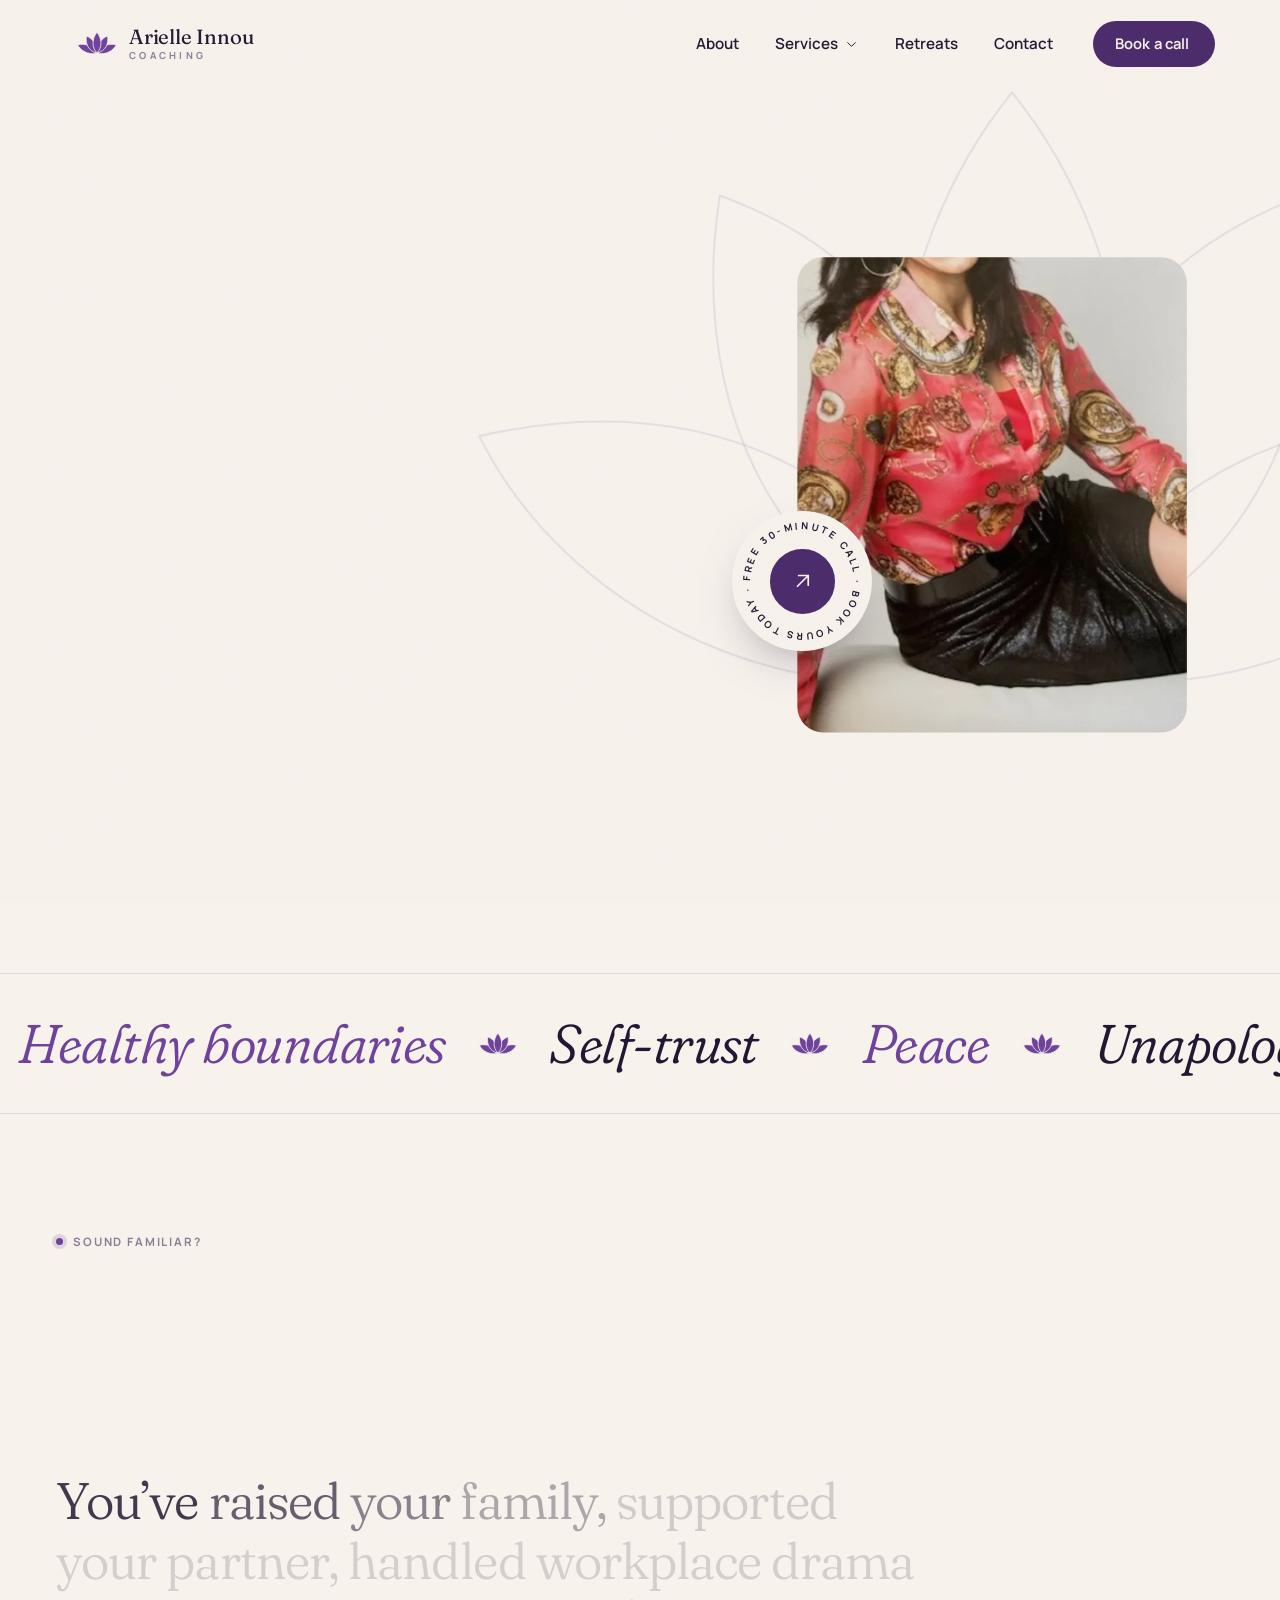
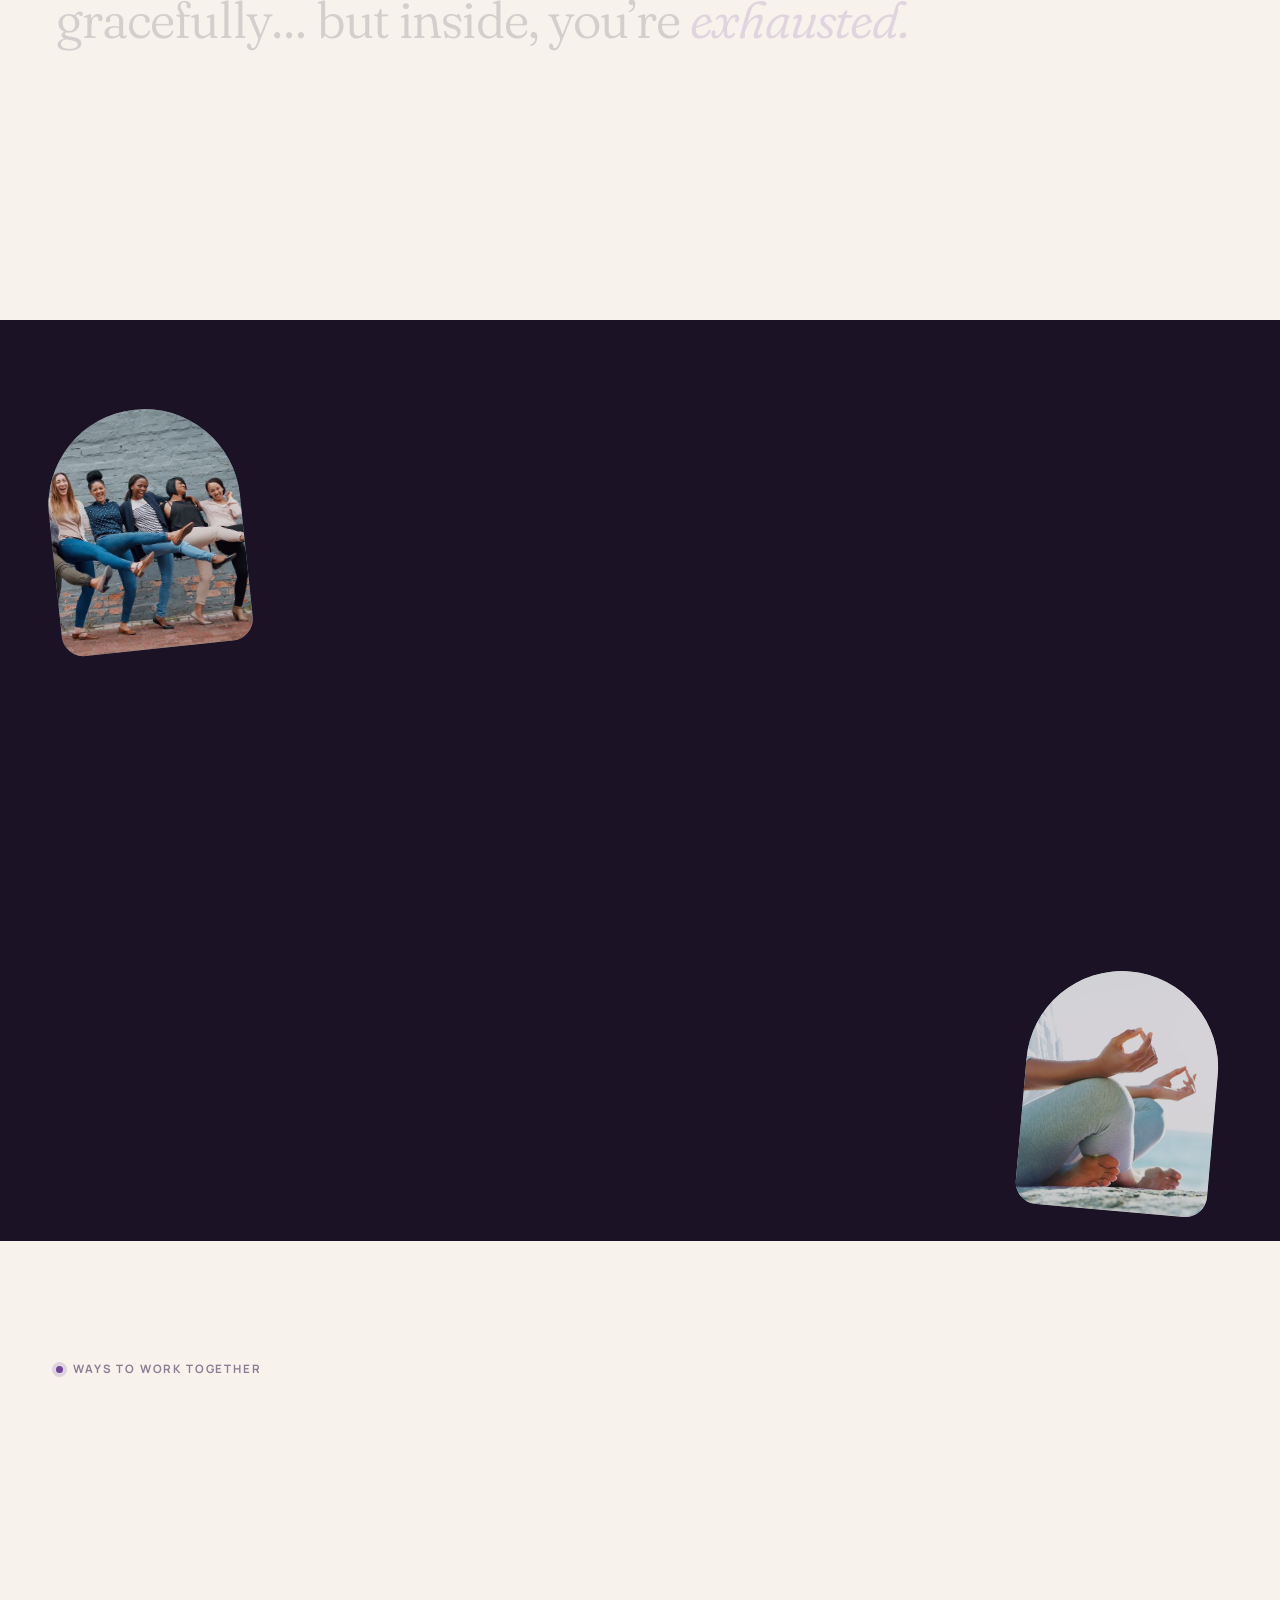
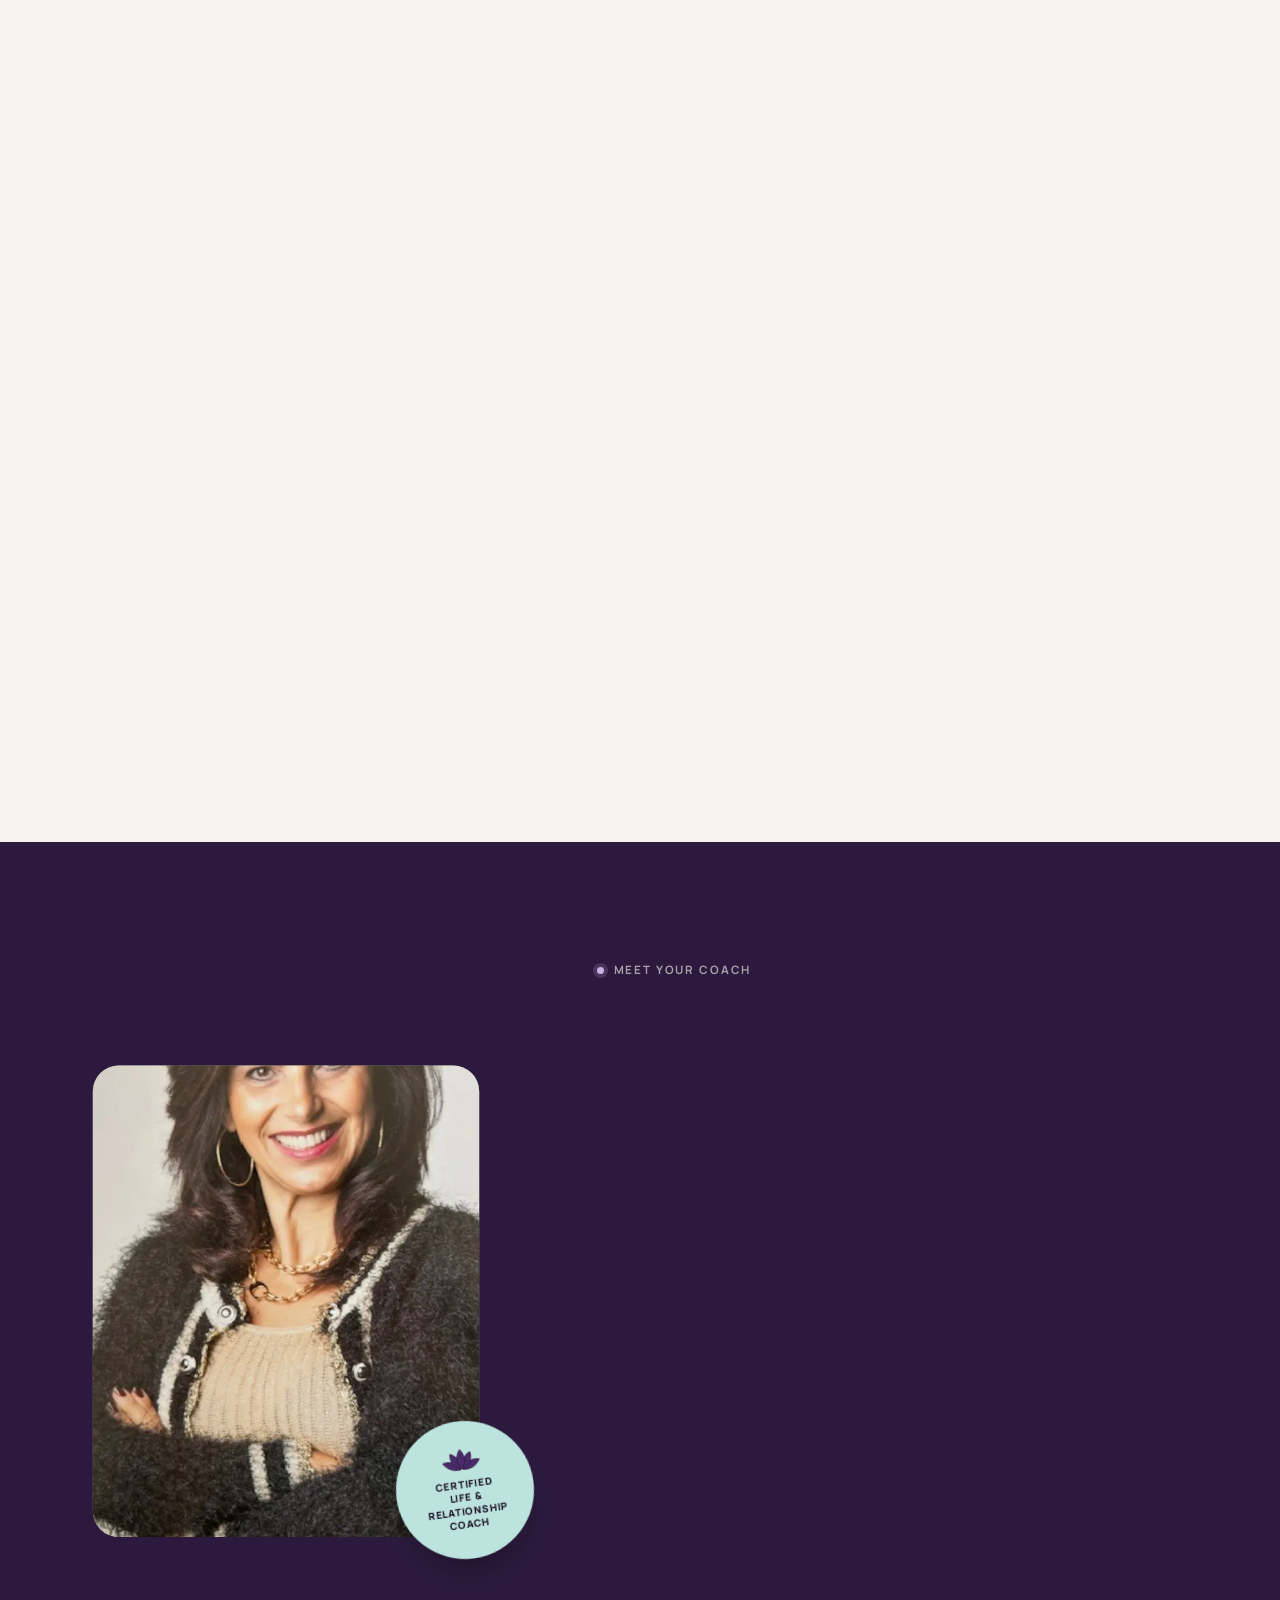
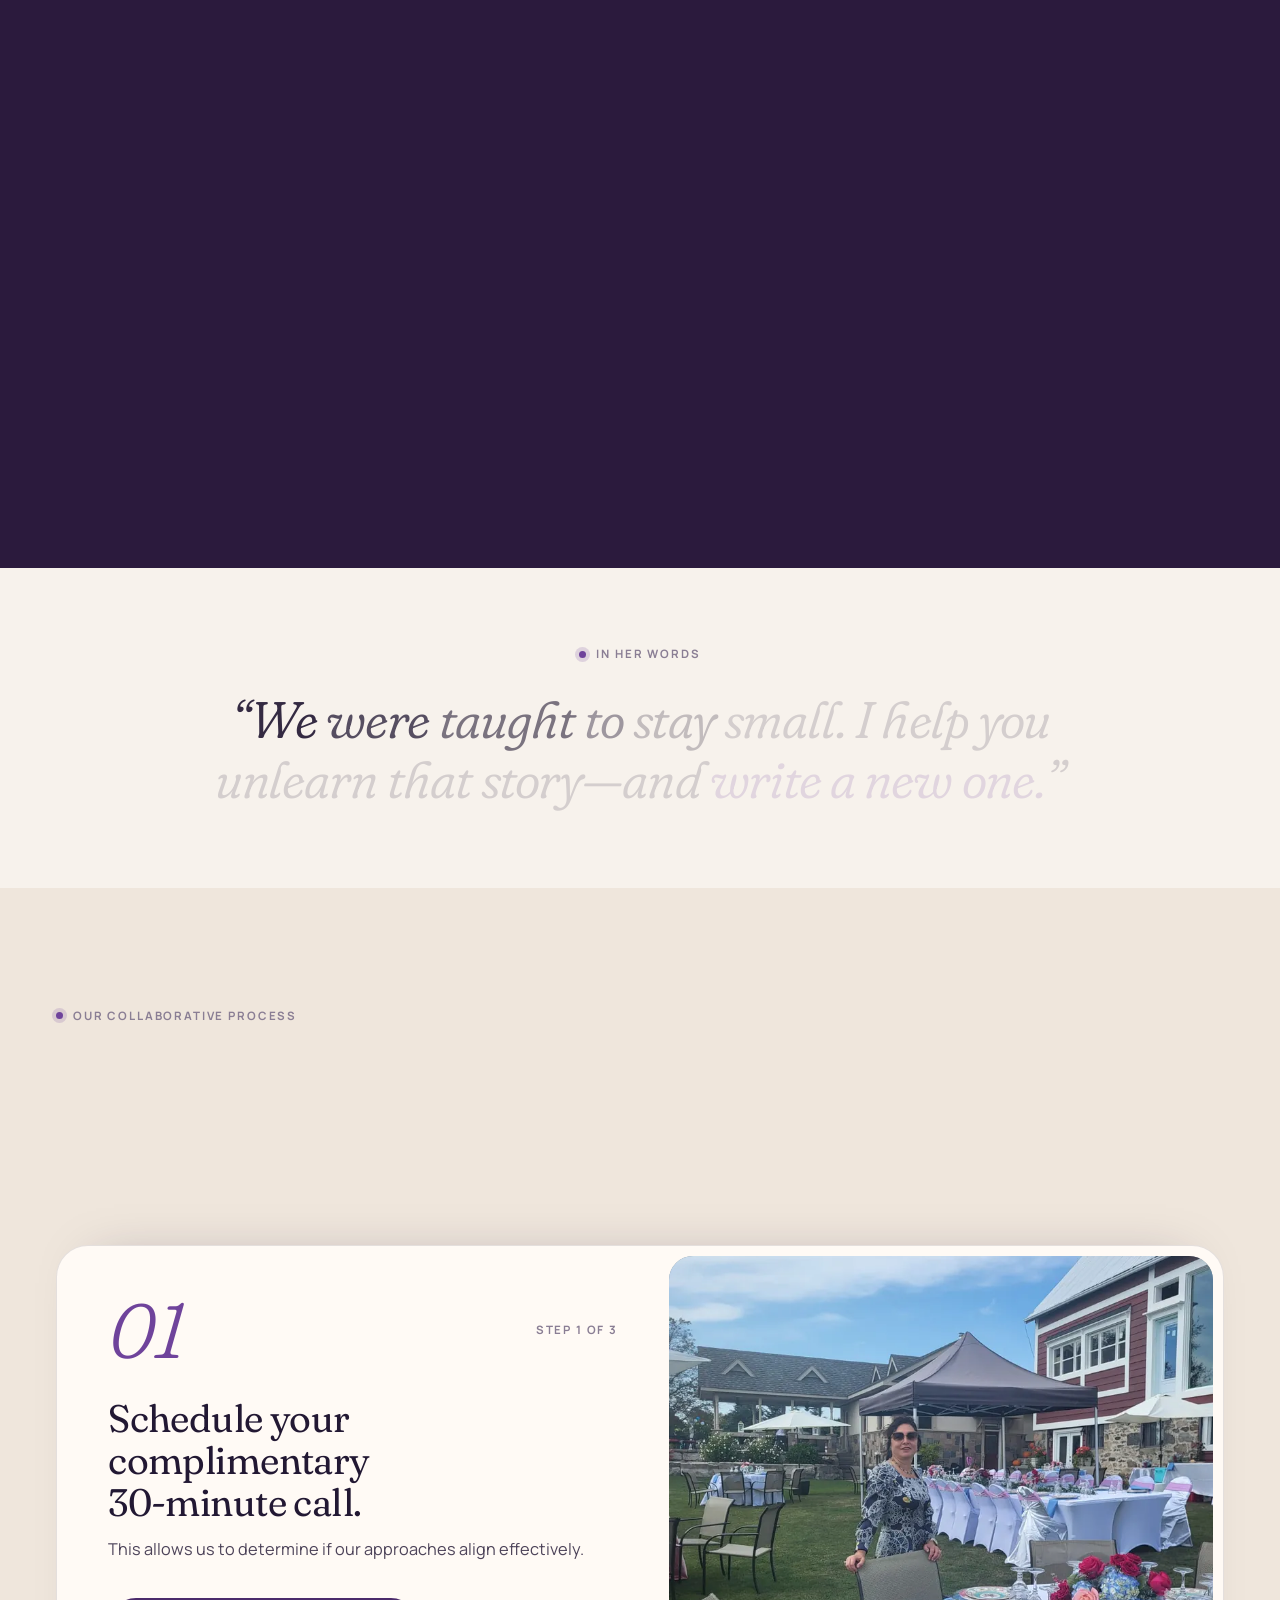
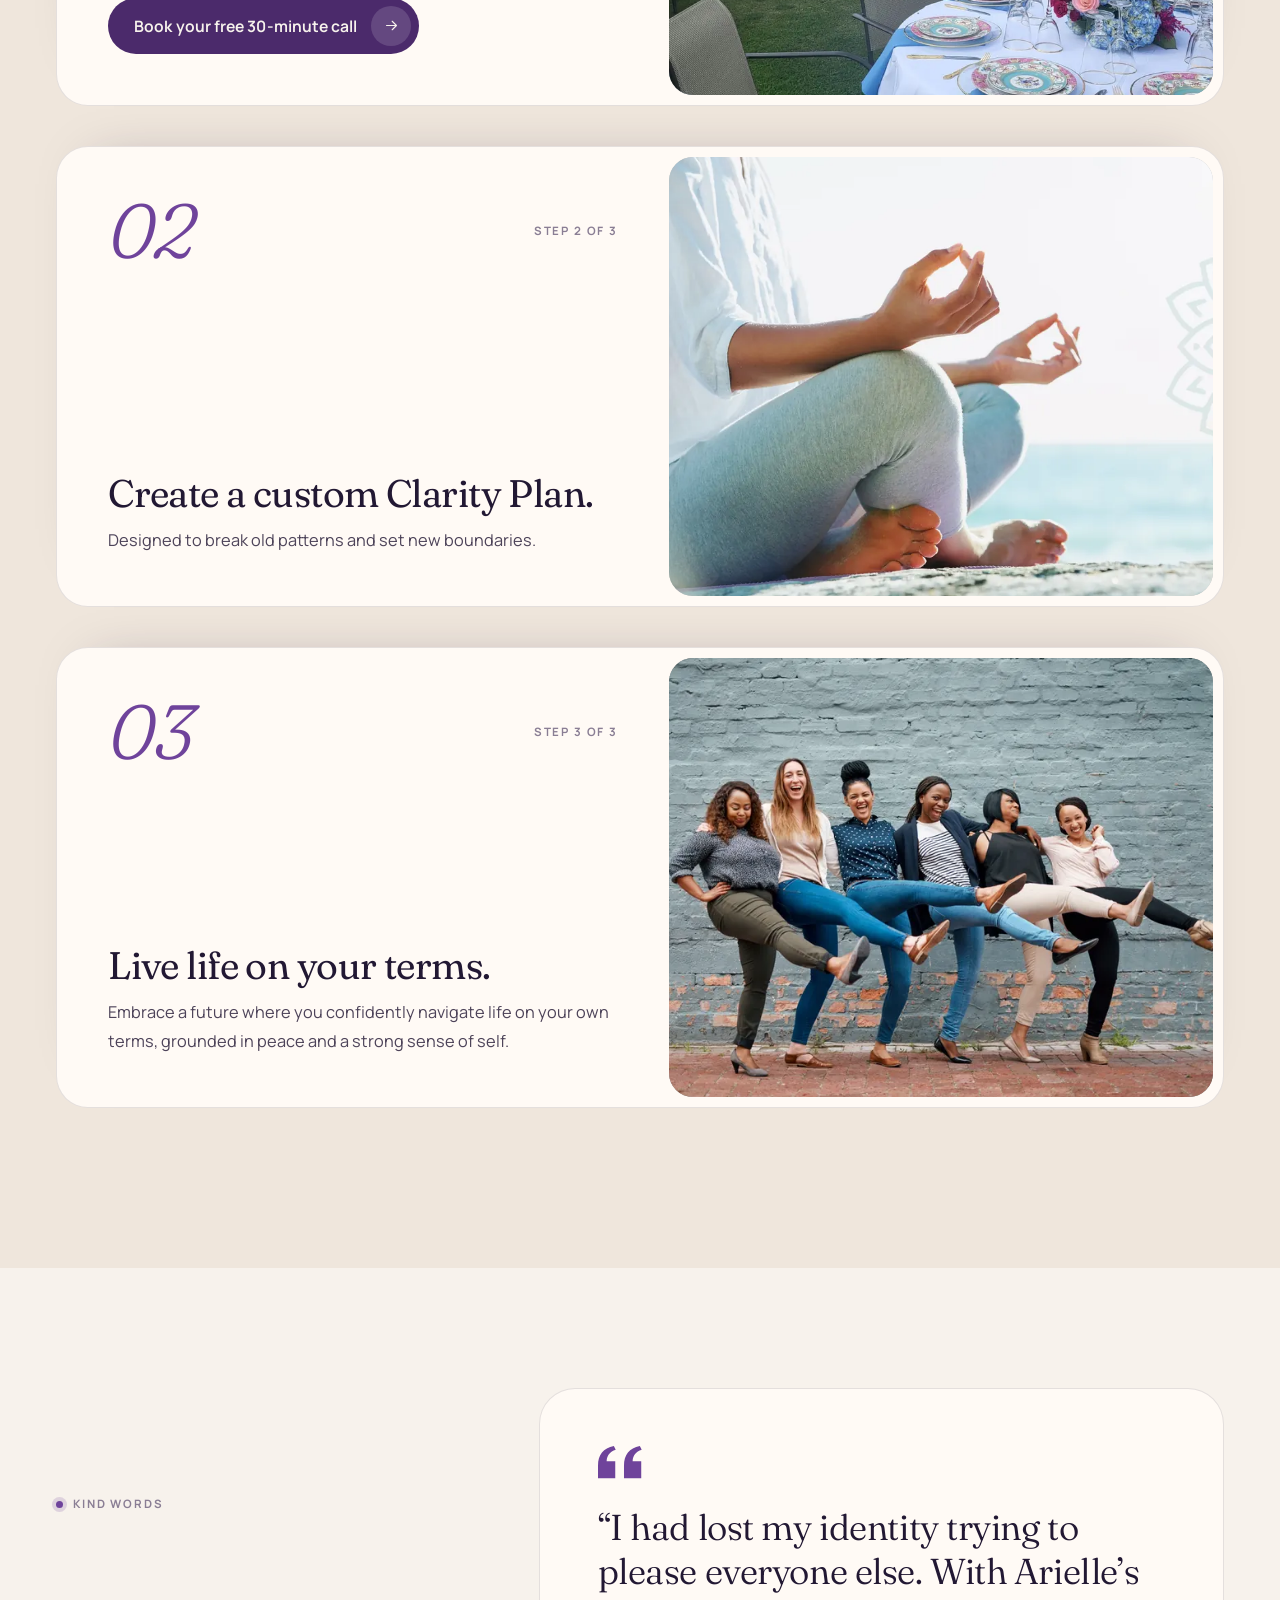
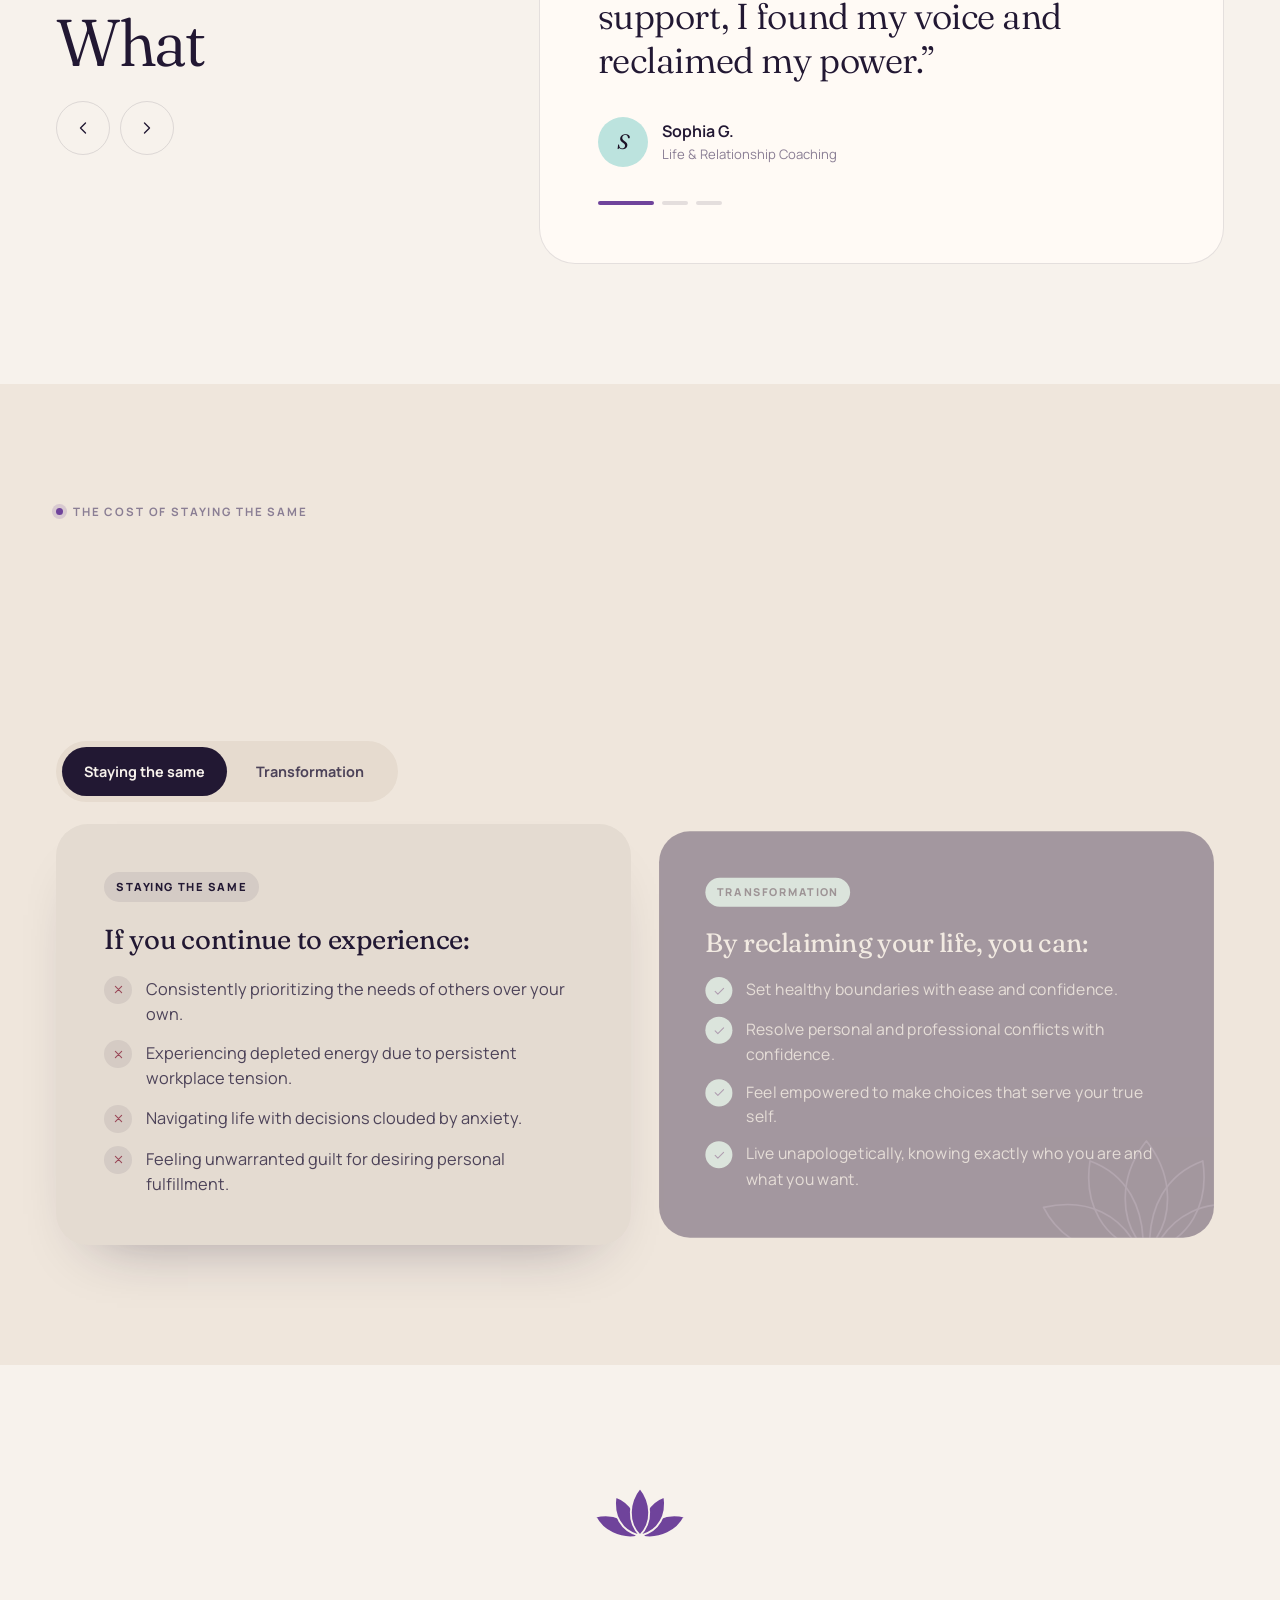
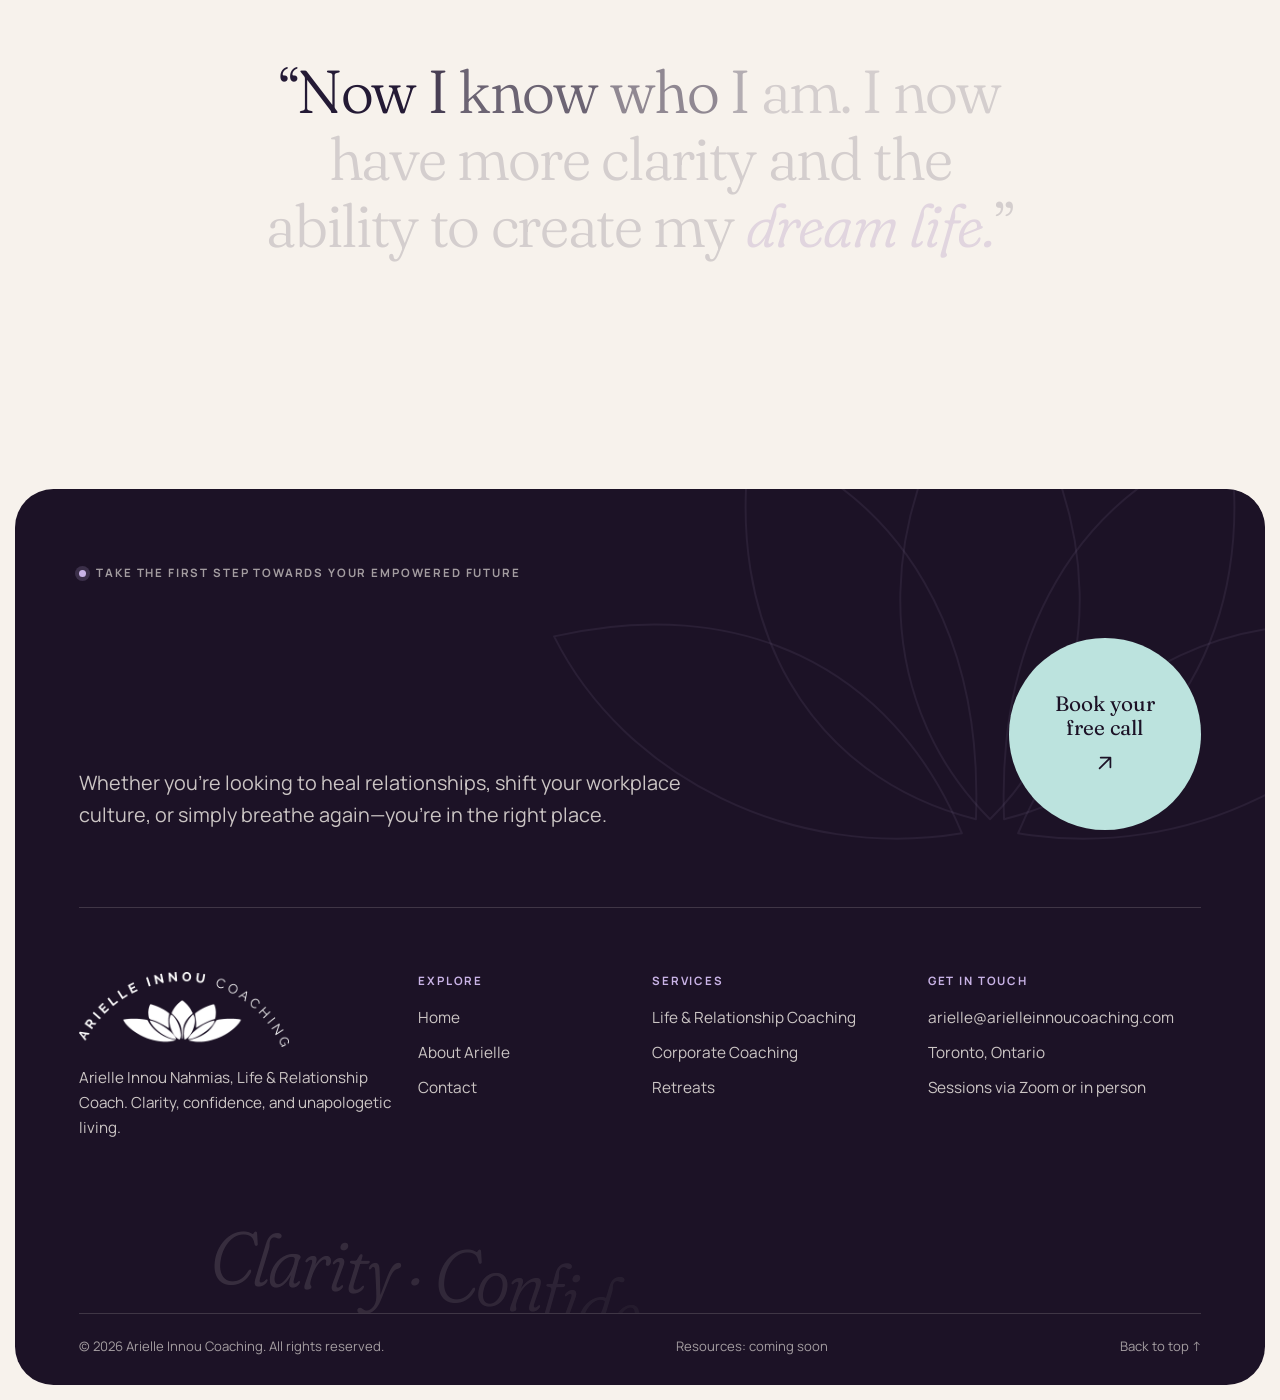
<file: index.html>
<!doctype html>
<html lang="en">
<!-- editor:edited -->
<head>
<meta charset="utf-8">
<meta name="site-version" content="vmvhq8ttt">
<meta name="viewport" content="width=device-width, initial-scale=1, viewport-fit=cover">
<title>Arielle Innou Coaching — Life & Relationship Coach, Toronto</title>
<meta name="description" content="Clear, confident, and in control again. Life, relationship and corporate coaching, plus restorative retreats, with certified coach Arielle Innou Nahmias.">
<link rel="canonical" href="https://arielleinnoucoaching.codebunny.net/">
<meta name="theme-color" content="#f7f2ec">
<meta property="og:type" content="website">
<meta property="og:site_name" content="Arielle Innou Coaching">
<meta property="og:title" content="Arielle Innou Coaching — Life & Relationship Coach, Toronto">
<meta property="og:description" content="Clear, confident, and in control again. Life, relationship and corporate coaching, plus restorative retreats, with certified coach Arielle Innou Nahmias.">
<meta property="og:url" content="https://arielleinnoucoaching.codebunny.net/">
<meta property="og:image" content="https://arielleinnoucoaching.codebunny.net/assets/img/og/home.jpg">
<meta property="og:image:width" content="1200">
<meta property="og:image:height" content="630">
<meta name="twitter:card" content="summary_large_image">
<meta name="twitter:image" content="https://arielleinnoucoaching.codebunny.net/assets/img/og/home.jpg">
<link rel="icon" href="assets/brand/favicon-48.png" sizes="48x48" type="image/png">
<link rel="icon" href="assets/brand/favicon.svg" type="image/svg+xml">
<link rel="apple-touch-icon" href="assets/brand/apple-touch-icon.png">
<link rel="manifest" href="site.webmanifest">
<link rel="preconnect" href="https://fonts.googleapis.com">
<link rel="preconnect" href="https://fonts.gstatic.com" crossorigin>
<link rel="stylesheet" href="https://fonts.googleapis.com/css2?family=Fraunces:ital,opsz,wght,SOFT@0,9..144,300..600,0..100;1,9..144,300..600,0..100&family=Manrope:wght@400;500;600;700&display=swap">
<link rel="stylesheet" href="assets/css/styles.css">
<link rel="stylesheet" href="assets/css/editor-global.css">
<style id="page-styles">#itkig{background-color:#a5897f;}#ir8wq{object-position:40% 14%;}#i0q761{background-color:#7e8385;}#ikmrhj{object-position:50% 40%;}#iwspiw{background-color:#c2c4c3;}#iercwq{object-position:42% 55%;}#i3a2qk{--d:0;}#ik3i9j{background-color:#946d48;}#ize05y{object-position:50% 30%;}#if267u{--d:1;}#imyg9f{background-color:#9c9ea3;}#ifbkyk{object-position:52% 28%;}#ismfyi{--d:2;}#ifeyju{background-color:#a39888;}#iufq08{object-position:50% 46%;}#ig3qiq{background-color:#8d8074;}#i5adsb{object-position:50% 24%;}#iz5gcc{--i:0;}#immc7w{background-color:#7d8d9e;}#iybo14{object-position:38% 42%;}#idofhx{--i:1;}#irv6qz{background-color:#c2c4c3;}#i61t34{object-position:42% 55%;}#iwf7me{--i:2;}#iwjqed{background-color:#7e8385;}#iriavi{object-position:50% 40%;}</style>
<script>try{var d=document.documentElement;d.classList.add("js");if(sessionStorage.getItem("ai-nav")){d.classList.add("is-entering");sessionStorage.removeItem("ai-nav")}else if(!sessionStorage.getItem("ai-seen")&&!matchMedia("(prefers-reduced-motion: reduce)").matches){d.classList.add("is-loading")}setTimeout(function(){d.classList.remove("is-loading","is-entering")},5000)}catch(e){}</script>
<script type="application/ld+json">{"@context": "https://schema.org", "@type": "ProfessionalService", "name": "Arielle Innou Coaching", "url": "https://arielleinnoucoaching.codebunny.net/", "image": "https://arielleinnoucoaching.codebunny.net/assets/img/og/home.jpg", "logo": "https://arielleinnoucoaching.codebunny.net/assets/brand/icon-512.png", "description": "Life, relationship and corporate coaching, plus restorative retreats, with Arielle Innou Nahmias in Toronto.", "email": "arielle@arielleinnoucoaching.com", "areaServed": ["Toronto", "Ontario", "Canada"], "address": {"@type": "PostalAddress", "addressLocality": "Toronto", "addressRegion": "ON", "addressCountry": "CA"}, "founder": {"@type": "Person", "name": "Arielle Innou Nahmias", "jobTitle": "Certified Life & Relationship Coach", "email": "mailto:arielle@arielleinnoucoaching.com", "image": "https://arielleinnoucoaching.codebunny.net/assets/img/arielle-portrait-1600.webp", "address": {"@type": "PostalAddress", "addressLocality": "Toronto", "addressRegion": "ON", "addressCountry": "CA"}}}</script>
</head>
<body>
<div class="preloader" aria-hidden="true">
  <div class="preloader__inner">
    <svg class="lotus preloader__lotus" viewBox="0 0 64 40" aria-hidden="true"><path d="M30 36C18 38 6 32 1 22C14 19 25 24 30 36Z" pathLength="1"/><path d="M34 36C46 38 58 32 63 22C50 19 39 24 34 36Z" pathLength="1"/><path d="M31 35C19 32 13 21 15 8C26 12 31.5 22 31 35Z" pathLength="1"/><path d="M33 35C45 32 51 21 49 8C38 12 32.5 22 33 35Z" pathLength="1"/><path d="M32 35C23 26 24 12 32 2C40 12 41 26 32 35Z" pathLength="1"/></svg>
    <p class="preloader__name"><span>Arielle Innou</span></p>
    <p class="preloader__words"><span>Clarity</span><span>Confidence</span><span>Connection</span></p>
  </div>
  <div class="preloader__bar"><span></span></div>
</div>
<div class="curtain" aria-hidden="true">
  <span class="curtain__layer curtain__layer--a"></span>
  <span class="curtain__layer curtain__layer--b"></span>
  <div class="curtain__inner">
    <svg class="lotus curtain__lotus" viewBox="0 0 64 40" aria-hidden="true"><path d="M30 36C18 38 6 32 1 22C14 19 25 24 30 36Z" pathLength="1"/><path d="M34 36C46 38 58 32 63 22C50 19 39 24 34 36Z" pathLength="1"/><path d="M31 35C19 32 13 21 15 8C26 12 31.5 22 31 35Z" pathLength="1"/><path d="M33 35C45 32 51 21 49 8C38 12 32.5 22 33 35Z" pathLength="1"/><path d="M32 35C23 26 24 12 32 2C40 12 41 26 32 35Z" pathLength="1"/></svg>
    <p class="curtain__brand"><span>Arielle Innou</span></p>
    <p class="curtain__to"><span class="curtain__rule"></span><span class="curtain__title" data-curtain-title>Coaching</span><span class="curtain__rule"></span></p>
  </div>
</div>
<script>try{var t=sessionStorage.getItem("ai-nav-title");if(t)document.querySelector("[data-curtain-title]").textContent=t}catch(e){}</script>
<div class="scroll-progress" aria-hidden="true"><span></span></div>
<div class="cursor" aria-hidden="true"><span class="cursor__ring"><span class="cursor__label"></span></span><span class="cursor__dot"></span></div>
<!-- editor:header -->
<a class="skip-link" href="#main">Skip to content</a>
<header class="site-header">
  <div class="site-header__inner">
    <a class="brand" href="index.html" aria-label="Arielle Innou Coaching, home"><svg class="lotus brand__mark" viewBox="0 0 64 40" aria-hidden="true"><path d="M30 36C18 38 6 32 1 22C14 19 25 24 30 36Z"/><path d="M34 36C46 38 58 32 63 22C50 19 39 24 34 36Z"/><path d="M31 35C19 32 13 21 15 8C26 12 31.5 22 31 35Z"/><path d="M33 35C45 32 51 21 49 8C38 12 32.5 22 33 35Z"/><path d="M32 35C23 26 24 12 32 2C40 12 41 26 32 35Z"/></svg><span class="brand__name">Arielle Innou<em>Coaching</em></span></a>
    <nav class="nav" aria-label="Primary">
      <ul class="nav__list">
        <li><a class="nav__link" href="about.html">About</a></li>
        <li class="nav__drop">
          <button class="nav__link nav__drop-toggle" type="button" aria-expanded="false" aria-controls="nav-services">Services <svg class="chev" viewBox="0 0 24 24" fill="none" stroke="currentColor" stroke-width="1.6" stroke-linecap="round" stroke-linejoin="round" aria-hidden="true"><path d="M6 9l6 6 6-6"/></svg></button>
          <div class="dropdown" id="nav-services"><ul class="dropdown__list"><li><a class="dropdown__item" href="life-relationship-coaching.html"><span class="dropdown__img" style="background-image:url(assets/img/new-chapter-800.webp);background-position:50% 30%"></span><span class="dropdown__text"><strong>Life & Relationship</strong><small>1:1 coaching for women in transition</small></span></a></li><li><a class="dropdown__item" href="corporate-coaching.html"><span class="dropdown__img" style="background-image:url(assets/img/leaders-800.webp);background-position:52% 28%"></span><span class="dropdown__text"><strong>Corporate Coaching</strong><small>Healthier, high-performing teams</small></span></a></li><li><a class="dropdown__item" href="retreats.html"><span class="dropdown__img" style="background-image:url(assets/img/sisterhood-800.webp);background-position:50% 46%"></span><span class="dropdown__text"><strong>Retreats</strong><small>Restorative stays in the Ontario countryside</small></span></a></li></ul>
            <a class="dropdown__cta" href="contact.html"><span>Not sure where to start? <strong>Book a free 30-minute call</strong></span><svg viewBox="0 0 24 24" fill="none" stroke="currentColor" stroke-width="1.6" stroke-linecap="round" stroke-linejoin="round" aria-hidden="true"><path d="M5 12h14M13 6l6 6-6 6"/></svg></a>
          </div>
        </li>
        <li><a class="nav__link" href="retreats.html">Retreats</a></li>
        <li><a class="nav__link" href="contact.html">Contact</a></li>
      </ul>
    </nav>
    <a class="btn btn--primary btn--sm header-cta" href="contact.html"><span class="btn__text">Book a call</span></a>
    <button class="menu-toggle" type="button" aria-expanded="false" aria-controls="mobile-menu" aria-label="Open menu">
      <span class="menu-toggle__label">Menu</span><span class="menu-toggle__bars" aria-hidden="true"><span></span><span></span></span>
    </button>
  </div>
</header>
<div class="mobile-menu" id="mobile-menu" aria-hidden="true">
  <svg class="lotus mobile-menu__lotus" viewBox="0 0 64 40" aria-hidden="true"><path d="M30 36C18 38 6 32 1 22C14 19 25 24 30 36Z"/><path d="M34 36C46 38 58 32 63 22C50 19 39 24 34 36Z"/><path d="M31 35C19 32 13 21 15 8C26 12 31.5 22 31 35Z"/><path d="M33 35C45 32 51 21 49 8C38 12 32.5 22 33 35Z"/><path d="M32 35C23 26 24 12 32 2C40 12 41 26 32 35Z"/></svg>
  <nav aria-label="Mobile"><ul class="mobile-menu__list"><li><a href="index.html" aria-current="page"><small>01</small><span>Home</span></a></li><li><a href="about.html"><small>02</small><span>About</span></a></li><li><a href="life-relationship-coaching.html"><small>03</small><span>Life &amp; Relationship</span></a></li><li><a href="corporate-coaching.html"><small>04</small><span>Corporate</span></a></li><li><a href="retreats.html"><small>05</small><span>Retreats</span></a></li><li><a href="contact.html"><small>06</small><span>Contact</span></a></li></ul></nav>
  <div class="mobile-menu__foot">
    <a class="btn btn--light btn--block" href="contact.html"><span class="btn__text">Book your free 30-minute call</span><span class="btn__icon"><svg viewBox="0 0 24 24" fill="none" stroke="currentColor" stroke-width="1.6" stroke-linecap="round" stroke-linejoin="round" aria-hidden="true"><path d="M5 12h14M13 6l6 6-6 6"/></svg></span></a>
    <p class="mobile-menu__meta"><a href="mailto:arielle@arielleinnoucoaching.com">arielle@arielleinnoucoaching.com</a><span>Toronto, Ontario</span></p>
  </div>
</div>
<!-- /editor:header -->
<main id="main">
<!-- editor:main -->
<section class="hero"><div aria-hidden="true" class="hero__bg"><svg viewBox="0 0 64 40" aria-hidden="true" class="lotus hero__lotus"><path d="M30 36C18 38 6 32 1 22C14 19 25 24 30 36Z"></path><path d="M34 36C46 38 58 32 63 22C50 19 39 24 34 36Z"></path><path d="M31 35C19 32 13 21 15 8C26 12 31.5 22 31 35Z"></path><path d="M33 35C45 32 51 21 49 8C38 12 32.5 22 33 35Z"></path><path d="M32 35C23 26 24 12 32 2C40 12 41 26 32 35Z"></path></svg></div><div class="container hero__grid"><div class="hero__copy"><span class="label label--dot reveal">Life &amp; Relationship Coach · Toronto</span><h1 data-lines="" class="display hero__title" id="i06ad">Clear, confident,<br>and <em>in control</em><br>again.</h1><p class="lede reveal">Life and relationship coaching for individuals and groups who feel emotionally drained, overwhelmed by life transitions.</p><div class="actions reveal"><a href="contact.html" class="btn btn--primary"><span class="btn__text">Book your free 30-minute call</span><span class="btn__icon"><svg viewBox="0 0 24 24" fill="none" stroke="currentColor" stroke-width="1.6" stroke-linecap="round" stroke-linejoin="round" aria-hidden="true"><path d="M5 12h14M13 6l6 6-6 6"></path></svg></span></a><a href="#services" class="link">Ways to work together <svg viewBox="0 0 24 24" fill="none" stroke="currentColor" stroke-width="1.6" stroke-linecap="round" stroke-linejoin="round" aria-hidden="true"><path d="M5 12h14M13 6l6 6-6 6"></path></svg></a></div></div><div class="hero__visual"><div aria-hidden="true" class="hero__halo"></div><div class="media arch hero__photo reveal-img" id="itkig"><img src="assets/img/arielle-seated-1600.webp" srcset="assets/img/arielle-seated-800.webp 800w, assets/img/arielle-seated-1600.webp 1030w" sizes="(min-width: 900px) 40vw, 86vw" width="1030" height="1356" alt="Arielle Innou Nahmias, smiling, seated in a red silk blouse" decoding="async" fetchpriority="high" id="ir8wq"></div><a href="contact.html" aria-label="Book your free 30-minute call" data-cursor="Book" class="badge"><svg viewBox="0 0 120 120" aria-hidden="true" class="badge__ring"><defs><path id="badge-path" d="M60 60m-47 0a47 47 0 1 1 94 0a47 47 0 1 1-94 0"></path></defs><text><textPath href="#badge-path" textLength="290" lengthAdjust="spacing">Free 30-minute call · Book yours today ·</textPath></text></svg><span class="badge__core"><svg viewBox="0 0 24 24" fill="none" stroke="currentColor" stroke-width="1.6" stroke-linecap="round" stroke-linejoin="round" aria-hidden="true"><path d="M7 17L17 7M8 7h9v9"></path></svg></span></a><figure class="hero__note reveal"><blockquote>“We were taught to stay small. I help you unlearn that story—and write a new one.”</blockquote><figcaption>Arielle Innou Nahmias</figcaption></figure></div></div><div class="container"><ul aria-label="Clarity, confidence, connection" class="pillars reveal"><li><small>01</small>Clarity</li><li><small>02</small>Confidence</li><li><small>03</small>Connection</li></ul></div></section><div aria-hidden="true" class="marquee"><div class="marquee__track"><span>Clarity</span><svg viewBox="0 0 64 40" aria-hidden="true" class="lotus marquee__mark"><path d="M30 36C18 38 6 32 1 22C14 19 25 24 30 36Z"></path><path d="M34 36C46 38 58 32 63 22C50 19 39 24 34 36Z"></path><path d="M31 35C19 32 13 21 15 8C26 12 31.5 22 31 35Z"></path><path d="M33 35C45 32 51 21 49 8C38 12 32.5 22 33 35Z"></path><path d="M32 35C23 26 24 12 32 2C40 12 41 26 32 35Z"></path></svg><span>Confidence</span><svg viewBox="0 0 64 40" aria-hidden="true" class="lotus marquee__mark"><path d="M30 36C18 38 6 32 1 22C14 19 25 24 30 36Z"></path><path d="M34 36C46 38 58 32 63 22C50 19 39 24 34 36Z"></path><path d="M31 35C19 32 13 21 15 8C26 12 31.5 22 31 35Z"></path><path d="M33 35C45 32 51 21 49 8C38 12 32.5 22 33 35Z"></path><path d="M32 35C23 26 24 12 32 2C40 12 41 26 32 35Z"></path></svg><span>Connection</span><svg viewBox="0 0 64 40" aria-hidden="true" class="lotus marquee__mark"><path d="M30 36C18 38 6 32 1 22C14 19 25 24 30 36Z"></path><path d="M34 36C46 38 58 32 63 22C50 19 39 24 34 36Z"></path><path d="M31 35C19 32 13 21 15 8C26 12 31.5 22 31 35Z"></path><path d="M33 35C45 32 51 21 49 8C38 12 32.5 22 33 35Z"></path><path d="M32 35C23 26 24 12 32 2C40 12 41 26 32 35Z"></path></svg><span>Healthy boundaries</span><svg viewBox="0 0 64 40" aria-hidden="true" class="lotus marquee__mark"><path d="M30 36C18 38 6 32 1 22C14 19 25 24 30 36Z"></path><path d="M34 36C46 38 58 32 63 22C50 19 39 24 34 36Z"></path><path d="M31 35C19 32 13 21 15 8C26 12 31.5 22 31 35Z"></path><path d="M33 35C45 32 51 21 49 8C38 12 32.5 22 33 35Z"></path><path d="M32 35C23 26 24 12 32 2C40 12 41 26 32 35Z"></path></svg><span>Self-trust</span><svg viewBox="0 0 64 40" aria-hidden="true" class="lotus marquee__mark"><path d="M30 36C18 38 6 32 1 22C14 19 25 24 30 36Z"></path><path d="M34 36C46 38 58 32 63 22C50 19 39 24 34 36Z"></path><path d="M31 35C19 32 13 21 15 8C26 12 31.5 22 31 35Z"></path><path d="M33 35C45 32 51 21 49 8C38 12 32.5 22 33 35Z"></path><path d="M32 35C23 26 24 12 32 2C40 12 41 26 32 35Z"></path></svg><span>Peace</span><svg viewBox="0 0 64 40" aria-hidden="true" class="lotus marquee__mark"><path d="M30 36C18 38 6 32 1 22C14 19 25 24 30 36Z"></path><path d="M34 36C46 38 58 32 63 22C50 19 39 24 34 36Z"></path><path d="M31 35C19 32 13 21 15 8C26 12 31.5 22 31 35Z"></path><path d="M33 35C45 32 51 21 49 8C38 12 32.5 22 33 35Z"></path><path d="M32 35C23 26 24 12 32 2C40 12 41 26 32 35Z"></path></svg><span>Unapologetic living</span><svg viewBox="0 0 64 40" aria-hidden="true" class="lotus marquee__mark"><path d="M30 36C18 38 6 32 1 22C14 19 25 24 30 36Z"></path><path d="M34 36C46 38 58 32 63 22C50 19 39 24 34 36Z"></path><path d="M31 35C19 32 13 21 15 8C26 12 31.5 22 31 35Z"></path><path d="M33 35C45 32 51 21 49 8C38 12 32.5 22 33 35Z"></path><path d="M32 35C23 26 24 12 32 2C40 12 41 26 32 35Z"></path></svg><span>Clarity</span><svg viewBox="0 0 64 40" aria-hidden="true" class="lotus marquee__mark"><path d="M30 36C18 38 6 32 1 22C14 19 25 24 30 36Z"></path><path d="M34 36C46 38 58 32 63 22C50 19 39 24 34 36Z"></path><path d="M31 35C19 32 13 21 15 8C26 12 31.5 22 31 35Z"></path><path d="M33 35C45 32 51 21 49 8C38 12 32.5 22 33 35Z"></path><path d="M32 35C23 26 24 12 32 2C40 12 41 26 32 35Z"></path></svg><span>Confidence</span><svg viewBox="0 0 64 40" aria-hidden="true" class="lotus marquee__mark"><path d="M30 36C18 38 6 32 1 22C14 19 25 24 30 36Z"></path><path d="M34 36C46 38 58 32 63 22C50 19 39 24 34 36Z"></path><path d="M31 35C19 32 13 21 15 8C26 12 31.5 22 31 35Z"></path><path d="M33 35C45 32 51 21 49 8C38 12 32.5 22 33 35Z"></path><path d="M32 35C23 26 24 12 32 2C40 12 41 26 32 35Z"></path></svg><span>Connection</span><svg viewBox="0 0 64 40" aria-hidden="true" class="lotus marquee__mark"><path d="M30 36C18 38 6 32 1 22C14 19 25 24 30 36Z"></path><path d="M34 36C46 38 58 32 63 22C50 19 39 24 34 36Z"></path><path d="M31 35C19 32 13 21 15 8C26 12 31.5 22 31 35Z"></path><path d="M33 35C45 32 51 21 49 8C38 12 32.5 22 33 35Z"></path><path d="M32 35C23 26 24 12 32 2C40 12 41 26 32 35Z"></path></svg><span>Healthy boundaries</span><svg viewBox="0 0 64 40" aria-hidden="true" class="lotus marquee__mark"><path d="M30 36C18 38 6 32 1 22C14 19 25 24 30 36Z"></path><path d="M34 36C46 38 58 32 63 22C50 19 39 24 34 36Z"></path><path d="M31 35C19 32 13 21 15 8C26 12 31.5 22 31 35Z"></path><path d="M33 35C45 32 51 21 49 8C38 12 32.5 22 33 35Z"></path><path d="M32 35C23 26 24 12 32 2C40 12 41 26 32 35Z"></path></svg><span>Self-trust</span><svg viewBox="0 0 64 40" aria-hidden="true" class="lotus marquee__mark"><path d="M30 36C18 38 6 32 1 22C14 19 25 24 30 36Z"></path><path d="M34 36C46 38 58 32 63 22C50 19 39 24 34 36Z"></path><path d="M31 35C19 32 13 21 15 8C26 12 31.5 22 31 35Z"></path><path d="M33 35C45 32 51 21 49 8C38 12 32.5 22 33 35Z"></path><path d="M32 35C23 26 24 12 32 2C40 12 41 26 32 35Z"></path></svg><span>Peace</span><svg viewBox="0 0 64 40" aria-hidden="true" class="lotus marquee__mark"><path d="M30 36C18 38 6 32 1 22C14 19 25 24 30 36Z"></path><path d="M34 36C46 38 58 32 63 22C50 19 39 24 34 36Z"></path><path d="M31 35C19 32 13 21 15 8C26 12 31.5 22 31 35Z"></path><path d="M33 35C45 32 51 21 49 8C38 12 32.5 22 33 35Z"></path><path d="M32 35C23 26 24 12 32 2C40 12 41 26 32 35Z"></path></svg><span>Unapologetic living</span><svg viewBox="0 0 64 40" aria-hidden="true" class="lotus marquee__mark"><path d="M30 36C18 38 6 32 1 22C14 19 25 24 30 36Z"></path><path d="M34 36C46 38 58 32 63 22C50 19 39 24 34 36Z"></path><path d="M31 35C19 32 13 21 15 8C26 12 31.5 22 31 35Z"></path><path d="M33 35C45 32 51 21 49 8C38 12 32.5 22 33 35Z"></path><path d="M32 35C23 26 24 12 32 2C40 12 41 26 32 35Z"></path></svg></div></div><section id="story" class="section"><div class="container"><div class="head head--split"><div class="head__title"><span class="label label--dot">Sound familiar?</span><h2 data-lines="" class="h-xl">It’s not too late to find out<br>who you <em>really</em> are.</h2></div><p class="lede reveal">And learn to live life on your terms.</p></div><p data-scrub-words="" class="statement mt-xl">You’ve raised your family, supported your partner, handled workplace drama gracefully… but inside, you’re <em>exhausted.</em></p><div class="cols-2 mt-xl"><p class="body reveal">You’ve been in a routine, but you’re feeling a void. And despite your best efforts—self-help books, late-night journaling—you still feel unheard, unfulfilled, and unsure how to move forward.</p><p class="body reveal">The relationships around you—at home, with friends, at work, and even with yourself—feel strained or confusing. Toxic relationships take a toll and drain you of all your energy.</p></div></div></section><section class="section section--night question"><div aria-hidden="true" class="question__float question__float--a"><div class="media arch" id="i0q761"><img src="assets/img/women-joy-1600.webp" srcset="assets/img/women-joy-800.webp 800w, assets/img/women-joy-1600.webp 1600w" sizes="20vw" width="1600" height="1067" alt="" role="presentation" loading="lazy" decoding="async" id="ikmrhj"></div></div><div aria-hidden="true" class="question__float question__float--b"><div class="media arch" id="iwspiw"><img src="assets/img/meditation-1600.webp" srcset="assets/img/meditation-800.webp 800w, assets/img/meditation-1600.webp 1600w" sizes="18vw" width="1600" height="1423" alt="" role="presentation" loading="lazy" decoding="async" id="iercwq"></div></div><div class="container question__inner"><p class="label label--light reveal">And maybe the hardest question of all is quietly echoing in the back of your mind</p><p data-lines="" class="question__q">“Who am<br><em>I now?”</em></p><p class="lede reveal">You’ve given so much to others. And all that negative energy is pulling you down.</p><div class="question__nots"><p class="question__not reveal">You’re not broken.</p><p class="question__not reveal">You’re not lost.</p></div><p class="h-md question__chapter reveal">You’re just in a new chapter, and you haven’t had the tools, space, or support to rediscover <em>you.</em></p><div class="actions actions--center reveal"><a href="contact.html" class="btn btn--light"><span class="btn__text">Book your free 30-minute call</span><span class="btn__icon"><svg viewBox="0 0 24 24" fill="none" stroke="currentColor" stroke-width="1.6" stroke-linecap="round" stroke-linejoin="round" aria-hidden="true"><path d="M5 12h14M13 6l6 6-6 6"></path></svg></span></a></div></div></section><section id="services" class="section"><div class="container"><div class="head head--split"><div class="head__title"><span class="label label--dot">Ways to work together</span><h2 data-lines="" class="h-xl">It’s time to make yourself<br>a priority, <em>without the guilt.</em></h2></div><p class="lede reveal">Private coaching, team coaching and restorative retreats, each grounded in the same belief: transformative change begins within.</p></div><div class="svc-grid"><a href="life-relationship-coaching.html" data-cursor="Explore" class="svc-card reveal" id="i3a2qk"><div class="media svc-card__media" id="ik3i9j"><img src="assets/img/new-chapter-1600.webp" srcset="assets/img/new-chapter-800.webp 800w, assets/img/new-chapter-1600.webp 1500w" sizes="(min-width: 1024px) 31vw, (min-width: 700px) 50vw, 92vw" width="1500" height="2200" alt="A woman laughing as she reads a message on her phone" loading="lazy" decoding="async" id="ize05y"></div><div class="svc-card__body"><div class="svc-card__top"><span class="svc-card__num">01</span><span class="pill">For individuals</span></div><h3 class="h-lg">Life &amp; Relationship <em>Coaching</em></h3><p>1:1 coaching for women in transition: reclaim your identity, rewrite old stories, and build boundaries that protect your peace.</p><span class="svc-card__go">Explore <svg viewBox="0 0 24 24" fill="none" stroke="currentColor" stroke-width="1.6" stroke-linecap="round" stroke-linejoin="round" aria-hidden="true"><path d="M5 12h14M13 6l6 6-6 6"></path></svg></span></div></a><a href="corporate-coaching.html" data-cursor="Explore" class="svc-card reveal" id="if267u"><div class="media svc-card__media" id="imyg9f"><img src="assets/img/leaders-1600.webp" srcset="assets/img/leaders-800.webp 800w, assets/img/leaders-1600.webp 1600w" sizes="(min-width: 1024px) 31vw, (min-width: 700px) 50vw, 92vw" width="1600" height="1067" alt="Three smiling professional women at a meeting table" loading="lazy" decoding="async" id="ifbkyk"></div><div class="svc-card__body"><div class="svc-card__top"><span class="svc-card__num">02</span><span class="pill">For leaders &amp; teams</span></div><h3 class="h-lg">Corporate <em>Coaching</em></h3><p>Empowered teams. Clear communication. A workplace that works, for dental offices, healthcare providers and growing businesses.</p><span class="svc-card__go">Explore <svg viewBox="0 0 24 24" fill="none" stroke="currentColor" stroke-width="1.6" stroke-linecap="round" stroke-linejoin="round" aria-hidden="true"><path d="M5 12h14M13 6l6 6-6 6"></path></svg></span></div></a><a href="retreats.html" data-cursor="Explore" class="svc-card reveal" id="ismfyi"><div class="media svc-card__media" id="ifeyju"><img src="assets/img/sisterhood-1600.webp" srcset="assets/img/sisterhood-800.webp 800w, assets/img/sisterhood-1600.webp 1600w" sizes="(min-width: 1024px) 31vw, (min-width: 700px) 50vw, 92vw" width="1600" height="1067" alt="Women in flowing dresses with arms around each other, facing the landscape" loading="lazy" decoding="async" id="iufq08"></div><div class="svc-card__body"><div class="svc-card__top"><span class="svc-card__num">03</span><span class="pill">For individuals &amp; groups</span></div><h3 class="h-lg">Transformative <em>Retreats</em></h3><p>Step away from the demands of daily life into a safe, nurturing sanctuary in the Ontario countryside.</p><span class="svc-card__go">Explore <svg viewBox="0 0 24 24" fill="none" stroke="currentColor" stroke-width="1.6" stroke-linecap="round" stroke-linejoin="round" aria-hidden="true"><path d="M5 12h14M13 6l6 6-6 6"></path></svg></span></div></a></div></div></section><section class="section section--plum meet"><div class="container meet__grid"><div class="meet__visual"><div class="media arch reveal-img" id="ig3qiq"><img src="assets/img/arielle-portrait-1600.webp" srcset="assets/img/arielle-portrait-800.webp 800w, assets/img/arielle-portrait-1600.webp 922w" sizes="(min-width: 900px) 38vw, 90vw" width="922" height="1232" alt="Arielle Innou Nahmias with her arms crossed, smiling" loading="lazy" decoding="async" id="i5adsb"></div><div aria-hidden="true" class="meet__seal"><svg viewBox="0 0 64 40" aria-hidden="true" class="lotus meet__seal-lotus"><path d="M30 36C18 38 6 32 1 22C14 19 25 24 30 36Z"></path><path d="M34 36C46 38 58 32 63 22C50 19 39 24 34 36Z"></path><path d="M31 35C19 32 13 21 15 8C26 12 31.5 22 31 35Z"></path><path d="M33 35C45 32 51 21 49 8C38 12 32.5 22 33 35Z"></path><path d="M32 35C23 26 24 12 32 2C40 12 41 26 32 35Z"></path></svg><span>Certified<br>Life &amp; Relationship<br>Coach</span></div></div><div class="meet__copy"><span class="label label--dot label--light">Meet your coach</span><h2 data-lines="" class="h-xl">Meet Arielle<br><em>Innou Nahmias.</em></h2><ul class="chips reveal"><li>Certified Life &amp; Relationship Coach</li><li>Empath</li><li>Multilingual</li><li>Woman who’s walked your path</li></ul><p class="lede reveal">I know what feeling invisible, stuck, and misunderstood is like. I’ve been there—navigating identity, expectations, and survival in a world that didn’t always make space for me.</p><div class="hats reveal"><p class="label label--light">I’ve worn many hats</p><ol class="hats__list"><li>Fashion designer</li><li>Real estate agent</li><li>Corporate leader</li><li>25 years in dental: manager, marketing expert &amp; HR coordinator</li></ol></div><p class="body reveal">Along the way, I’ve worked with people from all walks of life. That diversity has deepened my empathy, sharpened my intuition, and reinforced one truth again and again:</p><p class="meet__truth reveal">We were not taught to put our needs first. <em>But we can learn.</em></p><p class="body reveal">I learned the language of people—the unspoken conflicts, the cultural nuances, the unhealed patterns that shape how we show up in the world. I became a certified life and relationship coach—not because I had all the answers, but because I had finally found the clarity to guide others toward their own.</p><div class="actions reveal"><a href="about.html" class="btn btn--light"><span class="btn__text">Read Arielle’s story</span><span class="btn__icon"><svg viewBox="0 0 24 24" fill="none" stroke="currentColor" stroke-width="1.6" stroke-linecap="round" stroke-linejoin="round" aria-hidden="true"><path d="M5 12h14M13 6l6 6-6 6"></path></svg></span></a></div></div></div></section><section class="section section--tight statement--quote"><div class="container"><div class="statement__kicker"><span class="label label--dot">In her words</span></div><p data-scrub-words="" class="statement">“We were taught to stay small. I help you unlearn that story—and <em>write a new one.</em>”</p></div></section><section id="process" class="section section--sand"><div class="container"><div class="head head--split"><div class="head__title"><span class="label label--dot">Our collaborative process</span><h2 data-lines="" class="h-xl">Your path to clarity<br>and confidence <em>starts here.</em></h2></div><p class="lede reveal">Three simple steps, at your pace. The first one is free.</p></div><div data-stack="" class="steps"><article class="step-card" id="iz5gcc"><div class="step-card__text"><div class="step-card__top"><span class="step-card__num">01</span><span class="label">Step 1 of 3</span></div><div><h3 class="h-lg">Schedule your complimentary 30-minute call.</h3><p class="body mt-s">This allows us to determine if our approaches align effectively.</p></div><a href="contact.html" class="btn btn--primary"><span class="btn__text">Book your free 30-minute call</span><span class="btn__icon"><svg viewBox="0 0 24 24" fill="none" stroke="currentColor" stroke-width="1.6" stroke-linecap="round" stroke-linejoin="round" aria-hidden="true"><path d="M5 12h14M13 6l6 6-6 6"></path></svg></span></a></div><div class="media step-card__media" id="immc7w"><img src="assets/img/arielle-garden-1600.webp" srcset="assets/img/arielle-garden-800.webp 800w, assets/img/arielle-garden-1600.webp 1200w" sizes="(min-width: 900px) 45vw, 100vw" width="1200" height="1600" alt="" role="presentation" loading="lazy" decoding="async" id="iybo14"></div><span aria-hidden="true" class="step-card__shade"></span></article><article class="step-card" id="idofhx"><div class="step-card__text"><div class="step-card__top"><span class="step-card__num">02</span><span class="label">Step 2 of 3</span></div><div><h3 class="h-lg">Create a custom Clarity Plan.</h3><p class="body mt-s">Designed to break old patterns and set new boundaries.</p></div></div><div class="media step-card__media" id="irv6qz"><img src="assets/img/meditation-1600.webp" srcset="assets/img/meditation-800.webp 800w, assets/img/meditation-1600.webp 1600w" sizes="(min-width: 900px) 45vw, 100vw" width="1600" height="1423" alt="" role="presentation" loading="lazy" decoding="async" id="i61t34"></div><span aria-hidden="true" class="step-card__shade"></span></article><article class="step-card" id="iwf7me"><div class="step-card__text"><div class="step-card__top"><span class="step-card__num">03</span><span class="label">Step 3 of 3</span></div><div><h3 class="h-lg">Live life on your terms.</h3><p class="body mt-s">Embrace a future where you confidently navigate life on your own terms, grounded in peace and a strong sense of self.</p></div></div><div class="media step-card__media" id="iwjqed"><img src="assets/img/women-joy-1600.webp" srcset="assets/img/women-joy-800.webp 800w, assets/img/women-joy-1600.webp 1600w" sizes="(min-width: 900px) 45vw, 100vw" width="1600" height="1067" alt="" role="presentation" loading="lazy" decoding="async" id="iriavi"></div><span aria-hidden="true" class="step-card__shade"></span></article></div></div></section><section class="section testimonials"><div class="container"><div class="testimonials__grid"><div class="testimonials__aside"><span class="label label--dot">Kind words</span><h2 data-lines="" class="h-xl">What clients <em>say.</em></h2><div class="t-controls"><button type="button" data-t-prev="" aria-label="Previous testimonial" class="t-arrow"><svg viewBox="0 0 24 24" fill="none" stroke="currentColor" stroke-width="1.6" stroke-linecap="round" stroke-linejoin="round" aria-hidden="true"><path d="M15 6l-6 6 6 6"></path></svg></button><button type="button" data-t-next="" aria-label="Next testimonial" class="t-arrow"><svg viewBox="0 0 24 24" fill="none" stroke="currentColor" stroke-width="1.6" stroke-linecap="round" stroke-linejoin="round" aria-hidden="true"><path d="M9 6l6 6-6 6"></path></svg></button></div></div><div data-slider="" aria-roledescription="carousel" aria-label="Client testimonials" class="t-slider"><svg viewBox="0 0 40 28" fill="currentColor" aria-hidden="true" class="qmark"><path d="M0 28V17.2C0 7.6 4.6 1.9 13.8 0l1.6 3.3C10.3 5 7.8 8.3 7.5 13.2H15V28H0zm22.6 0V17.2C22.6 7.6 27.2 1.9 36.4 0L38 3.3c-5.1 1.7-7.6 5-7.9 9.9h7.5V28h-15z"></path></svg><div class="t-track"><figure aria-roledescription="slide" aria-label="1 of 3" class="t-slide"><blockquote><p>“I had lost my identity trying to please everyone else. With Arielle’s support, I found my voice and reclaimed my power.”</p></blockquote><figcaption><span aria-hidden="true" class="t-avatar">S</span><span><strong>Sophia G.</strong><small>Life &amp; Relationship Coaching</small></span></figcaption></figure><figure aria-roledescription="slide" aria-label="2 of 3" class="t-slide"><blockquote><p>“Arielle’s coaching gave me the confidence to trust my instincts and make bold decisions. My life has completely changed.”</p></blockquote><figcaption><span aria-hidden="true" class="t-avatar">C</span><span><strong>Caroline L.</strong><small>Life &amp; Relationship Coaching</small></span></figcaption></figure><figure aria-roledescription="slide" aria-label="3 of 3" class="t-slide"><blockquote><p>“She didn’t try to ‘fix’ me—she helped me remember who I really am.”</p></blockquote><figcaption><span aria-hidden="true" class="t-avatar">D</span><span><strong>Denise A.</strong><small>Life &amp; Relationship Coaching</small></span></figcaption></figure></div><div class="t-dots"><button type="button" aria-label="Show testimonial 1" class="t-dot"></button><button type="button" aria-label="Show testimonial 2" class="t-dot"></button><button type="button" aria-label="Show testimonial 3" class="t-dot"></button></div></div></div></div></section><section class="section section--sand"><div class="container"><div class="head head--split"><div class="head__title"><span class="label label--dot">The cost of staying the same</span><h2 data-lines="" class="h-xl">Or the power<br>of <em>transformation.</em></h2></div><p class="lede reveal">Tap between the two. Only one of them is a future you have to accept.</p></div><div data-contrast="" class="contrast"><div role="tablist" aria-label="Compare" class="contrast__switch"><button type="button" role="tab" aria-selected="false" data-side="cost">Staying the same</button><button type="button" role="tab" aria-selected="true" data-side="power">Transformation</button><span aria-hidden="true" class="contrast__pill"></span></div><div data-active="power" class="contrast__panels"><div role="tabpanel" data-panel="cost" class="contrast__panel contrast__panel--cost"><span class="contrast__tag">Staying the same</span><h3 class="h-md">If you continue to experience:</h3><ul class="ticks ticks--cross"><li><span class="ticks__ic"><svg viewBox="0 0 24 24" fill="none" stroke="currentColor" stroke-width="1.8" stroke-linecap="round" stroke-linejoin="round" aria-hidden="true"><path d="M7 7l10 10M17 7L7 17"></path></svg></span><span>Consistently prioritizing the needs of others over your own.</span></li><li><span class="ticks__ic"><svg viewBox="0 0 24 24" fill="none" stroke="currentColor" stroke-width="1.8" stroke-linecap="round" stroke-linejoin="round" aria-hidden="true"><path d="M7 7l10 10M17 7L7 17"></path></svg></span><span>Experiencing depleted energy due to persistent workplace tension.</span></li><li><span class="ticks__ic"><svg viewBox="0 0 24 24" fill="none" stroke="currentColor" stroke-width="1.8" stroke-linecap="round" stroke-linejoin="round" aria-hidden="true"><path d="M7 7l10 10M17 7L7 17"></path></svg></span><span>Navigating life with decisions clouded by anxiety.</span></li><li><span class="ticks__ic"><svg viewBox="0 0 24 24" fill="none" stroke="currentColor" stroke-width="1.8" stroke-linecap="round" stroke-linejoin="round" aria-hidden="true"><path d="M7 7l10 10M17 7L7 17"></path></svg></span><span>Feeling unwarranted guilt for desiring personal fulfillment.</span></li></ul></div><div role="tabpanel" data-panel="power" class="contrast__panel contrast__panel--power"><span class="contrast__tag">Transformation</span><h3 class="h-md">By reclaiming your life, you can:</h3><ul class="ticks ticks--check"><li><span class="ticks__ic"><svg viewBox="0 0 24 24" fill="none" stroke="currentColor" stroke-width="1.8" stroke-linecap="round" stroke-linejoin="round" aria-hidden="true"><path d="M5 12.5l4.5 4.5L19 7.5"></path></svg></span><span>Set healthy boundaries with ease and confidence.</span></li><li><span class="ticks__ic"><svg viewBox="0 0 24 24" fill="none" stroke="currentColor" stroke-width="1.8" stroke-linecap="round" stroke-linejoin="round" aria-hidden="true"><path d="M5 12.5l4.5 4.5L19 7.5"></path></svg></span><span>Resolve personal and professional conflicts with confidence.</span></li><li><span class="ticks__ic"><svg viewBox="0 0 24 24" fill="none" stroke="currentColor" stroke-width="1.8" stroke-linecap="round" stroke-linejoin="round" aria-hidden="true"><path d="M5 12.5l4.5 4.5L19 7.5"></path></svg></span><span>Feel empowered to make choices that serve your true self.</span></li><li><span class="ticks__ic"><svg viewBox="0 0 24 24" fill="none" stroke="currentColor" stroke-width="1.8" stroke-linecap="round" stroke-linejoin="round" aria-hidden="true"><path d="M5 12.5l4.5 4.5L19 7.5"></path></svg></span><span>Live unapologetically, knowing exactly who you are and what you want.</span></li></ul><svg viewBox="0 0 64 40" aria-hidden="true" class="lotus contrast__lotus"><path d="M30 36C18 38 6 32 1 22C14 19 25 24 30 36Z"></path><path d="M34 36C46 38 58 32 63 22C50 19 39 24 34 36Z"></path><path d="M31 35C19 32 13 21 15 8C26 12 31.5 22 31 35Z"></path><path d="M33 35C45 32 51 21 49 8C38 12 32.5 22 33 35Z"></path><path d="M32 35C23 26 24 12 32 2C40 12 41 26 32 35Z"></path></svg></div></div></div></div></section><section class="section envision"><div class="container envision__inner"><svg viewBox="0 0 64 40" aria-hidden="true" class="lotus envision__lotus"><path d="M30 36C18 38 6 32 1 22C14 19 25 24 30 36Z"></path><path d="M34 36C46 38 58 32 63 22C50 19 39 24 34 36Z"></path><path d="M31 35C19 32 13 21 15 8C26 12 31.5 22 31 35Z"></path><path d="M33 35C45 32 51 21 49 8C38 12 32.5 22 33 35Z"></path><path d="M32 35C23 26 24 12 32 2C40 12 41 26 32 35Z"></path></svg><span class="label label--dot reveal">Envision the empowering realization</span><p class="lede reveal">Imagine how it will feel to say:</p><p data-scrub-words="" class="envision__quote">“Now I know who I am. I now have more clarity and the ability to create my <em>dream life.</em>”</p><div class="actions actions--center reveal"><a href="contact.html" class="btn btn--primary"><span class="btn__text">Book your free 30-minute call</span><span class="btn__icon"><svg viewBox="0 0 24 24" fill="none" stroke="currentColor" stroke-width="1.6" stroke-linecap="round" stroke-linejoin="round" aria-hidden="true"><path d="M5 12h14M13 6l6 6-6 6"></path></svg></span></a></div></div></section>
<!-- /editor:main -->
</main>
<!-- editor:footer -->
<footer class="site-footer">
  <div class="footer-card">
    <svg class="lotus footer-card__lotus" viewBox="0 0 64 40" aria-hidden="true"><path d="M30 36C18 38 6 32 1 22C14 19 25 24 30 36Z"/><path d="M34 36C46 38 58 32 63 22C50 19 39 24 34 36Z"/><path d="M31 35C19 32 13 21 15 8C26 12 31.5 22 31 35Z"/><path d="M33 35C45 32 51 21 49 8C38 12 32.5 22 33 35Z"/><path d="M32 35C23 26 24 12 32 2C40 12 41 26 32 35Z"/></svg>
    <div class="footer-cta">
      <div class="footer-cta__copy">
        <span class="label label--dot label--light">Take the first step towards your empowered future</span>
        <p class="h-xl mt-m" data-lines>Let’s start your<br><em>next chapter.</em></p>
        <p class="lede mt-m">Whether you’re looking to heal relationships, shift your workplace culture, or simply breathe again—you’re in the right place.</p>
      </div>
      <a class="footer-cta__btn" href="contact.html" data-magnetic-strong><span>Book your<br>free call<svg viewBox="0 0 24 24" fill="none" stroke="currentColor" stroke-width="1.6" stroke-linecap="round" stroke-linejoin="round" aria-hidden="true"><path d="M7 17L17 7M8 7h9v9"/></svg></span></a>
    </div>
    <div class="footer-grid">
      <div class="footer-col footer-col--brand">
        <img class="footer-logo" src="assets/brand/logo-white.png" alt="Arielle Innou Coaching" width="900" height="320" loading="lazy">
        <p>Arielle Innou Nahmias, Life &amp; Relationship Coach. Clarity, confidence, and unapologetic living.</p>
      </div>
      <div class="footer-col"><h3>Explore</h3><ul>
        <li><a href="index.html">Home</a></li><li><a href="about.html">About Arielle</a></li><li><a href="contact.html">Contact</a></li>
      </ul></div>
      <div class="footer-col"><h3>Services</h3><ul>
        <li><a href="life-relationship-coaching.html">Life &amp; Relationship Coaching</a></li>
        <li><a href="corporate-coaching.html">Corporate Coaching</a></li>
        <li><a href="retreats.html">Retreats</a></li>
      </ul></div>
      <div class="footer-col"><h3>Get in touch</h3><ul>
        <li><a href="mailto:arielle@arielleinnoucoaching.com">arielle@arielleinnoucoaching.com</a></li>
        <li>Toronto, Ontario</li>
        <li>Sessions via Zoom or in person</li>
      </ul></div>
    </div>
    <p class="footer-wordmark" aria-hidden="true">Clarity · Confidence · Connection</p>
    <div class="footer-bottom">
      <span>&copy; <span data-year>2026</span> Arielle Innou Coaching. All rights reserved.</span>
      <span>Resources: coming soon</span>
      <a href="#main">Back to top ↑</a>
    </div>
  </div>
</footer>
<!-- /editor:footer -->

<div class="sticky-cta" aria-label="Quick actions">
  <a class="btn btn--primary btn--block" href="contact.html"><span class="btn__text">Book your free call</span><span class="btn__icon"><svg viewBox="0 0 24 24" fill="none" stroke="currentColor" stroke-width="1.6" stroke-linecap="round" stroke-linejoin="round" aria-hidden="true"><path d="M5 12h14M13 6l6 6-6 6"/></svg></span></a>
</div>
<script src="assets/vendor/gsap.min.js" defer></script>
<script src="assets/vendor/ScrollTrigger.min.js" defer></script>
<script src="assets/js/main.js" defer></script>
<script src="assets/js/motion.js" defer></script>
</body>
</html>
</file>
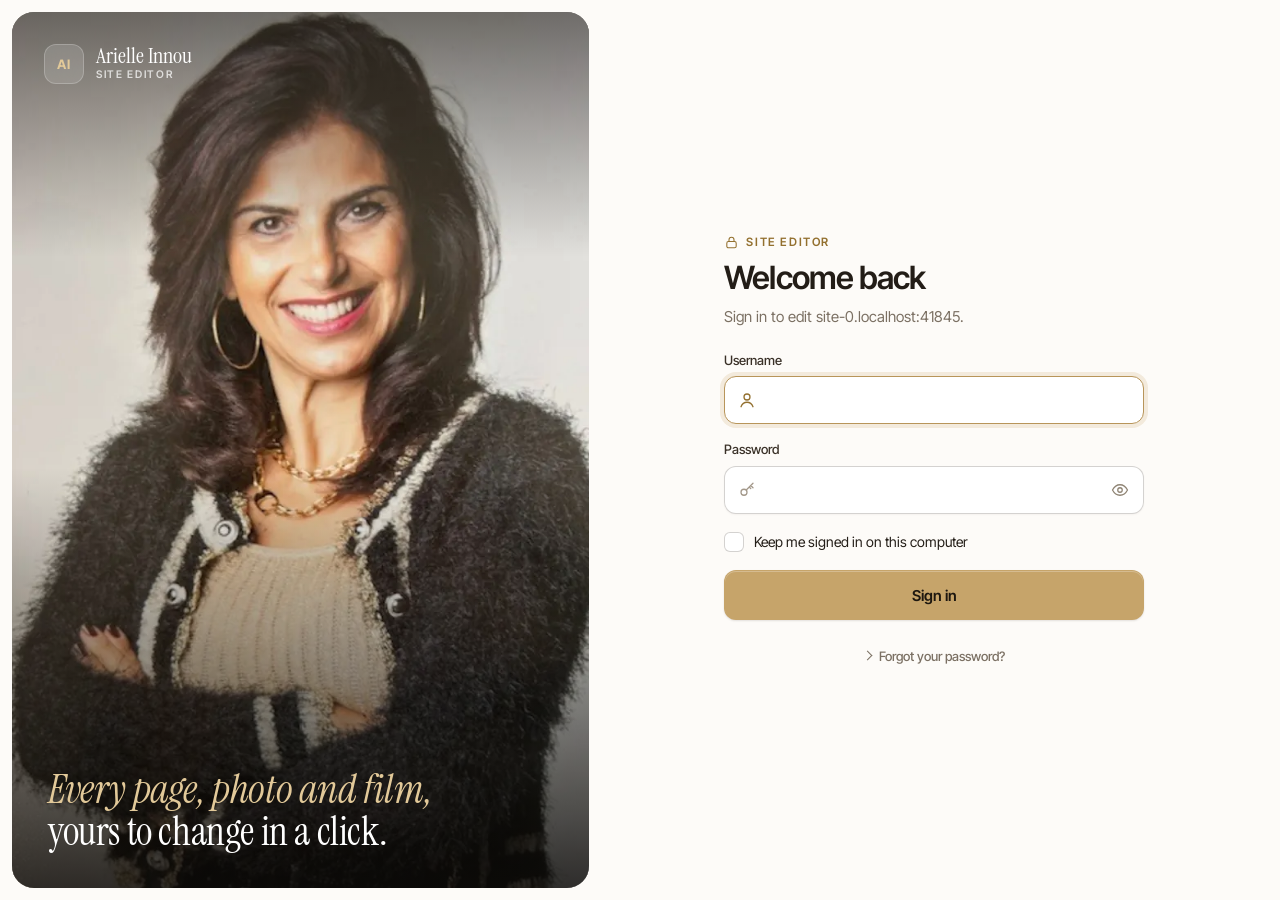
<file: admin/index.html>
<!doctype html>
<html lang="en">
<head>
<meta charset="utf-8">
<meta name="viewport" content="width=device-width, initial-scale=1">
<meta name="robots" content="noindex, nofollow">
<title>Site editor</title>
<link rel="icon" href="../assets/brand/favicon.svg" type="image/svg+xml">
<link rel="preconnect" href="https://fonts.googleapis.com">
<link rel="preconnect" href="https://fonts.gstatic.com" crossorigin>
<link rel="stylesheet" href="https://fonts.googleapis.com/css2?family=Instrument+Serif:ital@0;1&family=Inter+Tight:wght@400;500;600;700&display=swap" media="print" onload="this.media='all'">
<!-- Start downloading the editor while the sign-in screen shows -->
<link rel="preload" href="vendor/grapes.min.js" as="script">
<link rel="preload" href="editor.js" as="script">
<link rel="preload" href="media.js" as="script">
<link rel="preload" href="inspector.js" as="script">
<link rel="preload" href="seo.js" as="script">
<link rel="preload" href="../assets/css/styles.css" as="style">
<link rel="stylesheet" href="vendor/grapes.min.css">
<link rel="stylesheet" href="editor.css">
</head>
<body>
<header class="ed-bar">
  <div class="ed-bar__group ed-bar__left">
    <span class="ed-logo" id="ed-logo" aria-hidden="true"></span>
    <label class="ed-select">
      <span class="ed-sr">Editing</span>
      <select id="ed-target" aria-label="Choose what to edit"></select>
    </label>
    <button class="ed-btn" id="ed-new-page" type="button" title="Add a new page"><span aria-hidden="true">+</span><span class="ed-lbl ed-lbl--md">Page</span></button>
    <button class="ed-btn" id="ed-page-settings" type="button" title="Page title, description, favicon, alt text and Google checklist"><svg class="ed-ico" viewBox="0 0 24 24"><circle cx="11" cy="11" r="6"/><path d="M20 20l-4.5-4.5"/></svg><span class="ed-lbl">SEO</span><span class="seo-score" id="seo-score" hidden></span></button>
  </div>
  <div class="ed-bar__group ed-bar__mid" role="group" aria-label="Preview size and tools">
    <button class="ed-icon is-active" data-device="Desktop" type="button" title="Desktop">
      <svg viewBox="0 0 24 24"><rect x="3" y="4" width="18" height="12" rx="1.5"/><path d="M8 20h8M12 16v4"/></svg>
    </button>
    <button class="ed-icon" data-device="Tablet" type="button" title="Tablet">
      <svg viewBox="0 0 24 24"><rect x="5" y="3" width="14" height="18" rx="2"/><path d="M11 18h2"/></svg>
    </button>
    <button class="ed-icon" data-device="Mobile" type="button" title="Phone">
      <svg viewBox="0 0 24 24"><rect x="7" y="3" width="10" height="18" rx="2"/><path d="M11 18h2"/></svg>
    </button>
    <span class="ed-sep"></span>
    <button class="ed-icon" id="ed-undo" type="button" title="Undo (Ctrl+Z)"><svg viewBox="0 0 24 24"><path d="M9 14L4 9l5-5"/><path d="M4 9h10a6 6 0 0 1 0 12h-3"/></svg></button>
    <button class="ed-icon" id="ed-redo" type="button" title="Redo (Ctrl+Shift+Z)"><svg viewBox="0 0 24 24"><path d="M15 14l5-5-5-5"/><path d="M20 9H10a6 6 0 0 0 0 12h3"/></svg></button>
    <button class="ed-btn ed-btn--ghost" id="ed-colors" type="button" title="Colours for the selected element, and the site theme">
      <span class="ed-cdots" aria-hidden="true"><span class="ed-cdot" id="cd-text"></span><span class="ed-cdot" id="cd-bg"></span></span><span class="ed-lbl ed-lbl--md">Colours</span>
    </button>
    <button class="ed-btn ed-btn--ghost" id="ed-media" type="button" title="Photos &amp; videos library: see, swap and upload media"><svg class="ed-ico" viewBox="0 0 24 24"><rect x="3" y="4" width="18" height="16" rx="2"/><circle cx="9" cy="10" r="2"/><path d="M21 16l-5-5-9 9"/></svg><span class="ed-lbl ed-lbl--md">Media</span></button>
    <button class="ed-icon" id="ed-code" type="button" title="Edit HTML / CSS"><svg viewBox="0 0 24 24"><path d="M8 7l-5 5 5 5M16 7l5 5-5 5"/></svg></button>
    <button class="ed-icon" id="ed-preview" type="button" title="Preview"><svg viewBox="0 0 24 24"><path d="M2 12s3.6-7 10-7 10 7 10 7-3.6 7-10 7S2 12 2 12z"/><circle cx="12" cy="12" r="3"/></svg></button>
  </div>
  <div class="ed-bar__group ed-bar__right">
    <button class="ed-status" id="ed-status" type="button" aria-live="polite" title="Publishing status and history"><span class="ed-status__dot"></span><span class="ed-status__text">Loading…</span></button>
    <a class="ed-icon" id="ed-live" href="../index.html" target="_blank" rel="noopener" title="Open the live page"><svg viewBox="0 0 24 24"><path d="M14 4h6v6M20 4l-9 9M18 14v5a1 1 0 0 1-1 1H5a1 1 0 0 1-1-1V7a1 1 0 0 1 1-1h5"/></svg></a>
    <button class="ed-icon" id="ed-settings" type="button" title="Account: team, password and sign out"><svg viewBox="0 0 24 24"><circle cx="12" cy="12" r="3"/><path d="M19.4 15a1.7 1.7 0 0 0 .3 1.8l.1.1a2 2 0 1 1-2.8 2.8l-.1-.1a1.7 1.7 0 0 0-1.8-.3 1.7 1.7 0 0 0-1 1.5V21a2 2 0 1 1-4 0v-.1a1.7 1.7 0 0 0-1.1-1.5 1.7 1.7 0 0 0-1.8.3l-.1.1a2 2 0 1 1-2.8-2.8l.1-.1a1.7 1.7 0 0 0 .3-1.8 1.7 1.7 0 0 0-1.5-1H3a2 2 0 1 1 0-4h.1a1.7 1.7 0 0 0 1.5-1.1 1.7 1.7 0 0 0-.3-1.8l-.1-.1a2 2 0 1 1 2.8-2.8l.1.1a1.7 1.7 0 0 0 1.8.3H9a1.7 1.7 0 0 0 1-1.5V3a2 2 0 1 1 4 0v.1a1.7 1.7 0 0 0 1 1.5 1.7 1.7 0 0 0 1.8-.3l.1-.1a2 2 0 1 1 2.8 2.8l-.1.1a1.7 1.7 0 0 0-.3 1.8V9a1.7 1.7 0 0 0 1.5 1H21a2 2 0 1 1 0 4h-.1a1.7 1.7 0 0 0-1.5 1z"/></svg></button>
    <button class="ed-btn ed-btn--danger" id="ed-discard" type="button" title="Throw away all unpublished changes" disabled><span class="ed-lbl ed-lbl--sm">Discard</span><svg class="ed-ico ed-ico--sm" viewBox="0 0 24 24"><path d="M4 7h16M9 7V4h6v3M6 7l1 13h10l1-13"/></svg></button>
    <button class="ed-btn ed-btn--gold" id="ed-publish" type="button">Publish</button>
  </div>
</header>

<div id="gjs"></div>

<div class="ed-small-screen">The site editor works best on a laptop or desktop screen.</div>

<!-- Account: sign-in, team and GitHub token (admin/auth.js) -->
<div class="ed-modal" id="m-settings" hidden>
  <div class="ed-modal__box ed-modal__box--mid" id="acct-box"></div>
</div>

<!-- SEO -->
<div class="ed-modal" id="m-page" hidden>
  <div class="ed-modal__box ed-modal__box--wide ed-seo">
    <div class="mm-head">
      <h2>SEO <span class="seo-score" id="seo-modal-score"></span></h2>
      <div class="ed-tabs" role="tablist" id="seo-tabs">
        <button class="ed-tab is-active" type="button" data-seo="page">This page</button>
        <button class="ed-tab" type="button" data-seo="images">Images &amp; alt text</button>
        <button class="ed-tab" type="button" data-seo="check">Checklist</button>
        <button class="ed-tab" type="button" data-seo="site">Site &amp; favicon</button>
      </div>
    </div>
    <div class="seo-body" id="seo-body"></div>
    <div class="ed-actions"><button class="ed-btn ed-btn--gold" type="button" data-close>Done</button></div>
  </div>
</div>

<!-- New page -->
<div class="ed-modal" id="m-new" hidden>
  <form class="ed-modal__box" id="f-new">
    <h2>Add a page</h2>
    <label>Page name<input name="name" required placeholder="e.g. Engagements"></label>
    <p class="ed-muted ed-small">The page is created with the site's header and footer and a starter section. Add it to the menu by editing <strong>Header &amp; menu</strong>.</p>
    <div class="ed-actions">
      <button class="ed-btn ed-btn--ghost" type="button" data-close>Cancel</button>
      <button class="ed-btn ed-btn--gold" type="submit">Create page</button>
    </div>
  </form>
</div>

<!-- Code -->
<div class="ed-modal" id="m-code" hidden>
  <form class="ed-modal__box ed-modal__box--wide" id="f-code">
    <h2>Edit code</h2>
    <p class="ed-muted ed-small">Full control over this section's HTML and its page-specific CSS. The site's main stylesheet classes are all available.</p>
    <label>HTML<textarea name="html" rows="16" spellcheck="false"></textarea></label>
    <label>CSS<textarea name="css" rows="6" spellcheck="false"></textarea></label>
    <div class="ed-actions">
      <button class="ed-btn ed-btn--ghost" type="button" data-close>Cancel</button>
      <button class="ed-btn ed-btn--gold" type="submit">Apply</button>
    </div>
  </form>
</div>

<!-- Colour popover -->
<div class="ed-pop" id="p-colors" hidden>
  <p class="ed-pop__title">Selected element <span id="pc-target" class="ed-muted"></span></p>
  <div id="pc-current"></div>
  <p class="ed-pop__label">Text colour</p>
  <div class="ed-swatches" data-prop="color"></div>
  <p class="ed-pop__label">Background colour</p>
  <div class="ed-swatches" data-prop="background-color"></div>
  <p class="ed-muted ed-small" id="pc-hint">Tip: to colour just a few words, select them while typing and use the <strong>A</strong> button in the text toolbar.</p>
  <div class="ed-actions"><button class="ed-btn ed-btn--ghost" type="button" id="pc-theme">Site background &amp; colours…</button></div>
</div>

<!-- Theme -->
<div class="ed-modal" id="m-theme" hidden>
  <form class="ed-modal__box" id="f-theme">
    <h2>Site theme colours</h2>
    <p class="ed-muted ed-small">These colours are used across every page. Changes preview instantly and go live when you Publish.</p>
    <div class="ed-theme" id="theme-fields"></div>
    <div class="ed-actions">
      <button class="ed-btn ed-btn--ghost" type="button" id="theme-reset">Reset to original</button>
      <button class="ed-btn ed-btn--ghost" type="button" data-close>Close</button>
      <button class="ed-btn ed-btn--gold" type="submit">Apply</button>
    </div>
  </form>
</div>

<!-- History & publishing status -->
<div class="ed-modal" id="m-history" hidden>
  <div class="ed-modal__box ed-modal__box--wide">
    <h2>Publishing status &amp; history</h2>
    <div class="ed-statusbox" id="h-status"></div>
    <p class="ed-pop__label" id="h-title">Saved versions</p>
    <ol class="ed-history" id="h-list"></ol>
    <div class="ed-actions">
      <button class="ed-btn ed-btn--gold" type="button" data-close>Close</button>
    </div>
  </div>
</div>

<!-- Media library -->
<div class="ed-modal" id="m-media" hidden>
  <div class="ed-modal__box ed-modal__box--wide ed-media">
    <div class="mm-head">
      <h2>Media library</h2>
      <div class="ed-tabs" role="tablist">
        <button class="ed-tab is-active" type="button" data-tab="photos" id="mt-photos">Photos</button>
        <button class="ed-tab" type="button" data-tab="videos" id="mt-videos">Videos</button>
      </div>
    </div>
    <div class="mm-top">
      <input id="mm-search" type="search" placeholder="Search by name or page…" aria-label="Search media">
      <button class="ed-btn" type="button" id="mm-up-photo">Upload photos</button>
      <button class="ed-btn" type="button" id="mm-up-video">Upload video</button>
    </div>
    <p id="mm-target" class="ed-muted ed-small"></p>
    <div class="mm-grid" id="mm-grid"></div>
    <div class="ed-actions"><button class="ed-btn ed-btn--gold" type="button" data-close>Done</button></div>
  </div>
</div>

<div class="ed-toast" id="ed-toast" role="status" hidden></div>
<div class="ed-livenote" id="ed-livenote" role="status" aria-live="polite" hidden>
  <span class="ed-livenote__icon" aria-hidden="true"></span>
  <div class="ed-livenote__body"><strong class="ed-livenote__title"></strong><span class="ed-livenote__text"></span><i class="ed-livenote__bar" aria-hidden="true"><b></b></i></div>
  <a class="ed-livenote__link" target="_blank" rel="noopener">Open your website ↗</a>
  <button class="ed-livenote__x" type="button" aria-label="Close" title="Close">×</button>
</div>

<!-- Sign-in gate. The editor scripts load only after signing in (or in preview mode). -->
<div class="auth" id="auth">
  <aside class="auth__art" aria-hidden="true">
    <img id="auth-art" alt="">
    <div class="auth__brand"><span class="auth__mark" id="auth-mark"></span><span><span id="auth-name"></span><small>Site editor</small></span></div>
    <p class="auth__quote"><em>Every page, photo and film,</em><br>yours to change in a click.</p>
  </aside>
  <main class="auth__main"><div class="auth__card" id="auth-card" aria-live="polite"><div class="a-loading"><i class="a-spin"></i></div></div></main>
</div>
<script src="site-config.js"></script>
<script>
  // Branding from site-config.js
  (function (C) {
    document.title = "Site editor" + (C.name ? " — " + C.name : "");
    var mark = C.initials || (C.name || "S").charAt(0);
    document.getElementById("auth-mark").textContent = mark;
    document.getElementById("ed-logo").textContent = mark;
    document.getElementById("auth-name").textContent = C.name || "Your site";
    var art = document.getElementById("auth-art");
    if (C.signInImage) { art.src = "../" + C.signInImage; if (C.signInImageSet) { art.srcset = C.signInImageSet.replace(/(^|,\s*)(?!https?:)/g, "$1../"); art.sizes = "(min-width: 960px) 46vw, 100vw"; } }
    else art.remove();
  })(window.SITE_EDITOR_CONFIG || {});
</script>
<script src="auth.js"></script>
</body>
</html>
</file>
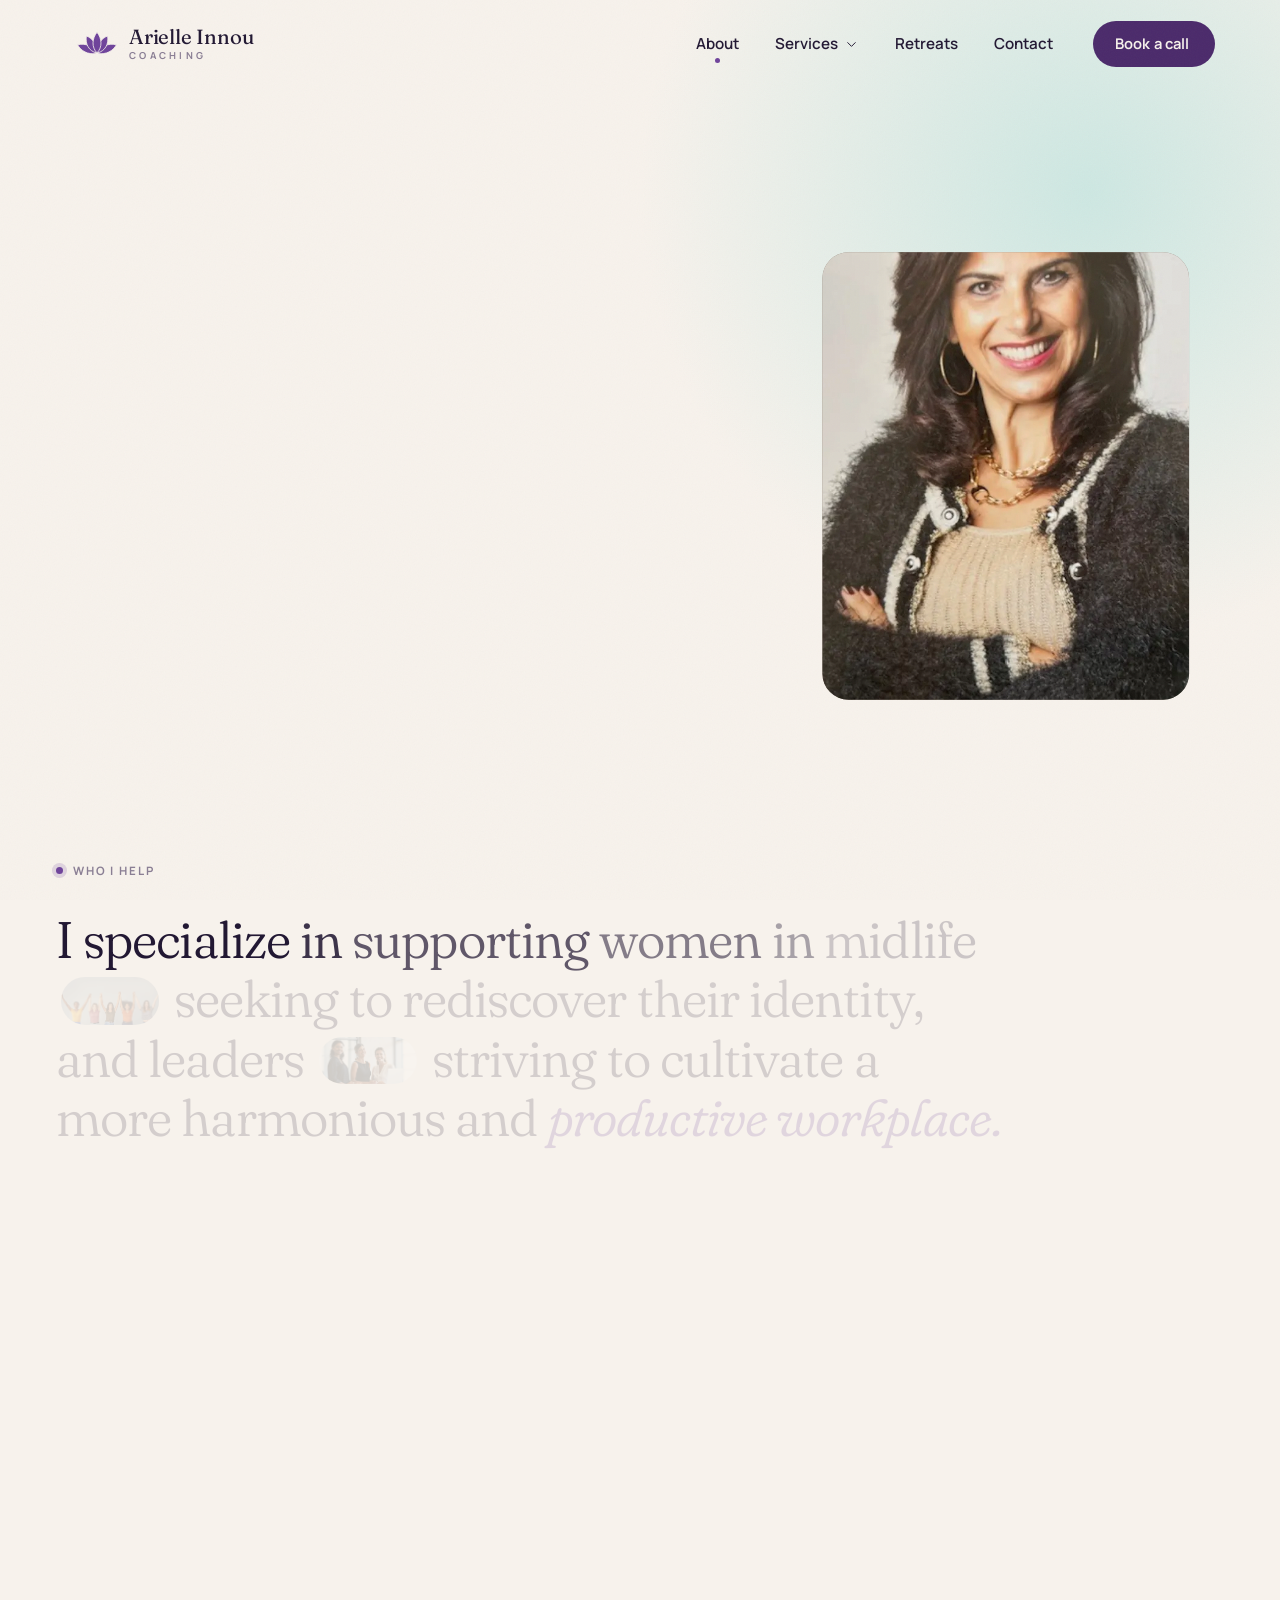
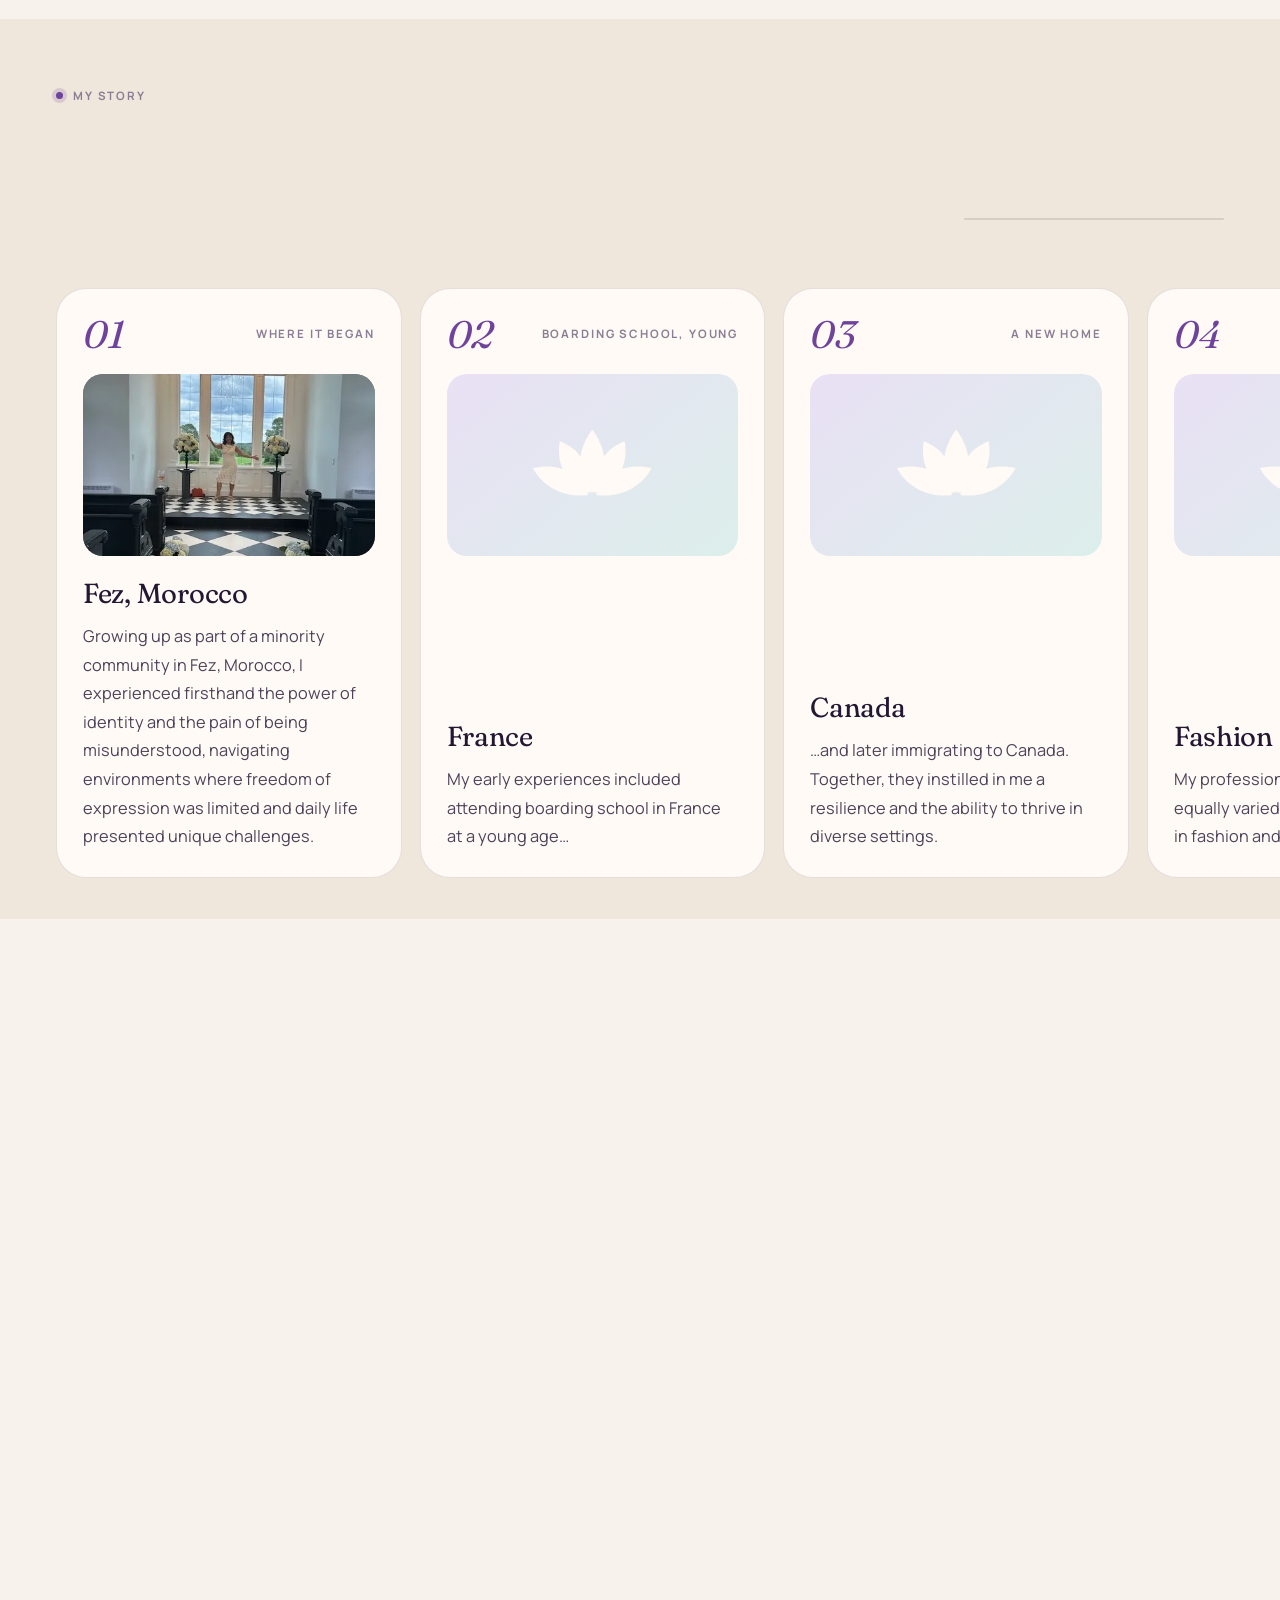
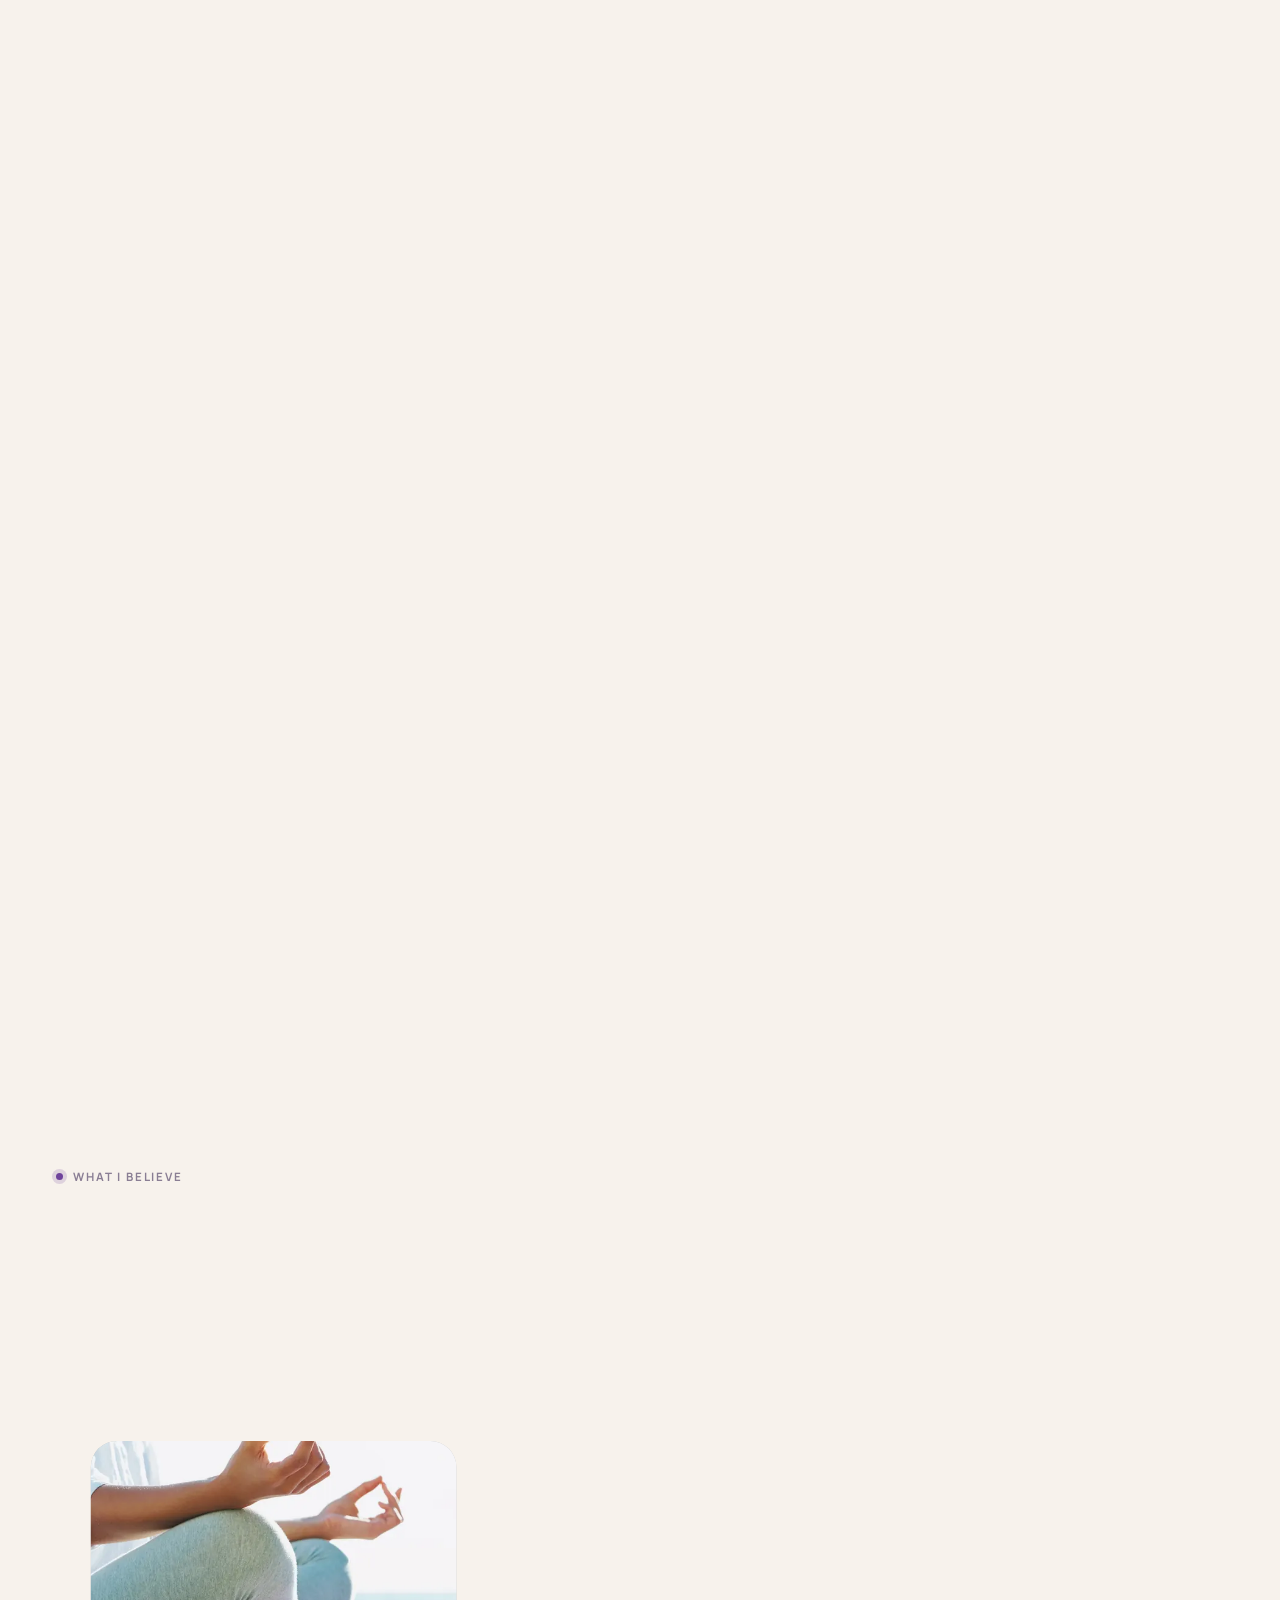
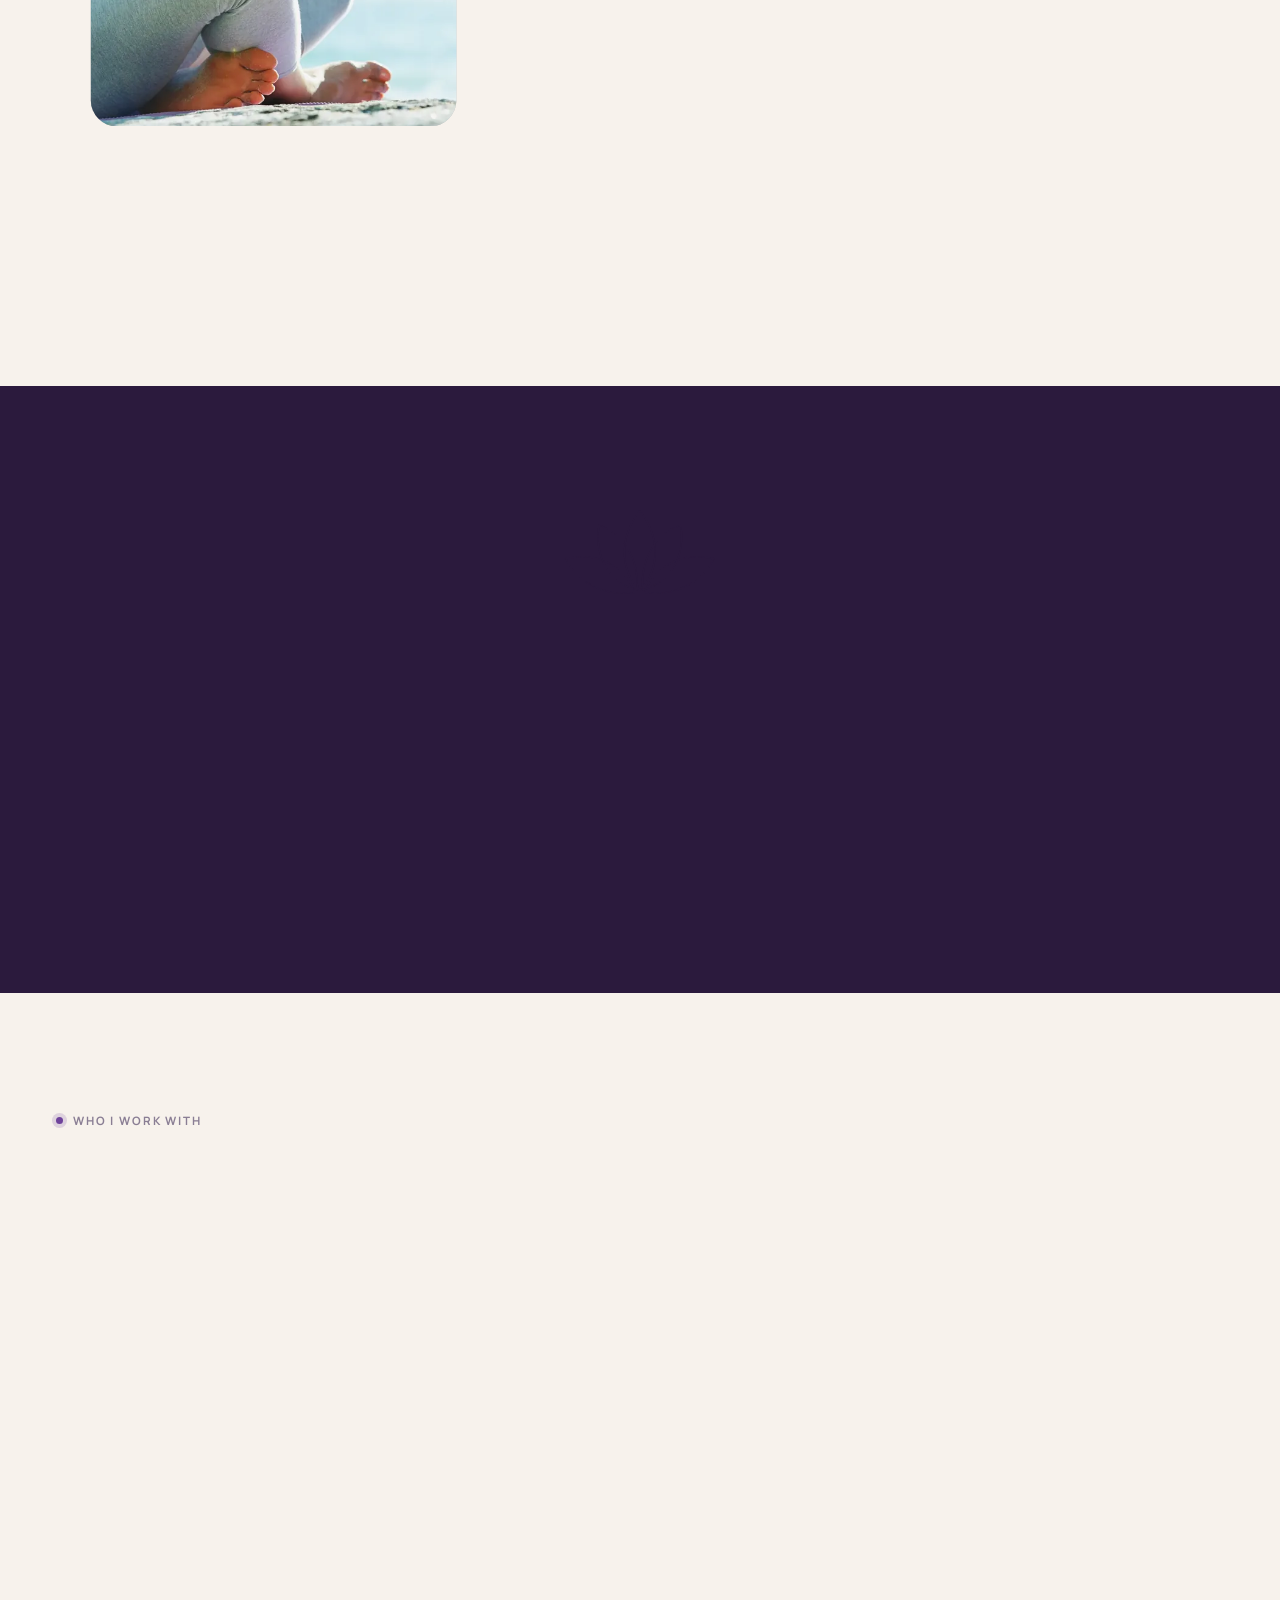
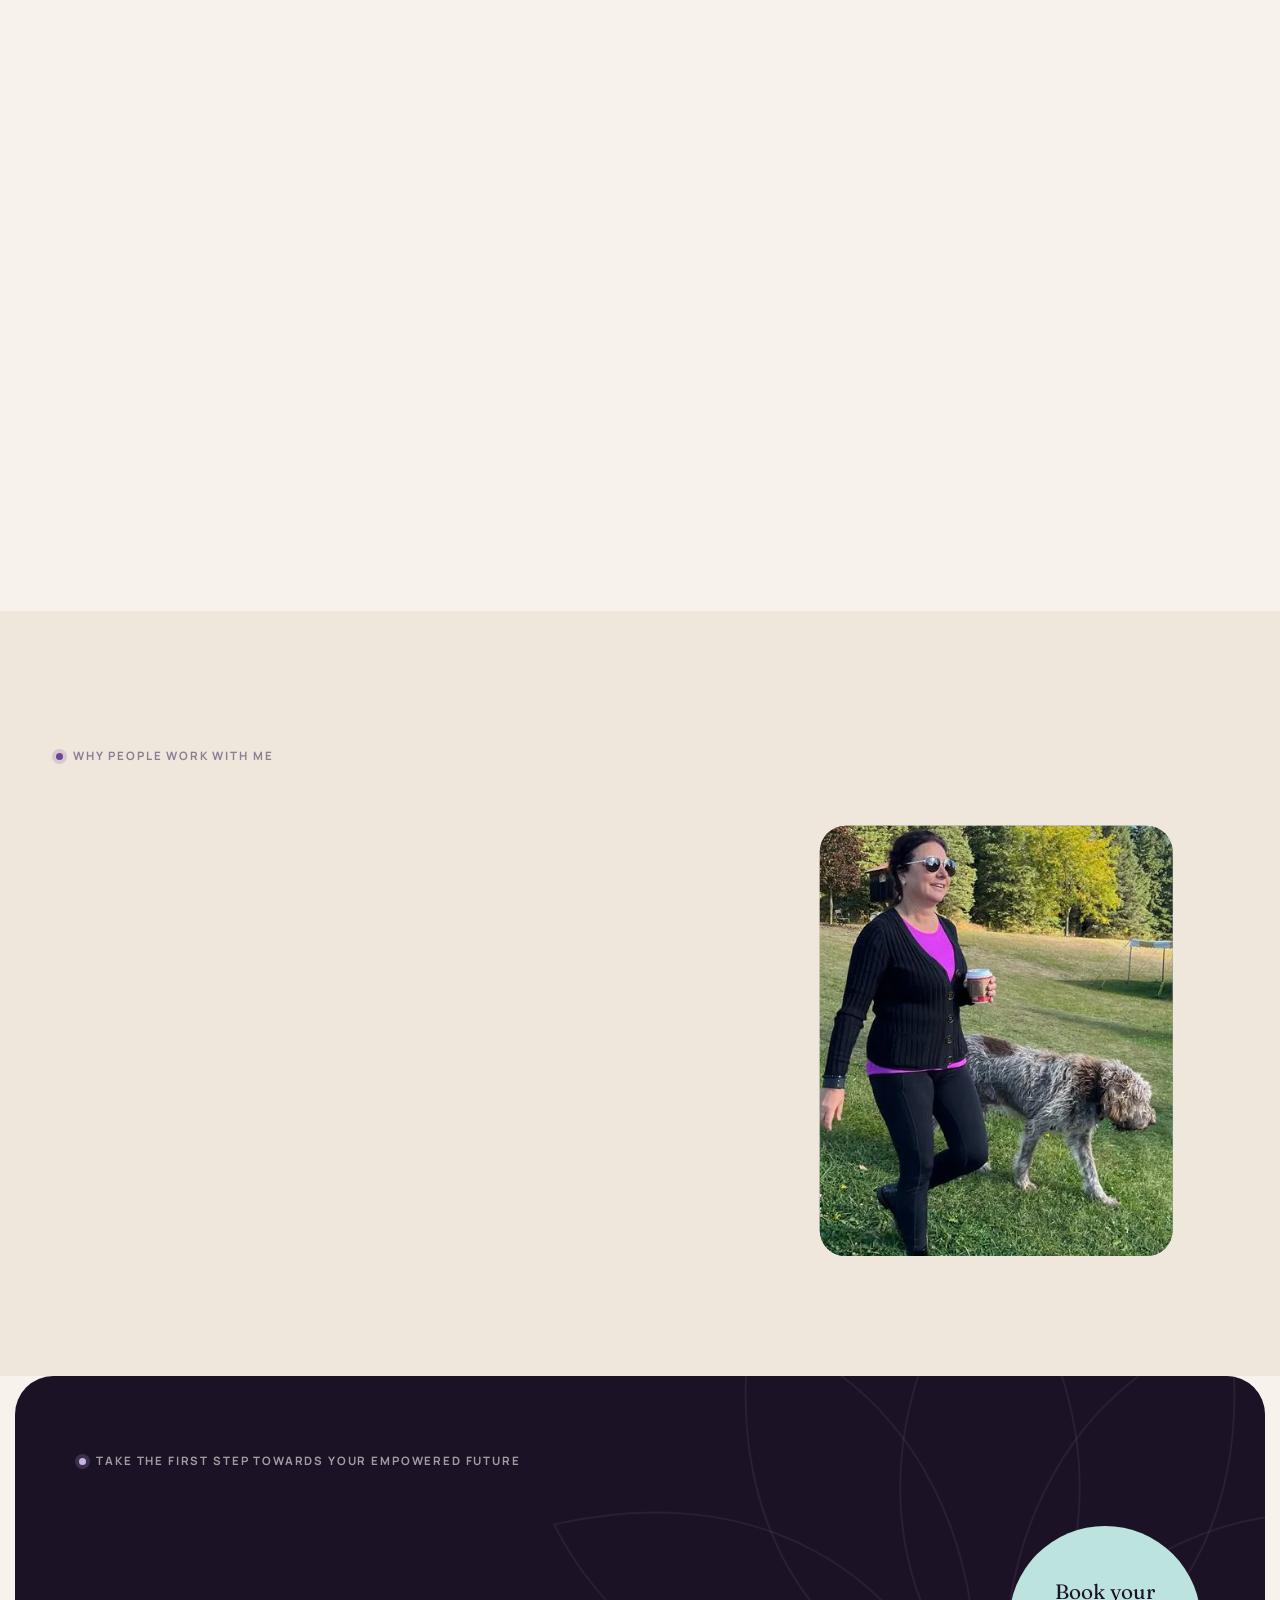
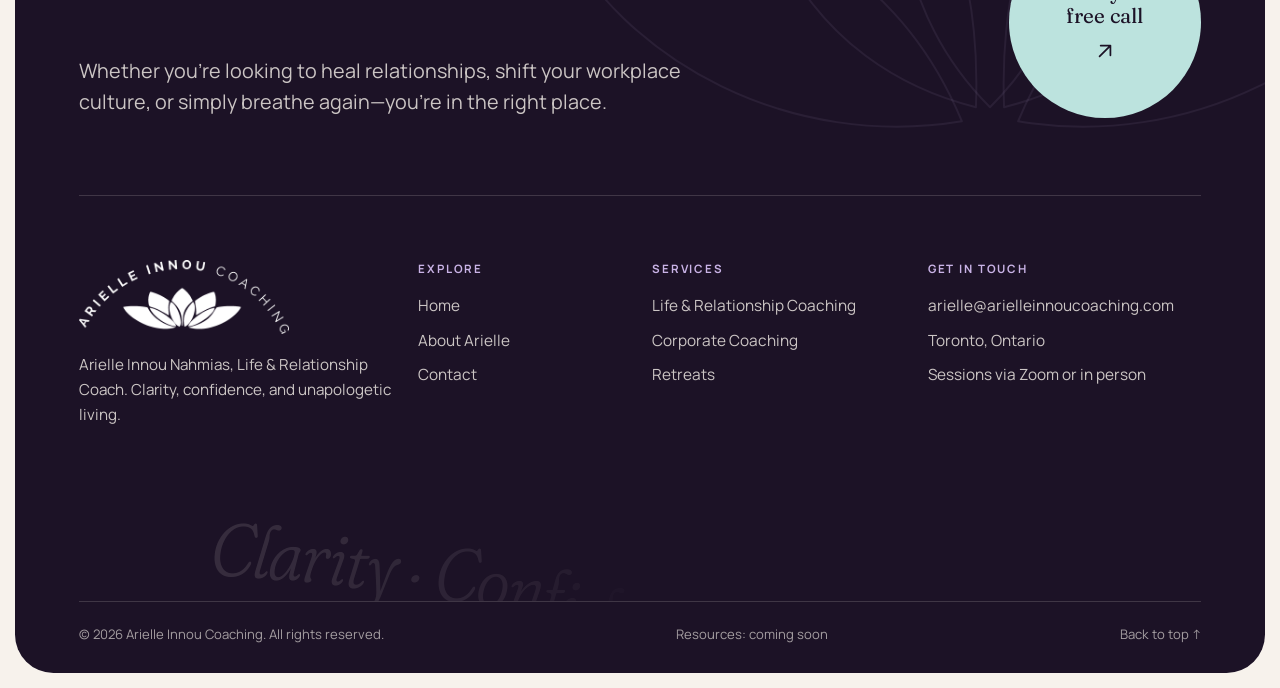
<file: about.html>
<!doctype html>
<html lang="en">
<head>
<meta charset="utf-8">
<meta name="viewport" content="width=device-width, initial-scale=1, viewport-fit=cover">
<title>About Arielle Innou Nahmias — Life & Relationship Coach</title>
<meta name="description" content="From Fez to France to Toronto: meet Arielle Innou Nahmias, a certified life and relationship coach helping women in midlife and leaders navigate change.">
<link rel="canonical" href="https://arielleinnoucoaching.codebunny.net/about">
<meta name="theme-color" content="#f7f2ec">
<meta property="og:type" content="website">
<meta property="og:site_name" content="Arielle Innou Coaching">
<meta property="og:title" content="About Arielle Innou Nahmias — Life & Relationship Coach">
<meta property="og:description" content="From Fez to France to Toronto: meet Arielle Innou Nahmias, a certified life and relationship coach helping women in midlife and leaders navigate change.">
<meta property="og:url" content="https://arielleinnoucoaching.codebunny.net/about">
<meta property="og:image" content="https://arielleinnoucoaching.codebunny.net/assets/img/og/about.jpg">
<meta property="og:image:width" content="1200">
<meta property="og:image:height" content="630">
<meta name="twitter:card" content="summary_large_image">
<meta name="twitter:image" content="https://arielleinnoucoaching.codebunny.net/assets/img/og/about.jpg">
<link rel="icon" href="assets/brand/favicon-48.png" sizes="48x48" type="image/png">
<link rel="icon" href="assets/brand/favicon.svg" type="image/svg+xml">
<link rel="apple-touch-icon" href="assets/brand/apple-touch-icon.png">
<link rel="manifest" href="site.webmanifest">
<link rel="preconnect" href="https://fonts.googleapis.com">
<link rel="preconnect" href="https://fonts.gstatic.com" crossorigin>
<link rel="stylesheet" href="https://fonts.googleapis.com/css2?family=Fraunces:ital,opsz,wght,SOFT@0,9..144,300..600,0..100;1,9..144,300..600,0..100&family=Manrope:wght@400;500;600;700&display=swap">
<link rel="stylesheet" href="assets/css/styles.css">
<link rel="stylesheet" href="assets/css/editor-global.css">
<style id="page-styles"></style>
<script>try{var d=document.documentElement;d.classList.add("js");if(sessionStorage.getItem("ai-nav")){d.classList.add("is-entering");sessionStorage.removeItem("ai-nav")}else if(!sessionStorage.getItem("ai-seen")&&!matchMedia("(prefers-reduced-motion: reduce)").matches){d.classList.add("is-loading")}setTimeout(function(){d.classList.remove("is-loading","is-entering")},5000)}catch(e){}</script>
<script type="application/ld+json">{"@context": "https://schema.org", "@type": "Person", "name": "Arielle Innou Nahmias", "jobTitle": "Certified Life & Relationship Coach", "email": "mailto:arielle@arielleinnoucoaching.com", "image": "https://arielleinnoucoaching.codebunny.net/assets/img/arielle-portrait-1600.webp", "address": {"@type": "PostalAddress", "addressLocality": "Toronto", "addressRegion": "ON", "addressCountry": "CA"}, "worksFor": {"@type": "Organization", "name": "Arielle Innou Coaching"}}</script>
</head>
<body>

<div class="preloader" aria-hidden="true">
  <div class="preloader__inner">
    <svg class="lotus preloader__lotus" viewBox="0 0 64 40" aria-hidden="true"><path d="M30 36C18 38 6 32 1 22C14 19 25 24 30 36Z" pathLength="1"/><path d="M34 36C46 38 58 32 63 22C50 19 39 24 34 36Z" pathLength="1"/><path d="M31 35C19 32 13 21 15 8C26 12 31.5 22 31 35Z" pathLength="1"/><path d="M33 35C45 32 51 21 49 8C38 12 32.5 22 33 35Z" pathLength="1"/><path d="M32 35C23 26 24 12 32 2C40 12 41 26 32 35Z" pathLength="1"/></svg>
    <p class="preloader__name"><span>Arielle Innou</span></p>
    <p class="preloader__words"><span>Clarity</span><span>Confidence</span><span>Connection</span></p>
  </div>
  <div class="preloader__bar"><span></span></div>
</div>
<div class="curtain" aria-hidden="true">
  <span class="curtain__layer curtain__layer--a"></span>
  <span class="curtain__layer curtain__layer--b"></span>
  <div class="curtain__inner">
    <svg class="lotus curtain__lotus" viewBox="0 0 64 40" aria-hidden="true"><path d="M30 36C18 38 6 32 1 22C14 19 25 24 30 36Z" pathLength="1"/><path d="M34 36C46 38 58 32 63 22C50 19 39 24 34 36Z" pathLength="1"/><path d="M31 35C19 32 13 21 15 8C26 12 31.5 22 31 35Z" pathLength="1"/><path d="M33 35C45 32 51 21 49 8C38 12 32.5 22 33 35Z" pathLength="1"/><path d="M32 35C23 26 24 12 32 2C40 12 41 26 32 35Z" pathLength="1"/></svg>
    <p class="curtain__brand"><span>Arielle Innou</span></p>
    <p class="curtain__to"><span class="curtain__rule"></span><span class="curtain__title" data-curtain-title>Coaching</span><span class="curtain__rule"></span></p>
  </div>
</div>
<script>try{var t=sessionStorage.getItem("ai-nav-title");if(t)document.querySelector("[data-curtain-title]").textContent=t}catch(e){}</script>
<div class="scroll-progress" aria-hidden="true"><span></span></div>
<div class="cursor" aria-hidden="true"><span class="cursor__ring"><span class="cursor__label"></span></span><span class="cursor__dot"></span></div>
<!-- editor:header -->
<a class="skip-link" href="#main">Skip to content</a>
<header class="site-header">
  <div class="site-header__inner">
    <a class="brand" href="index.html" aria-label="Arielle Innou Coaching, home"><svg class="lotus brand__mark" viewBox="0 0 64 40" aria-hidden="true"><path d="M30 36C18 38 6 32 1 22C14 19 25 24 30 36Z"/><path d="M34 36C46 38 58 32 63 22C50 19 39 24 34 36Z"/><path d="M31 35C19 32 13 21 15 8C26 12 31.5 22 31 35Z"/><path d="M33 35C45 32 51 21 49 8C38 12 32.5 22 33 35Z"/><path d="M32 35C23 26 24 12 32 2C40 12 41 26 32 35Z"/></svg><span class="brand__name">Arielle Innou<em>Coaching</em></span></a>
    <nav class="nav" aria-label="Primary">
      <ul class="nav__list">
        <li><a class="nav__link" href="about.html" aria-current="page">About</a></li>
        <li class="nav__drop">
          <button class="nav__link nav__drop-toggle" type="button" aria-expanded="false" aria-controls="nav-services">Services <svg class="chev" viewBox="0 0 24 24" fill="none" stroke="currentColor" stroke-width="1.6" stroke-linecap="round" stroke-linejoin="round" aria-hidden="true"><path d="M6 9l6 6 6-6"/></svg></button>
          <div class="dropdown" id="nav-services"><ul class="dropdown__list"><li><a class="dropdown__item" href="life-relationship-coaching.html"><span class="dropdown__img" style="background-image:url(assets/img/new-chapter-800.webp);background-position:50% 30%"></span><span class="dropdown__text"><strong>Life & Relationship</strong><small>1:1 coaching for women in transition</small></span></a></li><li><a class="dropdown__item" href="corporate-coaching.html"><span class="dropdown__img" style="background-image:url(assets/img/leaders-800.webp);background-position:52% 28%"></span><span class="dropdown__text"><strong>Corporate Coaching</strong><small>Healthier, high-performing teams</small></span></a></li><li><a class="dropdown__item" href="retreats.html"><span class="dropdown__img" style="background-image:url(assets/img/sisterhood-800.webp);background-position:50% 46%"></span><span class="dropdown__text"><strong>Retreats</strong><small>Restorative stays in the Ontario countryside</small></span></a></li></ul>
            <a class="dropdown__cta" href="contact.html"><span>Not sure where to start? <strong>Book a free 30-minute call</strong></span><svg viewBox="0 0 24 24" fill="none" stroke="currentColor" stroke-width="1.6" stroke-linecap="round" stroke-linejoin="round" aria-hidden="true"><path d="M5 12h14M13 6l6 6-6 6"/></svg></a>
          </div>
        </li>
        <li><a class="nav__link" href="retreats.html">Retreats</a></li>
        <li><a class="nav__link" href="contact.html">Contact</a></li>
      </ul>
    </nav>
    <a class="btn btn--primary btn--sm header-cta" href="contact.html"><span class="btn__text">Book a call</span></a>
    <button class="menu-toggle" type="button" aria-expanded="false" aria-controls="mobile-menu" aria-label="Open menu">
      <span class="menu-toggle__label">Menu</span><span class="menu-toggle__bars" aria-hidden="true"><span></span><span></span></span>
    </button>
  </div>
</header>
<div class="mobile-menu" id="mobile-menu" aria-hidden="true">
  <svg class="lotus mobile-menu__lotus" viewBox="0 0 64 40" aria-hidden="true"><path d="M30 36C18 38 6 32 1 22C14 19 25 24 30 36Z"/><path d="M34 36C46 38 58 32 63 22C50 19 39 24 34 36Z"/><path d="M31 35C19 32 13 21 15 8C26 12 31.5 22 31 35Z"/><path d="M33 35C45 32 51 21 49 8C38 12 32.5 22 33 35Z"/><path d="M32 35C23 26 24 12 32 2C40 12 41 26 32 35Z"/></svg>
  <nav aria-label="Mobile"><ul class="mobile-menu__list"><li><a href="index.html"><small>01</small><span>Home</span></a></li><li><a href="about.html" aria-current="page"><small>02</small><span>About</span></a></li><li><a href="life-relationship-coaching.html"><small>03</small><span>Life &amp; Relationship</span></a></li><li><a href="corporate-coaching.html"><small>04</small><span>Corporate</span></a></li><li><a href="retreats.html"><small>05</small><span>Retreats</span></a></li><li><a href="contact.html"><small>06</small><span>Contact</span></a></li></ul></nav>
  <div class="mobile-menu__foot">
    <a class="btn btn--light btn--block" href="contact.html"><span class="btn__text">Book your free 30-minute call</span><span class="btn__icon"><svg viewBox="0 0 24 24" fill="none" stroke="currentColor" stroke-width="1.6" stroke-linecap="round" stroke-linejoin="round" aria-hidden="true"><path d="M5 12h14M13 6l6 6-6 6"/></svg></span></a>
    <p class="mobile-menu__meta"><a href="mailto:arielle@arielleinnoucoaching.com">arielle@arielleinnoucoaching.com</a><span>Toronto, Ontario</span></p>
  </div>
</div>
<!-- /editor:header -->
<main id="main">
<!-- editor:main -->


<section class="page-hero ">
  <div class="container page-hero__grid">
    <div class="page-hero__copy">
      <span class="label label--dot reveal">About Arielle</span>
      <h1 class="display page-hero__title" data-lines>Welcome, I am<br><em>Arielle Innou</em><br><em>Nahmias.</em></h1>
      <p class="lede reveal">I am a dedicated life coach who empowers individuals and leaders to navigate significant personal and professional transitions with clarity, compassion, and courage to embrace change.</p>
      <div class="actions reveal"><a class="btn btn--primary" href="contact.html"><span class="btn__text">Book your free 30-minute call</span><span class="btn__icon"><svg viewBox="0 0 24 24" fill="none" stroke="currentColor" stroke-width="1.6" stroke-linecap="round" stroke-linejoin="round" aria-hidden="true"><path d="M5 12h14M13 6l6 6-6 6"/></svg></span></a><a class="link" href="#story">My story <svg viewBox="0 0 24 24" fill="none" stroke="currentColor" stroke-width="1.6" stroke-linecap="round" stroke-linejoin="round" aria-hidden="true"><path d="M5 12h14M13 6l6 6-6 6"/></svg></a></div>
    </div>
    <div class="page-hero__visual">
      <div class="media arch reveal-img" style="background-color:#8d8074"><img src="assets/img/arielle-portrait-1600.webp" srcset="assets/img/arielle-portrait-800.webp 800w, assets/img/arielle-portrait-1600.webp 922w" sizes="(min-width: 900px) 42vw, 92vw" width="922" height="1232" alt="Portrait of Arielle Innou Nahmias" decoding="async" fetchpriority="high" style="object-position:50% 24%"></div>
      <div class="page-hero__chip reveal"><strong>25+</strong><span>years leading teams<br>and people</span></div>
    </div>
  </div>
</section>


<section class="section section--tight ">
  <div class="container"><div class="statement__kicker"><span class="label label--dot">Who I help</span></div>
    <p class="statement" data-scrub-words>I specialize in supporting women in midlife <span class="inline-img" style="background-image:url(assets/img/women-together-800.webp);background-position:50% 32%" aria-hidden="true"></span> seeking to rediscover their identity, and leaders <span class="inline-img" style="background-image:url(assets/img/leaders-800.webp);background-position:52% 28%" aria-hidden="true"></span> striving to cultivate a more harmonious and <em>productive workplace.</em></p>
  </div>
</section>

<section class="section section--tight">
  <div class="container cols-2 cols-2--wide">
    <p class="body reveal">If you’ve landed here, it’s possible that life feels particularly demanding right now, a little heavier than usual. Perhaps years of prioritizing the needs of others, your family, your work, and your relationships have led to a feeling of disconnection from your own essential needs.</p>
    <div>
      <p class="body reveal">Whether the desire for change stems from within your inner world or your professional environment, you are seeking more than superficial adjustments. You desire genuine peace, clear direction, and a profound sense of self, achieved without the weight of guilt, the disruption of chaos, or the hindrance of self-doubt.</p>
      <p class="h-md mt-m reveal">I understand this journey intimately, having walked this path <em>myself.</em></p>
    </div>
  </div>
</section>

<section class="section section--sand story" id="story" data-hscroll>
  <div class="story__pin">
    <div class="container story__head">
      <span class="label label--dot">My story</span>
      <h2 class="h-xl" data-lines>My story is one<br>of <em>resilience.</em></h2>
      <div class="story__progress" aria-hidden="true"><span></span></div>
    </div>
    <div class="story__track">
          <article class="chapter" style="--i:0">
            <div class="chapter__top"><span class="chapter__num">01</span><span class="label">Where it began</span></div>
            <div class="media chapter__media" style="background-color:#798183"><img src="assets/img/arielle-chapel-1600.webp" srcset="assets/img/arielle-chapel-1600.webp 475w" sizes="320px" width="475" height="287" alt="" role="presentation" loading="lazy" decoding="async" style="object-position:50% 45%"></div>
            <div><h3 class="h-md">Fez, Morocco</h3><p class="body mt-s">Growing up as part of a minority community in Fez, Morocco, I experienced firsthand the power of identity and the pain of being misunderstood, navigating environments where freedom of expression was limited and daily life presented unique challenges.</p></div>
          </article>
          <article class="chapter" style="--i:1">
            <div class="chapter__top"><span class="chapter__num">02</span><span class="label">Boarding school, young</span></div>
            <div class="chapter__mark" aria-hidden="true"><svg class="lotus" viewBox="0 0 64 40" aria-hidden="true"><path d="M30 36C18 38 6 32 1 22C14 19 25 24 30 36Z"/><path d="M34 36C46 38 58 32 63 22C50 19 39 24 34 36Z"/><path d="M31 35C19 32 13 21 15 8C26 12 31.5 22 31 35Z"/><path d="M33 35C45 32 51 21 49 8C38 12 32.5 22 33 35Z"/><path d="M32 35C23 26 24 12 32 2C40 12 41 26 32 35Z"/></svg></div>
            <div><h3 class="h-md">France</h3><p class="body mt-s">My early experiences included attending boarding school in France at a young age…</p></div>
          </article>
          <article class="chapter" style="--i:2">
            <div class="chapter__top"><span class="chapter__num">03</span><span class="label">A new home</span></div>
            <div class="chapter__mark" aria-hidden="true"><svg class="lotus" viewBox="0 0 64 40" aria-hidden="true"><path d="M30 36C18 38 6 32 1 22C14 19 25 24 30 36Z"/><path d="M34 36C46 38 58 32 63 22C50 19 39 24 34 36Z"/><path d="M31 35C19 32 13 21 15 8C26 12 31.5 22 31 35Z"/><path d="M33 35C45 32 51 21 49 8C38 12 32.5 22 33 35Z"/><path d="M32 35C23 26 24 12 32 2C40 12 41 26 32 35Z"/></svg></div>
            <div><h3 class="h-md">Canada</h3><p class="body mt-s">…and later immigrating to Canada. Together, they instilled in me a resilience and the ability to thrive in diverse settings.</p></div>
          </article>
          <article class="chapter" style="--i:3">
            <div class="chapter__top"><span class="chapter__num">04</span><span class="label">The entrepreneur</span></div>
            <div class="chapter__mark" aria-hidden="true"><svg class="lotus" viewBox="0 0 64 40" aria-hidden="true"><path d="M30 36C18 38 6 32 1 22C14 19 25 24 30 36Z"/><path d="M34 36C46 38 58 32 63 22C50 19 39 24 34 36Z"/><path d="M31 35C19 32 13 21 15 8C26 12 31.5 22 31 35Z"/><path d="M33 35C45 32 51 21 49 8C38 12 32.5 22 33 35Z"/><path d="M32 35C23 26 24 12 32 2C40 12 41 26 32 35Z"/></svg></div>
            <div><h3 class="h-md">Fashion & real estate</h3><p class="body mt-s">My professional path has been equally varied, from entrepreneurship in fashion and real estate…</p></div>
          </article>
          <article class="chapter" style="--i:4">
            <div class="chapter__top"><span class="chapter__num">05</span><span class="label">The corporate leader</span></div>
            <div class="media chapter__media" style="background-color:#645244"><img src="assets/img/arielle-circle-1600.webp" srcset="assets/img/arielle-circle-1600.webp 640w" sizes="320px" width="640" height="480" alt="" role="presentation" loading="lazy" decoding="async" style="object-position:50% 34%"></div>
            <div><h3 class="h-md">25 years in healthcare</h3><p class="body mt-s">…to over two decades as a corporate leader in the dental industry, where I excelled in management, mentorship, and business development.</p></div>
          </article>
          <article class="chapter" style="--i:5">
            <div class="chapter__top"><span class="chapter__num">06</span><span class="label">The calling</span></div>
            <div class="media chapter__media" style="background-color:#8d8074"><img src="assets/img/arielle-portrait-1600.webp" srcset="assets/img/arielle-portrait-800.webp 800w, assets/img/arielle-portrait-1600.webp 922w" sizes="320px" width="922" height="1232" alt="" role="presentation" loading="lazy" decoding="async" style="object-position:50% 24%"></div>
            <div><h3 class="h-md">Life coaching</h3><p class="body mt-s">Throughout it all, my true calling has been to empower individuals to find their voice, resolve inner conflicts, and feel truly seen. This passion led me to life coaching.</p></div>
          </article>
      <article class="chapter chapter--end">
        <p class="h-md">Grounded in the belief that prioritizing emotional well-being and self-care are <em>learned skills</em>, crucial for both personal fulfillment and thriving workplaces.</p>
        <a class="btn btn--light" href="contact.html"><span class="btn__text">Book your free 30-minute call</span><span class="btn__icon"><svg viewBox="0 0 24 24" fill="none" stroke="currentColor" stroke-width="1.6" stroke-linecap="round" stroke-linejoin="round" aria-hidden="true"><path d="M5 12h14M13 6l6 6-6 6"/></svg></span></a>
      </article>
    </div>
  </div>
</section>

<section class="section">
  <div class="container beliefs">
    <div class="beliefs__aside">
      <span class="label label--dot">What I believe</span>
      <h2 class="h-xl" data-lines>Five truths<br>I <em>coach by.</em></h2>
      <div class="media beliefs__media reveal-img" style="background-color:#c2c4c3"><img src="assets/img/meditation-1600.webp" srcset="assets/img/meditation-800.webp 800w, assets/img/meditation-1600.webp 1600w" sizes="(min-width: 900px) 30vw, 90vw" width="1600" height="1423" alt="Hands resting in a meditation pose by the sea" loading="lazy" decoding="async" style="object-position:42% 55%"></div>
    </div>
    <ol class="beliefs__list"><li class="belief reveal"><span class="belief__num">01</span><p class="belief__text"><strong>You are not broken.</strong> <em>You may just be emotionally exhausted.</em></p><svg class="lotus belief__lotus" viewBox="0 0 64 40" aria-hidden="true"><path d="M30 36C18 38 6 32 1 22C14 19 25 24 30 36Z"/><path d="M34 36C46 38 58 32 63 22C50 19 39 24 34 36Z"/><path d="M31 35C19 32 13 21 15 8C26 12 31.5 22 31 35Z"/><path d="M33 35C45 32 51 21 49 8C38 12 32.5 22 33 35Z"/><path d="M32 35C23 26 24 12 32 2C40 12 41 26 32 35Z"/></svg></li><li class="belief reveal"><span class="belief__num">02</span><p class="belief__text"><strong>Conflict is a clue,</strong> <em>not a failure—internal or external.</em></p><svg class="lotus belief__lotus" viewBox="0 0 64 40" aria-hidden="true"><path d="M30 36C18 38 6 32 1 22C14 19 25 24 30 36Z"/><path d="M34 36C46 38 58 32 63 22C50 19 39 24 34 36Z"/><path d="M31 35C19 32 13 21 15 8C26 12 31.5 22 31 35Z"/><path d="M33 35C45 32 51 21 49 8C38 12 32.5 22 33 35Z"/><path d="M32 35C23 26 24 12 32 2C40 12 41 26 32 35Z"/></svg></li><li class="belief reveal"><span class="belief__num">03</span><p class="belief__text"><strong>Boundaries aren’t barriers;</strong> <em>they’re bridges to healthier relationships.</em></p><svg class="lotus belief__lotus" viewBox="0 0 64 40" aria-hidden="true"><path d="M30 36C18 38 6 32 1 22C14 19 25 24 30 36Z"/><path d="M34 36C46 38 58 32 63 22C50 19 39 24 34 36Z"/><path d="M31 35C19 32 13 21 15 8C26 12 31.5 22 31 35Z"/><path d="M33 35C45 32 51 21 49 8C38 12 32.5 22 33 35Z"/><path d="M32 35C23 26 24 12 32 2C40 12 41 26 32 35Z"/></svg></li><li class="belief reveal"><span class="belief__num">04</span><p class="belief__text"><strong>Growth doesn’t have to be lonely.</strong> <em>You don’t have to do it all alone.</em></p><svg class="lotus belief__lotus" viewBox="0 0 64 40" aria-hidden="true"><path d="M30 36C18 38 6 32 1 22C14 19 25 24 30 36Z"/><path d="M34 36C46 38 58 32 63 22C50 19 39 24 34 36Z"/><path d="M31 35C19 32 13 21 15 8C26 12 31.5 22 31 35Z"/><path d="M33 35C45 32 51 21 49 8C38 12 32.5 22 33 35Z"/><path d="M32 35C23 26 24 12 32 2C40 12 41 26 32 35Z"/></svg></li><li class="belief reveal"><span class="belief__num">05</span><p class="belief__text"><strong>There’s no “too late”</strong> <em>when it comes to rediscovering yourself.</em></p><svg class="lotus belief__lotus" viewBox="0 0 64 40" aria-hidden="true"><path d="M30 36C18 38 6 32 1 22C14 19 25 24 30 36Z"/><path d="M34 36C46 38 58 32 63 22C50 19 39 24 34 36Z"/><path d="M31 35C19 32 13 21 15 8C26 12 31.5 22 31 35Z"/><path d="M33 35C45 32 51 21 49 8C38 12 32.5 22 33 35Z"/><path d="M32 35C23 26 24 12 32 2C40 12 41 26 32 35Z"/></svg></li></ol>
  </div>
</section>

<section class="section section--plum principle">
  <div class="container principle__inner">
    <svg class="lotus principle__lotus" viewBox="0 0 64 40" aria-hidden="true"><path d="M30 36C18 38 6 32 1 22C14 19 25 24 30 36Z" pathLength="1"/><path d="M34 36C46 38 58 32 63 22C50 19 39 24 34 36Z" pathLength="1"/><path d="M31 35C19 32 13 21 15 8C26 12 31.5 22 31 35Z" pathLength="1"/><path d="M33 35C45 32 51 21 49 8C38 12 32.5 22 33 35Z" pathLength="1"/><path d="M32 35C23 26 24 12 32 2C40 12 41 26 32 35Z" pathLength="1"/></svg>
    <span class="label label--dot label--light reveal">My coaching practice is rooted in a fundamental principle</span>
    <p class="principle__text" data-lines>Transformative change<br>begins <em>within.</em></p>
  </div>
</section>

<section class="section">
  <div class="container">
    
    <div class="head">
      <div class="head__title"><span class="label label--dot">Who I work with</span>
      <h2 class="h-xl" data-lines>Two kinds of<br><em>new chapters.</em></h2></div>
      
    </div>
    <div class="who-grid">
      <a class="who-card reveal" href="life-relationship-coaching.html" data-cursor="Explore">
        <div class="media who-card__media" style="background-color:#7e8385"><img src="assets/img/women-joy-1600.webp" srcset="assets/img/women-joy-800.webp 800w, assets/img/women-joy-1600.webp 1600w" sizes="(min-width: 900px) 45vw, 92vw" width="1600" height="1067" alt="Five joyful women holding hands, arms raised" loading="lazy" decoding="async" style="object-position:50% 40%"></div>
        <div class="who-card__body">
          <span class="pill">Women in transition</span>
          <h3 class="h-lg">Empowering women <em>in transition.</em></h3>
          <p>You’ve supported everyone else—your children, your spouse, your coworkers. Now it’s time to reconnect with who you are. I help women 50+ reclaim their identity, rewrite old stories, and build boundaries that protect their peace.</p>
          <span class="svc-card__go">Life &amp; Relationship Coaching <svg viewBox="0 0 24 24" fill="none" stroke="currentColor" stroke-width="1.6" stroke-linecap="round" stroke-linejoin="round" aria-hidden="true"><path d="M5 12h14M13 6l6 6-6 6"/></svg></span>
        </div>
      </a>
      <a class="who-card reveal" href="corporate-coaching.html" data-cursor="Explore">
        <div class="media who-card__media" style="background-color:#9c9ea3"><img src="assets/img/leaders-1600.webp" srcset="assets/img/leaders-800.webp 800w, assets/img/leaders-1600.webp 1600w" sizes="(min-width: 900px) 45vw, 92vw" width="1600" height="1067" alt="Three professional women smiling at a meeting table" loading="lazy" decoding="async" style="object-position:52% 28%"></div>
        <div class="who-card__body">
          <span class="pill">Leaders &amp; teams</span>
          <h3 class="h-lg">High-performing leaders <em>&amp; teams.</em></h3>
          <p>Whether it’s low morale, employee conflict, or high turnover—I support organizations in building workplaces that work. I specialize in coaching for dental offices, healthcare providers, and small-to-mid-size businesses.</p>
          <span class="svc-card__go">Corporate Coaching <svg viewBox="0 0 24 24" fill="none" stroke="currentColor" stroke-width="1.6" stroke-linecap="round" stroke-linejoin="round" aria-hidden="true"><path d="M5 12h14M13 6l6 6-6 6"/></svg></span>
        </div>
      </a>
    </div>
  </div>
</section>

<section class="section section--sand">
  <div class="container why">
    <div class="why__copy">
      <span class="label label--dot">Why people work with me</span>
      <h2 class="h-xl" data-lines>Real-life experience.<br><em>Deep emotional insight.</em></h2>
      <ol class="why__list"><li class="reveal"><span>01</span><p>I’ve led multi-doctor teams through conflict and growth.</p></li><li class="reveal"><span>02</span><p>I’ve coached women out of burnout and into bold clarity.</p></li><li class="reveal"><span>03</span><p>I don’t offer quick fixes—I offer sustainable transformation.</p></li><li class="reveal"><span>04</span><p>I bring real-life experience and deep emotional insight.</p></li></ol>
    </div>
    <div class="media arch why__media reveal-img" style="background-color:#5f7674"><img src="assets/img/arielle-estate-1600.webp" srcset="assets/img/arielle-estate-1600.webp 576w" sizes="(min-width: 900px) 34vw, 80vw" width="576" height="1024" alt="Arielle walking across the lawn at Bella Estate Gardens" loading="lazy" decoding="async" style="object-position:46% 42%"></div>
  </div>
</section>
<!-- /editor:main -->
</main>
<!-- editor:footer -->
<footer class="site-footer">
  <div class="footer-card">
    <svg class="lotus footer-card__lotus" viewBox="0 0 64 40" aria-hidden="true"><path d="M30 36C18 38 6 32 1 22C14 19 25 24 30 36Z"/><path d="M34 36C46 38 58 32 63 22C50 19 39 24 34 36Z"/><path d="M31 35C19 32 13 21 15 8C26 12 31.5 22 31 35Z"/><path d="M33 35C45 32 51 21 49 8C38 12 32.5 22 33 35Z"/><path d="M32 35C23 26 24 12 32 2C40 12 41 26 32 35Z"/></svg>
    <div class="footer-cta">
      <div class="footer-cta__copy">
        <span class="label label--dot label--light">Take the first step towards your empowered future</span>
        <p class="h-xl mt-m" data-lines>Let’s start your<br><em>next chapter.</em></p>
        <p class="lede mt-m">Whether you’re looking to heal relationships, shift your workplace culture, or simply breathe again—you’re in the right place.</p>
      </div>
      <a class="footer-cta__btn" href="contact.html" data-magnetic-strong><span>Book your<br>free call<svg viewBox="0 0 24 24" fill="none" stroke="currentColor" stroke-width="1.6" stroke-linecap="round" stroke-linejoin="round" aria-hidden="true"><path d="M7 17L17 7M8 7h9v9"/></svg></span></a>
    </div>
    <div class="footer-grid">
      <div class="footer-col footer-col--brand">
        <img class="footer-logo" src="assets/brand/logo-white.png" alt="Arielle Innou Coaching" width="900" height="320" loading="lazy">
        <p>Arielle Innou Nahmias, Life &amp; Relationship Coach. Clarity, confidence, and unapologetic living.</p>
      </div>
      <div class="footer-col"><h3>Explore</h3><ul>
        <li><a href="index.html">Home</a></li><li><a href="about.html">About Arielle</a></li><li><a href="contact.html">Contact</a></li>
      </ul></div>
      <div class="footer-col"><h3>Services</h3><ul>
        <li><a href="life-relationship-coaching.html">Life &amp; Relationship Coaching</a></li>
        <li><a href="corporate-coaching.html">Corporate Coaching</a></li>
        <li><a href="retreats.html">Retreats</a></li>
      </ul></div>
      <div class="footer-col"><h3>Get in touch</h3><ul>
        <li><a href="mailto:arielle@arielleinnoucoaching.com">arielle@arielleinnoucoaching.com</a></li>
        <li>Toronto, Ontario</li>
        <li>Sessions via Zoom or in person</li>
      </ul></div>
    </div>
    <p class="footer-wordmark" aria-hidden="true">Clarity · Confidence · Connection</p>
    <div class="footer-bottom">
      <span>&copy; <span data-year>2026</span> Arielle Innou Coaching. All rights reserved.</span>
      <span>Resources: coming soon</span>
      <a href="#main">Back to top ↑</a>
    </div>
  </div>
</footer>
<!-- /editor:footer -->

<div class="sticky-cta" aria-label="Quick actions">
  <a class="btn btn--primary btn--block" href="contact.html"><span class="btn__text">Book your free call</span><span class="btn__icon"><svg viewBox="0 0 24 24" fill="none" stroke="currentColor" stroke-width="1.6" stroke-linecap="round" stroke-linejoin="round" aria-hidden="true"><path d="M5 12h14M13 6l6 6-6 6"/></svg></span></a>
</div>
<script src="assets/vendor/gsap.min.js" defer></script>
<script src="assets/vendor/ScrollTrigger.min.js" defer></script>
<script src="assets/js/main.js" defer></script>
<script src="assets/js/motion.js" defer></script>
</body>
</html>
</file>
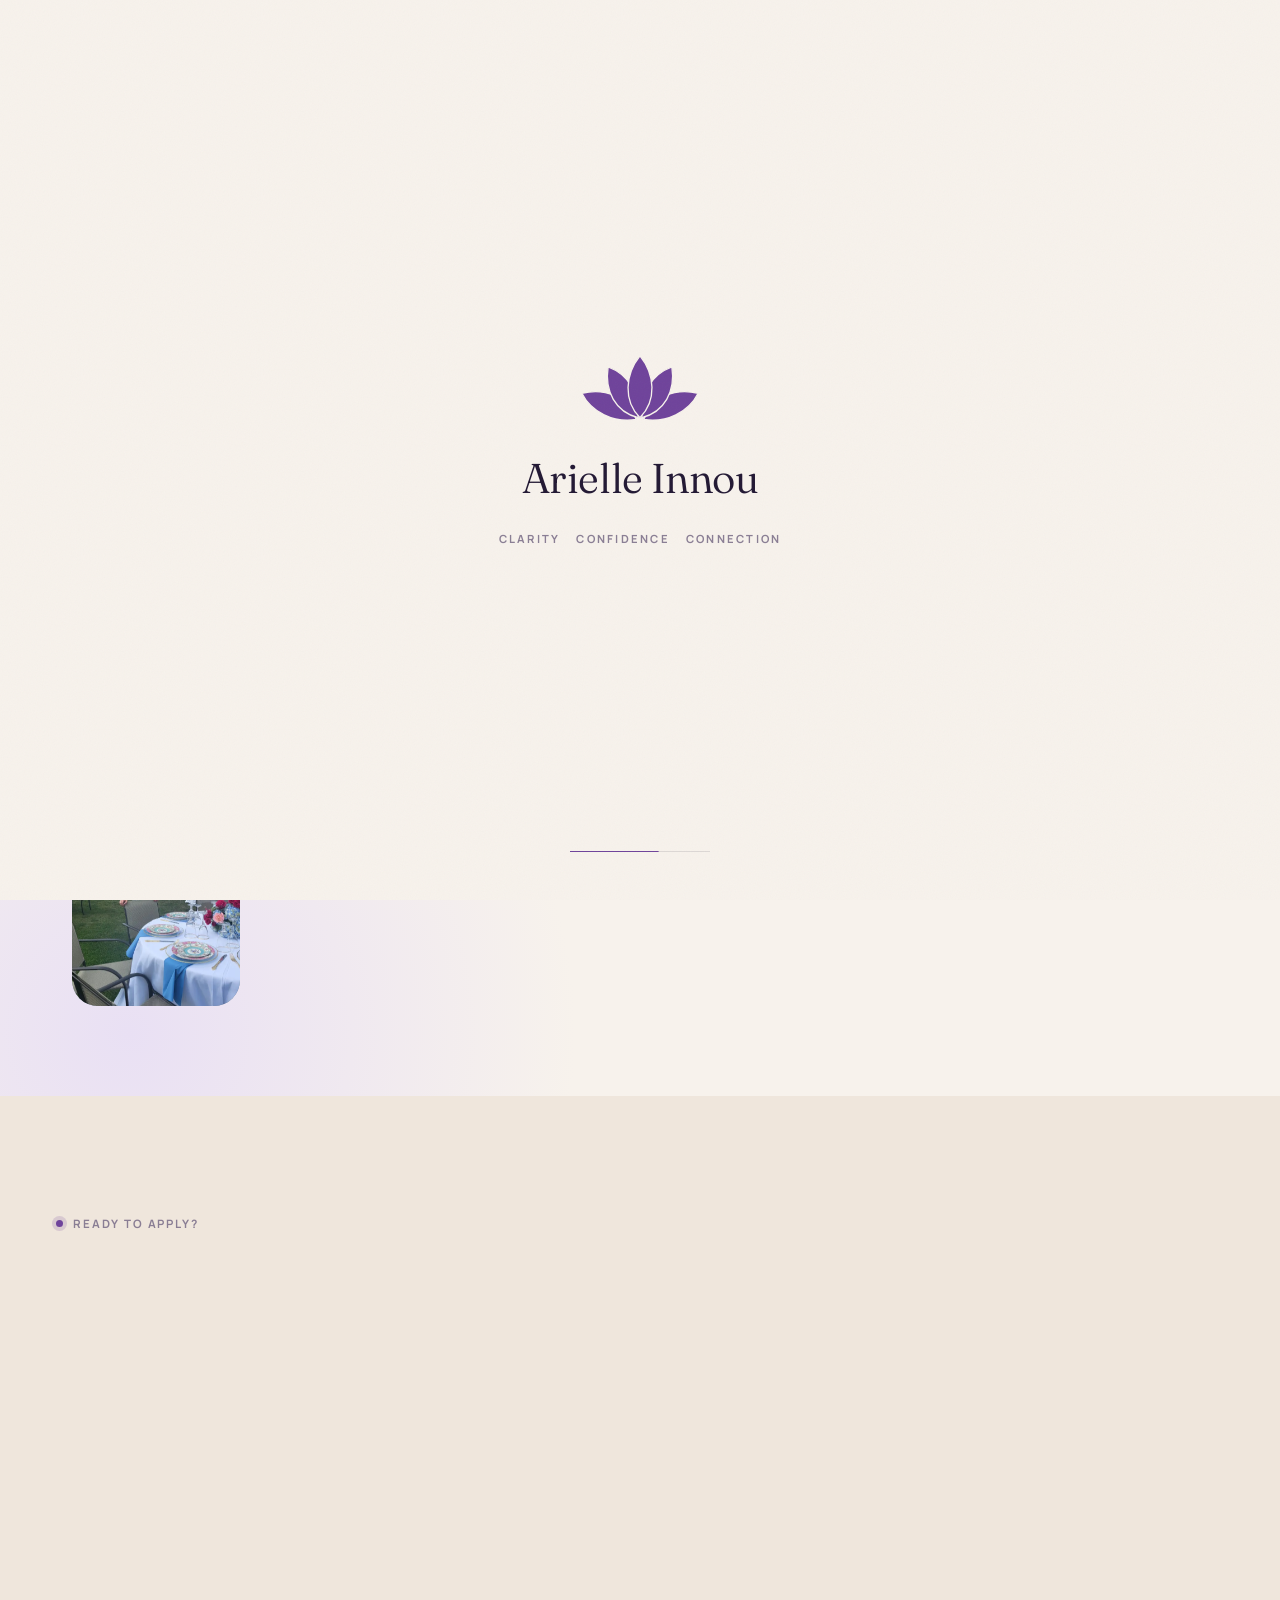
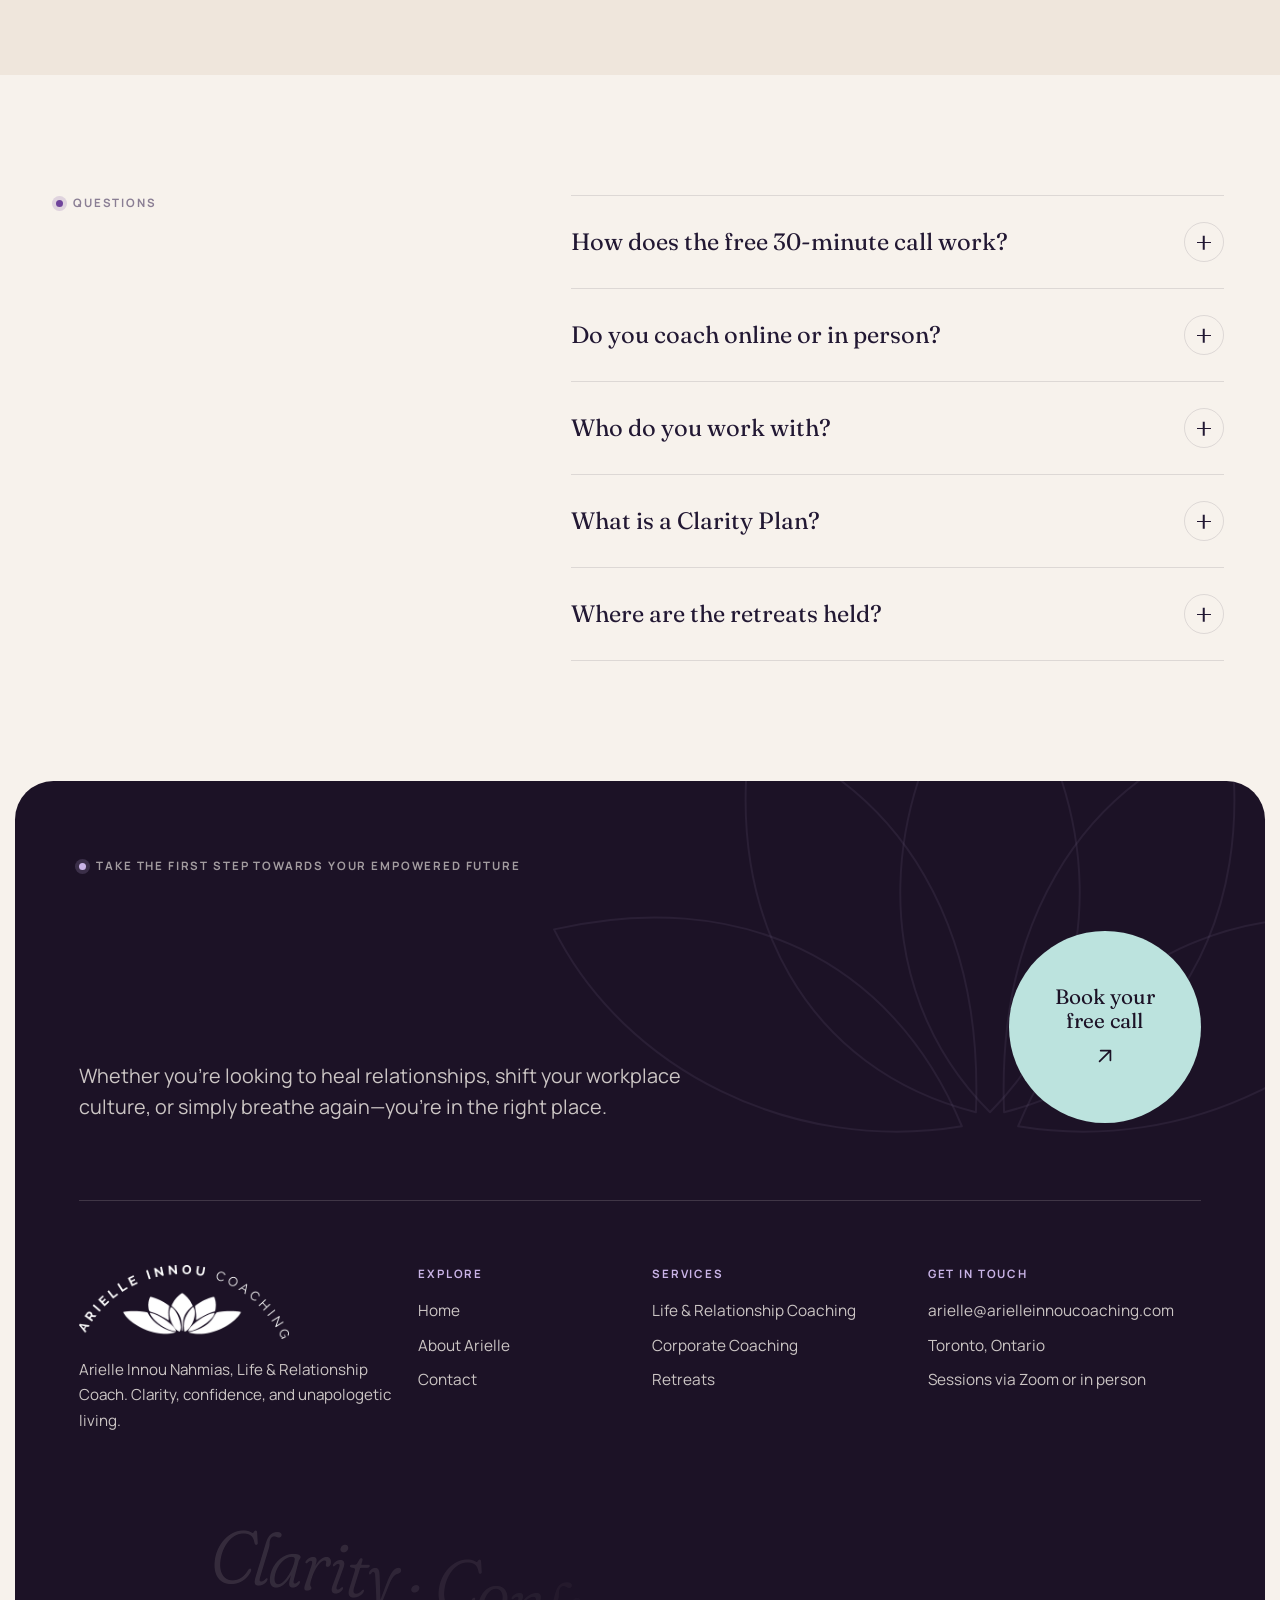
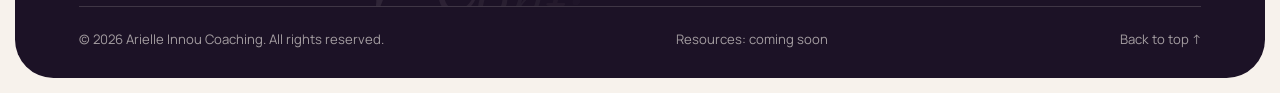
<file: contact.html>
<!doctype html>
<html lang="en">
<head>
<meta charset="utf-8">
<meta name="viewport" content="width=device-width, initial-scale=1, viewport-fit=cover">
<title>Contact Arielle Innou — Book Your Free 30-Minute Call</title>
<meta name="description" content="Book a complimentary 30-minute call with certified life and relationship coach Arielle Innou Nahmias in Toronto, or apply for coaching and retreats.">
<link rel="canonical" href="https://arielleinnoucoaching.codebunny.net/contact">
<meta name="theme-color" content="#f7f2ec">
<meta property="og:type" content="website">
<meta property="og:site_name" content="Arielle Innou Coaching">
<meta property="og:title" content="Contact Arielle Innou — Book Your Free 30-Minute Call">
<meta property="og:description" content="Book a complimentary 30-minute call with certified life and relationship coach Arielle Innou Nahmias in Toronto, or apply for coaching and retreats.">
<meta property="og:url" content="https://arielleinnoucoaching.codebunny.net/contact">
<meta property="og:image" content="https://arielleinnoucoaching.codebunny.net/assets/img/og/contact.jpg">
<meta property="og:image:width" content="1200">
<meta property="og:image:height" content="630">
<meta name="twitter:card" content="summary_large_image">
<meta name="twitter:image" content="https://arielleinnoucoaching.codebunny.net/assets/img/og/contact.jpg">
<link rel="icon" href="assets/brand/favicon-48.png" sizes="48x48" type="image/png">
<link rel="icon" href="assets/brand/favicon.svg" type="image/svg+xml">
<link rel="apple-touch-icon" href="assets/brand/apple-touch-icon.png">
<link rel="manifest" href="site.webmanifest">
<link rel="preconnect" href="https://fonts.googleapis.com">
<link rel="preconnect" href="https://fonts.gstatic.com" crossorigin>
<link rel="stylesheet" href="https://fonts.googleapis.com/css2?family=Fraunces:ital,opsz,wght,SOFT@0,9..144,300..600,0..100;1,9..144,300..600,0..100&family=Manrope:wght@400;500;600;700&display=swap">
<link rel="stylesheet" href="assets/css/styles.css">
<link rel="stylesheet" href="assets/css/editor-global.css">
<style id="page-styles"></style>
<script>try{var d=document.documentElement;d.classList.add("js");if(sessionStorage.getItem("ai-nav")){d.classList.add("is-entering");sessionStorage.removeItem("ai-nav")}else if(!sessionStorage.getItem("ai-seen")&&!matchMedia("(prefers-reduced-motion: reduce)").matches){d.classList.add("is-loading")}setTimeout(function(){d.classList.remove("is-loading","is-entering")},5000)}catch(e){}</script>
<script type="application/ld+json">{"@context": "https://schema.org", "@type": "FAQPage", "mainEntity": [{"@type": "Question", "name": "How does the free 30-minute call work?", "acceptedAnswer": {"@type": "Answer", "text": "It’s a complimentary, no-pressure conversation. We talk about where you are, where you want to go, and whether our approaches align. If we’re a good fit, we’ll map out next steps together."}}, {"@type": "Question", "name": "Do you coach online or in person?", "acceptedAnswer": {"@type": "Answer", "text": "Both. Private 1:1 sessions run via Zoom or in person in Toronto, so you can choose what feels right for you."}}, {"@type": "Question", "name": "Who do you work with?", "acceptedAnswer": {"@type": "Answer", "text": "Women in midlife and beyond (often 50+) who want to reclaim their identity, rewrite old stories and build boundaries that protect their peace—and leaders and teams, especially in dental offices, healthcare and small-to-mid-size businesses, who want a healthier, more productive workplace."}}, {"@type": "Question", "name": "What is a Clarity Plan?", "acceptedAnswer": {"@type": "Answer", "text": "A custom plan we create together after our first conversation. It’s designed to break old patterns and set new boundaries, based on your goals and challenges."}}, {"@type": "Question", "name": "Where are the retreats held?", "acceptedAnswer": {"@type": "Answer", "text": "In the Ontario countryside at Bella Estate Gardens: a beautiful sanctuary of lush gardens, nestled in tranquility away from the busy city."}}]}</script>
</head>
<body>

<div class="preloader" aria-hidden="true">
  <div class="preloader__inner">
    <svg class="lotus preloader__lotus" viewBox="0 0 64 40" aria-hidden="true"><path d="M30 36C18 38 6 32 1 22C14 19 25 24 30 36Z" pathLength="1"/><path d="M34 36C46 38 58 32 63 22C50 19 39 24 34 36Z" pathLength="1"/><path d="M31 35C19 32 13 21 15 8C26 12 31.5 22 31 35Z" pathLength="1"/><path d="M33 35C45 32 51 21 49 8C38 12 32.5 22 33 35Z" pathLength="1"/><path d="M32 35C23 26 24 12 32 2C40 12 41 26 32 35Z" pathLength="1"/></svg>
    <p class="preloader__name"><span>Arielle Innou</span></p>
    <p class="preloader__words"><span>Clarity</span><span>Confidence</span><span>Connection</span></p>
  </div>
  <div class="preloader__bar"><span></span></div>
</div>
<div class="curtain" aria-hidden="true">
  <span class="curtain__layer curtain__layer--a"></span>
  <span class="curtain__layer curtain__layer--b"></span>
  <div class="curtain__inner">
    <svg class="lotus curtain__lotus" viewBox="0 0 64 40" aria-hidden="true"><path d="M30 36C18 38 6 32 1 22C14 19 25 24 30 36Z" pathLength="1"/><path d="M34 36C46 38 58 32 63 22C50 19 39 24 34 36Z" pathLength="1"/><path d="M31 35C19 32 13 21 15 8C26 12 31.5 22 31 35Z" pathLength="1"/><path d="M33 35C45 32 51 21 49 8C38 12 32.5 22 33 35Z" pathLength="1"/><path d="M32 35C23 26 24 12 32 2C40 12 41 26 32 35Z" pathLength="1"/></svg>
    <p class="curtain__brand"><span>Arielle Innou</span></p>
    <p class="curtain__to"><span class="curtain__rule"></span><span class="curtain__title" data-curtain-title>Coaching</span><span class="curtain__rule"></span></p>
  </div>
</div>
<script>try{var t=sessionStorage.getItem("ai-nav-title");if(t)document.querySelector("[data-curtain-title]").textContent=t}catch(e){}</script>
<div class="scroll-progress" aria-hidden="true"><span></span></div>
<div class="cursor" aria-hidden="true"><span class="cursor__ring"><span class="cursor__label"></span></span><span class="cursor__dot"></span></div>
<!-- editor:header -->
<a class="skip-link" href="#main">Skip to content</a>
<header class="site-header">
  <div class="site-header__inner">
    <a class="brand" href="index.html" aria-label="Arielle Innou Coaching, home"><svg class="lotus brand__mark" viewBox="0 0 64 40" aria-hidden="true"><path d="M30 36C18 38 6 32 1 22C14 19 25 24 30 36Z"/><path d="M34 36C46 38 58 32 63 22C50 19 39 24 34 36Z"/><path d="M31 35C19 32 13 21 15 8C26 12 31.5 22 31 35Z"/><path d="M33 35C45 32 51 21 49 8C38 12 32.5 22 33 35Z"/><path d="M32 35C23 26 24 12 32 2C40 12 41 26 32 35Z"/></svg><span class="brand__name">Arielle Innou<em>Coaching</em></span></a>
    <nav class="nav" aria-label="Primary">
      <ul class="nav__list">
        <li><a class="nav__link" href="about.html">About</a></li>
        <li class="nav__drop">
          <button class="nav__link nav__drop-toggle" type="button" aria-expanded="false" aria-controls="nav-services">Services <svg class="chev" viewBox="0 0 24 24" fill="none" stroke="currentColor" stroke-width="1.6" stroke-linecap="round" stroke-linejoin="round" aria-hidden="true"><path d="M6 9l6 6 6-6"/></svg></button>
          <div class="dropdown" id="nav-services"><ul class="dropdown__list"><li><a class="dropdown__item" href="life-relationship-coaching.html"><span class="dropdown__img" style="background-image:url(assets/img/new-chapter-800.webp);background-position:50% 30%"></span><span class="dropdown__text"><strong>Life & Relationship</strong><small>1:1 coaching for women in transition</small></span></a></li><li><a class="dropdown__item" href="corporate-coaching.html"><span class="dropdown__img" style="background-image:url(assets/img/leaders-800.webp);background-position:52% 28%"></span><span class="dropdown__text"><strong>Corporate Coaching</strong><small>Healthier, high-performing teams</small></span></a></li><li><a class="dropdown__item" href="retreats.html"><span class="dropdown__img" style="background-image:url(assets/img/sisterhood-800.webp);background-position:50% 46%"></span><span class="dropdown__text"><strong>Retreats</strong><small>Restorative stays in the Ontario countryside</small></span></a></li></ul>
            <a class="dropdown__cta" href="contact.html"><span>Not sure where to start? <strong>Book a free 30-minute call</strong></span><svg viewBox="0 0 24 24" fill="none" stroke="currentColor" stroke-width="1.6" stroke-linecap="round" stroke-linejoin="round" aria-hidden="true"><path d="M5 12h14M13 6l6 6-6 6"/></svg></a>
          </div>
        </li>
        <li><a class="nav__link" href="retreats.html">Retreats</a></li>
        <li><a class="nav__link" href="contact.html" aria-current="page">Contact</a></li>
      </ul>
    </nav>
    <a class="btn btn--primary btn--sm header-cta" href="contact.html"><span class="btn__text">Book a call</span></a>
    <button class="menu-toggle" type="button" aria-expanded="false" aria-controls="mobile-menu" aria-label="Open menu">
      <span class="menu-toggle__label">Menu</span><span class="menu-toggle__bars" aria-hidden="true"><span></span><span></span></span>
    </button>
  </div>
</header>
<div class="mobile-menu" id="mobile-menu" aria-hidden="true">
  <svg class="lotus mobile-menu__lotus" viewBox="0 0 64 40" aria-hidden="true"><path d="M30 36C18 38 6 32 1 22C14 19 25 24 30 36Z"/><path d="M34 36C46 38 58 32 63 22C50 19 39 24 34 36Z"/><path d="M31 35C19 32 13 21 15 8C26 12 31.5 22 31 35Z"/><path d="M33 35C45 32 51 21 49 8C38 12 32.5 22 33 35Z"/><path d="M32 35C23 26 24 12 32 2C40 12 41 26 32 35Z"/></svg>
  <nav aria-label="Mobile"><ul class="mobile-menu__list"><li><a href="index.html"><small>01</small><span>Home</span></a></li><li><a href="about.html"><small>02</small><span>About</span></a></li><li><a href="life-relationship-coaching.html"><small>03</small><span>Life &amp; Relationship</span></a></li><li><a href="corporate-coaching.html"><small>04</small><span>Corporate</span></a></li><li><a href="retreats.html"><small>05</small><span>Retreats</span></a></li><li><a href="contact.html" aria-current="page"><small>06</small><span>Contact</span></a></li></ul></nav>
  <div class="mobile-menu__foot">
    <a class="btn btn--light btn--block" href="contact.html"><span class="btn__text">Book your free 30-minute call</span><span class="btn__icon"><svg viewBox="0 0 24 24" fill="none" stroke="currentColor" stroke-width="1.6" stroke-linecap="round" stroke-linejoin="round" aria-hidden="true"><path d="M5 12h14M13 6l6 6-6 6"/></svg></span></a>
    <p class="mobile-menu__meta"><a href="mailto:arielle@arielleinnoucoaching.com">arielle@arielleinnoucoaching.com</a><span>Toronto, Ontario</span></p>
  </div>
</div>
<!-- /editor:header -->
<main id="main">
<!-- editor:main -->

<section class="contact-hero">
  <div class="container contact">
    <div class="contact__copy">
      <span class="label label--dot reveal">Contact Arielle</span>
      <h1 class="display contact__title" data-lines>Let’s talk about<br><em>where you are.</em></h1>
      <p class="lede reveal">Where you want to go, and how we can get there—together. Send a note, or book your complimentary 30-minute call.</p>
      <ul class="info reveal">
        <li><span class="info__ic"><svg viewBox="0 0 24 24" fill="none" stroke="currentColor" stroke-width="1.6" stroke-linecap="round" stroke-linejoin="round" aria-hidden="true"><rect x="3" y="5" width="18" height="14" rx="3"/><path d="M4 7l8 6 8-6"/></svg></span><span><small>Email</small><a href="mailto:arielle@arielleinnoucoaching.com">arielle@arielleinnoucoaching.com</a></span></li>
        <li><span class="info__ic"><svg viewBox="0 0 24 24" fill="none" stroke="currentColor" stroke-width="1.6" stroke-linecap="round" stroke-linejoin="round" aria-hidden="true"><path d="M12 21s-7-6.2-7-11.5A7 7 0 0 1 19 9.5C19 14.8 12 21 12 21z"/><circle cx="12" cy="9.5" r="2.5"/></svg></span><span><small>Based in</small>Toronto, Ontario</span></li>
        <li><span class="info__ic"><svg viewBox="0 0 24 24" fill="none" stroke="currentColor" stroke-width="1.6" stroke-linecap="round" stroke-linejoin="round" aria-hidden="true"><rect x="3" y="6" width="13" height="12" rx="3"/><path d="M16 10.5l5-3v9l-5-3"/></svg></span><span><small>Sessions</small>Via Zoom or in person</span></li>
      </ul>
      <div class="media arch contact__media reveal-img" style="background-color:#7d8d9e"><img src="assets/img/arielle-garden-1600.webp" srcset="assets/img/arielle-garden-800.webp 800w, assets/img/arielle-garden-1600.webp 1200w" sizes="(min-width: 900px) 22vw, 60vw" width="1200" height="1600" alt="Arielle at a garden luncheon at Bella Estate Gardens" loading="lazy" decoding="async" style="object-position:38% 42%"></div>
    </div>
    <form class="form reveal" action="https://formspree.io/f/YOUR_FORM_ID" method="POST" novalidate data-form>
      <div class="form__head">
        <p class="h-md">Book your free <em>30-minute call.</em></p>
        <p class="body">Tell me a little about where you are. I’ll reply personally to find a time that suits your schedule.</p>
      </div>
      <fieldset class="field field--chips">
        <legend>I’m interested in</legend>
        <div class="chip-opts"><label class="chip-opt"><input type="radio" name="interest" value="life" checked><span>Life &amp; Relationship</span></label><label class="chip-opt"><input type="radio" name="interest" value="corporate"><span>Corporate coaching</span></label><label class="chip-opt"><input type="radio" name="interest" value="retreats"><span>Retreats</span></label><label class="chip-opt"><input type="radio" name="interest" value="unsure"><span>Not sure yet</span></label></div>
      </fieldset>
      <div class="field-row">
        <div class="field"><label for="f-name">Your name</label><input id="f-name" name="name" type="text" autocomplete="name" required><span class="field__error">Please enter your name.</span></div>
        <div class="field"><label for="f-email">Your email</label><input id="f-email" name="email" type="email" autocomplete="email" required><span class="field__error">Please enter a valid email.</span></div>
      </div>
      <div class="field"><label for="f-phone">Phone <span class="field__opt">(optional)</span></label><input id="f-phone" name="phone" type="tel" autocomplete="tel"></div>
      <div class="field"><label for="f-msg">Your message</label><textarea id="f-msg" name="message" rows="5" required placeholder="Where are you now, and where would you like to be?"></textarea><span class="field__error">Please enter a message.</span></div>
      <input type="text" name="_gotcha" class="hp" tabindex="-1" autocomplete="off" aria-hidden="true">
      <button class="btn btn--primary btn--block" type="submit"><span class="btn__text">Send message</span><span class="btn__icon"><svg viewBox="0 0 24 24" fill="none" stroke="currentColor" stroke-width="1.6" stroke-linecap="round" stroke-linejoin="round" aria-hidden="true"><path d="M5 12h14M13 6l6 6-6 6"/></svg></span></button>
      <p class="form__fine">Your details stay private and are only used to reply to you.</p>
      <div class="form-success" role="status" hidden>
        <svg class="lotus form-success__lotus" viewBox="0 0 64 40" aria-hidden="true"><path d="M30 36C18 38 6 32 1 22C14 19 25 24 30 36Z"/><path d="M34 36C46 38 58 32 63 22C50 19 39 24 34 36Z"/><path d="M31 35C19 32 13 21 15 8C26 12 31.5 22 31 35Z"/><path d="M33 35C45 32 51 21 49 8C38 12 32.5 22 33 35Z"/><path d="M32 35C23 26 24 12 32 2C40 12 41 26 32 35Z"/></svg>
        <p class="h-md">Thanks for your message! <em>I’ll be in touch soon.</em></p>
        <p class="body">In the meantime, take a breath. You’ve already taken the first step.</p>
      </div>
      <p class="form-error" role="alert" hidden>Message failed. Please try again, or email <a href="mailto:arielle@arielleinnoucoaching.com">arielle@arielleinnoucoaching.com</a>.</p>
    </form>
  </div>
</section>

<section class="section section--sand">
  <div class="container">
    
    <div class="head head--split">
      <div class="head__title"><span class="label label--dot">Ready to apply?</span>
      <h2 class="h-xl" data-lines>Applications &amp;<br><em>registration.</em></h2></div>
      <p class="lede reveal">Already know what you need? Go straight to the right form.</p>
    </div>
    <div class="apps"><a class="app-card reveal" href="https://form.jotform.com/251975488693074" target="_blank" rel="noopener" style="--d:0"><span class="app-card__img" style="background-image:url(assets/img/new-chapter-800.webp);background-position:50% 30%" aria-hidden="true"></span><span class="app-card__text"><small>Application</small><strong>Life &amp; Relationship Coaching</strong></span><span class="app-card__go"><svg viewBox="0 0 24 24" fill="none" stroke="currentColor" stroke-width="1.6" stroke-linecap="round" stroke-linejoin="round" aria-hidden="true"><path d="M7 17L17 7M8 7h9v9"/></svg></span></a><a class="app-card reveal" href="https://form.jotform.com/251906297424058" target="_blank" rel="noopener" style="--d:1"><span class="app-card__img" style="background-image:url(assets/img/leaders-800.webp);background-position:52% 28%" aria-hidden="true"></span><span class="app-card__text"><small>Application</small><strong>Corporate Coaching</strong></span><span class="app-card__go"><svg viewBox="0 0 24 24" fill="none" stroke="currentColor" stroke-width="1.6" stroke-linecap="round" stroke-linejoin="round" aria-hidden="true"><path d="M7 17L17 7M8 7h9v9"/></svg></span></a><a class="app-card reveal" href="https://form.jotform.com/251906297424058" target="_blank" rel="noopener" style="--d:2"><span class="app-card__img" style="background-image:url(assets/img/sisterhood-800.webp);background-position:50% 46%" aria-hidden="true"></span><span class="app-card__text"><small>Registration</small><strong>The 3-day retreat</strong></span><span class="app-card__go"><svg viewBox="0 0 24 24" fill="none" stroke="currentColor" stroke-width="1.6" stroke-linecap="round" stroke-linejoin="round" aria-hidden="true"><path d="M7 17L17 7M8 7h9v9"/></svg></span></a></div>
  </div>
</section>

<section class="section">
  <div class="container faq-layout">
    <div class="faq-layout__aside">
      <span class="label label--dot">Questions</span>
      <h2 class="h-xl" data-lines>Good to<br><em>know.</em></h2>
      <p class="body reveal">Anything else? Email <a class="inline-link" href="mailto:arielle@arielleinnoucoaching.com">arielle@arielleinnoucoaching.com</a>.</p>
    </div>
    <div class="faq"><details class="faq__item"><summary>How does the free 30-minute call work?<span class="faq__icon" aria-hidden="true"></span></summary><div class="faq__body"><div><p>It’s a complimentary, no-pressure conversation. We talk about where you are, where you want to go, and whether our approaches align. If we’re a good fit, we’ll map out next steps together.</p></div></div></details><details class="faq__item"><summary>Do you coach online or in person?<span class="faq__icon" aria-hidden="true"></span></summary><div class="faq__body"><div><p>Both. Private 1:1 sessions run via Zoom or in person in Toronto, so you can choose what feels right for you.</p></div></div></details><details class="faq__item"><summary>Who do you work with?<span class="faq__icon" aria-hidden="true"></span></summary><div class="faq__body"><div><p>Women in midlife and beyond (often 50+) who want to reclaim their identity, rewrite old stories and build boundaries that protect their peace—and leaders and teams, especially in dental offices, healthcare and small-to-mid-size businesses, who want a healthier, more productive workplace.</p></div></div></details><details class="faq__item"><summary>What is a Clarity Plan?<span class="faq__icon" aria-hidden="true"></span></summary><div class="faq__body"><div><p>A custom plan we create together after our first conversation. It’s designed to break old patterns and set new boundaries, based on your goals and challenges.</p></div></div></details><details class="faq__item"><summary>Where are the retreats held?<span class="faq__icon" aria-hidden="true"></span></summary><div class="faq__body"><div><p>In the Ontario countryside at Bella Estate Gardens: a beautiful sanctuary of lush gardens, nestled in tranquility away from the busy city.</p></div></div></details></div>
  </div>
</section>
<!-- /editor:main -->
</main>
<!-- editor:footer -->
<footer class="site-footer">
  <div class="footer-card">
    <svg class="lotus footer-card__lotus" viewBox="0 0 64 40" aria-hidden="true"><path d="M30 36C18 38 6 32 1 22C14 19 25 24 30 36Z"/><path d="M34 36C46 38 58 32 63 22C50 19 39 24 34 36Z"/><path d="M31 35C19 32 13 21 15 8C26 12 31.5 22 31 35Z"/><path d="M33 35C45 32 51 21 49 8C38 12 32.5 22 33 35Z"/><path d="M32 35C23 26 24 12 32 2C40 12 41 26 32 35Z"/></svg>
    <div class="footer-cta">
      <div class="footer-cta__copy">
        <span class="label label--dot label--light">Take the first step towards your empowered future</span>
        <p class="h-xl mt-m" data-lines>Let’s start your<br><em>next chapter.</em></p>
        <p class="lede mt-m">Whether you’re looking to heal relationships, shift your workplace culture, or simply breathe again—you’re in the right place.</p>
      </div>
      <a class="footer-cta__btn" href="contact.html" data-magnetic-strong><span>Book your<br>free call<svg viewBox="0 0 24 24" fill="none" stroke="currentColor" stroke-width="1.6" stroke-linecap="round" stroke-linejoin="round" aria-hidden="true"><path d="M7 17L17 7M8 7h9v9"/></svg></span></a>
    </div>
    <div class="footer-grid">
      <div class="footer-col footer-col--brand">
        <img class="footer-logo" src="assets/brand/logo-white.png" alt="Arielle Innou Coaching" width="900" height="320" loading="lazy">
        <p>Arielle Innou Nahmias, Life &amp; Relationship Coach. Clarity, confidence, and unapologetic living.</p>
      </div>
      <div class="footer-col"><h3>Explore</h3><ul>
        <li><a href="index.html">Home</a></li><li><a href="about.html">About Arielle</a></li><li><a href="contact.html">Contact</a></li>
      </ul></div>
      <div class="footer-col"><h3>Services</h3><ul>
        <li><a href="life-relationship-coaching.html">Life &amp; Relationship Coaching</a></li>
        <li><a href="corporate-coaching.html">Corporate Coaching</a></li>
        <li><a href="retreats.html">Retreats</a></li>
      </ul></div>
      <div class="footer-col"><h3>Get in touch</h3><ul>
        <li><a href="mailto:arielle@arielleinnoucoaching.com">arielle@arielleinnoucoaching.com</a></li>
        <li>Toronto, Ontario</li>
        <li>Sessions via Zoom or in person</li>
      </ul></div>
    </div>
    <p class="footer-wordmark" aria-hidden="true">Clarity · Confidence · Connection</p>
    <div class="footer-bottom">
      <span>&copy; <span data-year>2026</span> Arielle Innou Coaching. All rights reserved.</span>
      <span>Resources: coming soon</span>
      <a href="#main">Back to top ↑</a>
    </div>
  </div>
</footer>
<!-- /editor:footer -->

<div class="sticky-cta" aria-label="Quick actions">
  <a class="btn btn--primary btn--block" href="contact.html"><span class="btn__text">Book your free call</span><span class="btn__icon"><svg viewBox="0 0 24 24" fill="none" stroke="currentColor" stroke-width="1.6" stroke-linecap="round" stroke-linejoin="round" aria-hidden="true"><path d="M5 12h14M13 6l6 6-6 6"/></svg></span></a>
</div>
<script src="assets/vendor/gsap.min.js" defer></script>
<script src="assets/vendor/ScrollTrigger.min.js" defer></script>
<script src="assets/js/main.js" defer></script>
<script src="assets/js/motion.js" defer></script>
</body>
</html>
</file>
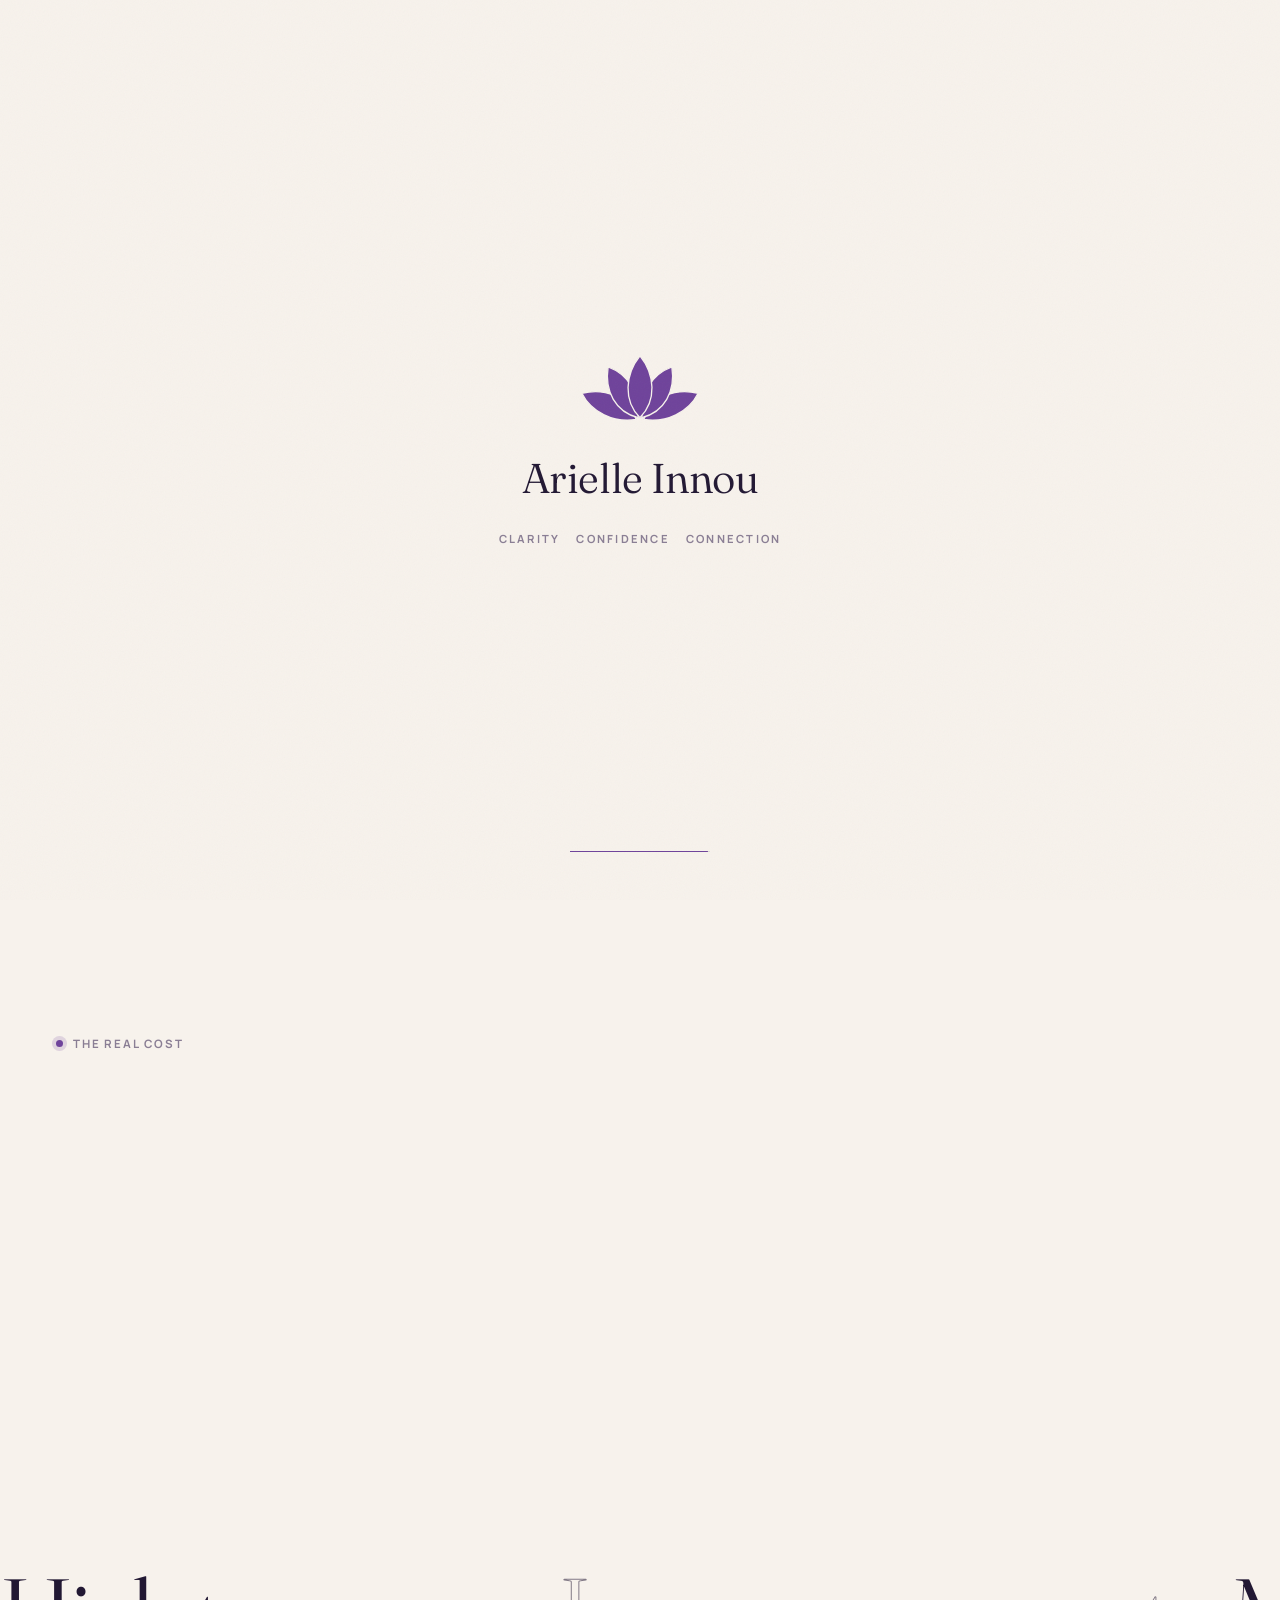
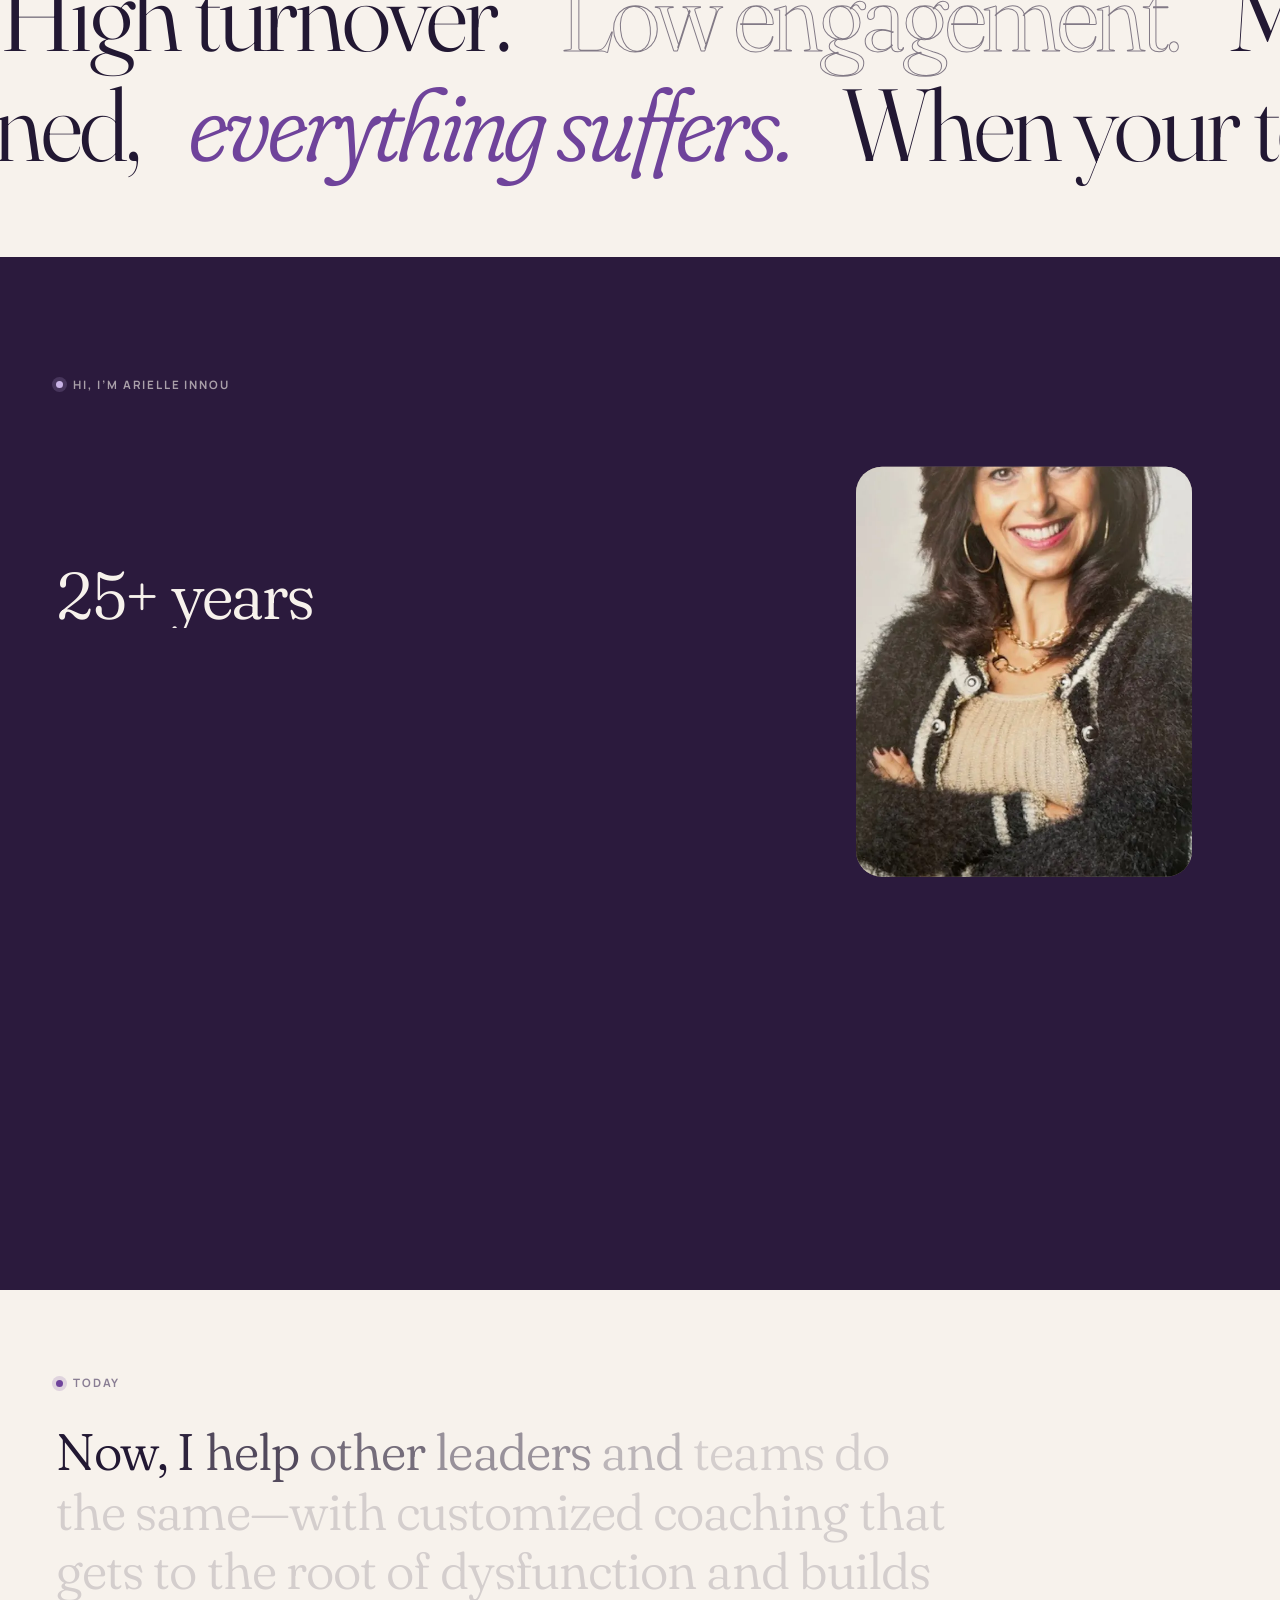
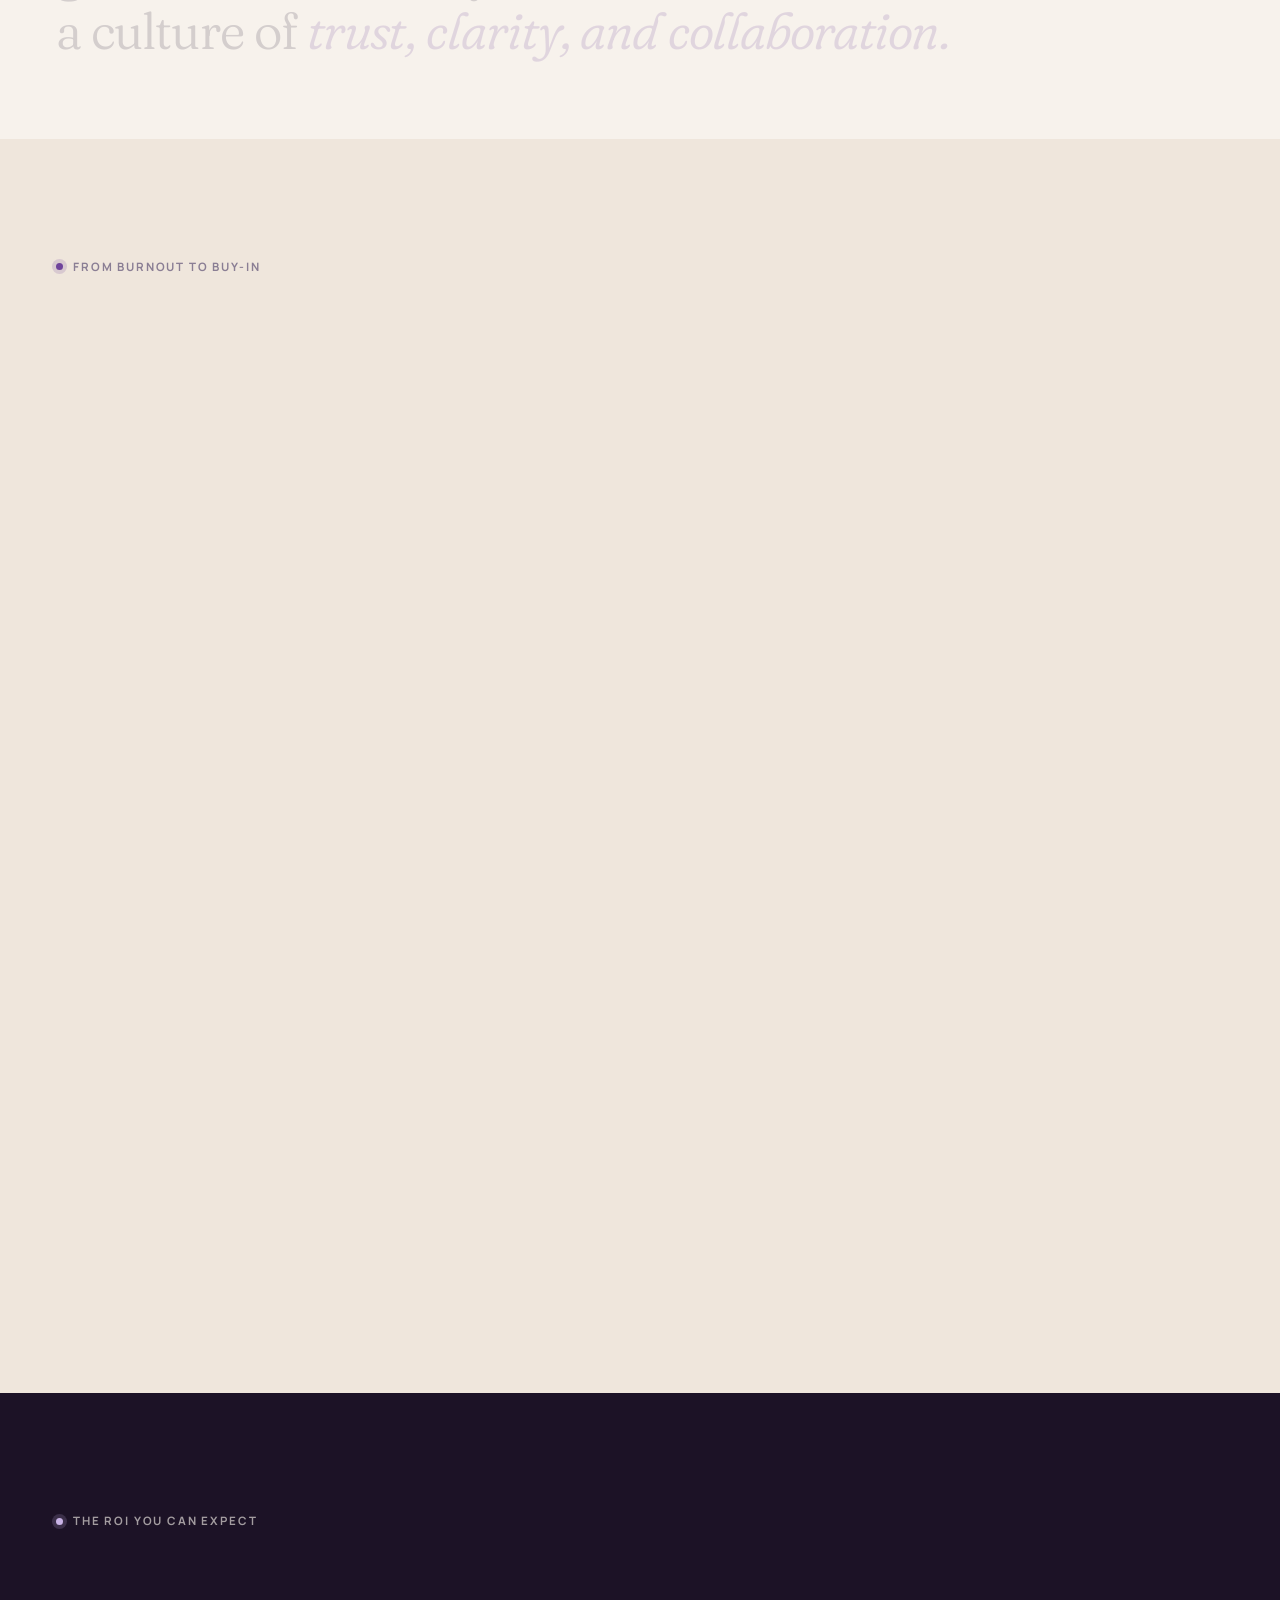
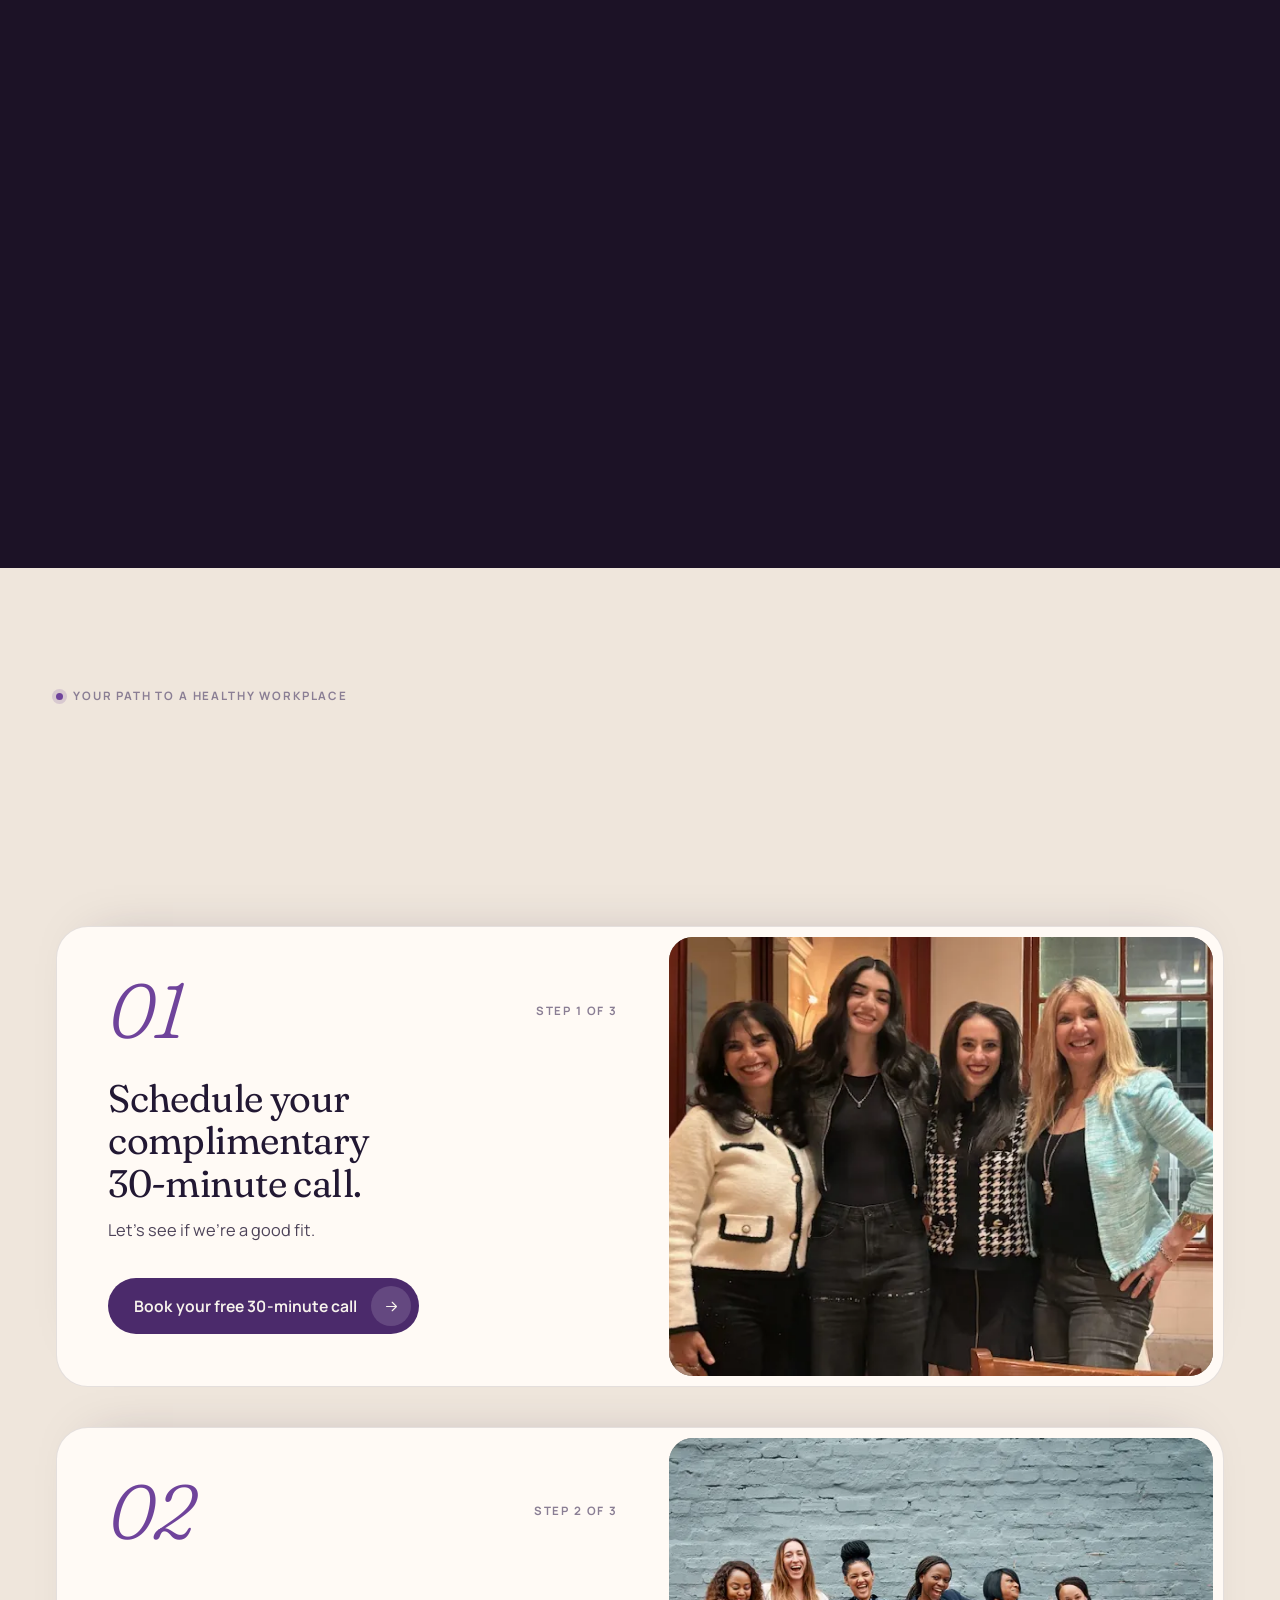
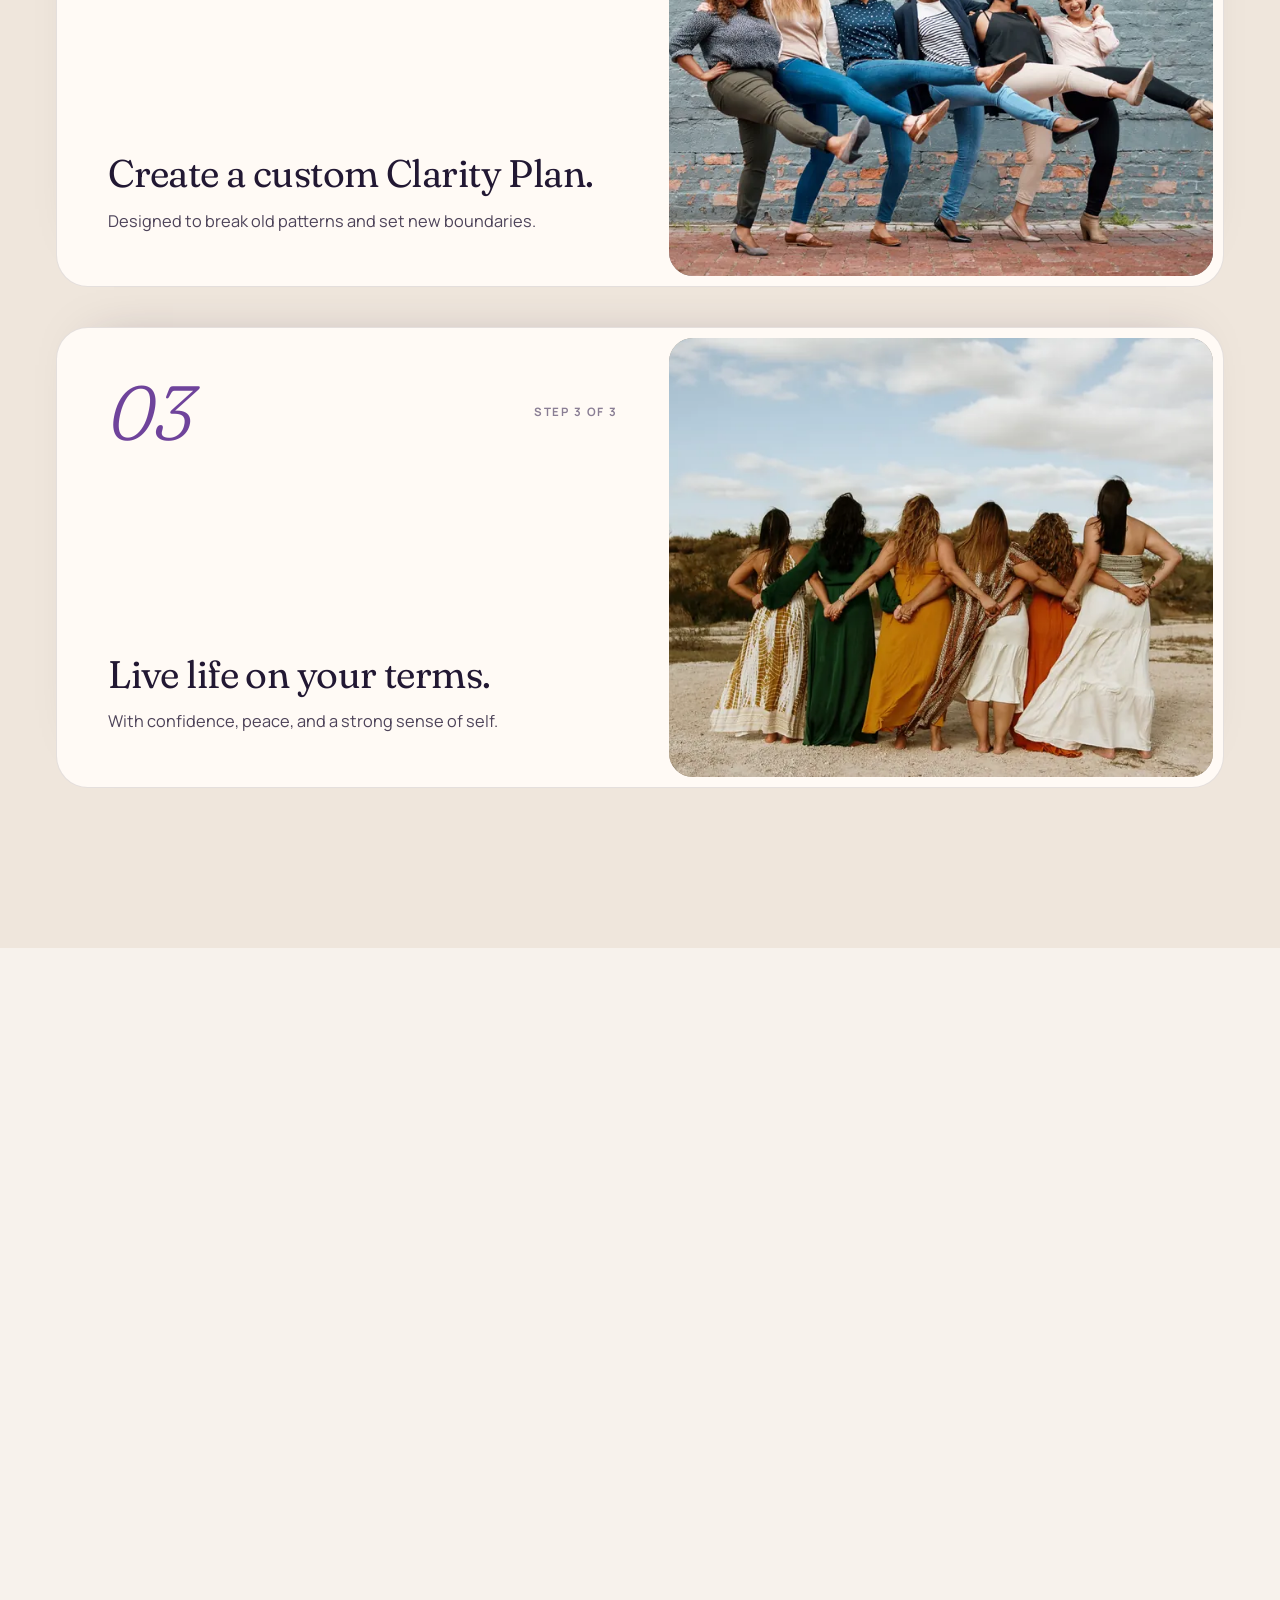
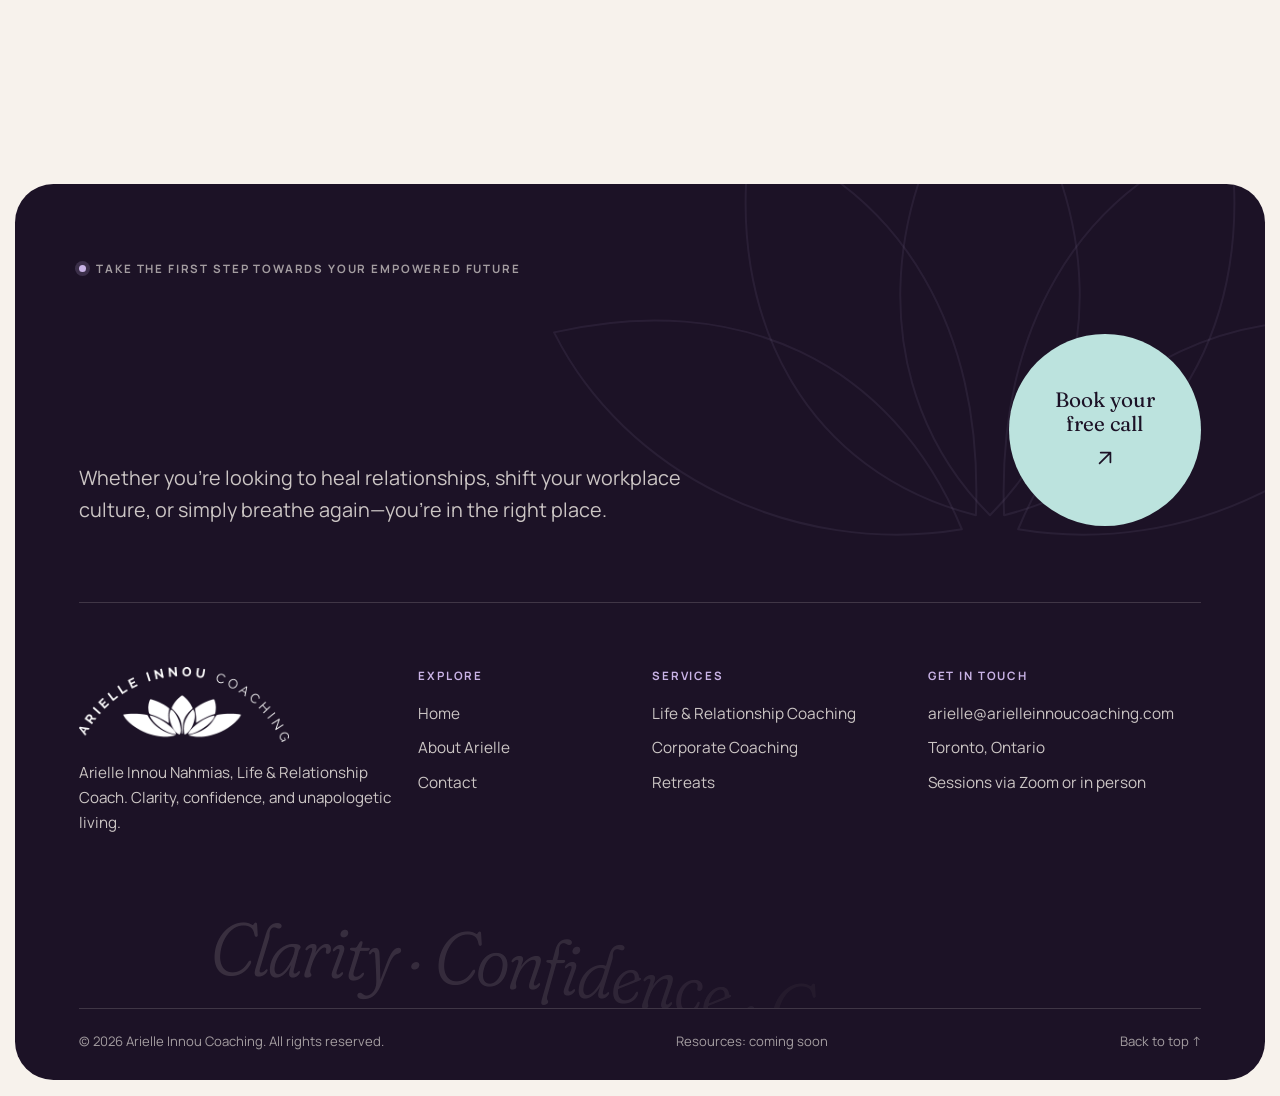
<file: corporate-coaching.html>
<!doctype html>
<html lang="en">
<head>
<meta charset="utf-8">
<meta name="viewport" content="width=device-width, initial-scale=1, viewport-fit=cover">
<title>Corporate Coaching for Healthier Teams — Arielle Innou</title>
<meta name="description" content="Team coaching and culture transformation for dental offices, healthcare providers and growing businesses. Reduce turnover, resolve conflict, build trust.">
<link rel="canonical" href="https://arielleinnoucoaching.codebunny.net/corporate-coaching">
<meta name="theme-color" content="#f7f2ec">
<meta property="og:type" content="website">
<meta property="og:site_name" content="Arielle Innou Coaching">
<meta property="og:title" content="Corporate Coaching for Healthier Teams — Arielle Innou">
<meta property="og:description" content="Team coaching and culture transformation for dental offices, healthcare providers and growing businesses. Reduce turnover, resolve conflict, build trust.">
<meta property="og:url" content="https://arielleinnoucoaching.codebunny.net/corporate-coaching">
<meta property="og:image" content="https://arielleinnoucoaching.codebunny.net/assets/img/og/corporate.jpg">
<meta property="og:image:width" content="1200">
<meta property="og:image:height" content="630">
<meta name="twitter:card" content="summary_large_image">
<meta name="twitter:image" content="https://arielleinnoucoaching.codebunny.net/assets/img/og/corporate.jpg">
<link rel="icon" href="assets/brand/favicon-48.png" sizes="48x48" type="image/png">
<link rel="icon" href="assets/brand/favicon.svg" type="image/svg+xml">
<link rel="apple-touch-icon" href="assets/brand/apple-touch-icon.png">
<link rel="manifest" href="site.webmanifest">
<link rel="preconnect" href="https://fonts.googleapis.com">
<link rel="preconnect" href="https://fonts.gstatic.com" crossorigin>
<link rel="stylesheet" href="https://fonts.googleapis.com/css2?family=Fraunces:ital,opsz,wght,SOFT@0,9..144,300..600,0..100;1,9..144,300..600,0..100&family=Manrope:wght@400;500;600;700&display=swap">
<link rel="stylesheet" href="assets/css/styles.css">
<link rel="stylesheet" href="assets/css/editor-global.css">
<style id="page-styles"></style>
<script>try{var d=document.documentElement;d.classList.add("js");if(sessionStorage.getItem("ai-nav")){d.classList.add("is-entering");sessionStorage.removeItem("ai-nav")}else if(!sessionStorage.getItem("ai-seen")&&!matchMedia("(prefers-reduced-motion: reduce)").matches){d.classList.add("is-loading")}setTimeout(function(){d.classList.remove("is-loading","is-entering")},5000)}catch(e){}</script>
<script type="application/ld+json">{"@context": "https://schema.org", "@type": "Service", "name": "Corporate Coaching", "provider": {"@type": "ProfessionalService", "name": "Arielle Innou Coaching"}, "areaServed": "Ontario", "description": "Team coaching and group dynamics, staff wellness and culture transformation."}</script>
</head>
<body>

<div class="preloader" aria-hidden="true">
  <div class="preloader__inner">
    <svg class="lotus preloader__lotus" viewBox="0 0 64 40" aria-hidden="true"><path d="M30 36C18 38 6 32 1 22C14 19 25 24 30 36Z" pathLength="1"/><path d="M34 36C46 38 58 32 63 22C50 19 39 24 34 36Z" pathLength="1"/><path d="M31 35C19 32 13 21 15 8C26 12 31.5 22 31 35Z" pathLength="1"/><path d="M33 35C45 32 51 21 49 8C38 12 32.5 22 33 35Z" pathLength="1"/><path d="M32 35C23 26 24 12 32 2C40 12 41 26 32 35Z" pathLength="1"/></svg>
    <p class="preloader__name"><span>Arielle Innou</span></p>
    <p class="preloader__words"><span>Clarity</span><span>Confidence</span><span>Connection</span></p>
  </div>
  <div class="preloader__bar"><span></span></div>
</div>
<div class="curtain" aria-hidden="true">
  <span class="curtain__layer curtain__layer--a"></span>
  <span class="curtain__layer curtain__layer--b"></span>
  <div class="curtain__inner">
    <svg class="lotus curtain__lotus" viewBox="0 0 64 40" aria-hidden="true"><path d="M30 36C18 38 6 32 1 22C14 19 25 24 30 36Z" pathLength="1"/><path d="M34 36C46 38 58 32 63 22C50 19 39 24 34 36Z" pathLength="1"/><path d="M31 35C19 32 13 21 15 8C26 12 31.5 22 31 35Z" pathLength="1"/><path d="M33 35C45 32 51 21 49 8C38 12 32.5 22 33 35Z" pathLength="1"/><path d="M32 35C23 26 24 12 32 2C40 12 41 26 32 35Z" pathLength="1"/></svg>
    <p class="curtain__brand"><span>Arielle Innou</span></p>
    <p class="curtain__to"><span class="curtain__rule"></span><span class="curtain__title" data-curtain-title>Coaching</span><span class="curtain__rule"></span></p>
  </div>
</div>
<script>try{var t=sessionStorage.getItem("ai-nav-title");if(t)document.querySelector("[data-curtain-title]").textContent=t}catch(e){}</script>
<div class="scroll-progress" aria-hidden="true"><span></span></div>
<div class="cursor" aria-hidden="true"><span class="cursor__ring"><span class="cursor__label"></span></span><span class="cursor__dot"></span></div>
<!-- editor:header -->
<a class="skip-link" href="#main">Skip to content</a>
<header class="site-header">
  <div class="site-header__inner">
    <a class="brand" href="index.html" aria-label="Arielle Innou Coaching, home"><svg class="lotus brand__mark" viewBox="0 0 64 40" aria-hidden="true"><path d="M30 36C18 38 6 32 1 22C14 19 25 24 30 36Z"/><path d="M34 36C46 38 58 32 63 22C50 19 39 24 34 36Z"/><path d="M31 35C19 32 13 21 15 8C26 12 31.5 22 31 35Z"/><path d="M33 35C45 32 51 21 49 8C38 12 32.5 22 33 35Z"/><path d="M32 35C23 26 24 12 32 2C40 12 41 26 32 35Z"/></svg><span class="brand__name">Arielle Innou<em>Coaching</em></span></a>
    <nav class="nav" aria-label="Primary">
      <ul class="nav__list">
        <li><a class="nav__link" href="about.html">About</a></li>
        <li class="nav__drop">
          <button class="nav__link nav__drop-toggle" type="button" aria-expanded="false" aria-controls="nav-services">Services <svg class="chev" viewBox="0 0 24 24" fill="none" stroke="currentColor" stroke-width="1.6" stroke-linecap="round" stroke-linejoin="round" aria-hidden="true"><path d="M6 9l6 6 6-6"/></svg></button>
          <div class="dropdown" id="nav-services"><ul class="dropdown__list"><li><a class="dropdown__item" href="life-relationship-coaching.html"><span class="dropdown__img" style="background-image:url(assets/img/new-chapter-800.webp);background-position:50% 30%"></span><span class="dropdown__text"><strong>Life & Relationship</strong><small>1:1 coaching for women in transition</small></span></a></li><li><a class="dropdown__item" href="corporate-coaching.html" aria-current="page"><span class="dropdown__img" style="background-image:url(assets/img/leaders-800.webp);background-position:52% 28%"></span><span class="dropdown__text"><strong>Corporate Coaching</strong><small>Healthier, high-performing teams</small></span></a></li><li><a class="dropdown__item" href="retreats.html"><span class="dropdown__img" style="background-image:url(assets/img/sisterhood-800.webp);background-position:50% 46%"></span><span class="dropdown__text"><strong>Retreats</strong><small>Restorative stays in the Ontario countryside</small></span></a></li></ul>
            <a class="dropdown__cta" href="contact.html"><span>Not sure where to start? <strong>Book a free 30-minute call</strong></span><svg viewBox="0 0 24 24" fill="none" stroke="currentColor" stroke-width="1.6" stroke-linecap="round" stroke-linejoin="round" aria-hidden="true"><path d="M5 12h14M13 6l6 6-6 6"/></svg></a>
          </div>
        </li>
        <li><a class="nav__link" href="retreats.html">Retreats</a></li>
        <li><a class="nav__link" href="contact.html">Contact</a></li>
      </ul>
    </nav>
    <a class="btn btn--primary btn--sm header-cta" href="contact.html"><span class="btn__text">Book a call</span></a>
    <button class="menu-toggle" type="button" aria-expanded="false" aria-controls="mobile-menu" aria-label="Open menu">
      <span class="menu-toggle__label">Menu</span><span class="menu-toggle__bars" aria-hidden="true"><span></span><span></span></span>
    </button>
  </div>
</header>
<div class="mobile-menu" id="mobile-menu" aria-hidden="true">
  <svg class="lotus mobile-menu__lotus" viewBox="0 0 64 40" aria-hidden="true"><path d="M30 36C18 38 6 32 1 22C14 19 25 24 30 36Z"/><path d="M34 36C46 38 58 32 63 22C50 19 39 24 34 36Z"/><path d="M31 35C19 32 13 21 15 8C26 12 31.5 22 31 35Z"/><path d="M33 35C45 32 51 21 49 8C38 12 32.5 22 33 35Z"/><path d="M32 35C23 26 24 12 32 2C40 12 41 26 32 35Z"/></svg>
  <nav aria-label="Mobile"><ul class="mobile-menu__list"><li><a href="index.html"><small>01</small><span>Home</span></a></li><li><a href="about.html"><small>02</small><span>About</span></a></li><li><a href="life-relationship-coaching.html"><small>03</small><span>Life &amp; Relationship</span></a></li><li><a href="corporate-coaching.html" aria-current="page"><small>04</small><span>Corporate</span></a></li><li><a href="retreats.html"><small>05</small><span>Retreats</span></a></li><li><a href="contact.html"><small>06</small><span>Contact</span></a></li></ul></nav>
  <div class="mobile-menu__foot">
    <a class="btn btn--light btn--block" href="contact.html"><span class="btn__text">Book your free 30-minute call</span><span class="btn__icon"><svg viewBox="0 0 24 24" fill="none" stroke="currentColor" stroke-width="1.6" stroke-linecap="round" stroke-linejoin="round" aria-hidden="true"><path d="M5 12h14M13 6l6 6-6 6"/></svg></span></a>
    <p class="mobile-menu__meta"><a href="mailto:arielle@arielleinnoucoaching.com">arielle@arielleinnoucoaching.com</a><span>Toronto, Ontario</span></p>
  </div>
</div>
<!-- /editor:header -->
<main id="main">
<!-- editor:main -->


<section class="page-hero page-hero--wide">
  <div class="container page-hero__grid">
    <div class="page-hero__copy">
      <span class="label label--dot reveal">Corporate Coaching with Arielle Innou</span>
      <h1 class="display page-hero__title" data-lines>Empowered teams.<br>Clear communication.<br>A workplace <em>that works.</em></h1>
      <p class="lede reveal">Customized coaching for dental offices, healthcare providers, and small-to-mid-size businesses that gets to the root of dysfunction.</p>
      <div class="actions reveal"><a class="btn btn--primary" href="contact.html"><span class="btn__text">Book your free 30-minute call</span><span class="btn__icon"><svg viewBox="0 0 24 24" fill="none" stroke="currentColor" stroke-width="1.6" stroke-linecap="round" stroke-linejoin="round" aria-hidden="true"><path d="M5 12h14M13 6l6 6-6 6"/></svg></span></a><a class="btn btn--ghost" href="https://form.jotform.com/251906297424058" target="_blank" rel="noopener"><span class="btn__text">Apply for corporate coaching</span><span class="btn__icon"><svg viewBox="0 0 24 24" fill="none" stroke="currentColor" stroke-width="1.6" stroke-linecap="round" stroke-linejoin="round" aria-hidden="true"><path d="M7 17L17 7M8 7h9v9"/></svg></span></a></div>
    </div>
    <div class="page-hero__visual">
      <div class="media rounded reveal-img" style="background-color:#9c9ea3"><img src="assets/img/leaders-1600.webp" srcset="assets/img/leaders-800.webp 800w, assets/img/leaders-1600.webp 1600w" sizes="(min-width: 900px) 42vw, 92vw" width="1600" height="1067" alt="Three professional women smiling around a laptop" decoding="async" fetchpriority="high" style="object-position:52% 28%"></div>
      <div class="page-hero__chip reveal"><strong>300%</strong><span>team growth, with<br>culture intact</span></div>
    </div>
  </div>
</section>

<section class="section">
  <div class="container">
    
    <div class="head">
      <div class="head__title"><span class="label label--dot">The real cost</span>
      <h2 class="h-xl" data-lines>What’s really going on when you<br>notice tension between <em>team members?</em></h2></div>
      
    </div>
    <div class="cols-2 mt-l">
      <p class="lede reveal">You’ve got staff burnout, interpersonal conflict, or unspoken resentment that’s hurting morale.</p>
      <p class="body reveal">And maybe, as a business owner or manager, you’re feeling stuck in the middle—unsure how to fix it without making it worse. <strong>You’re not imagining it.</strong> Toxic dynamics and miscommunication don’t just hurt feelings—they hurt your business.</p>
    </div>
  </div>
</section>

<section class="kinetic" aria-label="High turnover. Low engagement. Missed goals.">
  <p class="kinetic__row" data-drift="-1"><span>High turnover.</span><span>Low engagement.</span><span>Missed goals.</span><span>High turnover.</span></p>
  <p class="kinetic__row kinetic__row--alt" data-drift="1"><span>When your team isn’t aligned,</span><em>everything suffers.</em><span>When your team isn’t aligned,</span></p>
</section>

<section class="section section--plum">
  <div class="container corp-bio">
    <div class="corp-bio__copy">
      <span class="label label--dot label--light">Hi, I’m Arielle Innou</span>
      <h2 class="h-xl" data-lines>Corporate coach.<br>25+ years in operations.<br><em>Conflict whisperer.</em></h2>
      <p class="lede reveal">With a background that spans business ownership, team leadership, and HR operations in healthcare, I know what it’s like to juggle logistics and emotions in the workplace.</p>
      <p class="body reveal">I spent 25 years transforming a small dental practice into a thriving multi-doctor, multi-staff clinic—handling conflict resolution, onboarding, training, marketing, and mentorship.</p>
      <div class="stats reveal">
        <div class="stat"><span class="stat__num"><span data-count="300">300</span>%</span><span class="stat__label">team growth, with a strong, collaborative culture</span></div>
        <div class="stat"><span class="stat__num"><span data-count="25">25</span>+</span><span class="stat__label">years in healthcare operations and HR</span></div>
      </div>
    </div>
    <div class="corp-bio__results">
      <div class="media arch corp-bio__media reveal-img" style="background-color:#8d8074"><img src="assets/img/arielle-portrait-1600.webp" srcset="assets/img/arielle-portrait-800.webp 800w, assets/img/arielle-portrait-1600.webp 922w" sizes="(min-width: 900px) 30vw, 80vw" width="922" height="1232" alt="Arielle Innou with her arms crossed" loading="lazy" decoding="async" style="object-position:50% 24%"></div>
      <div class="results reveal">
        <p class="label label--light">Past results</p>
        <ul class="results__list"><li class="reveal"><span><svg viewBox="0 0 24 24" fill="none" stroke="currentColor" stroke-width="1.8" stroke-linecap="round" stroke-linejoin="round" aria-hidden="true"><path d="M5 12.5l4.5 4.5L19 7.5"/></svg></span>Grew a dental practice’s team by 300%, while maintaining a strong, collaborative culture</li><li class="reveal"><span><svg viewBox="0 0 24 24" fill="none" stroke="currentColor" stroke-width="1.8" stroke-linecap="round" stroke-linejoin="round" aria-hidden="true"><path d="M5 12.5l4.5 4.5L19 7.5"/></svg></span>Developed onboarding programs that improved retention and morale</li><li class="reveal"><span><svg viewBox="0 0 24 24" fill="none" stroke="currentColor" stroke-width="1.8" stroke-linecap="round" stroke-linejoin="round" aria-hidden="true"><path d="M5 12.5l4.5 4.5L19 7.5"/></svg></span>Mentored staff into leadership roles—many now serve as managers</li><li class="reveal"><span><svg viewBox="0 0 24 24" fill="none" stroke="currentColor" stroke-width="1.8" stroke-linecap="round" stroke-linejoin="round" aria-hidden="true"><path d="M5 12.5l4.5 4.5L19 7.5"/></svg></span>Launched internal events and communication structures that brought teams together</li><li class="reveal"><span><svg viewBox="0 0 24 24" fill="none" stroke="currentColor" stroke-width="1.8" stroke-linecap="round" stroke-linejoin="round" aria-hidden="true"><path d="M5 12.5l4.5 4.5L19 7.5"/></svg></span>Transformed workplaces from reactive to proactive, chaotic to clear</li></ul>
      </div>
    </div>
  </div>
</section>


<section class="section section--tight ">
  <div class="container"><div class="statement__kicker"><span class="label label--dot">Today</span></div>
    <p class="statement" data-scrub-words>Now, I help other leaders and teams do the same—with customized coaching that gets to the root of dysfunction and builds a culture of <em>trust, clarity, and collaboration.</em></p>
  </div>
</section>

<section class="section section--sand">
  <div class="container">
    
    <div class="head">
      <div class="head__title"><span class="label label--dot">From burnout to buy-in</span>
      <h2 class="h-xl" data-lines>Coaching that creates<br><em>real change.</em></h2></div>
      
    </div>
    <div class="programs">
        <article class="program reveal" style="--d:0">
          <div class="media program__media" style="background-color:#a9aaaf"><img src="assets/img/women-together-1600.webp" srcset="assets/img/women-together-800.webp 800w, assets/img/women-together-1600.webp 1600w" sizes="(min-width: 900px) 45vw, 92vw" width="1600" height="1067" alt="" role="presentation" loading="lazy" decoding="async" style="object-position:50% 32%"></div>
          <div class="program__body">
            <span class="program__num">01</span>
            <h3 class="h-lg">Team Coaching & Group Dynamics</h3>
            <p class="body">For teams struggling with communication breakdowns, role confusion, or low morale.</p>
            <ul class="ticks ticks--check"><li><span class="ticks__ic"><svg viewBox="0 0 24 24" fill="none" stroke="currentColor" stroke-width="1.8" stroke-linecap="round" stroke-linejoin="round" aria-hidden="true"><path d="M5 12.5l4.5 4.5L19 7.5"/></svg></span><span>Group sessions focused on team challenges</span></li><li><span class="ticks__ic"><svg viewBox="0 0 24 24" fill="none" stroke="currentColor" stroke-width="1.8" stroke-linecap="round" stroke-linejoin="round" aria-hidden="true"><path d="M5 12.5l4.5 4.5L19 7.5"/></svg></span><span>Interactive exercises, group coaching, and peer learning</span></li><li><span class="ticks__ic"><svg viewBox="0 0 24 24" fill="none" stroke="currentColor" stroke-width="1.8" stroke-linecap="round" stroke-linejoin="round" aria-hidden="true"><path d="M5 12.5l4.5 4.5L19 7.5"/></svg></span><span>Tailored content based on assessments and organizational goals</span></li></ul>
          </div>
        </article>
        <article class="program reveal" style="--d:1">
          <div class="media program__media" style="background-color:#c2c4c3"><img src="assets/img/meditation-1600.webp" srcset="assets/img/meditation-800.webp 800w, assets/img/meditation-1600.webp 1600w" sizes="(min-width: 900px) 45vw, 92vw" width="1600" height="1423" alt="" role="presentation" loading="lazy" decoding="async" style="object-position:42% 55%"></div>
          <div class="program__body">
            <span class="program__num">02</span>
            <h3 class="h-lg">Staff Wellness & Culture Transformation</h3>
            <p class="body">For companies ready to proactively support employee wellbeing and engagement.</p>
            <ul class="ticks ticks--check"><li><span class="ticks__ic"><svg viewBox="0 0 24 24" fill="none" stroke="currentColor" stroke-width="1.8" stroke-linecap="round" stroke-linejoin="round" aria-hidden="true"><path d="M5 12.5l4.5 4.5L19 7.5"/></svg></span><span>Emotional wellness check-ins</span></li><li><span class="ticks__ic"><svg viewBox="0 0 24 24" fill="none" stroke="currentColor" stroke-width="1.8" stroke-linecap="round" stroke-linejoin="round" aria-hidden="true"><path d="M5 12.5l4.5 4.5L19 7.5"/></svg></span><span>Burnout prevention strategies</span></li><li><span class="ticks__ic"><svg viewBox="0 0 24 24" fill="none" stroke="currentColor" stroke-width="1.8" stroke-linecap="round" stroke-linejoin="round" aria-hidden="true"><path d="M5 12.5l4.5 4.5L19 7.5"/></svg></span><span>Support around inclusion, self-esteem, and cultural differences</span></li></ul>
          </div>
        </article></div>
  </div>
</section>

<section class="section section--night">
  <div class="container">
    
    <div class="head">
      <div class="head__title"><span class="label label--dot">The ROI you can expect</span>
      <h2 class="h-xl" data-lines>A healthier workplace<br>is a <em>better business.</em></h2></div>
      
    </div>
    <div class="roi-grid"><article class="roi reveal" style="--d:0"><span class="ficon"><svg viewBox="0 0 24 24" fill="none" stroke="currentColor" stroke-width="1.4" stroke-linecap="round" stroke-linejoin="round" aria-hidden="true"><path d="M5 21V4.5A1.5 1.5 0 0 1 6.5 3h8A1.5 1.5 0 0 1 16 4.5V21M3 21h18"/><path d="M13 12h.01M16 7h3.5a.5.5 0 0 1 .5.5V21"/></svg></span><span class="roi__num">01</span><h3 class="h-md">Reduced turnover & absenteeism</h3><p>Employees don’t leave jobs—they leave unhealthy environments. Let’s fix that.</p></article><article class="roi reveal" style="--d:1"><span class="ficon"><svg viewBox="0 0 24 24" fill="none" stroke="currentColor" stroke-width="1.4" stroke-linecap="round" stroke-linejoin="round" aria-hidden="true"><path d="M12 3l1.8 5.2L19 10l-5.2 1.8L12 17l-1.8-5.2L5 10l5.2-1.8z"/><path d="M19 16l.7 1.8 1.8.7-1.8.7L19 21l-.7-1.8-1.8-.7 1.8-.7z"/></svg></span><span class="roi__num">02</span><h3 class="h-md">Increased productivity</h3><p>When people feel safe, respected, and empowered, they show up and perform.</p></article><article class="roi reveal" style="--d:2"><span class="ficon"><svg viewBox="0 0 24 24" fill="none" stroke="currentColor" stroke-width="1.4" stroke-linecap="round" stroke-linejoin="round" aria-hidden="true"><path d="M12 20s-7.5-4.6-7.5-10A4.5 4.5 0 0 1 12 7a4.5 4.5 0 0 1 7.5 3c0 5.4-7.5 10-7.5 10z"/></svg></span><span class="roi__num">03</span><h3 class="h-md">Higher morale & engagement</h3><p>A healthy workplace isn’t just more efficient—it’s more human. That means better customer service, stronger client relationships, and a reputation people trust.</p></article></div>
  </div>
</section>


<section class="section section--sand" id="process">
  <div class="container">
    
    <div class="head head--split">
      <div class="head__title"><span class="label label--dot">Your path to a healthy workplace</span>
      <h2 class="h-xl" data-lines>Three steps to a<br>team that <em>works.</em></h2></div>
      <p class="lede reveal">It starts with a complimentary 30-minute call.</p>
    </div>
    <div class="steps" data-stack>
        <article class="step-card" style="--i:0">
          <div class="step-card__text">
            <div class="step-card__top"><span class="step-card__num">01</span><span class="label">Step 1 of 3</span></div>
            <div><h3 class="h-lg">Schedule your complimentary 30-minute call.</h3><p class="body mt-s">Let’s see if we’re a good fit.</p></div>
            <a class="btn btn--primary" href="contact.html"><span class="btn__text">Book your free 30-minute call</span><span class="btn__icon"><svg viewBox="0 0 24 24" fill="none" stroke="currentColor" stroke-width="1.6" stroke-linecap="round" stroke-linejoin="round" aria-hidden="true"><path d="M5 12h14M13 6l6 6-6 6"/></svg></span></a>
          </div>
          <div class="media step-card__media" style="background-color:#645244"><img src="assets/img/arielle-circle-1600.webp" srcset="assets/img/arielle-circle-1600.webp 640w" sizes="(min-width: 900px) 45vw, 100vw" width="640" height="480" alt="" role="presentation" loading="lazy" decoding="async" style="object-position:50% 34%"></div>
          <span class="step-card__shade" aria-hidden="true"></span>
        </article>
        <article class="step-card" style="--i:1">
          <div class="step-card__text">
            <div class="step-card__top"><span class="step-card__num">02</span><span class="label">Step 2 of 3</span></div>
            <div><h3 class="h-lg">Create a custom Clarity Plan.</h3><p class="body mt-s">Designed to break old patterns and set new boundaries.</p></div>
            
          </div>
          <div class="media step-card__media" style="background-color:#7e8385"><img src="assets/img/women-joy-1600.webp" srcset="assets/img/women-joy-800.webp 800w, assets/img/women-joy-1600.webp 1600w" sizes="(min-width: 900px) 45vw, 100vw" width="1600" height="1067" alt="" role="presentation" loading="lazy" decoding="async" style="object-position:50% 40%"></div>
          <span class="step-card__shade" aria-hidden="true"></span>
        </article>
        <article class="step-card" style="--i:2">
          <div class="step-card__text">
            <div class="step-card__top"><span class="step-card__num">03</span><span class="label">Step 3 of 3</span></div>
            <div><h3 class="h-lg">Live life on your terms.</h3><p class="body mt-s">With confidence, peace, and a strong sense of self.</p></div>
            
          </div>
          <div class="media step-card__media" style="background-color:#a39888"><img src="assets/img/sisterhood-1600.webp" srcset="assets/img/sisterhood-800.webp 800w, assets/img/sisterhood-1600.webp 1600w" sizes="(min-width: 900px) 45vw, 100vw" width="1600" height="1067" alt="" role="presentation" loading="lazy" decoding="async" style="object-position:50% 46%"></div>
          <span class="step-card__shade" aria-hidden="true"></span>
        </article>
    </div>
  </div>
</section>

<section class="section">
  <div class="container">
    <div class="cta-panel reveal">
      <div class="media cta-panel__media" style="background-color:#9c9ea3"><img src="assets/img/leaders-1600.webp" srcset="assets/img/leaders-800.webp 800w, assets/img/leaders-1600.webp 1600w" sizes="100vw" width="1600" height="1067" alt="" role="presentation" loading="lazy" decoding="async" style="object-position:52% 28%"></div>
      <div class="cta-panel__body">
        <span class="label label--dot label--light">Ready to build a better workplace?</span>
        <h2 class="h-xl" data-lines>Let’s shift the dynamic—<br><em>for good.</em></h2>
        <p class="lede">Let’s talk about your team, your goals, and how we can shift the dynamic—for good.</p>
        <div class="actions"><a class="btn btn--light" href="contact.html"><span class="btn__text">Book your free 30-minute call</span><span class="btn__icon"><svg viewBox="0 0 24 24" fill="none" stroke="currentColor" stroke-width="1.6" stroke-linecap="round" stroke-linejoin="round" aria-hidden="true"><path d="M5 12h14M13 6l6 6-6 6"/></svg></span></a><a class="btn btn--ghost-light" href="https://form.jotform.com/251906297424058" target="_blank" rel="noopener"><span class="btn__text">Apply now</span><span class="btn__icon"><svg viewBox="0 0 24 24" fill="none" stroke="currentColor" stroke-width="1.6" stroke-linecap="round" stroke-linejoin="round" aria-hidden="true"><path d="M7 17L17 7M8 7h9v9"/></svg></span></a></div>
      </div>
    </div>
  </div>
</section>
<!-- /editor:main -->
</main>
<!-- editor:footer -->
<footer class="site-footer">
  <div class="footer-card">
    <svg class="lotus footer-card__lotus" viewBox="0 0 64 40" aria-hidden="true"><path d="M30 36C18 38 6 32 1 22C14 19 25 24 30 36Z"/><path d="M34 36C46 38 58 32 63 22C50 19 39 24 34 36Z"/><path d="M31 35C19 32 13 21 15 8C26 12 31.5 22 31 35Z"/><path d="M33 35C45 32 51 21 49 8C38 12 32.5 22 33 35Z"/><path d="M32 35C23 26 24 12 32 2C40 12 41 26 32 35Z"/></svg>
    <div class="footer-cta">
      <div class="footer-cta__copy">
        <span class="label label--dot label--light">Take the first step towards your empowered future</span>
        <p class="h-xl mt-m" data-lines>Let’s start your<br><em>next chapter.</em></p>
        <p class="lede mt-m">Whether you’re looking to heal relationships, shift your workplace culture, or simply breathe again—you’re in the right place.</p>
      </div>
      <a class="footer-cta__btn" href="contact.html" data-magnetic-strong><span>Book your<br>free call<svg viewBox="0 0 24 24" fill="none" stroke="currentColor" stroke-width="1.6" stroke-linecap="round" stroke-linejoin="round" aria-hidden="true"><path d="M7 17L17 7M8 7h9v9"/></svg></span></a>
    </div>
    <div class="footer-grid">
      <div class="footer-col footer-col--brand">
        <img class="footer-logo" src="assets/brand/logo-white.png" alt="Arielle Innou Coaching" width="900" height="320" loading="lazy">
        <p>Arielle Innou Nahmias, Life &amp; Relationship Coach. Clarity, confidence, and unapologetic living.</p>
      </div>
      <div class="footer-col"><h3>Explore</h3><ul>
        <li><a href="index.html">Home</a></li><li><a href="about.html">About Arielle</a></li><li><a href="contact.html">Contact</a></li>
      </ul></div>
      <div class="footer-col"><h3>Services</h3><ul>
        <li><a href="life-relationship-coaching.html">Life &amp; Relationship Coaching</a></li>
        <li><a href="corporate-coaching.html">Corporate Coaching</a></li>
        <li><a href="retreats.html">Retreats</a></li>
      </ul></div>
      <div class="footer-col"><h3>Get in touch</h3><ul>
        <li><a href="mailto:arielle@arielleinnoucoaching.com">arielle@arielleinnoucoaching.com</a></li>
        <li>Toronto, Ontario</li>
        <li>Sessions via Zoom or in person</li>
      </ul></div>
    </div>
    <p class="footer-wordmark" aria-hidden="true">Clarity · Confidence · Connection</p>
    <div class="footer-bottom">
      <span>&copy; <span data-year>2026</span> Arielle Innou Coaching. All rights reserved.</span>
      <span>Resources: coming soon</span>
      <a href="#main">Back to top ↑</a>
    </div>
  </div>
</footer>
<!-- /editor:footer -->

<div class="sticky-cta" aria-label="Quick actions">
  <a class="btn btn--primary btn--block" href="contact.html"><span class="btn__text">Book your free call</span><span class="btn__icon"><svg viewBox="0 0 24 24" fill="none" stroke="currentColor" stroke-width="1.6" stroke-linecap="round" stroke-linejoin="round" aria-hidden="true"><path d="M5 12h14M13 6l6 6-6 6"/></svg></span></a>
</div>
<script src="assets/vendor/gsap.min.js" defer></script>
<script src="assets/vendor/ScrollTrigger.min.js" defer></script>
<script src="assets/js/main.js" defer></script>
<script src="assets/js/motion.js" defer></script>
</body>
</html>
</file>
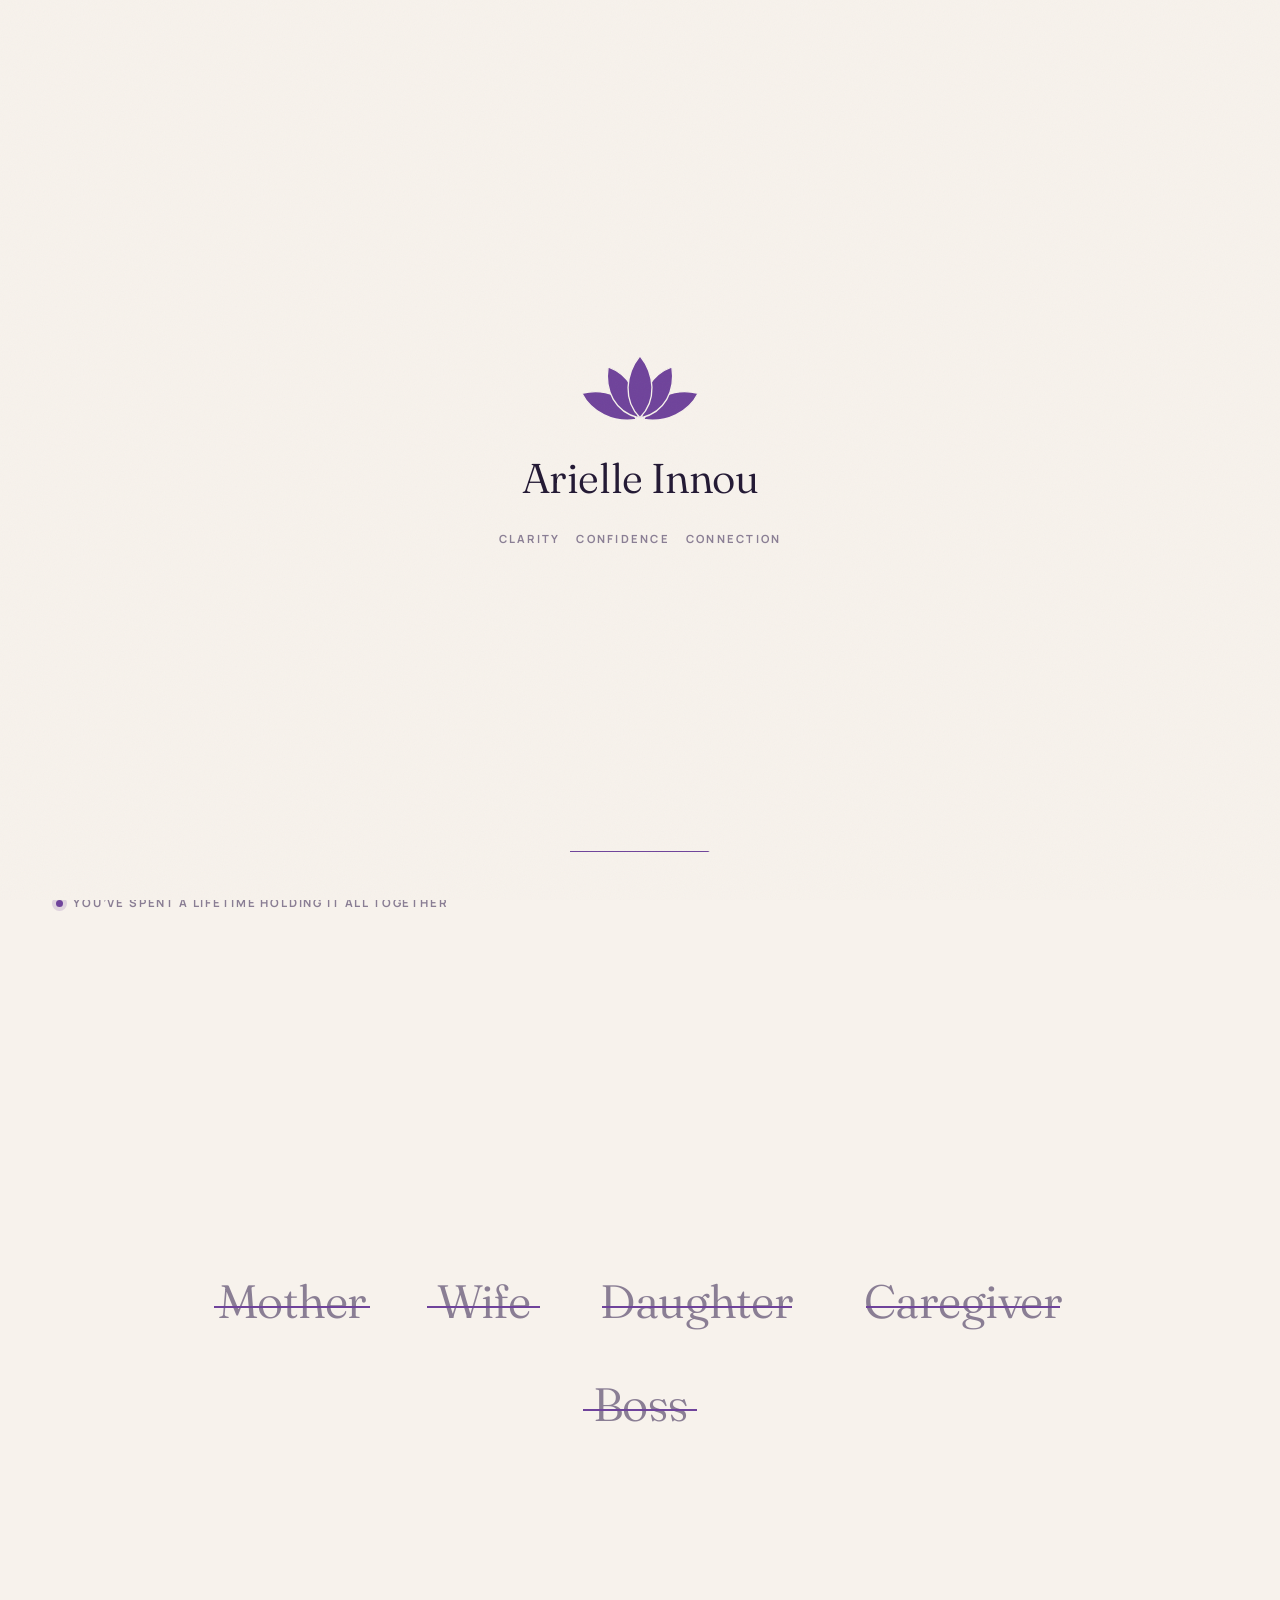
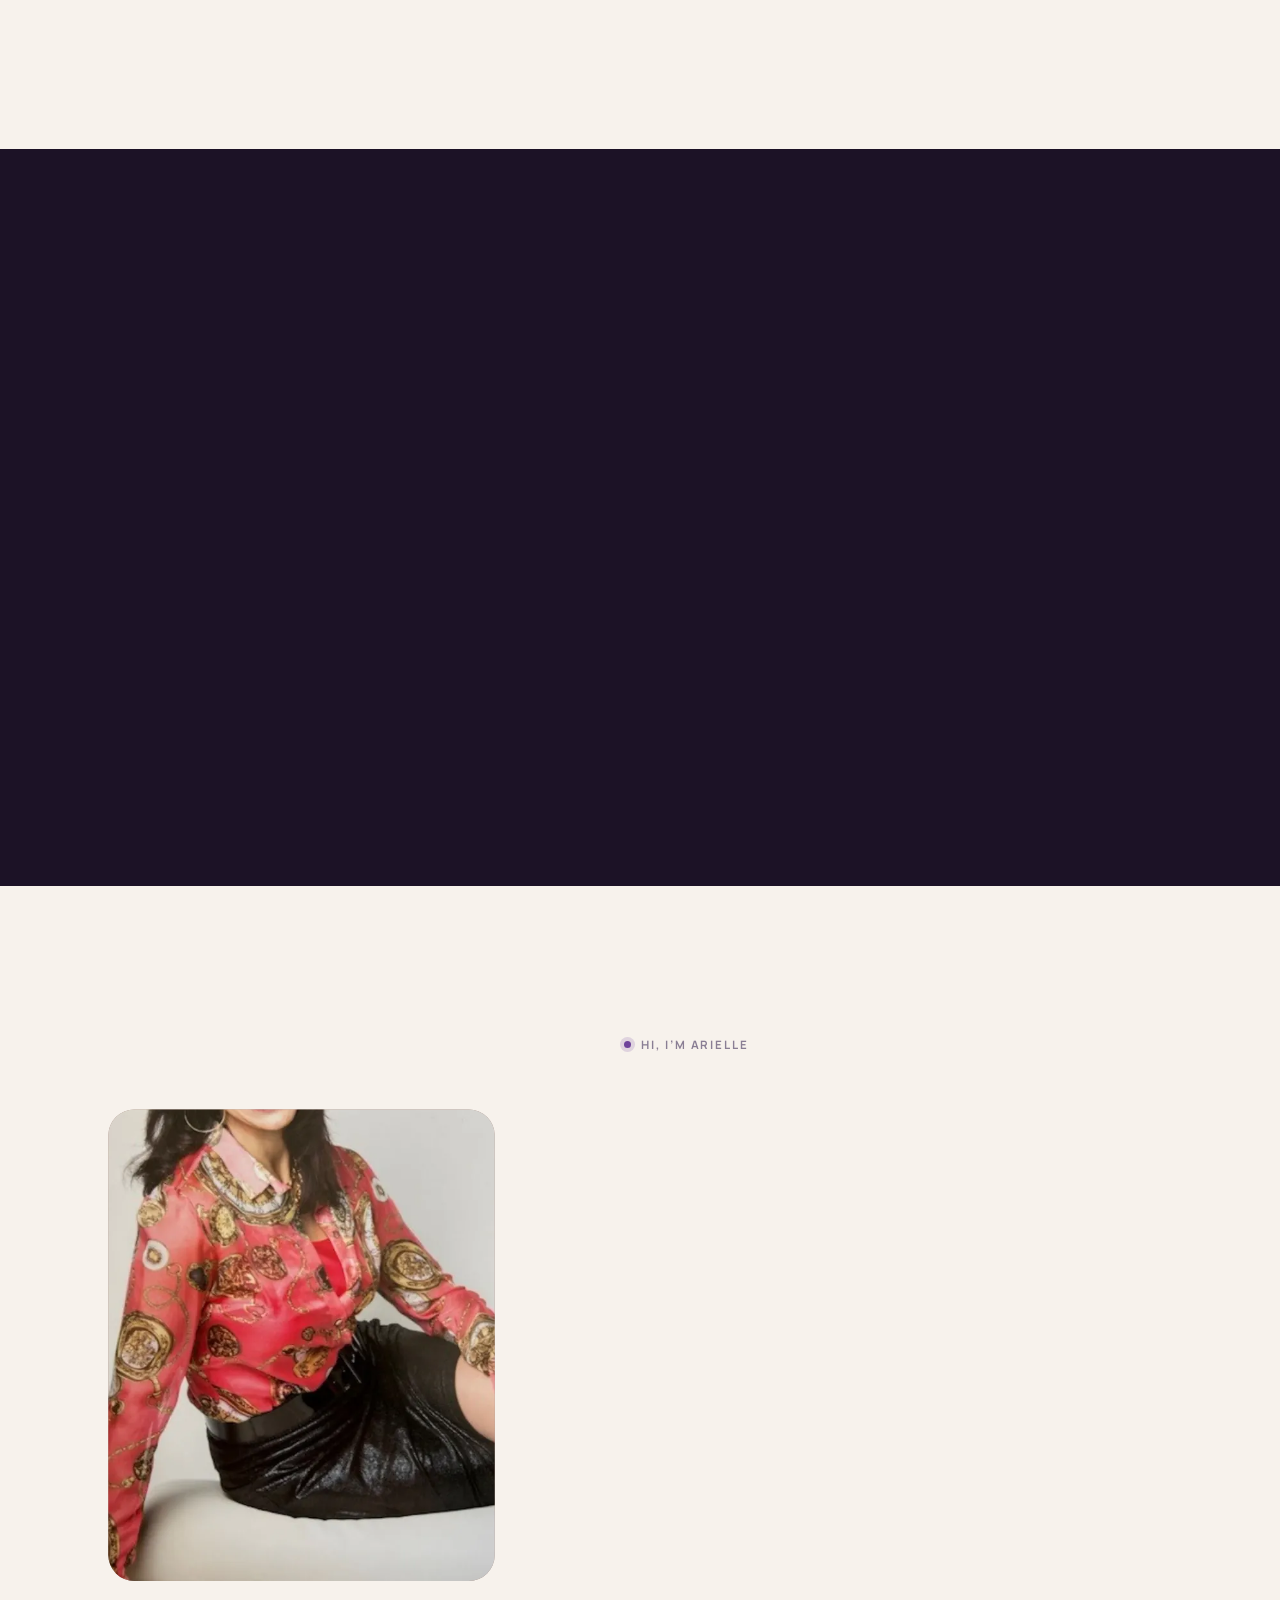
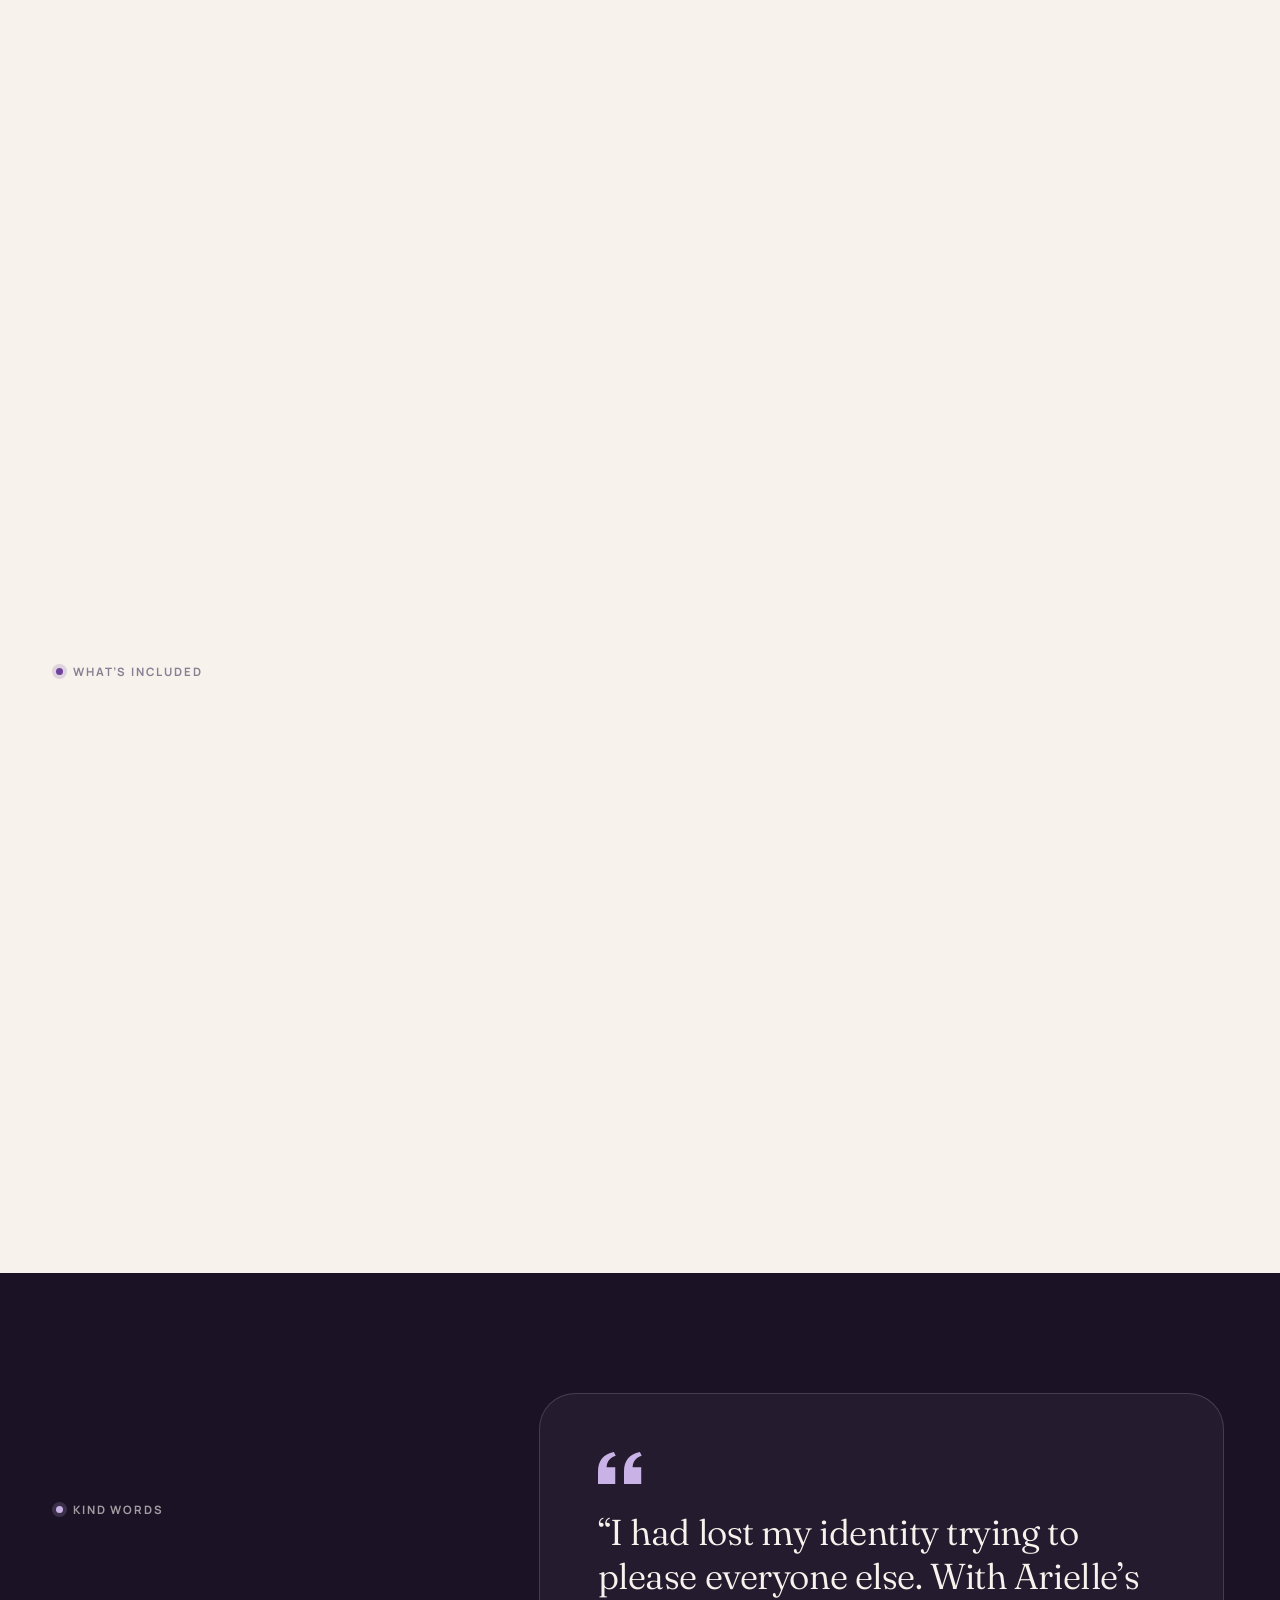
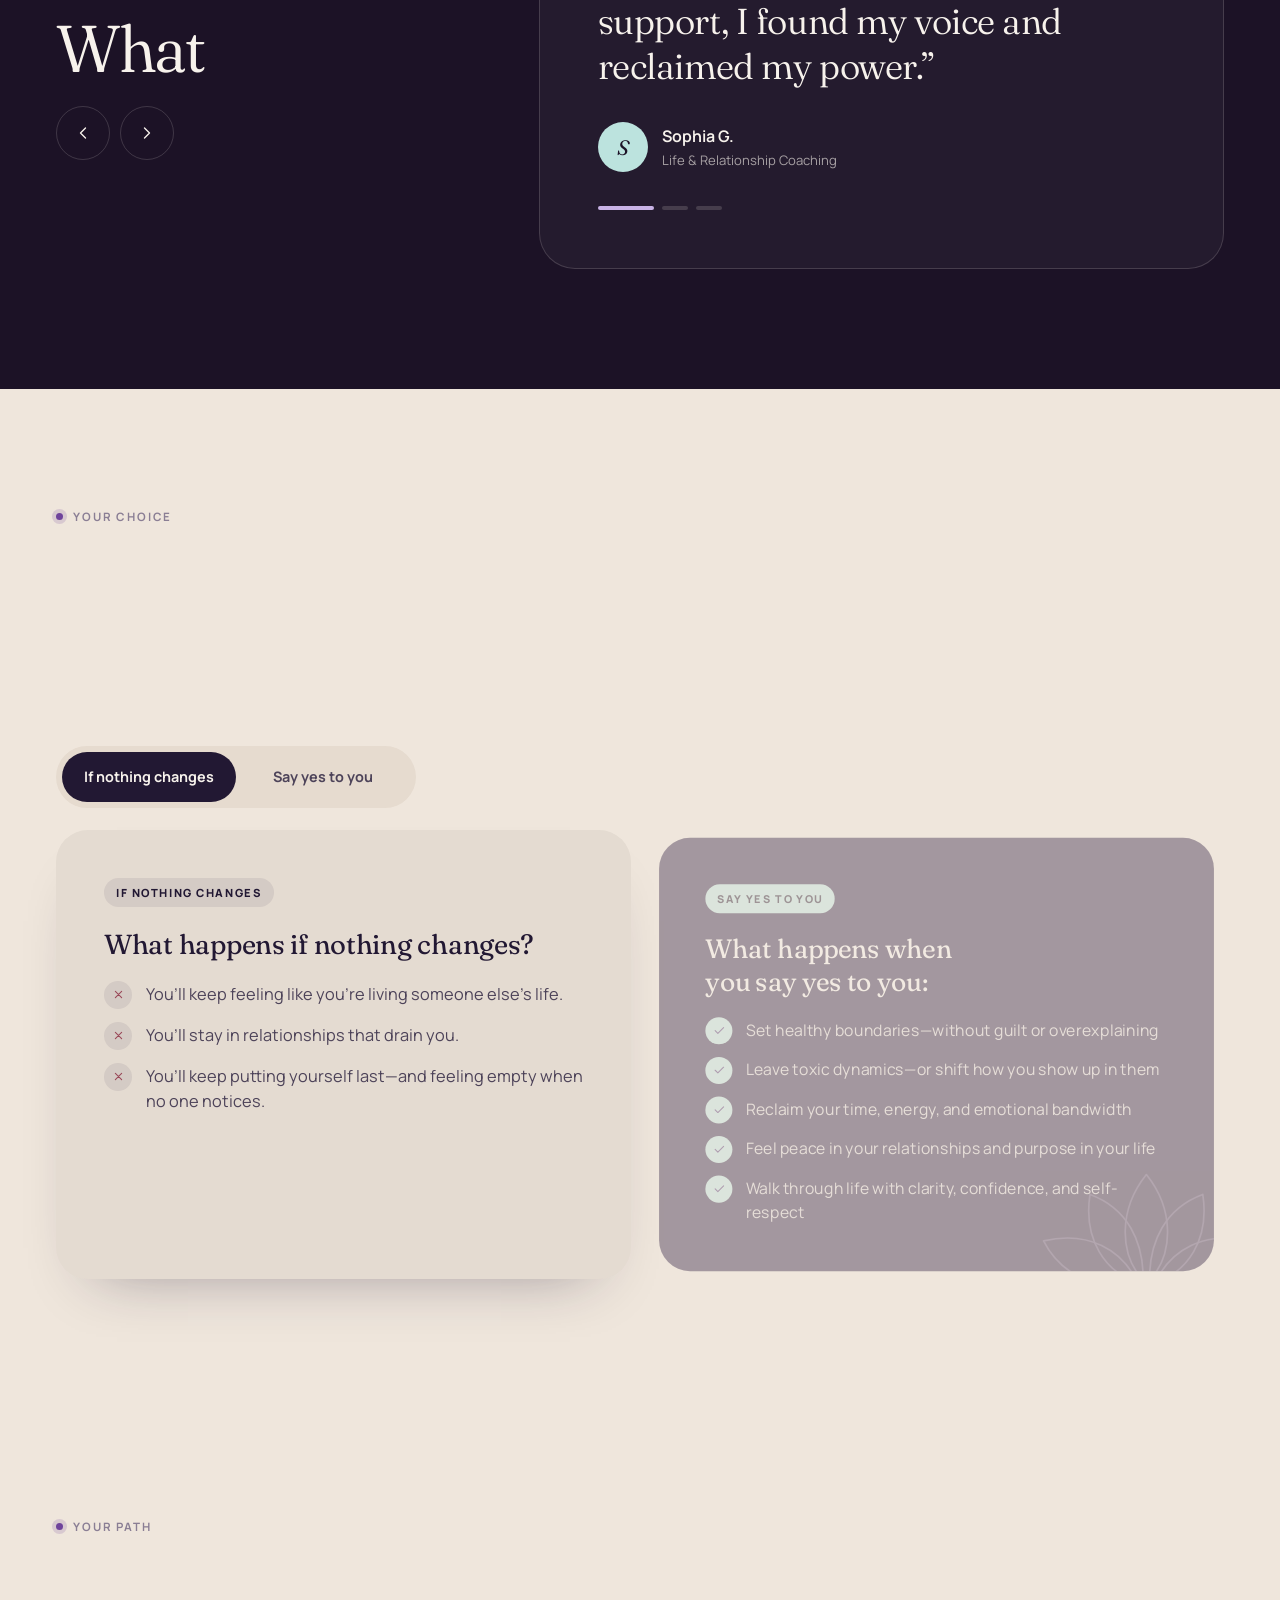
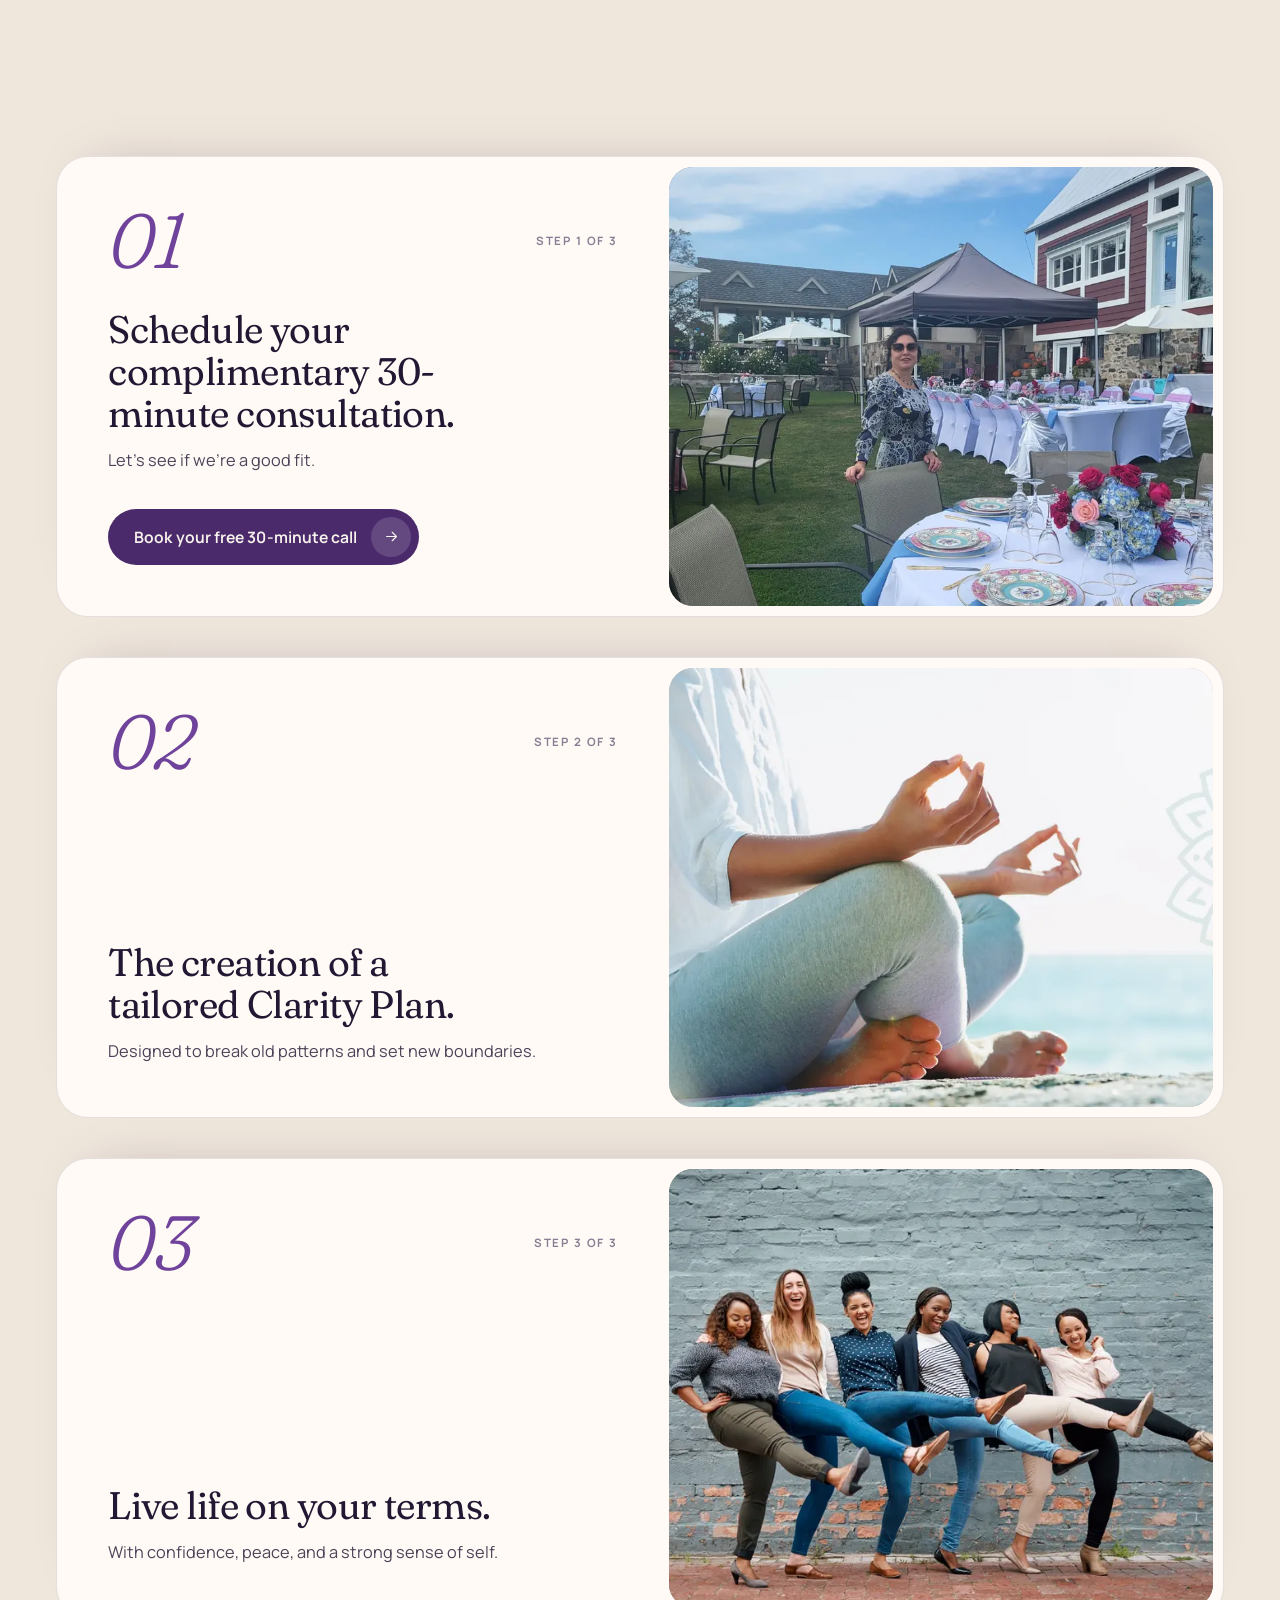
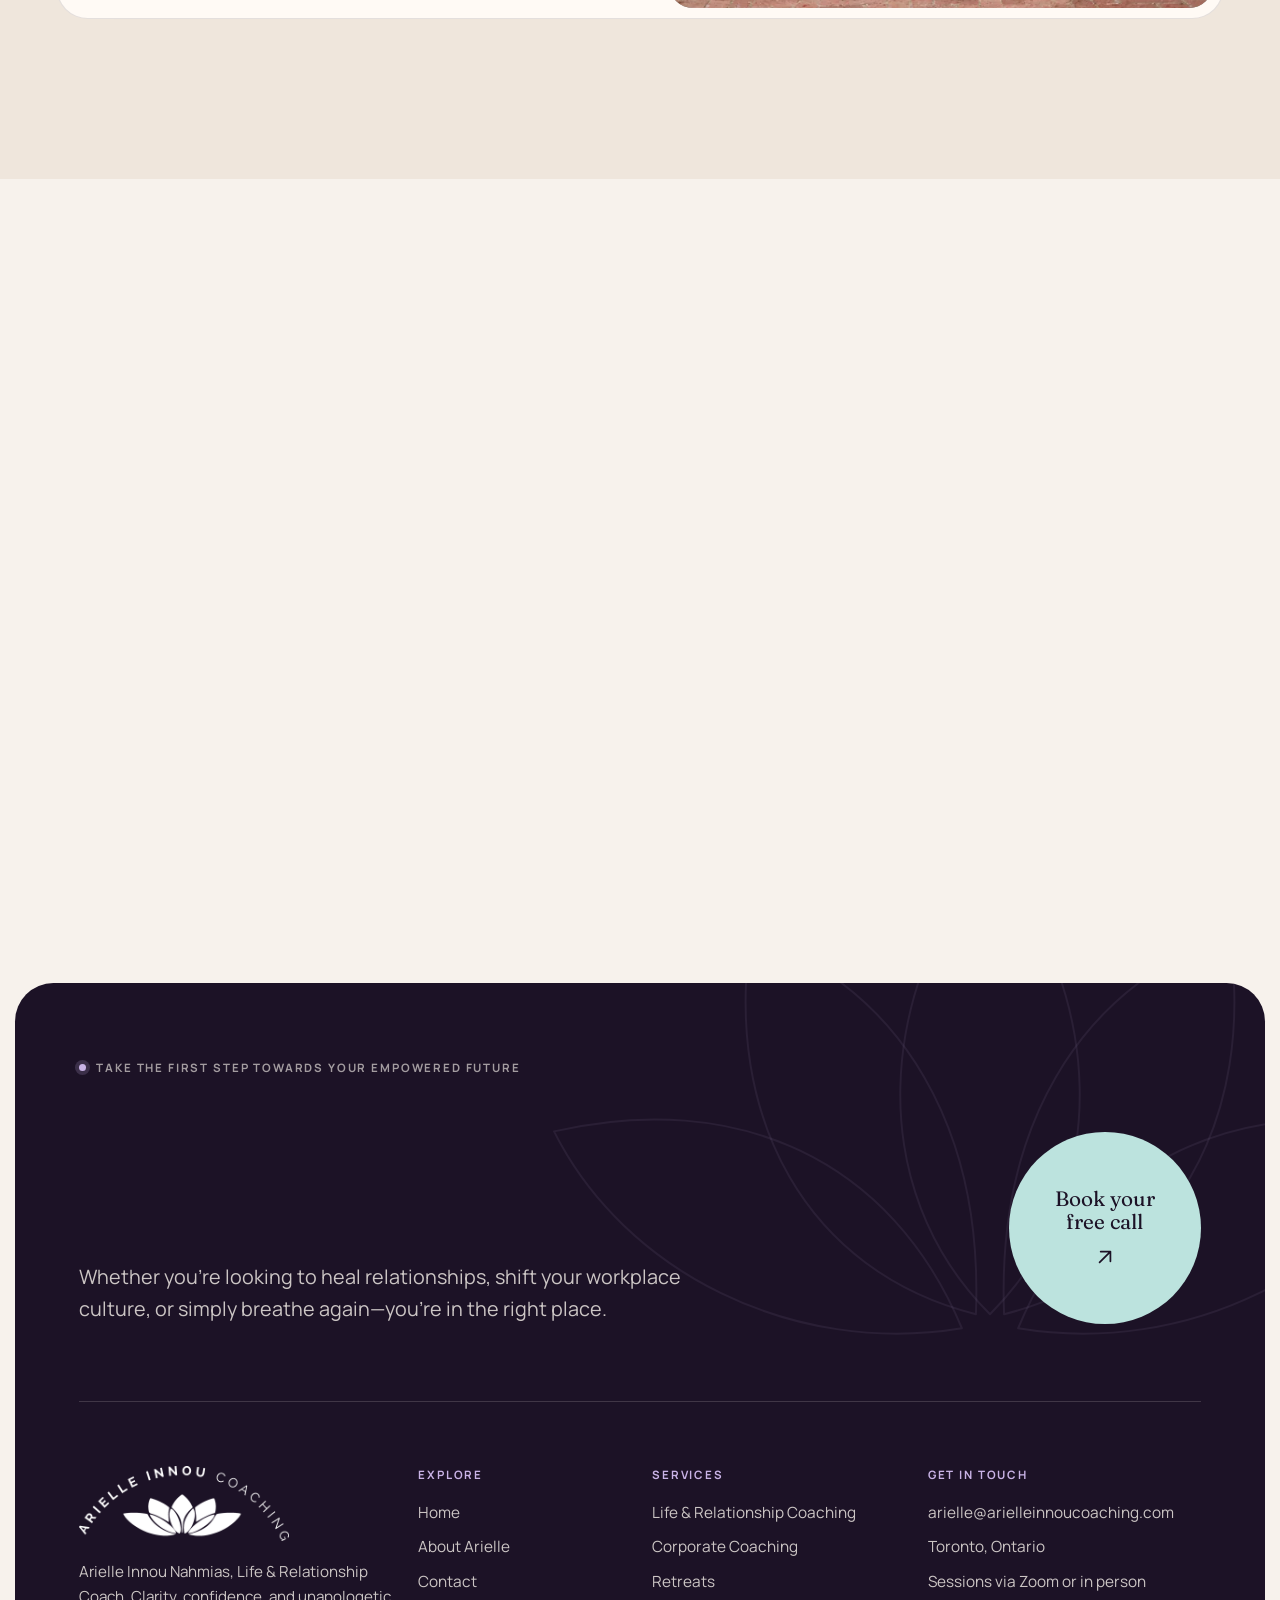
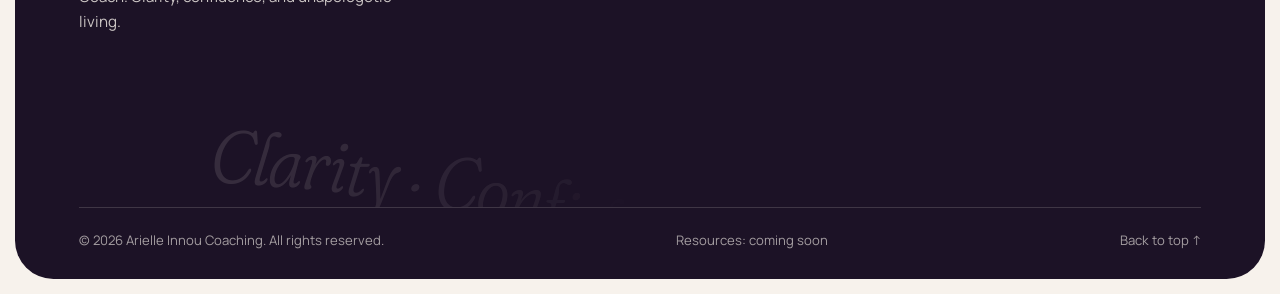
<file: life-relationship-coaching.html>
<!doctype html>
<html lang="en">
<head>
<meta charset="utf-8">
<meta name="viewport" content="width=device-width, initial-scale=1, viewport-fit=cover">
<title>Life & Relationship Coaching for Women — Arielle Innou</title>
<meta name="description" content="1:1 coaching for women in transition: set boundaries without guilt, heal relationship wounds and feel like you again. Via Zoom or in person in Toronto.">
<link rel="canonical" href="https://arielleinnoucoaching.codebunny.net/life-relationship-coaching">
<meta name="theme-color" content="#f7f2ec">
<meta property="og:type" content="website">
<meta property="og:site_name" content="Arielle Innou Coaching">
<meta property="og:title" content="Life & Relationship Coaching for Women — Arielle Innou">
<meta property="og:description" content="1:1 coaching for women in transition: set boundaries without guilt, heal relationship wounds and feel like you again. Via Zoom or in person in Toronto.">
<meta property="og:url" content="https://arielleinnoucoaching.codebunny.net/life-relationship-coaching">
<meta property="og:image" content="https://arielleinnoucoaching.codebunny.net/assets/img/og/life.jpg">
<meta property="og:image:width" content="1200">
<meta property="og:image:height" content="630">
<meta name="twitter:card" content="summary_large_image">
<meta name="twitter:image" content="https://arielleinnoucoaching.codebunny.net/assets/img/og/life.jpg">
<link rel="icon" href="assets/brand/favicon-48.png" sizes="48x48" type="image/png">
<link rel="icon" href="assets/brand/favicon.svg" type="image/svg+xml">
<link rel="apple-touch-icon" href="assets/brand/apple-touch-icon.png">
<link rel="manifest" href="site.webmanifest">
<link rel="preconnect" href="https://fonts.googleapis.com">
<link rel="preconnect" href="https://fonts.gstatic.com" crossorigin>
<link rel="stylesheet" href="https://fonts.googleapis.com/css2?family=Fraunces:ital,opsz,wght,SOFT@0,9..144,300..600,0..100;1,9..144,300..600,0..100&family=Manrope:wght@400;500;600;700&display=swap">
<link rel="stylesheet" href="assets/css/styles.css">
<link rel="stylesheet" href="assets/css/editor-global.css">
<style id="page-styles"></style>
<script>try{var d=document.documentElement;d.classList.add("js");if(sessionStorage.getItem("ai-nav")){d.classList.add("is-entering");sessionStorage.removeItem("ai-nav")}else if(!sessionStorage.getItem("ai-seen")&&!matchMedia("(prefers-reduced-motion: reduce)").matches){d.classList.add("is-loading")}setTimeout(function(){d.classList.remove("is-loading","is-entering")},5000)}catch(e){}</script>
<script type="application/ld+json">{"@context": "https://schema.org", "@type": "Service", "name": "Life & Relationship Coaching", "provider": {"@type": "ProfessionalService", "name": "Arielle Innou Coaching"}, "areaServed": "Toronto, Ontario", "description": "Private 1:1 sessions via Zoom or in person, customized Clarity Plans, ongoing support and tools for emotional strength."}</script>
</head>
<body>

<div class="preloader" aria-hidden="true">
  <div class="preloader__inner">
    <svg class="lotus preloader__lotus" viewBox="0 0 64 40" aria-hidden="true"><path d="M30 36C18 38 6 32 1 22C14 19 25 24 30 36Z" pathLength="1"/><path d="M34 36C46 38 58 32 63 22C50 19 39 24 34 36Z" pathLength="1"/><path d="M31 35C19 32 13 21 15 8C26 12 31.5 22 31 35Z" pathLength="1"/><path d="M33 35C45 32 51 21 49 8C38 12 32.5 22 33 35Z" pathLength="1"/><path d="M32 35C23 26 24 12 32 2C40 12 41 26 32 35Z" pathLength="1"/></svg>
    <p class="preloader__name"><span>Arielle Innou</span></p>
    <p class="preloader__words"><span>Clarity</span><span>Confidence</span><span>Connection</span></p>
  </div>
  <div class="preloader__bar"><span></span></div>
</div>
<div class="curtain" aria-hidden="true">
  <span class="curtain__layer curtain__layer--a"></span>
  <span class="curtain__layer curtain__layer--b"></span>
  <div class="curtain__inner">
    <svg class="lotus curtain__lotus" viewBox="0 0 64 40" aria-hidden="true"><path d="M30 36C18 38 6 32 1 22C14 19 25 24 30 36Z" pathLength="1"/><path d="M34 36C46 38 58 32 63 22C50 19 39 24 34 36Z" pathLength="1"/><path d="M31 35C19 32 13 21 15 8C26 12 31.5 22 31 35Z" pathLength="1"/><path d="M33 35C45 32 51 21 49 8C38 12 32.5 22 33 35Z" pathLength="1"/><path d="M32 35C23 26 24 12 32 2C40 12 41 26 32 35Z" pathLength="1"/></svg>
    <p class="curtain__brand"><span>Arielle Innou</span></p>
    <p class="curtain__to"><span class="curtain__rule"></span><span class="curtain__title" data-curtain-title>Coaching</span><span class="curtain__rule"></span></p>
  </div>
</div>
<script>try{var t=sessionStorage.getItem("ai-nav-title");if(t)document.querySelector("[data-curtain-title]").textContent=t}catch(e){}</script>
<div class="scroll-progress" aria-hidden="true"><span></span></div>
<div class="cursor" aria-hidden="true"><span class="cursor__ring"><span class="cursor__label"></span></span><span class="cursor__dot"></span></div>
<!-- editor:header -->
<a class="skip-link" href="#main">Skip to content</a>
<header class="site-header">
  <div class="site-header__inner">
    <a class="brand" href="index.html" aria-label="Arielle Innou Coaching, home"><svg class="lotus brand__mark" viewBox="0 0 64 40" aria-hidden="true"><path d="M30 36C18 38 6 32 1 22C14 19 25 24 30 36Z"/><path d="M34 36C46 38 58 32 63 22C50 19 39 24 34 36Z"/><path d="M31 35C19 32 13 21 15 8C26 12 31.5 22 31 35Z"/><path d="M33 35C45 32 51 21 49 8C38 12 32.5 22 33 35Z"/><path d="M32 35C23 26 24 12 32 2C40 12 41 26 32 35Z"/></svg><span class="brand__name">Arielle Innou<em>Coaching</em></span></a>
    <nav class="nav" aria-label="Primary">
      <ul class="nav__list">
        <li><a class="nav__link" href="about.html">About</a></li>
        <li class="nav__drop">
          <button class="nav__link nav__drop-toggle" type="button" aria-expanded="false" aria-controls="nav-services">Services <svg class="chev" viewBox="0 0 24 24" fill="none" stroke="currentColor" stroke-width="1.6" stroke-linecap="round" stroke-linejoin="round" aria-hidden="true"><path d="M6 9l6 6 6-6"/></svg></button>
          <div class="dropdown" id="nav-services"><ul class="dropdown__list"><li><a class="dropdown__item" href="life-relationship-coaching.html" aria-current="page"><span class="dropdown__img" style="background-image:url(assets/img/new-chapter-800.webp);background-position:50% 30%"></span><span class="dropdown__text"><strong>Life & Relationship</strong><small>1:1 coaching for women in transition</small></span></a></li><li><a class="dropdown__item" href="corporate-coaching.html"><span class="dropdown__img" style="background-image:url(assets/img/leaders-800.webp);background-position:52% 28%"></span><span class="dropdown__text"><strong>Corporate Coaching</strong><small>Healthier, high-performing teams</small></span></a></li><li><a class="dropdown__item" href="retreats.html"><span class="dropdown__img" style="background-image:url(assets/img/sisterhood-800.webp);background-position:50% 46%"></span><span class="dropdown__text"><strong>Retreats</strong><small>Restorative stays in the Ontario countryside</small></span></a></li></ul>
            <a class="dropdown__cta" href="contact.html"><span>Not sure where to start? <strong>Book a free 30-minute call</strong></span><svg viewBox="0 0 24 24" fill="none" stroke="currentColor" stroke-width="1.6" stroke-linecap="round" stroke-linejoin="round" aria-hidden="true"><path d="M5 12h14M13 6l6 6-6 6"/></svg></a>
          </div>
        </li>
        <li><a class="nav__link" href="retreats.html">Retreats</a></li>
        <li><a class="nav__link" href="contact.html">Contact</a></li>
      </ul>
    </nav>
    <a class="btn btn--primary btn--sm header-cta" href="contact.html"><span class="btn__text">Book a call</span></a>
    <button class="menu-toggle" type="button" aria-expanded="false" aria-controls="mobile-menu" aria-label="Open menu">
      <span class="menu-toggle__label">Menu</span><span class="menu-toggle__bars" aria-hidden="true"><span></span><span></span></span>
    </button>
  </div>
</header>
<div class="mobile-menu" id="mobile-menu" aria-hidden="true">
  <svg class="lotus mobile-menu__lotus" viewBox="0 0 64 40" aria-hidden="true"><path d="M30 36C18 38 6 32 1 22C14 19 25 24 30 36Z"/><path d="M34 36C46 38 58 32 63 22C50 19 39 24 34 36Z"/><path d="M31 35C19 32 13 21 15 8C26 12 31.5 22 31 35Z"/><path d="M33 35C45 32 51 21 49 8C38 12 32.5 22 33 35Z"/><path d="M32 35C23 26 24 12 32 2C40 12 41 26 32 35Z"/></svg>
  <nav aria-label="Mobile"><ul class="mobile-menu__list"><li><a href="index.html"><small>01</small><span>Home</span></a></li><li><a href="about.html"><small>02</small><span>About</span></a></li><li><a href="life-relationship-coaching.html" aria-current="page"><small>03</small><span>Life &amp; Relationship</span></a></li><li><a href="corporate-coaching.html"><small>04</small><span>Corporate</span></a></li><li><a href="retreats.html"><small>05</small><span>Retreats</span></a></li><li><a href="contact.html"><small>06</small><span>Contact</span></a></li></ul></nav>
  <div class="mobile-menu__foot">
    <a class="btn btn--light btn--block" href="contact.html"><span class="btn__text">Book your free 30-minute call</span><span class="btn__icon"><svg viewBox="0 0 24 24" fill="none" stroke="currentColor" stroke-width="1.6" stroke-linecap="round" stroke-linejoin="round" aria-hidden="true"><path d="M5 12h14M13 6l6 6-6 6"/></svg></span></a>
    <p class="mobile-menu__meta"><a href="mailto:arielle@arielleinnoucoaching.com">arielle@arielleinnoucoaching.com</a><span>Toronto, Ontario</span></p>
  </div>
</div>
<!-- /editor:header -->
<main id="main">
<!-- editor:main -->


<section class="page-hero ">
  <div class="container page-hero__grid">
    <div class="page-hero__copy">
      <span class="label label--dot reveal">1:1 Life &amp; Relationship Coaching</span>
      <h1 class="display page-hero__title" data-lines>Because it’s not<br>too late to feel<br>like <em>you again.</em></h1>
      <p class="lede reveal">Private coaching for women ready to reconnect with who they are—and create lives that reflect their values, voice, and vision.</p>
      <div class="actions reveal"><a class="btn btn--primary" href="contact.html"><span class="btn__text">Book your free 30-minute call</span><span class="btn__icon"><svg viewBox="0 0 24 24" fill="none" stroke="currentColor" stroke-width="1.6" stroke-linecap="round" stroke-linejoin="round" aria-hidden="true"><path d="M5 12h14M13 6l6 6-6 6"/></svg></span></a><a class="btn btn--ghost" href="https://form.jotform.com/251975488693074" target="_blank" rel="noopener"><span class="btn__text">Apply now</span><span class="btn__icon"><svg viewBox="0 0 24 24" fill="none" stroke="currentColor" stroke-width="1.6" stroke-linecap="round" stroke-linejoin="round" aria-hidden="true"><path d="M7 17L17 7M8 7h9v9"/></svg></span></a></div>
    </div>
    <div class="page-hero__visual">
      <div class="media arch reveal-img" style="background-color:#946d48"><img src="assets/img/new-chapter-1600.webp" srcset="assets/img/new-chapter-800.webp 800w, assets/img/new-chapter-1600.webp 1500w" sizes="(min-width: 900px) 42vw, 92vw" width="1500" height="2200" alt="A woman laughing as she reads a message on her phone" decoding="async" fetchpriority="high" style="object-position:50% 30%"></div>
      <div class="page-hero__chip reveal"><strong>1:1</strong><span>via Zoom<br>or in person</span></div>
    </div>
  </div>
</section>

<section class="section roles-section">
  <div class="container">
    
    <div class="head">
      <div class="head__title"><span class="label label--dot">You’ve spent a lifetime holding it all together</span>
      <h2 class="h-xl" data-lines>You’ve raised kids, kept the peace,<br>supported a partner, and probably<br>held it down <em>at work, too.</em></h2></div>
      
    </div>
    <div class="roles-wrap">
      <p class="body reveal">You’ve played so many roles for so long—</p>
      <ul class="roles" data-roles><li class="role" style="--i:0">Mother</li><li class="role" style="--i:1">Wife</li><li class="role" style="--i:2">Daughter</li><li class="role" style="--i:3">Caregiver</li><li class="role" style="--i:4">Boss</li></ul>
      <p class="body reveal">—that now, with a little space to breathe… you’re asking:</p>
      <p class="roles__q" data-lines>“Who am <em>I now?”</em></p>
    </div>
  </div>
</section>

<section class="section section--night feelings">
  <div class="container feelings__grid">
    <div class="feelings__lines">
      <p class="feelings__line reveal">You feel emotionally <em>drained.</em></p>
      <p class="feelings__line reveal">Pulled in a million <em>directions.</em></p>
      <p class="feelings__line reveal">Your relationships—at home, work, even with yourself—feel strained or <em>unbalanced.</em></p>
    </div>
    <div class="feelings__aside">
      <p class="lede reveal">And while everyone around you may think you’re “doing fine,” inside you feel lost, unfulfilled, and unsure how to move forward.</p>
      <div class="callout reveal">
        <svg class="lotus callout__lotus" viewBox="0 0 64 40" aria-hidden="true"><path d="M30 36C18 38 6 32 1 22C14 19 25 24 30 36Z"/><path d="M34 36C46 38 58 32 63 22C50 19 39 24 34 36Z"/><path d="M31 35C19 32 13 21 15 8C26 12 31.5 22 31 35Z"/><path d="M33 35C45 32 51 21 49 8C38 12 32.5 22 33 35Z"/><path d="M32 35C23 26 24 12 32 2C40 12 41 26 32 35Z"/></svg>
        <p class="h-md">You’re not broken. You’re not behind. You’re just at a turning point—and you deserve the support to meet it with <em>clarity and confidence.</em></p>
        <a class="btn btn--light" href="contact.html"><span class="btn__text">Book your free 30-minute call</span><span class="btn__icon"><svg viewBox="0 0 24 24" fill="none" stroke="currentColor" stroke-width="1.6" stroke-linecap="round" stroke-linejoin="round" aria-hidden="true"><path d="M5 12h14M13 6l6 6-6 6"/></svg></span></a>
      </div>
    </div>
  </div>
</section>

<section class="section">
  <div class="container split">
    <div class="media arch split__media reveal-img" style="background-color:#a5897f"><img src="assets/img/arielle-seated-1600.webp" srcset="assets/img/arielle-seated-800.webp 800w, assets/img/arielle-seated-1600.webp 1030w" sizes="(min-width: 900px) 40vw, 90vw" width="1030" height="1356" alt="Arielle Innou Nahmias seated, smiling warmly" loading="lazy" decoding="async" style="object-position:40% 14%"></div>
    <div class="split__copy">
      <span class="label label--dot">Hi, I’m Arielle</span>
      <h2 class="h-xl" data-lines>A woman who’s<br><em>been there.</em></h2>
      <p class="pill-row reveal"><span class="pill">Certified Life &amp; Relationship Coach</span><span class="pill">Empath</span></p>
      <p class="lede reveal">I help women 50+ reconnect with who they are—and create lives that reflect their values, voice, and vision.</p>
      <p class="body reveal">I know what it’s like to feel invisible. To spend so long supporting others that you forget how to support yourself. I’ve navigated identity shifts, cultural expectations, and burnout from giving too much without enough return.</p>
      <p class="h-md reveal">That’s why I became a coach—not to hand out advice, but to create space for <em>your truth to rise.</em></p>
    </div>
  </div>
</section>

<section class="section section--tight">
  <div class="container pair">
    <div class="pair__card pair__card--lilac reveal">
      <span class="label">This is a space where you’ll feel</span>
      <ul class="ticks ticks--check"><li><span class="ticks__ic"><svg viewBox="0 0 24 24" fill="none" stroke="currentColor" stroke-width="1.8" stroke-linecap="round" stroke-linejoin="round" aria-hidden="true"><path d="M5 12.5l4.5 4.5L19 7.5"/></svg></span><span>Seen and validated, often for the first time in years</span></li><li><span class="ticks__ic"><svg viewBox="0 0 24 24" fill="none" stroke="currentColor" stroke-width="1.8" stroke-linecap="round" stroke-linejoin="round" aria-hidden="true"><path d="M5 12.5l4.5 4.5L19 7.5"/></svg></span><span>Heard without judgment</span></li><li><span class="ticks__ic"><svg viewBox="0 0 24 24" fill="none" stroke="currentColor" stroke-width="1.8" stroke-linecap="round" stroke-linejoin="round" aria-hidden="true"><path d="M5 12.5l4.5 4.5L19 7.5"/></svg></span><span>Supported in setting boundaries without guilt</span></li><li><span class="ticks__ic"><svg viewBox="0 0 24 24" fill="none" stroke="currentColor" stroke-width="1.8" stroke-linecap="round" stroke-linejoin="round" aria-hidden="true"><path d="M5 12.5l4.5 4.5L19 7.5"/></svg></span><span>Empowered to make decisions that serve you</span></li></ul>
    </div>
    <div class="pair__card pair__card--mint reveal">
      <span class="label">We’ll work together to</span>
      <ul class="ticks ticks--check"><li><span class="ticks__ic"><svg viewBox="0 0 24 24" fill="none" stroke="currentColor" stroke-width="1.8" stroke-linecap="round" stroke-linejoin="round" aria-hidden="true"><path d="M5 12.5l4.5 4.5L19 7.5"/></svg></span><span>Break old patterns that no longer serve you</span></li><li><span class="ticks__ic"><svg viewBox="0 0 24 24" fill="none" stroke="currentColor" stroke-width="1.8" stroke-linecap="round" stroke-linejoin="round" aria-hidden="true"><path d="M5 12.5l4.5 4.5L19 7.5"/></svg></span><span>Heal relationship wounds—past or present</span></li><li><span class="ticks__ic"><svg viewBox="0 0 24 24" fill="none" stroke="currentColor" stroke-width="1.8" stroke-linecap="round" stroke-linejoin="round" aria-hidden="true"><path d="M5 12.5l4.5 4.5L19 7.5"/></svg></span><span>Reconnect with your passions, values, and voice</span></li><li><span class="ticks__ic"><svg viewBox="0 0 24 24" fill="none" stroke="currentColor" stroke-width="1.8" stroke-linecap="round" stroke-linejoin="round" aria-hidden="true"><path d="M5 12.5l4.5 4.5L19 7.5"/></svg></span><span>Cultivate clarity, confidence, and peace of mind</span></li></ul>
    </div>
  </div>
</section>

<section class="section">
  <div class="container">
    
    <div class="head">
      <div class="head__title"><span class="label label--dot">What’s included</span>
      <h2 class="h-xl" data-lines>Everything you need<br>to <em>shift for good.</em></h2></div>
      
    </div>
    <div class="features"><article class="feature reveal" style="--d:0"><span class="ficon"><svg viewBox="0 0 24 24" fill="none" stroke="currentColor" stroke-width="1.4" stroke-linecap="round" stroke-linejoin="round" aria-hidden="true"><rect x="3" y="6" width="13" height="12" rx="3"/><path d="M16 10.5l5-3v9l-5-3"/></svg></span><h3 class="h-sm">Private 1:1 sessions</h3><p>Via Zoom or in person—whichever feels right for you.</p></article><article class="feature reveal" style="--d:1"><span class="ficon"><svg viewBox="0 0 24 24" fill="none" stroke="currentColor" stroke-width="1.4" stroke-linecap="round" stroke-linejoin="round" aria-hidden="true"><circle cx="12" cy="12" r="9"/><path d="M15.5 8.5l-2 5-5 2 2-5z"/></svg></span><h3 class="h-sm">Customized Clarity Plans</h3><p>Built around your goals and challenges.</p></article><article class="feature reveal" style="--d:2"><span class="ficon"><svg viewBox="0 0 24 24" fill="none" stroke="currentColor" stroke-width="1.4" stroke-linecap="round" stroke-linejoin="round" aria-hidden="true"><path d="M7 11V6.5a1.5 1.5 0 0 1 3 0V11M10 10V4.5a1.5 1.5 0 0 1 3 0V10M13 10V5.5a1.5 1.5 0 0 1 3 0V12M16 9.5a1.5 1.5 0 0 1 3 0V14a7 7 0 0 1-7 7h-1a6 6 0 0 1-5-2.7L3.6 15a1.6 1.6 0 0 1 2.6-1.8L7 14.5"/></svg></span><h3 class="h-sm">Ongoing support</h3><p>To help you stay accountable, grow, and shift.</p></article><article class="feature reveal" style="--d:3"><span class="ficon"><svg viewBox="0 0 24 24" fill="none" stroke="currentColor" stroke-width="1.4" stroke-linecap="round" stroke-linejoin="round" aria-hidden="true"><path d="M5 19c0-8 5-13 15-14-1 10-6 15-14 15"/><path d="M5 19c3-4 6-6.5 10-8.5"/></svg></span><h3 class="h-sm">Tools & techniques</h3><p>For grounding, self-reflection, and emotional strength.</p></article></div>
  </div>
</section>


<section class="section testimonials section--night">
  <div class="container">
    <div class="testimonials__grid">
      <div class="testimonials__aside">
        <span class="label label--dot">Kind words</span>
        <h2 class="h-xl" data-lines>What clients <em>say.</em></h2>
        <div class="t-controls">
          <button class="t-arrow" type="button" data-t-prev aria-label="Previous testimonial"><svg viewBox="0 0 24 24" fill="none" stroke="currentColor" stroke-width="1.6" stroke-linecap="round" stroke-linejoin="round" aria-hidden="true"><path d="M15 6l-6 6 6 6"/></svg></button>
          <button class="t-arrow" type="button" data-t-next aria-label="Next testimonial"><svg viewBox="0 0 24 24" fill="none" stroke="currentColor" stroke-width="1.6" stroke-linecap="round" stroke-linejoin="round" aria-hidden="true"><path d="M9 6l6 6-6 6"/></svg></button>
        </div>
      </div>
      <div class="t-slider" data-slider aria-roledescription="carousel" aria-label="Client testimonials">
        <svg class="qmark" viewBox="0 0 40 28" fill="currentColor" aria-hidden="true"><path d="M0 28V17.2C0 7.6 4.6 1.9 13.8 0l1.6 3.3C10.3 5 7.8 8.3 7.5 13.2H15V28H0zm22.6 0V17.2C22.6 7.6 27.2 1.9 36.4 0L38 3.3c-5.1 1.7-7.6 5-7.9 9.9h7.5V28h-15z"/></svg>
        <div class="t-track">
        <figure class="t-slide" aria-roledescription="slide" aria-label="1 of 3">
          <blockquote><p>“I had lost my identity trying to please everyone else. With Arielle’s support, I found my voice and reclaimed my power.”</p></blockquote>
          <figcaption><span class="t-avatar" aria-hidden="true">S</span><span><strong>Sophia G.</strong><small>Life & Relationship Coaching</small></span></figcaption>
        </figure>
        <figure class="t-slide" aria-roledescription="slide" aria-label="2 of 3">
          <blockquote><p>“Arielle’s coaching gave me the confidence to trust my instincts and make bold decisions. My life has completely changed.”</p></blockquote>
          <figcaption><span class="t-avatar" aria-hidden="true">C</span><span><strong>Caroline L.</strong><small>Life & Relationship Coaching</small></span></figcaption>
        </figure>
        <figure class="t-slide" aria-roledescription="slide" aria-label="3 of 3">
          <blockquote><p>“She didn’t try to ‘fix’ me—she helped me remember who I really am.”</p></blockquote>
          <figcaption><span class="t-avatar" aria-hidden="true">D</span><span><strong>Denise A.</strong><small>Life & Relationship Coaching</small></span></figcaption>
        </figure>
        </div>
        <div class="t-dots"><button class="t-dot" type="button" aria-label="Show testimonial 1"></button><button class="t-dot" type="button" aria-label="Show testimonial 2"></button><button class="t-dot" type="button" aria-label="Show testimonial 3"></button></div>
      </div>
    </div>
  </div>
</section>

<section class="section section--sand">
  <div class="container">
    
    <div class="head head--split">
      <div class="head__title"><span class="label label--dot">Your choice</span>
      <h2 class="h-xl" data-lines>What happens when<br>you say <em>yes to you?</em></h2></div>
      <p class="lede reveal">But it doesn’t have to be this way.</p>
    </div>
    
    <div class="contrast" data-contrast>
      <div class="contrast__switch" role="tablist" aria-label="Compare">
        <button type="button" role="tab" aria-selected="false" data-side="cost">If nothing changes</button>
        <button type="button" role="tab" aria-selected="true" data-side="power">Say yes to you</button>
        <span class="contrast__pill" aria-hidden="true"></span>
      </div>
      <div class="contrast__panels" data-active="power">
        <div class="contrast__panel contrast__panel--cost" role="tabpanel" data-panel="cost">
          <span class="contrast__tag">If nothing changes</span>
          <h3 class="h-md">What happens if nothing changes?</h3>
          <ul class="ticks ticks--cross"><li><span class="ticks__ic"><svg viewBox="0 0 24 24" fill="none" stroke="currentColor" stroke-width="1.8" stroke-linecap="round" stroke-linejoin="round" aria-hidden="true"><path d="M7 7l10 10M17 7L7 17"/></svg></span><span>You’ll keep feeling like you’re living someone else’s life.</span></li><li><span class="ticks__ic"><svg viewBox="0 0 24 24" fill="none" stroke="currentColor" stroke-width="1.8" stroke-linecap="round" stroke-linejoin="round" aria-hidden="true"><path d="M7 7l10 10M17 7L7 17"/></svg></span><span>You’ll stay in relationships that drain you.</span></li><li><span class="ticks__ic"><svg viewBox="0 0 24 24" fill="none" stroke="currentColor" stroke-width="1.8" stroke-linecap="round" stroke-linejoin="round" aria-hidden="true"><path d="M7 7l10 10M17 7L7 17"/></svg></span><span>You’ll keep putting yourself last—and feeling empty when no one notices.</span></li></ul>
        </div>
        <div class="contrast__panel contrast__panel--power" role="tabpanel" data-panel="power">
          <span class="contrast__tag">Say yes to you</span>
          <h3 class="h-md">What happens when you say yes to you:</h3>
          <ul class="ticks ticks--check"><li><span class="ticks__ic"><svg viewBox="0 0 24 24" fill="none" stroke="currentColor" stroke-width="1.8" stroke-linecap="round" stroke-linejoin="round" aria-hidden="true"><path d="M5 12.5l4.5 4.5L19 7.5"/></svg></span><span>Set healthy boundaries—without guilt or overexplaining</span></li><li><span class="ticks__ic"><svg viewBox="0 0 24 24" fill="none" stroke="currentColor" stroke-width="1.8" stroke-linecap="round" stroke-linejoin="round" aria-hidden="true"><path d="M5 12.5l4.5 4.5L19 7.5"/></svg></span><span>Leave toxic dynamics—or shift how you show up in them</span></li><li><span class="ticks__ic"><svg viewBox="0 0 24 24" fill="none" stroke="currentColor" stroke-width="1.8" stroke-linecap="round" stroke-linejoin="round" aria-hidden="true"><path d="M5 12.5l4.5 4.5L19 7.5"/></svg></span><span>Reclaim your time, energy, and emotional bandwidth</span></li><li><span class="ticks__ic"><svg viewBox="0 0 24 24" fill="none" stroke="currentColor" stroke-width="1.8" stroke-linecap="round" stroke-linejoin="round" aria-hidden="true"><path d="M5 12.5l4.5 4.5L19 7.5"/></svg></span><span>Feel peace in your relationships and purpose in your life</span></li><li><span class="ticks__ic"><svg viewBox="0 0 24 24" fill="none" stroke="currentColor" stroke-width="1.8" stroke-linecap="round" stroke-linejoin="round" aria-hidden="true"><path d="M5 12.5l4.5 4.5L19 7.5"/></svg></span><span>Walk through life with clarity, confidence, and self-respect</span></li></ul>
          <svg class="lotus contrast__lotus" viewBox="0 0 64 40" aria-hidden="true"><path d="M30 36C18 38 6 32 1 22C14 19 25 24 30 36Z"/><path d="M34 36C46 38 58 32 63 22C50 19 39 24 34 36Z"/><path d="M31 35C19 32 13 21 15 8C26 12 31.5 22 31 35Z"/><path d="M33 35C45 32 51 21 49 8C38 12 32.5 22 33 35Z"/><path d="M32 35C23 26 24 12 32 2C40 12 41 26 32 35Z"/></svg>
        </div>
      </div>
      
    </div>
  </div>
</section>


<section class="section section--sand" id="process">
  <div class="container">
    
    <div class="head head--split">
      <div class="head__title"><span class="label label--dot">Your path</span>
      <h2 class="h-xl" data-lines>Your path to feeling<br>like <em>you again.</em></h2></div>
      <p class="lede reveal">Begin with a complimentary 30-minute consultation.</p>
    </div>
    <div class="steps" data-stack>
        <article class="step-card" style="--i:0">
          <div class="step-card__text">
            <div class="step-card__top"><span class="step-card__num">01</span><span class="label">Step 1 of 3</span></div>
            <div><h3 class="h-lg">Schedule your complimentary 30-minute consultation.</h3><p class="body mt-s">Let’s see if we’re a good fit.</p></div>
            <a class="btn btn--primary" href="contact.html"><span class="btn__text">Book your free 30-minute call</span><span class="btn__icon"><svg viewBox="0 0 24 24" fill="none" stroke="currentColor" stroke-width="1.6" stroke-linecap="round" stroke-linejoin="round" aria-hidden="true"><path d="M5 12h14M13 6l6 6-6 6"/></svg></span></a>
          </div>
          <div class="media step-card__media" style="background-color:#7d8d9e"><img src="assets/img/arielle-garden-1600.webp" srcset="assets/img/arielle-garden-800.webp 800w, assets/img/arielle-garden-1600.webp 1200w" sizes="(min-width: 900px) 45vw, 100vw" width="1200" height="1600" alt="" role="presentation" loading="lazy" decoding="async" style="object-position:38% 42%"></div>
          <span class="step-card__shade" aria-hidden="true"></span>
        </article>
        <article class="step-card" style="--i:1">
          <div class="step-card__text">
            <div class="step-card__top"><span class="step-card__num">02</span><span class="label">Step 2 of 3</span></div>
            <div><h3 class="h-lg">The creation of a tailored Clarity Plan.</h3><p class="body mt-s">Designed to break old patterns and set new boundaries.</p></div>
            
          </div>
          <div class="media step-card__media" style="background-color:#c2c4c3"><img src="assets/img/meditation-1600.webp" srcset="assets/img/meditation-800.webp 800w, assets/img/meditation-1600.webp 1600w" sizes="(min-width: 900px) 45vw, 100vw" width="1600" height="1423" alt="" role="presentation" loading="lazy" decoding="async" style="object-position:42% 55%"></div>
          <span class="step-card__shade" aria-hidden="true"></span>
        </article>
        <article class="step-card" style="--i:2">
          <div class="step-card__text">
            <div class="step-card__top"><span class="step-card__num">03</span><span class="label">Step 3 of 3</span></div>
            <div><h3 class="h-lg">Live life on your terms.</h3><p class="body mt-s">With confidence, peace, and a strong sense of self.</p></div>
            
          </div>
          <div class="media step-card__media" style="background-color:#7e8385"><img src="assets/img/women-joy-1600.webp" srcset="assets/img/women-joy-800.webp 800w, assets/img/women-joy-1600.webp 1600w" sizes="(min-width: 900px) 45vw, 100vw" width="1600" height="1067" alt="" role="presentation" loading="lazy" decoding="async" style="object-position:50% 40%"></div>
          <span class="step-card__shade" aria-hidden="true"></span>
        </article>
    </div>
  </div>
</section>

<section class="section">
  <div class="container">
    <div class="cta-panel reveal">
      <div class="media cta-panel__media" style="background-color:#a9aaaf"><img src="assets/img/women-together-1600.webp" srcset="assets/img/women-together-800.webp 800w, assets/img/women-together-1600.webp 1600w" sizes="100vw" width="1600" height="1067" alt="" role="presentation" loading="lazy" decoding="async" style="object-position:50% 32%"></div>
      <div class="cta-panel__body">
        <span class="label label--dot label--light">It’s your turn</span>
        <h2 class="h-xl" data-lines>You’ve given so much.<br>It’s time to give <em>to yourself.</em></h2>
        <p class="lede">Let’s find out who you really are—and help you start living like her.</p>
        <div class="actions"><a class="btn btn--light" href="contact.html"><span class="btn__text">Book your free 30-minute call</span><span class="btn__icon"><svg viewBox="0 0 24 24" fill="none" stroke="currentColor" stroke-width="1.6" stroke-linecap="round" stroke-linejoin="round" aria-hidden="true"><path d="M5 12h14M13 6l6 6-6 6"/></svg></span></a><a class="btn btn--ghost-light" href="https://form.jotform.com/251975488693074" target="_blank" rel="noopener"><span class="btn__text">Apply now</span><span class="btn__icon"><svg viewBox="0 0 24 24" fill="none" stroke="currentColor" stroke-width="1.6" stroke-linecap="round" stroke-linejoin="round" aria-hidden="true"><path d="M7 17L17 7M8 7h9v9"/></svg></span></a></div>
      </div>
    </div>
  </div>
</section>
<!-- /editor:main -->
</main>
<!-- editor:footer -->
<footer class="site-footer">
  <div class="footer-card">
    <svg class="lotus footer-card__lotus" viewBox="0 0 64 40" aria-hidden="true"><path d="M30 36C18 38 6 32 1 22C14 19 25 24 30 36Z"/><path d="M34 36C46 38 58 32 63 22C50 19 39 24 34 36Z"/><path d="M31 35C19 32 13 21 15 8C26 12 31.5 22 31 35Z"/><path d="M33 35C45 32 51 21 49 8C38 12 32.5 22 33 35Z"/><path d="M32 35C23 26 24 12 32 2C40 12 41 26 32 35Z"/></svg>
    <div class="footer-cta">
      <div class="footer-cta__copy">
        <span class="label label--dot label--light">Take the first step towards your empowered future</span>
        <p class="h-xl mt-m" data-lines>Let’s start your<br><em>next chapter.</em></p>
        <p class="lede mt-m">Whether you’re looking to heal relationships, shift your workplace culture, or simply breathe again—you’re in the right place.</p>
      </div>
      <a class="footer-cta__btn" href="contact.html" data-magnetic-strong><span>Book your<br>free call<svg viewBox="0 0 24 24" fill="none" stroke="currentColor" stroke-width="1.6" stroke-linecap="round" stroke-linejoin="round" aria-hidden="true"><path d="M7 17L17 7M8 7h9v9"/></svg></span></a>
    </div>
    <div class="footer-grid">
      <div class="footer-col footer-col--brand">
        <img class="footer-logo" src="assets/brand/logo-white.png" alt="Arielle Innou Coaching" width="900" height="320" loading="lazy">
        <p>Arielle Innou Nahmias, Life &amp; Relationship Coach. Clarity, confidence, and unapologetic living.</p>
      </div>
      <div class="footer-col"><h3>Explore</h3><ul>
        <li><a href="index.html">Home</a></li><li><a href="about.html">About Arielle</a></li><li><a href="contact.html">Contact</a></li>
      </ul></div>
      <div class="footer-col"><h3>Services</h3><ul>
        <li><a href="life-relationship-coaching.html">Life &amp; Relationship Coaching</a></li>
        <li><a href="corporate-coaching.html">Corporate Coaching</a></li>
        <li><a href="retreats.html">Retreats</a></li>
      </ul></div>
      <div class="footer-col"><h3>Get in touch</h3><ul>
        <li><a href="mailto:arielle@arielleinnoucoaching.com">arielle@arielleinnoucoaching.com</a></li>
        <li>Toronto, Ontario</li>
        <li>Sessions via Zoom or in person</li>
      </ul></div>
    </div>
    <p class="footer-wordmark" aria-hidden="true">Clarity · Confidence · Connection</p>
    <div class="footer-bottom">
      <span>&copy; <span data-year>2026</span> Arielle Innou Coaching. All rights reserved.</span>
      <span>Resources: coming soon</span>
      <a href="#main">Back to top ↑</a>
    </div>
  </div>
</footer>
<!-- /editor:footer -->

<div class="sticky-cta" aria-label="Quick actions">
  <a class="btn btn--primary btn--block" href="contact.html"><span class="btn__text">Book your free call</span><span class="btn__icon"><svg viewBox="0 0 24 24" fill="none" stroke="currentColor" stroke-width="1.6" stroke-linecap="round" stroke-linejoin="round" aria-hidden="true"><path d="M5 12h14M13 6l6 6-6 6"/></svg></span></a>
</div>
<script src="assets/vendor/gsap.min.js" defer></script>
<script src="assets/vendor/ScrollTrigger.min.js" defer></script>
<script src="assets/js/main.js" defer></script>
<script src="assets/js/motion.js" defer></script>
</body>
</html>
</file>
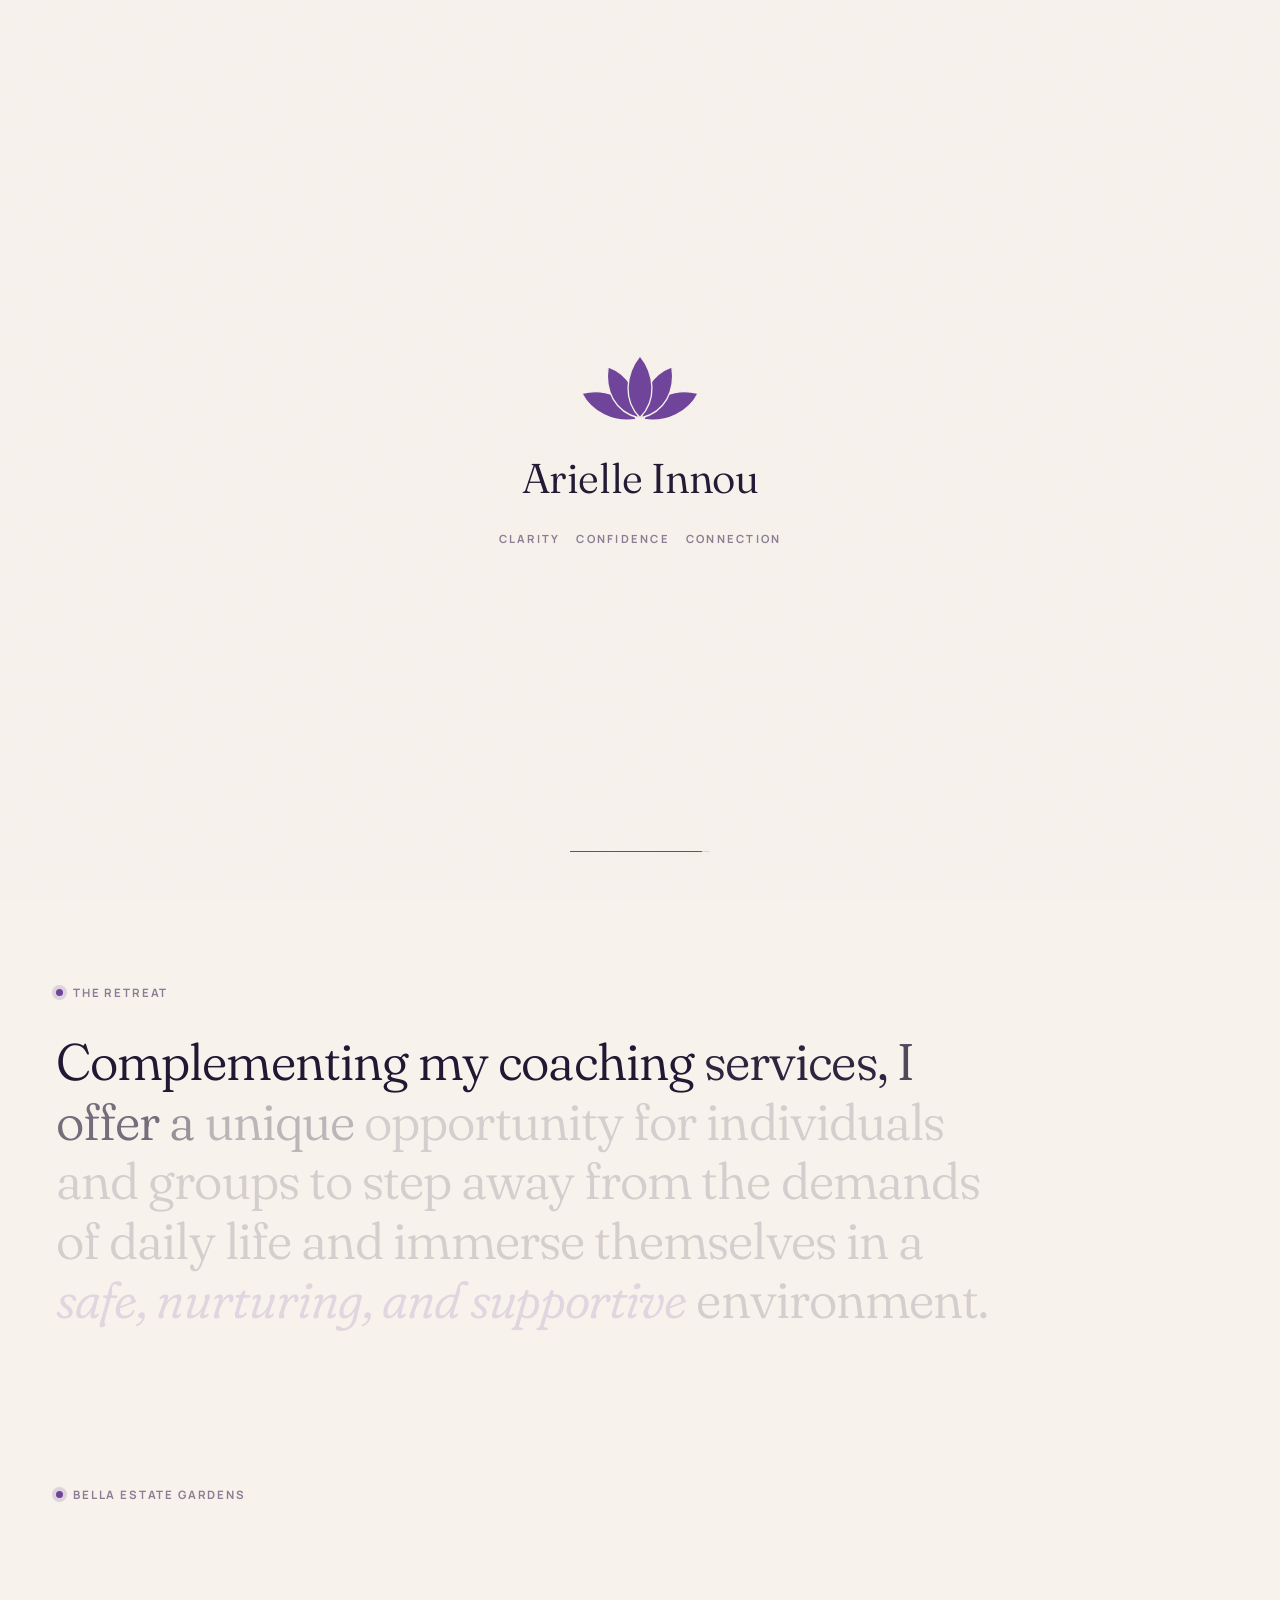
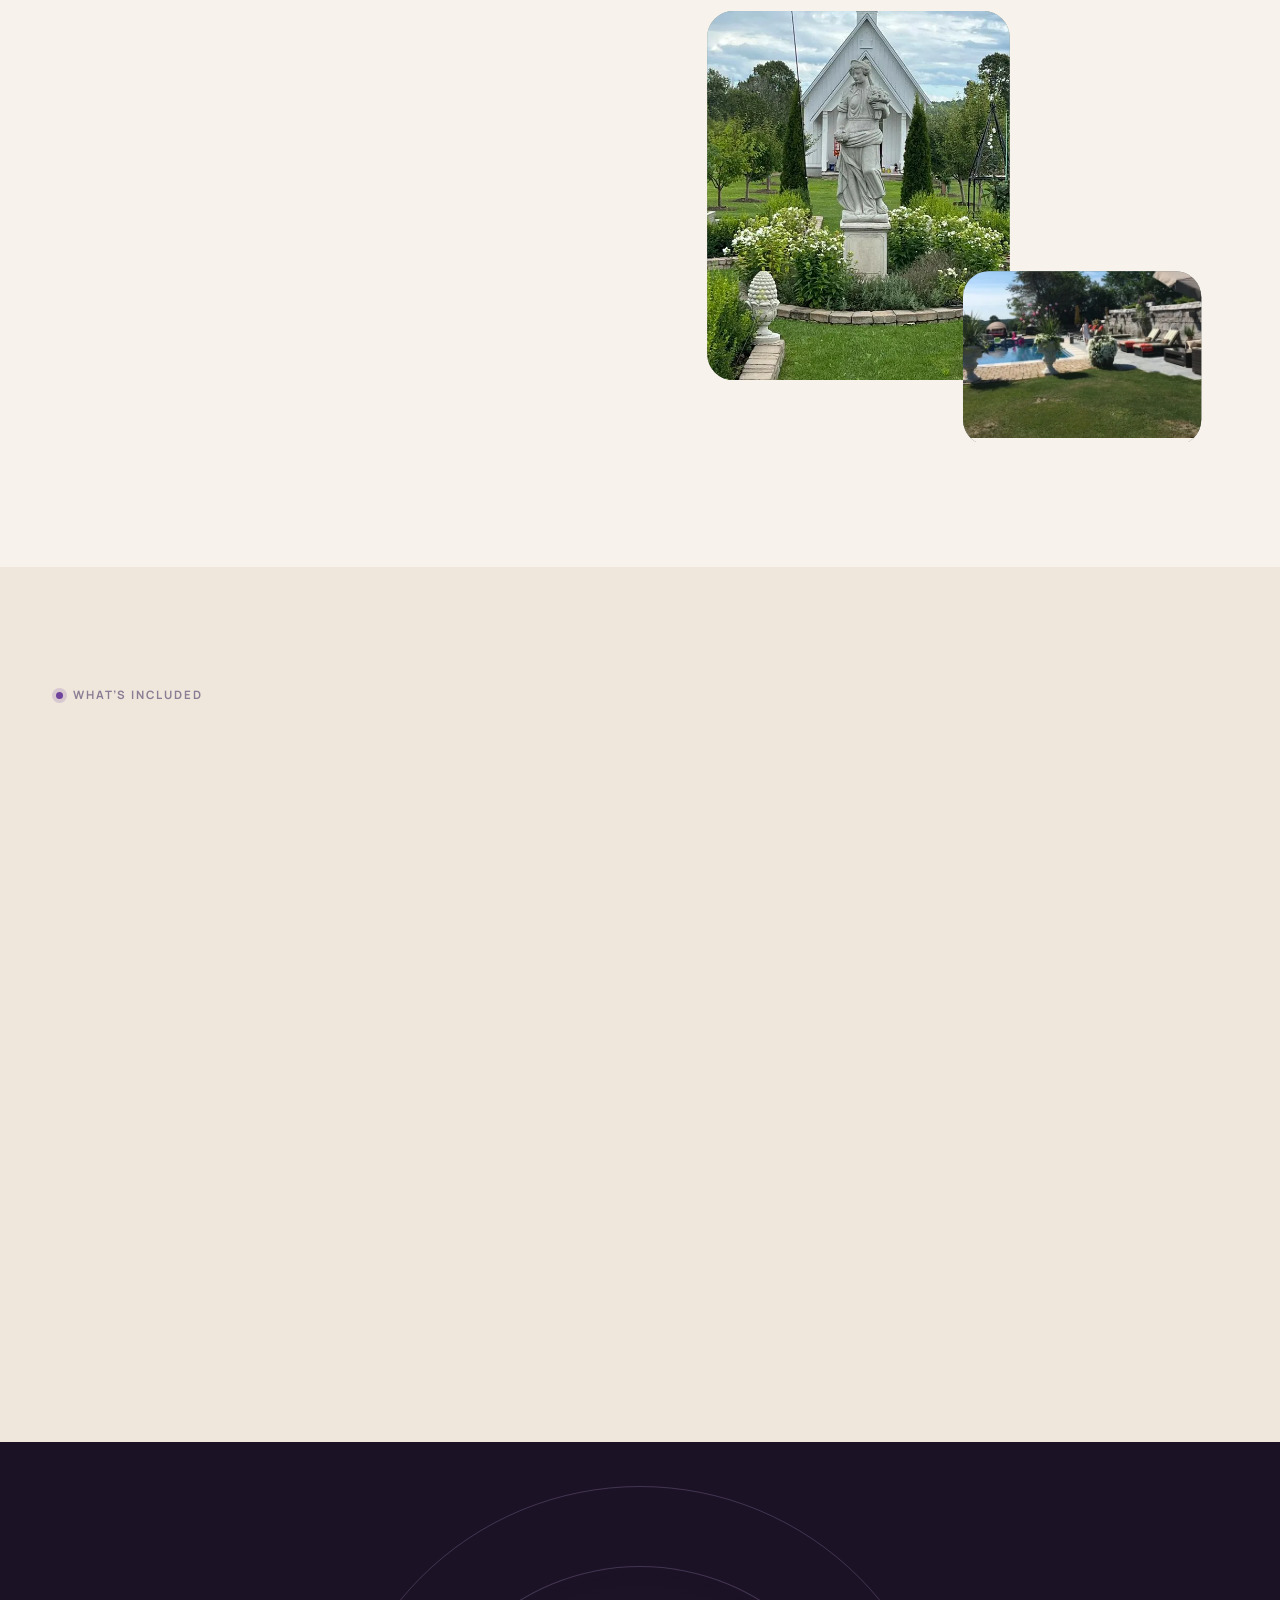
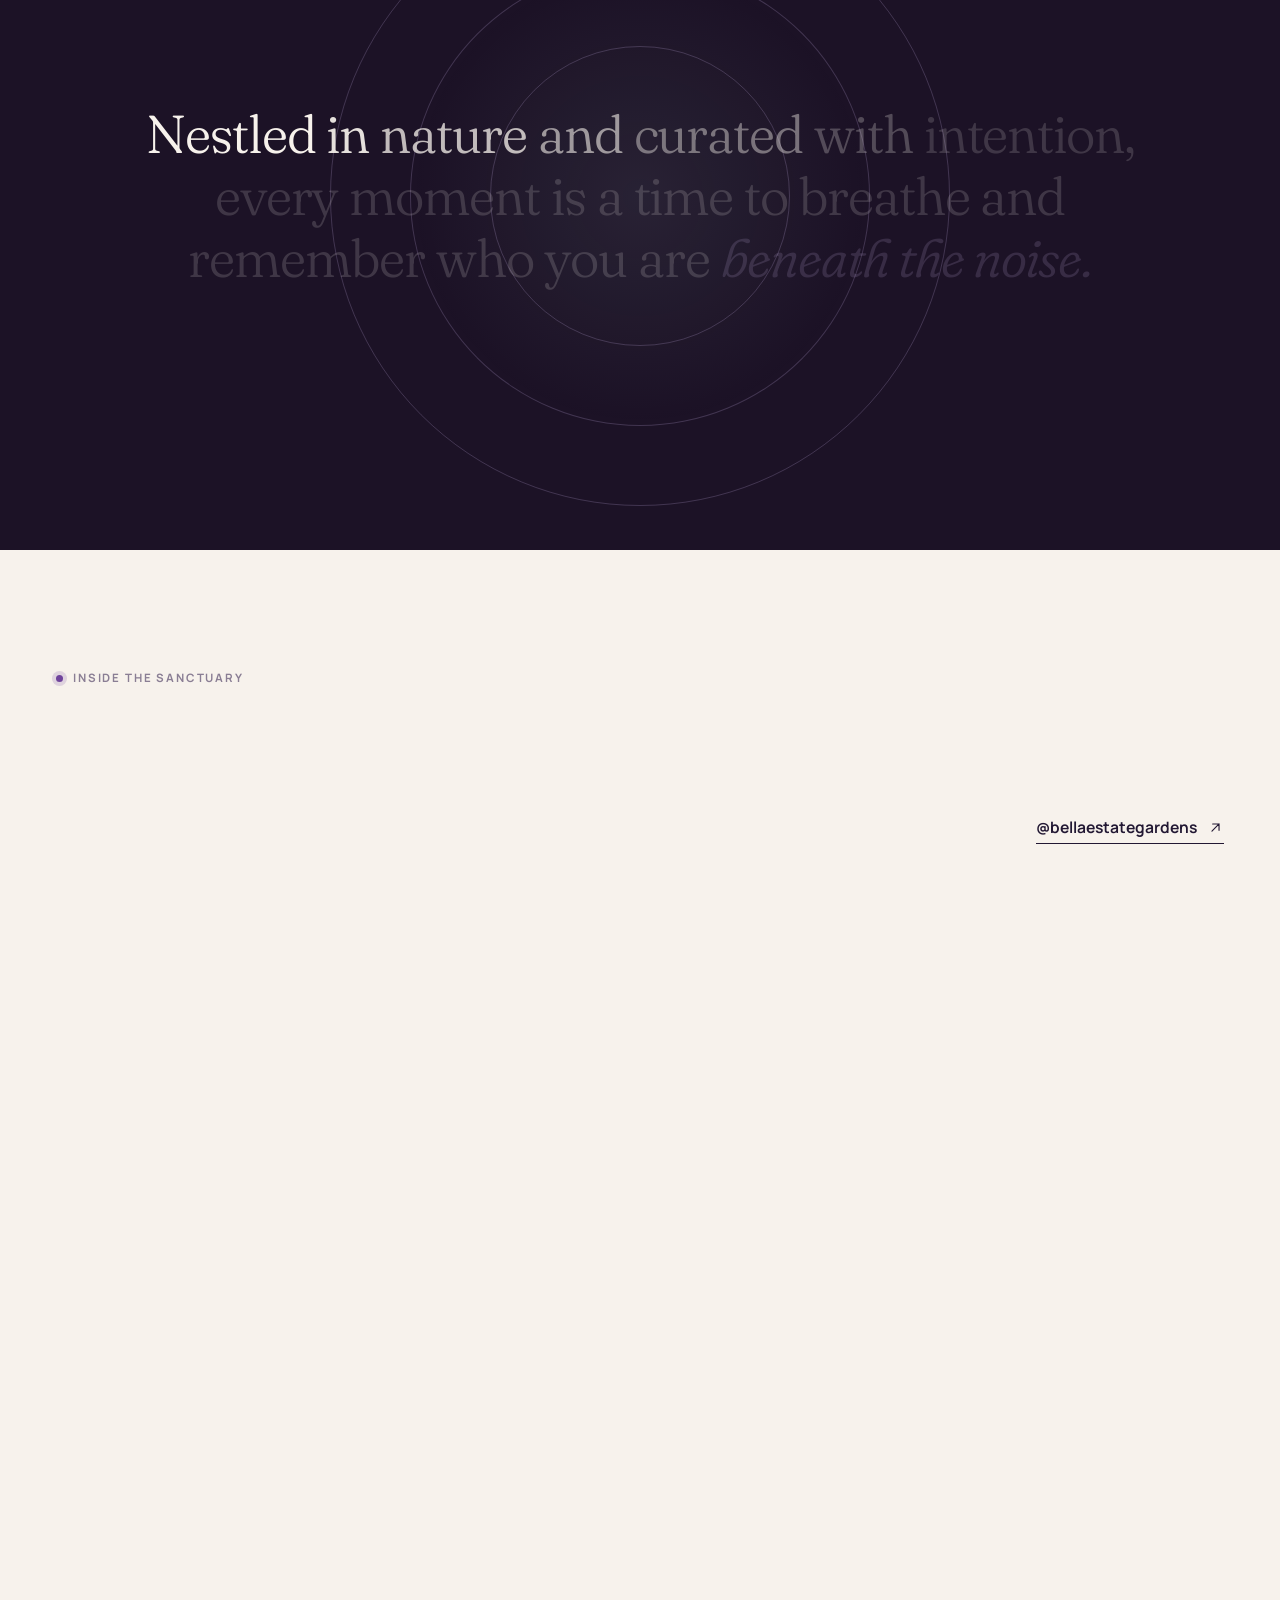
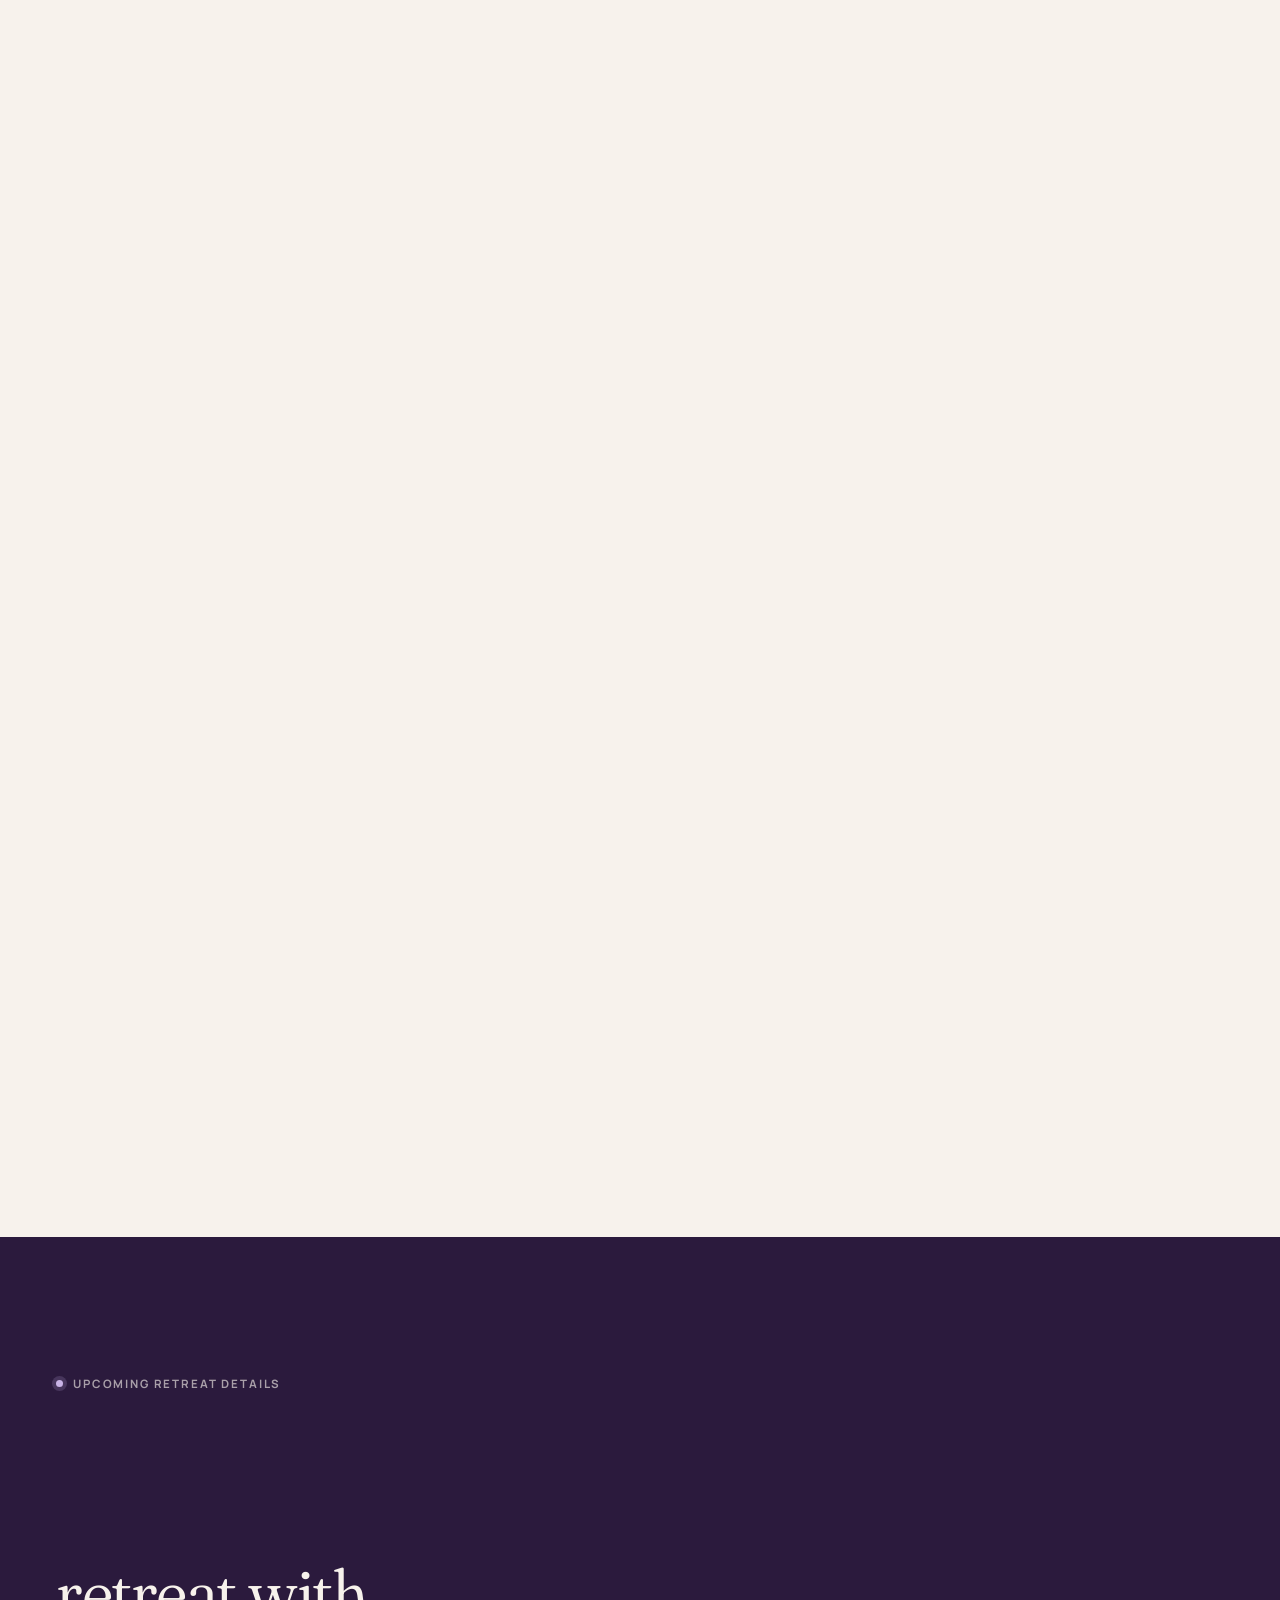
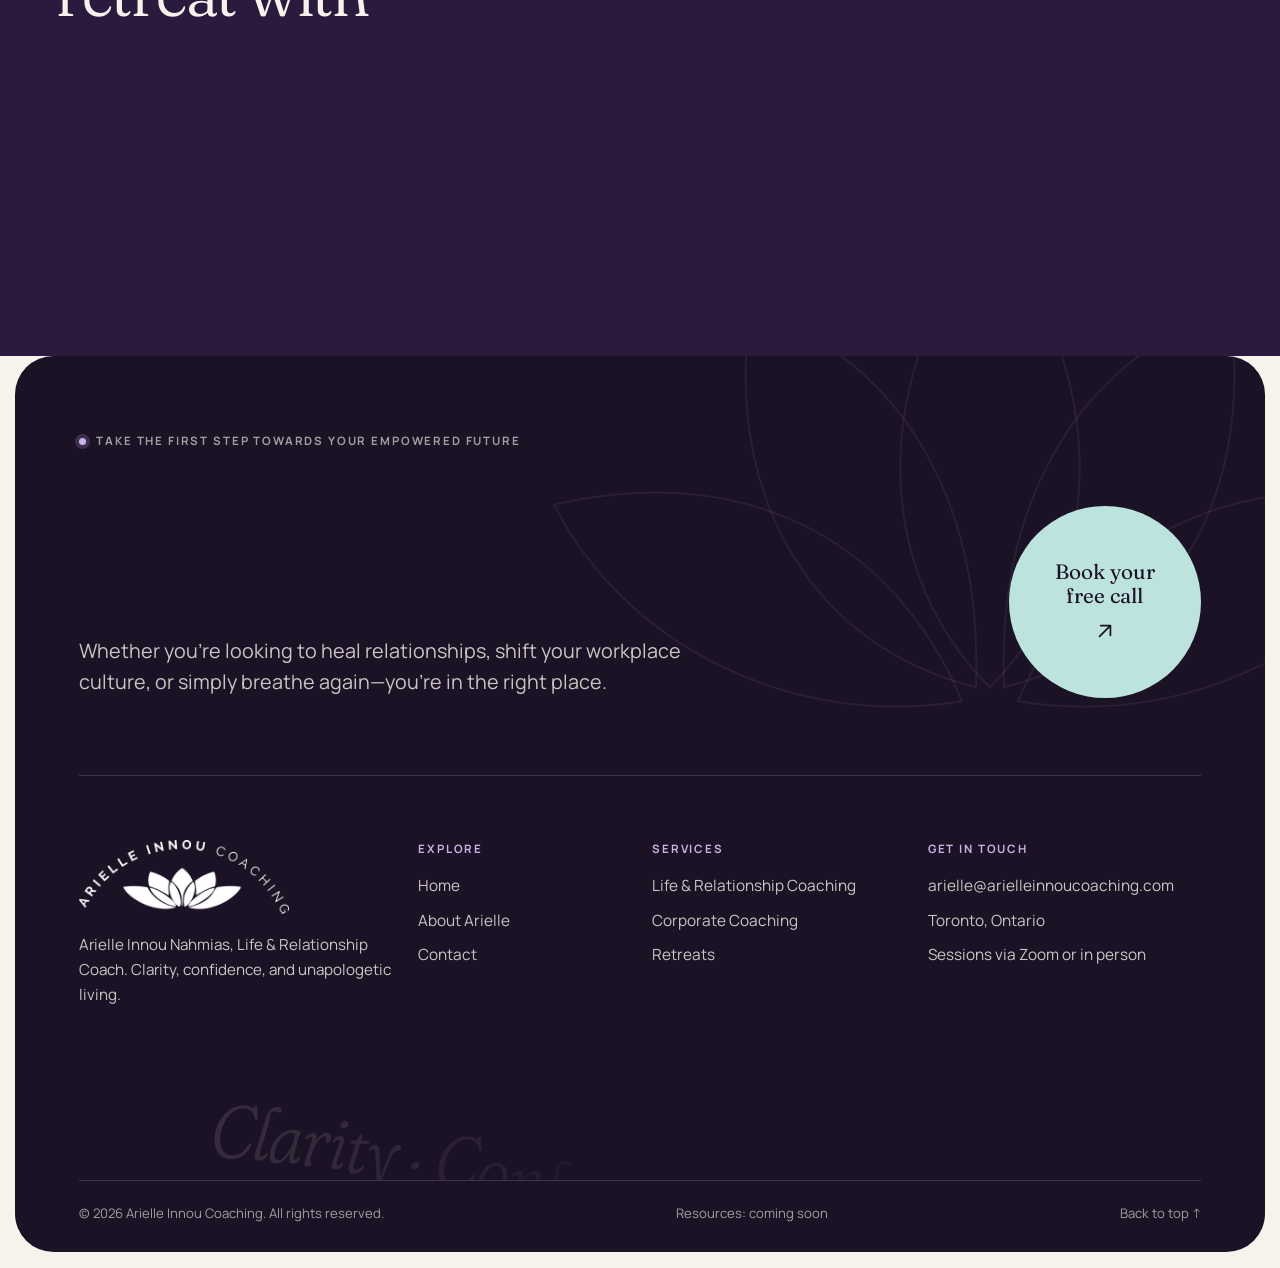
<file: retreats.html>
<!doctype html>
<html lang="en">
<head>
<meta charset="utf-8">
<meta name="viewport" content="width=device-width, initial-scale=1, viewport-fit=cover">
<title>Transformative Retreats in Ontario — Arielle Innou Coaching</title>
<meta name="description" content="A 3-day restorative retreat with Arielle Innou at Bella Estate Gardens in the Ontario countryside: yoga, meditation, nature immersion, coaching and workshops.">
<link rel="canonical" href="https://arielleinnoucoaching.codebunny.net/retreats">
<meta name="theme-color" content="#f7f2ec">
<meta property="og:type" content="website">
<meta property="og:site_name" content="Arielle Innou Coaching">
<meta property="og:title" content="Transformative Retreats in Ontario — Arielle Innou Coaching">
<meta property="og:description" content="A 3-day restorative retreat with Arielle Innou at Bella Estate Gardens in the Ontario countryside: yoga, meditation, nature immersion, coaching and workshops.">
<meta property="og:url" content="https://arielleinnoucoaching.codebunny.net/retreats">
<meta property="og:image" content="https://arielleinnoucoaching.codebunny.net/assets/img/og/retreats.jpg">
<meta property="og:image:width" content="1200">
<meta property="og:image:height" content="630">
<meta name="twitter:card" content="summary_large_image">
<meta name="twitter:image" content="https://arielleinnoucoaching.codebunny.net/assets/img/og/retreats.jpg">
<link rel="icon" href="assets/brand/favicon-48.png" sizes="48x48" type="image/png">
<link rel="icon" href="assets/brand/favicon.svg" type="image/svg+xml">
<link rel="apple-touch-icon" href="assets/brand/apple-touch-icon.png">
<link rel="manifest" href="site.webmanifest">
<link rel="preconnect" href="https://fonts.googleapis.com">
<link rel="preconnect" href="https://fonts.gstatic.com" crossorigin>
<link rel="stylesheet" href="https://fonts.googleapis.com/css2?family=Fraunces:ital,opsz,wght,SOFT@0,9..144,300..600,0..100;1,9..144,300..600,0..100&family=Manrope:wght@400;500;600;700&display=swap">
<link rel="stylesheet" href="assets/css/styles.css">
<link rel="stylesheet" href="assets/css/editor-global.css">
<style id="page-styles"></style>
<script>try{var d=document.documentElement;d.classList.add("js");if(sessionStorage.getItem("ai-nav")){d.classList.add("is-entering");sessionStorage.removeItem("ai-nav")}else if(!sessionStorage.getItem("ai-seen")&&!matchMedia("(prefers-reduced-motion: reduce)").matches){d.classList.add("is-loading")}setTimeout(function(){d.classList.remove("is-loading","is-entering")},5000)}catch(e){}</script>
<script type="application/ld+json">{"@context": "https://schema.org", "@type": "Event", "name": "A 3-day restorative retreat with Arielle Innou", "eventAttendanceMode": "https://schema.org/OfflineEventAttendanceMode", "location": {"@type": "Place", "name": "Bella Estate Gardens", "address": {"@type": "PostalAddress", "addressRegion": "ON", "addressCountry": "CA"}}, "organizer": {"@type": "Organization", "name": "Arielle Innou Coaching", "url": "https://arielleinnoucoaching.codebunny.net/"}, "image": "https://arielleinnoucoaching.codebunny.net/assets/img/og/retreats.jpg"}</script>
</head>
<body>

<div class="preloader" aria-hidden="true">
  <div class="preloader__inner">
    <svg class="lotus preloader__lotus" viewBox="0 0 64 40" aria-hidden="true"><path d="M30 36C18 38 6 32 1 22C14 19 25 24 30 36Z" pathLength="1"/><path d="M34 36C46 38 58 32 63 22C50 19 39 24 34 36Z" pathLength="1"/><path d="M31 35C19 32 13 21 15 8C26 12 31.5 22 31 35Z" pathLength="1"/><path d="M33 35C45 32 51 21 49 8C38 12 32.5 22 33 35Z" pathLength="1"/><path d="M32 35C23 26 24 12 32 2C40 12 41 26 32 35Z" pathLength="1"/></svg>
    <p class="preloader__name"><span>Arielle Innou</span></p>
    <p class="preloader__words"><span>Clarity</span><span>Confidence</span><span>Connection</span></p>
  </div>
  <div class="preloader__bar"><span></span></div>
</div>
<div class="curtain" aria-hidden="true">
  <span class="curtain__layer curtain__layer--a"></span>
  <span class="curtain__layer curtain__layer--b"></span>
  <div class="curtain__inner">
    <svg class="lotus curtain__lotus" viewBox="0 0 64 40" aria-hidden="true"><path d="M30 36C18 38 6 32 1 22C14 19 25 24 30 36Z" pathLength="1"/><path d="M34 36C46 38 58 32 63 22C50 19 39 24 34 36Z" pathLength="1"/><path d="M31 35C19 32 13 21 15 8C26 12 31.5 22 31 35Z" pathLength="1"/><path d="M33 35C45 32 51 21 49 8C38 12 32.5 22 33 35Z" pathLength="1"/><path d="M32 35C23 26 24 12 32 2C40 12 41 26 32 35Z" pathLength="1"/></svg>
    <p class="curtain__brand"><span>Arielle Innou</span></p>
    <p class="curtain__to"><span class="curtain__rule"></span><span class="curtain__title" data-curtain-title>Coaching</span><span class="curtain__rule"></span></p>
  </div>
</div>
<script>try{var t=sessionStorage.getItem("ai-nav-title");if(t)document.querySelector("[data-curtain-title]").textContent=t}catch(e){}</script>
<div class="scroll-progress" aria-hidden="true"><span></span></div>
<div class="cursor" aria-hidden="true"><span class="cursor__ring"><span class="cursor__label"></span></span><span class="cursor__dot"></span></div>
<!-- editor:header -->
<a class="skip-link" href="#main">Skip to content</a>
<header class="site-header">
  <div class="site-header__inner">
    <a class="brand" href="index.html" aria-label="Arielle Innou Coaching, home"><svg class="lotus brand__mark" viewBox="0 0 64 40" aria-hidden="true"><path d="M30 36C18 38 6 32 1 22C14 19 25 24 30 36Z"/><path d="M34 36C46 38 58 32 63 22C50 19 39 24 34 36Z"/><path d="M31 35C19 32 13 21 15 8C26 12 31.5 22 31 35Z"/><path d="M33 35C45 32 51 21 49 8C38 12 32.5 22 33 35Z"/><path d="M32 35C23 26 24 12 32 2C40 12 41 26 32 35Z"/></svg><span class="brand__name">Arielle Innou<em>Coaching</em></span></a>
    <nav class="nav" aria-label="Primary">
      <ul class="nav__list">
        <li><a class="nav__link" href="about.html">About</a></li>
        <li class="nav__drop">
          <button class="nav__link nav__drop-toggle" type="button" aria-expanded="false" aria-controls="nav-services">Services <svg class="chev" viewBox="0 0 24 24" fill="none" stroke="currentColor" stroke-width="1.6" stroke-linecap="round" stroke-linejoin="round" aria-hidden="true"><path d="M6 9l6 6 6-6"/></svg></button>
          <div class="dropdown" id="nav-services"><ul class="dropdown__list"><li><a class="dropdown__item" href="life-relationship-coaching.html"><span class="dropdown__img" style="background-image:url(assets/img/new-chapter-800.webp);background-position:50% 30%"></span><span class="dropdown__text"><strong>Life & Relationship</strong><small>1:1 coaching for women in transition</small></span></a></li><li><a class="dropdown__item" href="corporate-coaching.html"><span class="dropdown__img" style="background-image:url(assets/img/leaders-800.webp);background-position:52% 28%"></span><span class="dropdown__text"><strong>Corporate Coaching</strong><small>Healthier, high-performing teams</small></span></a></li><li><a class="dropdown__item" href="retreats.html" aria-current="page"><span class="dropdown__img" style="background-image:url(assets/img/sisterhood-800.webp);background-position:50% 46%"></span><span class="dropdown__text"><strong>Retreats</strong><small>Restorative stays in the Ontario countryside</small></span></a></li></ul>
            <a class="dropdown__cta" href="contact.html"><span>Not sure where to start? <strong>Book a free 30-minute call</strong></span><svg viewBox="0 0 24 24" fill="none" stroke="currentColor" stroke-width="1.6" stroke-linecap="round" stroke-linejoin="round" aria-hidden="true"><path d="M5 12h14M13 6l6 6-6 6"/></svg></a>
          </div>
        </li>
        <li><a class="nav__link" href="retreats.html" aria-current="page">Retreats</a></li>
        <li><a class="nav__link" href="contact.html">Contact</a></li>
      </ul>
    </nav>
    <a class="btn btn--primary btn--sm header-cta" href="contact.html"><span class="btn__text">Book a call</span></a>
    <button class="menu-toggle" type="button" aria-expanded="false" aria-controls="mobile-menu" aria-label="Open menu">
      <span class="menu-toggle__label">Menu</span><span class="menu-toggle__bars" aria-hidden="true"><span></span><span></span></span>
    </button>
  </div>
</header>
<div class="mobile-menu" id="mobile-menu" aria-hidden="true">
  <svg class="lotus mobile-menu__lotus" viewBox="0 0 64 40" aria-hidden="true"><path d="M30 36C18 38 6 32 1 22C14 19 25 24 30 36Z"/><path d="M34 36C46 38 58 32 63 22C50 19 39 24 34 36Z"/><path d="M31 35C19 32 13 21 15 8C26 12 31.5 22 31 35Z"/><path d="M33 35C45 32 51 21 49 8C38 12 32.5 22 33 35Z"/><path d="M32 35C23 26 24 12 32 2C40 12 41 26 32 35Z"/></svg>
  <nav aria-label="Mobile"><ul class="mobile-menu__list"><li><a href="index.html"><small>01</small><span>Home</span></a></li><li><a href="about.html"><small>02</small><span>About</span></a></li><li><a href="life-relationship-coaching.html"><small>03</small><span>Life &amp; Relationship</span></a></li><li><a href="corporate-coaching.html"><small>04</small><span>Corporate</span></a></li><li><a href="retreats.html" aria-current="page"><small>05</small><span>Retreats</span></a></li><li><a href="contact.html"><small>06</small><span>Contact</span></a></li></ul></nav>
  <div class="mobile-menu__foot">
    <a class="btn btn--light btn--block" href="contact.html"><span class="btn__text">Book your free 30-minute call</span><span class="btn__icon"><svg viewBox="0 0 24 24" fill="none" stroke="currentColor" stroke-width="1.6" stroke-linecap="round" stroke-linejoin="round" aria-hidden="true"><path d="M5 12h14M13 6l6 6-6 6"/></svg></span></a>
    <p class="mobile-menu__meta"><a href="mailto:arielle@arielleinnoucoaching.com">arielle@arielleinnoucoaching.com</a><span>Toronto, Ontario</span></p>
  </div>
</div>
<!-- /editor:header -->
<main id="main">
<!-- editor:main -->

<section class="retreat-hero">
  <div class="retreat-hero__media" data-parallax-hero><img src="assets/img/sisterhood-1600.webp" srcset="assets/img/sisterhood-800.webp 800w, assets/img/sisterhood-1600.webp 1600w" sizes="100vw" width="1600" height="1067" alt="Women in flowing dresses standing together, arms around each other, looking out over the land" decoding="async" fetchpriority="high" style="object-position:50% 46%"></div>
  <div class="retreat-hero__shade" aria-hidden="true"></div>
  <div class="container retreat-hero__inner">
    <span class="label label--dot label--light reveal">Retreats with Arielle Innou</span>
    <h1 class="display retreat-hero__title" data-lines>The Sanctuary<br><em>Navigator.</em></h1>
    <p class="lede reveal">Guiding you to transformative retreats.</p>
    <div class="actions reveal"><a class="btn btn--light" href="https://form.jotform.com/251906297424058" target="_blank" rel="noopener"><span class="btn__text">Register for the retreat</span><span class="btn__icon"><svg viewBox="0 0 24 24" fill="none" stroke="currentColor" stroke-width="1.6" stroke-linecap="round" stroke-linejoin="round" aria-hidden="true"><path d="M7 17L17 7M8 7h9v9"/></svg></span></a><a class="btn btn--ghost-light" href="#details"><span class="btn__text">Retreat details</span><span class="btn__icon"><svg viewBox="0 0 24 24" fill="none" stroke="currentColor" stroke-width="1.6" stroke-linecap="round" stroke-linejoin="round" aria-hidden="true"><path d="M5 12h14M13 6l6 6-6 6"/></svg></span></a></div>
  </div>
  <div class="container retreat-hero__words">
    <ol class="aaa reveal"><li><small>01</small>Absorb</li><li><small>02</small>Accept</li><li><small>03</small>Apply</li></ol>
  </div>
</section>


<section class="section section--tight ">
  <div class="container"><div class="statement__kicker"><span class="label label--dot">The retreat</span></div>
    <p class="statement" data-scrub-words>Complementing my coaching services, I offer a unique opportunity for individuals and groups to step away from the demands of daily life and immerse themselves in a <em>safe, nurturing, and supportive</em> environment.</p>
  </div>
</section>

<section class="section section--tight">
  <div class="container split split--rev">
    <div class="collage">
      <div class="media collage__a arch reveal-img" style="background-color:#7e917e"><img src="assets/img/retreat-statue-1600.webp" srcset="assets/img/retreat-statue-1600.webp 768w" sizes="(min-width: 900px) 26vw, 60vw" width="768" height="1024" alt="A garden statue in front of the white estate chapel" loading="lazy" decoding="async" style="object-position:50% 45%"></div>
      <div class="media collage__b reveal-img" style="background-color:#64716e"><img src="assets/img/retreat-pool-1600.webp" srcset="assets/img/retreat-pool-1600.webp 640w" sizes="(min-width: 900px) 22vw, 50vw" width="640" height="480" alt="The pool terrace at Bella Estate Gardens" loading="lazy" decoding="async" style="object-position:50% 55%"></div>
    </div>
    <div class="split__copy">
      <span class="label label--dot">Bella Estate Gardens</span>
      <h2 class="h-xl" data-lines>The healing<br>power of <em>nature.</em></h2>
      <p class="lede reveal">Experience the healing power of nature in a beautiful retreat sanctuary surrounded by lush gardens and the inspiring presence of the natural world, nestled in magnificent tranquility away from the busy city.</p>
      <p class="body reveal">Guests will feel truly nurtured by our dedicated and supportive team, thoughtfully prepared healthy and delicious meals with diverse options, and a range of restorative activities such as yoga, meditation, nature immersion, individualized coaching sessions, insightful workshops, and activities designed to support personal growth and well-being.</p>
      <div class="actions reveal"><a class="link" href="https://www.instagram.com/bellaestategardens/" target="_blank" rel="noopener">Visit Bella Estate Gardens on Instagram <svg viewBox="0 0 24 24" fill="none" stroke="currentColor" stroke-width="1.6" stroke-linecap="round" stroke-linejoin="round" aria-hidden="true"><path d="M7 17L17 7M8 7h9v9"/></svg></a></div>
    </div>
  </div>
</section>

<section class="section section--sand">
  <div class="container">
    
    <div class="head">
      <div class="head__title"><span class="label label--dot">What’s included</span>
      <h2 class="h-xl" data-lines>Nurtured, <em>every moment.</em></h2></div>
      
    </div>
    <div class="features features--3"><article class="feature feature--line reveal" style="--d:0"><span class="ficon"><svg viewBox="0 0 24 24" fill="none" stroke="currentColor" stroke-width="1.4" stroke-linecap="round" stroke-linejoin="round" aria-hidden="true"><path d="M7 11V6.5a1.5 1.5 0 0 1 3 0V11M10 10V4.5a1.5 1.5 0 0 1 3 0V10M13 10V5.5a1.5 1.5 0 0 1 3 0V12M16 9.5a1.5 1.5 0 0 1 3 0V14a7 7 0 0 1-7 7h-1a6 6 0 0 1-5-2.7L3.6 15a1.6 1.6 0 0 1 2.6-1.8L7 14.5"/></svg></span><h3 class="h-sm">A dedicated, supportive team</h3><p>Guests feel truly nurtured by a dedicated and supportive team.</p></article><article class="feature feature--line reveal" style="--d:1"><span class="ficon"><svg viewBox="0 0 24 24" fill="none" stroke="currentColor" stroke-width="1.4" stroke-linecap="round" stroke-linejoin="round" aria-hidden="true"><path d="M3 12h18a9 9 0 0 1-18 0z"/><path d="M8 8c0-1.5 1-2 1-3.5M12 8c0-1.5 1-2 1-3.5M16 8c0-1.5 1-2 1-3.5"/></svg></span><h3 class="h-sm">Healthy, delicious meals</h3><p>Thoughtfully prepared, healthy and delicious, with diverse options.</p></article><article class="feature feature--line reveal" style="--d:2"><span class="ficon"><svg viewBox="0 0 24 24" fill="none" stroke="currentColor" stroke-width="1.4" stroke-linecap="round" stroke-linejoin="round" aria-hidden="true"><path d="M12 20c-2.8-2.5-3.6-6.7-.1-11.5 3.6 4.8 2.9 9 .1 11.5z"/><path d="M11.4 19.6C8 19 4.7 16.4 4.6 12c3.3.3 5.8 2.3 6.8 4.7M12.6 19.6C16 19 19.3 16.4 19.4 12c-3.3.3-5.8 2.3-6.8 4.7"/><path d="M10.6 20c-3 .6-6.3-.6-8.1-3.3M13.4 20c3 .6 6.3-.6 8.1-3.3"/></svg></span><h3 class="h-sm">Yoga & meditation</h3><p>Restorative activities to breathe, ground and reset.</p></article><article class="feature feature--line reveal" style="--d:3"><span class="ficon"><svg viewBox="0 0 24 24" fill="none" stroke="currentColor" stroke-width="1.4" stroke-linecap="round" stroke-linejoin="round" aria-hidden="true"><path d="M5 19c0-8 5-13 15-14-1 10-6 15-14 15"/><path d="M5 19c3-4 6-6.5 10-8.5"/></svg></span><h3 class="h-sm">Nature immersion</h3><p>Lush gardens and the inspiring presence of the natural world.</p></article><article class="feature feature--line reveal" style="--d:4"><span class="ficon"><svg viewBox="0 0 24 24" fill="none" stroke="currentColor" stroke-width="1.4" stroke-linecap="round" stroke-linejoin="round" aria-hidden="true"><path d="M4 5h16v11H9l-5 4z"/><path d="M8 9.5h8M8 12.5h5"/></svg></span><h3 class="h-sm">Individualized coaching</h3><p>Individualized coaching sessions with Arielle.</p></article><article class="feature feature--line reveal" style="--d:5"><span class="ficon"><svg viewBox="0 0 24 24" fill="none" stroke="currentColor" stroke-width="1.4" stroke-linecap="round" stroke-linejoin="round" aria-hidden="true"><circle cx="12" cy="12" r="9"/><path d="M15.5 8.5l-2 5-5 2 2-5z"/></svg></span><h3 class="h-sm">Insightful workshops</h3><p>Activities designed to support personal growth and well-being.</p></article></div>
  </div>
</section>

<section class="section section--night breathe">
  <div class="container breathe__inner">
    <div class="breathe__orb" aria-hidden="true"><span></span><span></span><span></span></div>
    <p class="breathe__text" data-scrub-words>Nestled in nature and curated with intention, every moment is a time to breathe and remember who you are <em>beneath the noise.</em></p>
  </div>
</section>

<section class="section">
  <div class="container">
    <div class="gallery-head">
      
    <div class="head">
      <div class="head__title"><span class="label label--dot">Inside the sanctuary</span>
      <h2 class="h-xl" data-lines>A glimpse of<br><em>the estate.</em></h2></div>
      
    </div>
      <a class="link" href="https://www.instagram.com/bellaestategardens/" target="_blank" rel="noopener">@bellaestategardens <svg viewBox="0 0 24 24" fill="none" stroke="currentColor" stroke-width="1.6" stroke-linecap="round" stroke-linejoin="round" aria-hidden="true"><path d="M7 17L17 7M8 7h9v9"/></svg></a>
    </div>
    <div class="gallery" data-gallery><button class="gallery__item gallery__item--wide reveal" type="button" data-full="assets/img/retreat-gardens-1600.webp" data-cursor="View" aria-label="View photo: The formal gardens at Bella Estate Gardens from above"><img src="assets/img/retreat-gardens-1600.webp" srcset="assets/img/retreat-gardens-1600.webp 640w" sizes="(min-width: 1024px) 30vw, (min-width: 600px) 45vw, 92vw" width="640" height="480" alt="The formal gardens at Bella Estate Gardens from above" loading="lazy" decoding="async" style="object-position:55% 45%"></button><button class="gallery__item gallery__item--tall reveal" type="button" data-full="assets/img/retreat-statue-1600.webp" data-cursor="View" aria-label="View photo: A garden statue in front of the white chapel"><img src="assets/img/retreat-statue-1600.webp" srcset="assets/img/retreat-statue-1600.webp 768w" sizes="(min-width: 1024px) 30vw, (min-width: 600px) 45vw, 92vw" width="768" height="1024" alt="A garden statue in front of the white chapel" loading="lazy" decoding="async" style="object-position:50% 45%"></button><button class="gallery__item gallery__item--tall reveal" type="button" data-full="assets/img/arielle-garden-1600.webp" data-cursor="View" aria-label="View photo: Arielle hosting a garden luncheon at the estate"><img src="assets/img/arielle-garden-1600.webp" srcset="assets/img/arielle-garden-800.webp 800w, assets/img/arielle-garden-1600.webp 1200w" sizes="(min-width: 1024px) 30vw, (min-width: 600px) 45vw, 92vw" width="1200" height="1600" alt="Arielle hosting a garden luncheon at the estate" loading="lazy" decoding="async" style="object-position:38% 42%"></button><button class="gallery__item gallery__item--tall reveal" type="button" data-full="assets/img/retreat-chapel-1600.webp" data-cursor="View" aria-label="View photo: Inside the estate chapel, with white flowers along the aisle"><img src="assets/img/retreat-chapel-1600.webp" srcset="assets/img/retreat-chapel-1600.webp 480w" sizes="(min-width: 1024px) 30vw, (min-width: 600px) 45vw, 92vw" width="480" height="640" alt="Inside the estate chapel, with white flowers along the aisle" loading="lazy" decoding="async" style="object-position:50% 45%"></button><button class="gallery__item gallery__item--tall reveal" type="button" data-full="assets/img/retreat-firepit-1600.webp" data-cursor="View" aria-label="View photo: Colourful Muskoka chairs around the fire pit, with the chapel beyond"><img src="assets/img/retreat-firepit-1600.webp" srcset="assets/img/retreat-firepit-1600.webp 480w" sizes="(min-width: 1024px) 30vw, (min-width: 600px) 45vw, 92vw" width="480" height="640" alt="Colourful Muskoka chairs around the fire pit, with the chapel beyond" loading="lazy" decoding="async" style="object-position:50% 55%"></button><button class="gallery__item gallery__item--tall reveal" type="button" data-full="assets/img/retreat-path-1600.webp" data-cursor="View" aria-label="View photo: A tree-lined path in autumn colour"><img src="assets/img/retreat-path-1600.webp" srcset="assets/img/retreat-path-1600.webp 480w" sizes="(min-width: 1024px) 30vw, (min-width: 600px) 45vw, 92vw" width="480" height="640" alt="A tree-lined path in autumn colour" loading="lazy" decoding="async" style="object-position:50% 60%"></button><button class="gallery__item gallery__item--tall reveal" type="button" data-full="assets/img/arielle-estate-1600.webp" data-cursor="View" aria-label="View photo: Arielle walking on the estate lawn"><img src="assets/img/arielle-estate-1600.webp" srcset="assets/img/arielle-estate-1600.webp 576w" sizes="(min-width: 1024px) 30vw, (min-width: 600px) 45vw, 92vw" width="576" height="1024" alt="Arielle walking on the estate lawn" loading="lazy" decoding="async" style="object-position:46% 42%"></button><button class="gallery__item gallery__item--tall reveal" type="button" data-full="assets/img/retreat-pavilion-1600.webp" data-cursor="View" aria-label="View photo: A dinner table set under the garden pavilion"><img src="assets/img/retreat-pavilion-1600.webp" srcset="assets/img/retreat-pavilion-1600.webp 480w" sizes="(min-width: 1024px) 30vw, (min-width: 600px) 45vw, 92vw" width="480" height="640" alt="A dinner table set under the garden pavilion" loading="lazy" decoding="async" style="object-position:50% 58%"></button><button class="gallery__item reveal" type="button" data-full="assets/img/retreat-poolside-1600.webp" data-cursor="View" aria-label="View photo: Guests by the pool on a summer afternoon"><img src="assets/img/retreat-poolside-1600.webp" srcset="assets/img/retreat-poolside-1600.webp 640w" sizes="(min-width: 1024px) 30vw, (min-width: 600px) 45vw, 92vw" width="640" height="480" alt="Guests by the pool on a summer afternoon" loading="lazy" decoding="async" style="object-position:42% 50%"></button><button class="gallery__item gallery__item--tall reveal" type="button" data-full="assets/img/arielle-celebration-1600.webp" data-cursor="View" aria-label="View photo: Arielle with a guest at an evening celebration"><img src="assets/img/arielle-celebration-1600.webp" srcset="assets/img/arielle-celebration-1600.webp 480w" sizes="(min-width: 1024px) 30vw, (min-width: 600px) 45vw, 92vw" width="480" height="640" alt="Arielle with a guest at an evening celebration" loading="lazy" decoding="async" style="object-position:45% 36%"></button><button class="gallery__item reveal" type="button" data-full="assets/img/retreat-pool-1600.webp" data-cursor="View" aria-label="View photo: The pool terrace surrounded by greenery"><img src="assets/img/retreat-pool-1600.webp" srcset="assets/img/retreat-pool-1600.webp 640w" sizes="(min-width: 1024px) 30vw, (min-width: 600px) 45vw, 92vw" width="640" height="480" alt="The pool terrace surrounded by greenery" loading="lazy" decoding="async" style="object-position:50% 55%"></button><button class="gallery__item reveal" type="button" data-full="assets/img/arielle-circle-1600.webp" data-cursor="View" aria-label="View photo: Arielle with friends at an evening gathering"><img src="assets/img/arielle-circle-1600.webp" srcset="assets/img/arielle-circle-1600.webp 640w" sizes="(min-width: 1024px) 30vw, (min-width: 600px) 45vw, 92vw" width="640" height="480" alt="Arielle with friends at an evening gathering" loading="lazy" decoding="async" style="object-position:50% 34%"></button></div>
  </div>
</section>

<section class="section section--plum" id="details">
  <div class="container details">
    <div class="details__copy">
      <span class="label label--dot label--light">Upcoming retreat details</span>
      <h2 class="h-xl" data-lines>A 3-day restorative<br>retreat with <em>Arielle Innou.</em></h2>
      <p class="lede reveal">Absorb. Accept. Apply. Three days to step away, breathe, and remember who you are.</p>
      <div class="actions reveal"><a class="btn btn--light" href="https://form.jotform.com/251906297424058" target="_blank" rel="noopener"><span class="btn__text">Register for the retreat</span><span class="btn__icon"><svg viewBox="0 0 24 24" fill="none" stroke="currentColor" stroke-width="1.6" stroke-linecap="round" stroke-linejoin="round" aria-hidden="true"><path d="M7 17L17 7M8 7h9v9"/></svg></span></a><a class="btn btn--ghost-light" href="contact.html"><span class="btn__text">Ask a question</span><span class="btn__icon"><svg viewBox="0 0 24 24" fill="none" stroke="currentColor" stroke-width="1.6" stroke-linecap="round" stroke-linejoin="round" aria-hidden="true"><path d="M5 12h14M13 6l6 6-6 6"/></svg></span></a></div>
    </div>
    <dl class="details__card reveal">
      <div><dt>Length</dt><dd>3 days, restorative</dd></div>
      <div><dt>Where</dt><dd>Ontario countryside<br>Bella Estate Gardens</dd></div>
      <div><dt>When</dt><dd>Next dates announced soon</dd></div>
      <div><dt>Who</dt><dd>Individuals &amp; groups</dd></div>
      <div><dt>Includes</dt><dd>Meals, yoga, meditation, coaching &amp; workshops</dd></div>
      <div><dt>Status</dt><dd><span class="status-dot"></span>Now accepting registrations</dd></div>
    </dl>
  </div>
</section>

<div class="lightbox" hidden aria-modal="true" role="dialog" aria-label="Photo viewer">
  <button class="lightbox__close" type="button" aria-label="Close"><svg viewBox="0 0 24 24" fill="none" stroke="currentColor" stroke-width="1.6" stroke-linecap="round" stroke-linejoin="round" aria-hidden="true"><path d="M6 6l12 12M18 6L6 18"/></svg></button>
  <button class="lightbox__nav lightbox__nav--prev" type="button" aria-label="Previous photo"><svg viewBox="0 0 24 24" fill="none" stroke="currentColor" stroke-width="1.6" stroke-linecap="round" stroke-linejoin="round" aria-hidden="true"><path d="M15 6l-6 6 6 6"/></svg></button>
  <figure class="lightbox__figure"><img alt="Retreat photo"><figcaption></figcaption></figure>
  <button class="lightbox__nav lightbox__nav--next" type="button" aria-label="Next photo"><svg viewBox="0 0 24 24" fill="none" stroke="currentColor" stroke-width="1.6" stroke-linecap="round" stroke-linejoin="round" aria-hidden="true"><path d="M9 6l6 6-6 6"/></svg></button>
</div>
<!-- /editor:main -->
</main>
<!-- editor:footer -->
<footer class="site-footer">
  <div class="footer-card">
    <svg class="lotus footer-card__lotus" viewBox="0 0 64 40" aria-hidden="true"><path d="M30 36C18 38 6 32 1 22C14 19 25 24 30 36Z"/><path d="M34 36C46 38 58 32 63 22C50 19 39 24 34 36Z"/><path d="M31 35C19 32 13 21 15 8C26 12 31.5 22 31 35Z"/><path d="M33 35C45 32 51 21 49 8C38 12 32.5 22 33 35Z"/><path d="M32 35C23 26 24 12 32 2C40 12 41 26 32 35Z"/></svg>
    <div class="footer-cta">
      <div class="footer-cta__copy">
        <span class="label label--dot label--light">Take the first step towards your empowered future</span>
        <p class="h-xl mt-m" data-lines>Let’s start your<br><em>next chapter.</em></p>
        <p class="lede mt-m">Whether you’re looking to heal relationships, shift your workplace culture, or simply breathe again—you’re in the right place.</p>
      </div>
      <a class="footer-cta__btn" href="contact.html" data-magnetic-strong><span>Book your<br>free call<svg viewBox="0 0 24 24" fill="none" stroke="currentColor" stroke-width="1.6" stroke-linecap="round" stroke-linejoin="round" aria-hidden="true"><path d="M7 17L17 7M8 7h9v9"/></svg></span></a>
    </div>
    <div class="footer-grid">
      <div class="footer-col footer-col--brand">
        <img class="footer-logo" src="assets/brand/logo-white.png" alt="Arielle Innou Coaching" width="900" height="320" loading="lazy">
        <p>Arielle Innou Nahmias, Life &amp; Relationship Coach. Clarity, confidence, and unapologetic living.</p>
      </div>
      <div class="footer-col"><h3>Explore</h3><ul>
        <li><a href="index.html">Home</a></li><li><a href="about.html">About Arielle</a></li><li><a href="contact.html">Contact</a></li>
      </ul></div>
      <div class="footer-col"><h3>Services</h3><ul>
        <li><a href="life-relationship-coaching.html">Life &amp; Relationship Coaching</a></li>
        <li><a href="corporate-coaching.html">Corporate Coaching</a></li>
        <li><a href="retreats.html">Retreats</a></li>
      </ul></div>
      <div class="footer-col"><h3>Get in touch</h3><ul>
        <li><a href="mailto:arielle@arielleinnoucoaching.com">arielle@arielleinnoucoaching.com</a></li>
        <li>Toronto, Ontario</li>
        <li>Sessions via Zoom or in person</li>
      </ul></div>
    </div>
    <p class="footer-wordmark" aria-hidden="true">Clarity · Confidence · Connection</p>
    <div class="footer-bottom">
      <span>&copy; <span data-year>2026</span> Arielle Innou Coaching. All rights reserved.</span>
      <span>Resources: coming soon</span>
      <a href="#main">Back to top ↑</a>
    </div>
  </div>
</footer>
<!-- /editor:footer -->

<div class="sticky-cta" aria-label="Quick actions">
  <a class="btn btn--primary btn--block" href="contact.html"><span class="btn__text">Book your free call</span><span class="btn__icon"><svg viewBox="0 0 24 24" fill="none" stroke="currentColor" stroke-width="1.6" stroke-linecap="round" stroke-linejoin="round" aria-hidden="true"><path d="M5 12h14M13 6l6 6-6 6"/></svg></span></a>
</div>
<script src="assets/vendor/gsap.min.js" defer></script>
<script src="assets/vendor/ScrollTrigger.min.js" defer></script>
<script src="assets/js/main.js" defer></script>
<script src="assets/js/motion.js" defer></script>
</body>
</html>
</file>
<file: assets/css/styles.css>
/* ==========================================================================
   Arielle Innou Coaching — design system
   Palette from the lotus logo: deep plum, lilac and mint on warm ivory.
   Type: Fraunces (soft, editorial serif) + Manrope (clean, warm sans).
   ========================================================================== */

:root {
  /* Brand */
  --accent: #6f439b;          /* logo purple: italic words, highlights */
  --accent-deep: #4b2a6b;     /* buttons */
  --accent-soft: #e9e0f4;     /* lilac wash */
  --lilac: #c9b3e6;           /* accents on dark */
  --mint: #bce3de;            /* logo mint */
  --mint-soft: #dcefeb;
  --teal: #5db5b6;
  /* Surfaces */
  --paper: #f7f2ec;           /* page */
  --paper-2: #efe6dc;         /* sand sections */
  --paper-3: #e6dbcf;         /* raised / placeholders */
  --card: #fffaf5;            /* cards on paper */
  --plum: #2b1a3d;            /* plum sections */
  --night: #1c1226;           /* darkest sections, footer */
  /* Text */
  --ink: #221833;
  --ink-2: #4d4359;
  --muted: #8a7e94;
  --line: rgba(34, 24, 51, 0.12);
  --ivory: #f7f2ec;
  /* Type */
  --serif: "Fraunces", "Iowan Old Style", "Times New Roman", serif;
  --sans: "Manrope", "Helvetica Neue", Arial, sans-serif;
  /* Rhythm */
  --gutter: clamp(20px, 5vw, 56px);
  --max: 1380px;
  --radius: 28px;
  --section: clamp(88px, 5vw + 56px, 168px);
  --ease: cubic-bezier(0.16, 1, 0.3, 1);
  --ease-io: cubic-bezier(0.76, 0, 0.24, 1);
  --header-h: 76px;
}

/* --------------------------------------------------------------------------
   Base
   -------------------------------------------------------------------------- */
*, *::before, *::after { box-sizing: border-box; }
html { -webkit-text-size-adjust: 100%; text-size-adjust: 100%; scroll-behavior: smooth; scroll-padding-top: 100px; }
body {
  margin: 0; background: var(--paper); color: var(--ink); font-family: var(--sans); font-size: 16px; line-height: 1.6;
  -webkit-font-smoothing: antialiased; -moz-osx-font-smoothing: grayscale; text-rendering: optimizeLegibility; overflow-x: hidden;
}
/* Soft paper grain over everything */
body::after {
  content: ""; position: fixed; inset: 0; z-index: 200; pointer-events: none; opacity: 0.035;
  background-image: url("data:image/svg+xml,%3Csvg xmlns='http://www.w3.org/2000/svg' width='180' height='180'%3E%3Cfilter id='n'%3E%3CfeTurbulence type='fractalNoise' baseFrequency='.85' numOctaves='3' stitchTiles='stitch'/%3E%3C/filter%3E%3Crect width='100%25' height='100%25' filter='url(%23n)'/%3E%3C/svg%3E");
}
img, svg, video { display: block; max-width: 100%; }
img { height: auto; }
a { color: inherit; text-decoration: none; }
button { font: inherit; color: inherit; background: none; border: 0; padding: 0; cursor: pointer; }
input, textarea, select { font: inherit; color: inherit; }
p, h1, h2, h3, h4, blockquote, figure, dl, dd, ul, ol { margin: 0; padding: 0; }
ul, ol { list-style: none; }
::selection { background: var(--accent); color: var(--ivory); }
:focus-visible { outline: 2px solid var(--accent); outline-offset: 3px; border-radius: 6px; }
em { font-style: italic; }
strong { font-weight: 650; }

.skip-link { position: fixed; left: 12px; top: -60px; z-index: 300; padding: 10px 16px; border-radius: 999px; background: var(--ink); color: var(--ivory); font-weight: 600; transition: top 0.2s; }
.skip-link:focus { top: 12px; }

.container { width: 100%; max-width: calc(var(--max) + var(--gutter) * 2); margin-inline: auto; padding-inline: var(--gutter); }

/* --------------------------------------------------------------------------
   Type
   -------------------------------------------------------------------------- */
.display, .h-xl, .h-lg, .h-md, .h-sm, .statement, .question__q, .roles__q, .principle__text, .envision__quote, .breathe__text, .feelings__line, .meet__truth {
  font-family: var(--serif); font-optical-sizing: auto; font-variation-settings: "SOFT" 50; color: var(--ink); text-wrap: balance;
}
.display { font-size: clamp(2.75rem, 1.35rem + 6vw, 7.25rem); line-height: 0.98; letter-spacing: -0.028em; font-weight: 340; }
.h-xl { font-size: clamp(2.2rem, 1.25rem + 3.6vw, 4.75rem); line-height: 1.02; letter-spacing: -0.022em; font-weight: 340; }
.h-lg { font-size: clamp(1.65rem, 1.2rem + 1.5vw, 2.5rem); line-height: 1.1; letter-spacing: -0.015em; font-weight: 380; }
.h-md { font-size: clamp(1.3rem, 1.08rem + 0.8vw, 1.8rem); line-height: 1.25; letter-spacing: -0.01em; font-weight: 400; }
.h-sm { font-size: 1.25rem; line-height: 1.3; font-weight: 450; }
:is(.display, .h-xl, .h-lg, .h-md, .h-sm, .statement, .question__q, .roles__q, .principle__text, .envision__quote, .breathe__text, .feelings__line, .meet__truth, .footer-wordmark) em {
  font-style: italic; color: var(--accent); font-variation-settings: "SOFT" 100, "WONK" 1; font-weight: inherit;
}
.lede { font-size: clamp(1.06rem, 0.98rem + 0.32vw, 1.25rem); line-height: 1.6; color: var(--ink-2); max-width: 40em; text-wrap: pretty; }
.body { font-size: 1.02rem; line-height: 1.75; color: var(--ink-2); max-width: 38em; text-wrap: pretty; }
.label { display: inline-flex; align-items: center; gap: 10px; font-family: var(--sans); font-size: 0.72rem; font-weight: 700; letter-spacing: 0.16em; text-transform: uppercase; color: var(--muted); line-height: 1.4; }
.label--dot::before { content: ""; width: 7px; height: 7px; border-radius: 50%; background: var(--accent); box-shadow: 0 0 0 4px color-mix(in srgb, var(--accent) 18%, transparent); flex: none; }
.pill { display: inline-flex; align-items: center; padding: 6px 12px; border-radius: 999px; border: 1px solid var(--line); font-size: 0.7rem; font-weight: 700; letter-spacing: 0.08em; text-transform: uppercase; color: var(--ink-2); white-space: nowrap; }
.mt-s { margin-top: 12px; } .mt-m { margin-top: 24px; } .mt-l { margin-top: 40px; } .mt-xl { margin-top: clamp(40px, 5vw, 72px); }

/* Dark sections re-map the text tokens */
.section--night, .section--plum, .site-footer, .mobile-menu, .cta-panel, .retreat-hero {
  --ink: #f7f2ec; --ink-2: rgba(247, 242, 236, 0.8); --muted: rgba(247, 242, 236, 0.62); --line: rgba(247, 242, 236, 0.16); --accent: var(--lilac);
  color: var(--ink);
}

/* --------------------------------------------------------------------------
   Buttons & links
   -------------------------------------------------------------------------- */
.btn {
  --bg: var(--accent-deep); --fg: var(--ivory); --ic-bg: rgba(255, 255, 255, 0.14); --ic-fg: var(--ivory);
  position: relative; display: inline-flex; align-items: center; justify-content: center; gap: 14px; min-height: 56px; padding: 8px 8px 8px 26px;
  border-radius: 999px; background: var(--bg); color: var(--fg); font-weight: 650; font-size: 0.98rem; letter-spacing: 0.005em; line-height: 1.2;
  transition: background 0.35s var(--ease), color 0.35s var(--ease), border-color 0.35s var(--ease), box-shadow 0.35s var(--ease); isolation: isolate; overflow: hidden;
}
.btn:not(:has(.btn__icon)) { padding-right: 26px; }
.btn::before { content: ""; position: absolute; inset: 0; z-index: -1; border-radius: inherit; background: var(--accent); transform: translateY(101%); transition: transform 0.5s var(--ease); }
.btn:hover::before { transform: none; }
.btn__icon { display: grid; place-items: center; width: 40px; height: 40px; border-radius: 50%; background: var(--ic-bg); color: var(--ic-fg); flex: none; overflow: hidden; }
.btn__icon svg { width: 17px; height: 17px; transition: transform 0.45s var(--ease); }
.btn:hover .btn__icon svg { transform: translateX(3px); }
.btn--light { --bg: var(--ivory); --fg: var(--night); --ic-bg: var(--accent-deep); --ic-fg: var(--ivory); }
.btn--light::before { background: var(--mint); }
.btn--ghost { --bg: transparent; --fg: var(--ink); --ic-bg: var(--accent-soft); --ic-fg: var(--accent-deep); border: 1px solid color-mix(in srgb, var(--ink) 25%, transparent); }
.btn--ghost::before { background: var(--accent-soft); }
.btn--ghost-light { --bg: transparent; --fg: var(--ivory); --ic-bg: rgba(255, 255, 255, 0.14); --ic-fg: var(--ivory); border: 1px solid rgba(247, 242, 236, 0.4); }
.btn--ghost-light::before { background: rgba(255, 255, 255, 0.12); }
.btn--sm { min-height: 46px; padding: 6px 22px; font-size: 0.92rem; }
.btn--block { width: 100%; justify-content: space-between; }
.link { display: inline-flex; align-items: center; gap: 10px; padding-bottom: 4px; font-weight: 650; font-size: 0.98rem; color: var(--ink); background: linear-gradient(currentColor, currentColor) 0 100% / 100% 1px no-repeat; transition: background-size 0.5s var(--ease), color 0.3s; }
.link svg { width: 17px; height: 17px; transition: transform 0.4s var(--ease); }
.link:hover { background-size: 30% 1px; color: var(--accent); }
.link:hover svg { transform: translateX(4px); }
.inline-link { color: var(--accent); background: linear-gradient(currentColor, currentColor) 0 100% / 100% 1px no-repeat; }
.actions { display: flex; flex-wrap: wrap; align-items: center; gap: 14px 24px; margin-top: 34px; }
.actions--center { justify-content: center; }

/* --------------------------------------------------------------------------
   Media
   -------------------------------------------------------------------------- */
.media { position: relative; overflow: hidden; background: var(--paper-3); }
.media img { width: 100%; height: 100%; object-fit: cover; }
.arch { aspect-ratio: 4 / 5; border-radius: 50% 50% 26px 26px / 40% 40% 26px 26px; }
.rounded { aspect-ratio: 4 / 3.4; border-radius: var(--radius); }
.inline-img { display: inline-block; width: 1.9em; height: 0.92em; margin: 0 0.1em; border-radius: 999px; background-size: cover; vertical-align: middle; transform: translateY(-0.08em); }
.lotus path { fill: currentColor; stroke: var(--paper); stroke-width: 1.3; stroke-linejoin: round; }

/* Reveal states (only when JS runs; the editor and no-JS visitors see everything) */
.js .reveal { opacity: 0; transform: translateY(28px); transition: opacity 1.1s var(--ease), transform 1.1s var(--ease); transition-delay: calc(var(--d, 0) * 90ms); }
.js .reveal.is-in { opacity: 1; transform: none; }
.js .reveal-img { clip-path: inset(18% 8% 0 8% round 26px); transition: clip-path 1.4s var(--ease); }
.js .reveal-img img { transform: scale(1.18); transition: transform 1.8s var(--ease); }
.js .reveal-img.is-in { clip-path: inset(0 0 0 0 round 0); }
.js .reveal-img.is-in img { transform: none; }
.lines .line { display: block; overflow: hidden; padding: 0.04em 0.08em 0.1em; margin: -0.04em -0.08em -0.1em; }
.lines .word { display: inline-block; }
.lines .word > span, .lines .word-block { display: inline-block; transform: translateY(112%); transition: transform 1.15s var(--ease); transition-delay: calc(var(--i, 0) * 45ms); }
.lines.is-in .word > span, .lines.is-in .word-block { transform: none; }
.has-gsap [data-scrub-words] .sw, .has-gsap [data-scrub-words] .inline-img { opacity: 0.16; }

/* --------------------------------------------------------------------------
   Sections & headings
   -------------------------------------------------------------------------- */
.section { position: relative; padding-block: var(--section); }
.section--tight { padding-block: clamp(56px, 3vw + 40px, 110px); }
.section--sand { background: var(--paper-2); }
.section--night { background: var(--night); }
.section--plum { background: var(--plum); }
.section--night .lotus path, .section--plum .lotus path { stroke: var(--plum); }
.head { display: grid; gap: 24px; margin-bottom: clamp(40px, 5vw, 80px); }
.head__title { display: grid; gap: 20px; justify-items: start; }
.head--center { text-align: center; justify-items: center; }
.head--center .head__title { justify-items: center; }
@media (min-width: 900px) {
  .head--split { grid-template-columns: minmax(0, 1.35fr) minmax(0, 0.65fr); align-items: end; gap: 64px; }
  .head--split .lede { padding-bottom: 0.6em; }
}
.cols-2 { display: grid; gap: 24px; }
@media (min-width: 760px) { .cols-2 { grid-template-columns: 1fr 1fr; gap: clamp(32px, 5vw, 96px); } }
.statement { font-size: clamp(1.75rem, 1.05rem + 2.7vw, 3.75rem); line-height: 1.16; letter-spacing: -0.018em; font-weight: 330; max-width: 22em; }
.statement__kicker { margin-bottom: 28px; }
.statement--quote .container { text-align: center; }
.statement--quote .statement { margin-inline: auto; font-style: italic; font-variation-settings: "SOFT" 100; }
.statement--quote .statement__kicker { display: flex; justify-content: center; }

/* --------------------------------------------------------------------------
   Header
   -------------------------------------------------------------------------- */
.site-header { position: fixed; inset: 0 0 auto; z-index: 60; padding: 12px var(--gutter) 0; transition: transform 0.6s var(--ease); pointer-events: none; }
.site-header__inner {
  pointer-events: auto; max-width: var(--max); margin: 0 auto; height: 64px; display: flex; align-items: center; gap: 16px; padding: 0 8px 0 20px; border-radius: 999px;
  border: 1px solid transparent; transition: background 0.4s var(--ease), border-color 0.4s, box-shadow 0.4s, color 0.4s;
}
.site-header.is-scrolled .site-header__inner { background: rgba(250, 246, 241, 0.82); border-color: var(--line); box-shadow: 0 10px 40px -18px rgba(43, 26, 61, 0.35); -webkit-backdrop-filter: blur(18px) saturate(1.4); backdrop-filter: blur(18px) saturate(1.4); }
.site-header.is-hidden { transform: translateY(-130%); }
.brand { display: inline-flex; align-items: center; gap: 12px; flex: none; }
.brand__mark { width: 40px; height: 25px; color: var(--accent); }
.brand__mark path { stroke: var(--paper); }
.brand__name { font-family: var(--serif); font-size: 1.28rem; line-height: 1; letter-spacing: -0.01em; font-weight: 420; display: grid; gap: 4px; }
.brand__name em { font-style: normal; font-family: var(--sans); font-size: 0.6rem; font-weight: 700; letter-spacing: 0.34em; text-transform: uppercase; color: var(--muted); }
.nav { display: none; margin-left: auto; }
.nav__list { display: flex; align-items: center; gap: 4px; }
.nav__link { position: relative; display: inline-flex; align-items: center; gap: 6px; padding: 10px 16px; border-radius: 999px; font-size: 0.95rem; font-weight: 600; transition: background 0.3s, color 0.3s; }
.nav__link:hover, .nav__drop:hover > .nav__link, .nav__drop.is-open > .nav__link { background: color-mix(in srgb, var(--accent) 9%, transparent); }
.nav__link[aria-current="page"]::after, .nav__drop:has([aria-current="page"]) > .nav__link::after { content: ""; position: absolute; left: 50%; bottom: 3px; width: 5px; height: 5px; margin-left: -2.5px; border-radius: 50%; background: var(--accent); }
.nav__link .chev { width: 15px; height: 15px; transition: transform 0.35s var(--ease); }
.nav__drop { position: relative; }
.nav__drop:hover .chev, .nav__drop.is-open .chev { transform: rotate(180deg); }
.dropdown {
  position: absolute; top: calc(100% + 14px); left: 50%; width: 460px; padding: 10px; border-radius: 26px; background: var(--card); color: var(--ink); border: 1px solid var(--line);
  box-shadow: 0 30px 80px -30px rgba(43, 26, 61, 0.45); opacity: 0; visibility: hidden; transform: translate(-50%, 10px); transition: opacity 0.35s var(--ease), transform 0.45s var(--ease), visibility 0.35s;
}
.dropdown::before { content: ""; position: absolute; inset: -16px 0 auto; height: 16px; }
.nav__drop:hover .dropdown, .nav__drop:focus-within .dropdown, .nav__drop.is-open .dropdown { opacity: 1; visibility: visible; transform: translate(-50%, 0); }
.dropdown__item { display: flex; align-items: center; gap: 16px; padding: 10px; border-radius: 18px; transition: background 0.3s; }
.dropdown__item:hover, .dropdown__item[aria-current="page"] { background: var(--paper); }
.dropdown__img { width: 64px; height: 64px; border-radius: 16px; background-size: cover; flex: none; transition: transform 0.5s var(--ease); }
.dropdown__item:hover .dropdown__img { transform: scale(1.06) rotate(-2deg); }
.dropdown__text { display: grid; gap: 2px; }
.dropdown__text strong { font-family: var(--serif); font-weight: 450; font-size: 1.12rem; }
.dropdown__text small { color: var(--muted); font-size: 0.86rem; }
.dropdown__cta { display: flex; align-items: center; justify-content: space-between; gap: 12px; margin-top: 6px; padding: 14px 16px; border-radius: 18px; background: var(--accent-soft); font-size: 0.88rem; color: var(--ink-2); }
.dropdown__cta strong { color: var(--accent-deep); }
.dropdown__cta svg { width: 18px; color: var(--accent-deep); }
.header-cta { margin-left: auto; display: none; }
.menu-toggle { margin-left: auto; display: inline-flex; align-items: center; gap: 12px; height: 48px; padding: 0 8px 0 18px; border-radius: 999px; font-weight: 650; font-size: 0.9rem; background: color-mix(in srgb, var(--accent) 9%, transparent); }
.menu-toggle__bars { position: relative; width: 34px; height: 34px; border-radius: 50%; background: var(--accent-deep); }
.menu-toggle__bars span { position: absolute; left: 10px; right: 10px; height: 1.5px; background: var(--ivory); transition: transform 0.45s var(--ease); }
.menu-toggle__bars span:first-child { top: 14px; }
.menu-toggle__bars span:last-child { top: 19px; }
.menu-open .menu-toggle__bars span:first-child { transform: translateY(2.5px) rotate(45deg); }
.menu-open .menu-toggle__bars span:last-child { transform: translateY(-2.5px) rotate(-45deg); }
@media (max-width: 379px) { .menu-toggle__label { display: none; } .menu-toggle { padding-left: 8px; } .brand__name { font-size: 1.15rem; } }
@media (min-width: 600px) { .header-cta { display: inline-flex; } .menu-toggle { margin-left: 8px; } }
@media (min-width: 1024px) {
  .nav { display: block; }
  .header-cta { margin-left: 8px; }
  .menu-toggle { display: none; }
}
/* Light header over the photo hero (retreats) and while the menu is open */
.hero-dark .site-header:not(.is-scrolled), .menu-open .site-header { color: var(--ivory); }
.hero-dark .site-header:not(.is-scrolled) .brand__name em, .menu-open .site-header .brand__name em { color: rgba(247, 242, 236, 0.7); }
.hero-dark .site-header:not(.is-scrolled) .brand__mark, .menu-open .site-header .brand__mark { color: var(--lilac); }
.hero-dark .site-header:not(.is-scrolled) .brand__mark path, .menu-open .brand__mark path { stroke: transparent; }
.hero-dark .site-header:not(.is-scrolled) .menu-toggle, .menu-open .menu-toggle { background: rgba(255, 255, 255, 0.12); }
.menu-open .site-header__inner { background: transparent !important; border-color: transparent !important; box-shadow: none !important; -webkit-backdrop-filter: none !important; backdrop-filter: none !important; }
.menu-open .header-cta { opacity: 0; pointer-events: none; }

/* Mobile menu */
.mobile-menu {
  position: fixed; inset: 0; z-index: 55; display: flex; flex-direction: column; justify-content: space-between; gap: 32px; padding: 110px var(--gutter) max(28px, env(safe-area-inset-bottom));
  background: var(--night); overflow-y: auto; visibility: hidden; clip-path: circle(0% at calc(100% - 48px) 44px); transition: clip-path 0.8s var(--ease-io), visibility 0s 0.8s;
}
.menu-open .mobile-menu { visibility: visible; clip-path: circle(150% at calc(100% - 48px) 44px); transition: clip-path 0.9s var(--ease-io), visibility 0s; }
.menu-open { overflow: hidden; }
.mobile-menu__lotus { position: absolute; right: -18%; bottom: 18%; width: 90%; max-width: 560px; color: transparent; opacity: 0.12; pointer-events: none; }
.mobile-menu__lotus path { stroke: var(--lilac); stroke-width: 0.35; fill: none; }
.mobile-menu__list { display: grid; gap: 2px; }
.mobile-menu__list a { display: flex; align-items: baseline; gap: 16px; padding: 8px 0; font-family: var(--serif); font-size: clamp(2.1rem, 1.4rem + 4vw, 3.4rem); line-height: 1.05; font-weight: 340; letter-spacing: -0.02em; }
.mobile-menu__list small { font-family: var(--sans); font-size: 0.72rem; font-weight: 700; letter-spacing: 0.14em; color: var(--lilac); }
.mobile-menu__list a[aria-current="page"] span { font-style: italic; color: var(--lilac); }
.mobile-menu__list li { opacity: 0; transform: translateY(26px); transition: opacity 0.5s, transform 0.7s var(--ease); }
.menu-open .mobile-menu__list li { opacity: 1; transform: none; }
.menu-open .mobile-menu__list li:nth-child(1) { transition-delay: 0.18s; } .menu-open .mobile-menu__list li:nth-child(2) { transition-delay: 0.23s; }
.menu-open .mobile-menu__list li:nth-child(3) { transition-delay: 0.28s; } .menu-open .mobile-menu__list li:nth-child(4) { transition-delay: 0.33s; }
.menu-open .mobile-menu__list li:nth-child(5) { transition-delay: 0.38s; } .menu-open .mobile-menu__list li:nth-child(6) { transition-delay: 0.43s; }
.mobile-menu__foot { display: grid; gap: 18px; position: relative; }
.mobile-menu__meta { display: flex; flex-wrap: wrap; justify-content: space-between; gap: 8px 16px; font-size: 0.88rem; color: rgba(247, 242, 236, 0.7); }

/* --------------------------------------------------------------------------
   Home hero
   -------------------------------------------------------------------------- */
.hero { position: relative; padding: calc(var(--header-h) + clamp(36px, 6vw, 90px)) 0 clamp(40px, 5vw, 72px); overflow: hidden; }
.hero__bg { position: absolute; inset: 0; pointer-events: none; }
.hero__lotus { position: absolute; width: min(1100px, 120vw); right: -22%; top: 6%; color: transparent; opacity: 0.5; }
.hero__lotus path { fill: none; stroke: color-mix(in srgb, var(--accent) 22%, transparent); stroke-width: 0.12; }
.hero__grid { position: relative; display: grid; gap: clamp(48px, 6vw, 88px); align-items: center; }
.hero__title { max-width: 9.5em; }
.hero__copy .lede { margin-top: 28px; }
.hero__copy .label { margin-bottom: 26px; }
.hero__visual { position: relative; width: min(100%, 520px); margin-inline: auto; }
.hero__photo { position: relative; z-index: 1; }
.hero__halo { position: absolute; inset: 8% -12% -6% -10%; border-radius: 50%; background: radial-gradient(closest-side, var(--mint) 0%, color-mix(in srgb, var(--mint) 40%, transparent) 55%, transparent 72%); }
@keyframes halo { to { transform: translate(-4%, 3%) scale(1.08); } }
.badge { position: absolute; z-index: 3; left: -6%; bottom: 14%; width: clamp(108px, 12vw, 140px); aspect-ratio: 1; border-radius: 50%; background: var(--paper); box-shadow: 0 20px 50px -24px rgba(43, 26, 61, 0.55); display: grid; place-items: center; transition: transform 0.5s var(--ease); }
.badge:hover { transform: scale(1.06); }
.badge__ring { position: absolute; inset: 4px; width: calc(100% - 8px); height: calc(100% - 8px); animation: spin 22s linear infinite; }
.badge__ring text { font-family: var(--sans); font-size: 8.8px; font-weight: 700; letter-spacing: 1.4px; text-transform: uppercase; fill: var(--ink); }
.badge__core { width: 46%; aspect-ratio: 1; border-radius: 50%; display: grid; place-items: center; background: var(--accent-deep); color: var(--ivory); transition: background 0.3s; }
.badge:hover .badge__core { background: var(--accent); }
.badge__core svg { width: 40%; }
@keyframes spin { to { transform: rotate(360deg); } }
.hero__note { position: relative; z-index: 2; margin: -48px 0 0 auto; width: min(88%, 300px); padding: 20px 22px; border-radius: 22px; background: var(--card); border: 1px solid var(--line); box-shadow: 0 30px 60px -36px rgba(43, 26, 61, 0.5); }
.hero__note blockquote { font-family: var(--serif); font-style: italic; font-size: 1.08rem; line-height: 1.4; font-variation-settings: "SOFT" 100; }
.hero__note figcaption { margin-top: 10px; font-size: 0.7rem; font-weight: 700; letter-spacing: 0.14em; text-transform: uppercase; color: var(--accent); }
.pillars { display: grid; grid-template-columns: repeat(3, 1fr); gap: 12px; margin-top: clamp(48px, 6vw, 96px); padding-top: 22px; border-top: 1px solid var(--line); }
.pillars li { display: flex; flex-direction: column; gap: 6px; font-family: var(--serif); font-size: clamp(1.15rem, 0.8rem + 1.6vw, 2.4rem); font-weight: 340; letter-spacing: -0.01em; }
.pillars li:nth-child(2) { text-align: center; align-items: center; }
.pillars li:nth-child(3) { text-align: right; align-items: flex-end; }
.pillars small { font-family: var(--sans); font-size: 0.7rem; font-weight: 700; letter-spacing: 0.14em; color: var(--accent); }
@media (min-width: 600px) { .hero__note { position: absolute; right: -6%; bottom: -6%; margin: 0; width: 280px; } }
@media (min-width: 900px) {
  .hero { min-height: 100svh; display: flex; flex-direction: column; justify-content: center; }
  .hero__grid { grid-template-columns: minmax(0, 1.15fr) minmax(0, 0.85fr); }
  .hero__visual { margin-right: 4%; }
}

/* Marquee */
.marquee { overflow: hidden; border-block: 1px solid var(--line); padding: clamp(16px, 2vw, 26px) 0; background: var(--paper); }
.marquee__track { display: flex; align-items: center; width: max-content; animation: marquee 48s linear infinite; }
.js-marquee .marquee__track { animation: none; }
.marquee__track span { padding: 0 0.6em; font-family: var(--serif); font-style: italic; font-size: clamp(1.8rem, 1rem + 3vw, 3.6rem); font-weight: 320; letter-spacing: -0.01em; font-variation-settings: "SOFT" 100; white-space: nowrap; }
.marquee__track span:nth-of-type(even) { color: var(--accent); }
.marquee__mark { width: clamp(30px, 3vw, 46px); color: var(--accent); flex: none; }
@keyframes marquee { to { transform: translateX(-50%); } }

/* --------------------------------------------------------------------------
   "Who am I now?"
   -------------------------------------------------------------------------- */
.question { overflow: hidden; text-align: center; }
.question__inner { position: relative; z-index: 1; display: grid; justify-items: center; gap: 28px; max-width: 980px; }
.question__q { font-size: clamp(3.6rem, 1.6rem + 9vw, 10.5rem); line-height: 0.92; letter-spacing: -0.035em; font-weight: 320; }
.question__nots { display: flex; flex-wrap: wrap; justify-content: center; gap: 12px 36px; margin-top: 12px; }
.question__not { font-family: var(--serif); font-size: clamp(1.4rem, 1rem + 1.6vw, 2.3rem); font-style: italic; color: var(--lilac); font-variation-settings: "SOFT" 100; }
.question__not::before { content: "✦"; font-style: normal; font-size: 0.5em; margin-right: 0.6em; vertical-align: middle; color: var(--mint); }
.question__chapter { max-width: 26em; }
.question__float { position: absolute; width: clamp(140px, 15vw, 230px); display: none; }
.question__float .media { border-radius: 50% 50% 22px 22px / 40% 40% 22px 22px; opacity: 0.85; }
.question__float--a { left: 4%; top: 14%; transform: rotate(-6deg); }
.question__float--b { right: 5%; bottom: 12%; transform: rotate(5deg); }
@media (min-width: 1100px) { .question__float { display: block; } }

/* --------------------------------------------------------------------------
   Service cards
   -------------------------------------------------------------------------- */
.svc-grid { display: grid; gap: 20px; }
.svc-card { display: flex; flex-direction: column; border-radius: var(--radius); background: var(--card); border: 1px solid var(--line); overflow: hidden; transition: transform 0.6s var(--ease), box-shadow 0.6s var(--ease); }
.svc-card:hover { transform: translateY(-8px); box-shadow: 0 40px 70px -40px rgba(43, 26, 61, 0.45); }
.svc-card__media { aspect-ratio: 4 / 3.3; margin: 10px 10px 0; border-radius: 20px; }
.svc-card__media img { transition: transform 1.2s var(--ease); }
.svc-card:hover .svc-card__media img { transform: scale(1.07); }
.svc-card__body { display: flex; flex-direction: column; gap: 14px; padding: 22px 24px 26px; flex: 1; }
.svc-card__top { display: flex; align-items: center; justify-content: space-between; gap: 12px; }
.svc-card__num { font-family: var(--serif); font-style: italic; font-size: 1.4rem; color: var(--accent); }
.svc-card__body p { color: var(--ink-2); line-height: 1.65; }
.svc-card__go { margin-top: auto; padding-top: 8px; display: inline-flex; align-items: center; gap: 10px; font-weight: 700; font-size: 0.92rem; color: var(--accent-deep); }
.svc-card__go svg { width: 18px; transition: transform 0.45s var(--ease); }
.svc-card:hover .svc-card__go svg, .who-card:hover .svc-card__go svg { transform: translateX(6px); }
@media (min-width: 700px) {
  .svc-grid { grid-template-columns: 1fr 1fr; }
  .svc-card:last-child { grid-column: 1 / -1; flex-direction: row; }
  .svc-card:last-child .svc-card__media { flex: 0 0 50%; margin: 10px 0 10px 10px; aspect-ratio: auto; min-height: 320px; }
}
@media (min-width: 1100px) {
  .svc-grid { grid-template-columns: repeat(3, 1fr); }
  .svc-card:last-child { grid-column: auto; flex-direction: column; }
  .svc-card:last-child .svc-card__media { flex: none; margin: 10px 10px 0; aspect-ratio: 4 / 3.3; min-height: 0; }
  .svc-card:nth-child(2) { margin-top: 56px; margin-bottom: -56px; }
  .svc-grid { padding-bottom: 56px; }
}

/* --------------------------------------------------------------------------
   Meet Arielle
   -------------------------------------------------------------------------- */
.meet { overflow-x: clip; }
.meet__grid { display: grid; gap: clamp(48px, 6vw, 96px); align-items: start; }
.meet__visual { position: relative; width: min(100%, 460px); }
.meet__seal { position: absolute; right: -18px; bottom: -22px; width: 138px; aspect-ratio: 1; border-radius: 50%; display: grid; place-items: center; align-content: center; gap: 6px; padding: 18px; background: var(--mint); color: var(--night); text-align: center; transform: rotate(-8deg); box-shadow: 0 20px 40px -20px rgba(0, 0, 0, 0.5); }
.meet__seal span { font-size: 0.62rem; font-weight: 800; letter-spacing: 0.08em; text-transform: uppercase; line-height: 1.35; }
.meet__seal-lotus { width: 38px; color: var(--accent-deep); }
.meet__seal-lotus path { stroke: var(--mint); }
.meet__copy { display: grid; gap: 24px; }
.meet__copy > .label { margin-bottom: -4px; }
.chips { display: flex; flex-wrap: wrap; gap: 8px; }
.chips li { padding: 8px 14px; border-radius: 999px; border: 1px solid var(--line); font-size: 0.82rem; font-weight: 600; color: var(--ink-2); }
.hats { padding: 22px 0; border-block: 1px solid var(--line); display: grid; gap: 14px; }
.hats__list { display: flex; flex-wrap: wrap; gap: 10px 0; counter-reset: hat; }
.hats__list li { counter-increment: hat; display: inline-flex; align-items: baseline; gap: 8px; font-family: var(--serif); font-size: 1.12rem; }
.hats__list li::before { content: "0" counter(hat); font-family: var(--sans); font-size: 0.66rem; font-weight: 700; color: var(--lilac); }
.hats__list li:not(:last-child)::after { content: "→"; margin: 0 14px; color: var(--muted); font-family: var(--sans); }
.meet__truth { font-size: clamp(1.6rem, 1.15rem + 1.6vw, 2.5rem); line-height: 1.15; font-weight: 360; }
@media (min-width: 900px) {
  .meet__grid { grid-template-columns: minmax(0, 0.85fr) minmax(0, 1.15fr); }
  .meet__visual { position: sticky; top: 110px; }
}

/* --------------------------------------------------------------------------
   Steps (stacking cards)
   -------------------------------------------------------------------------- */
.steps { display: grid; gap: 20px; grid-auto-rows: 1fr; } /* stacked cards share one height */
.step-card { position: relative; display: grid; border-radius: 32px; background: var(--card); border: 1px solid var(--line); overflow: hidden; transform-origin: 50% 0; box-shadow: 0 -20px 50px -40px rgba(43, 26, 61, 0.35); }
.step-card__text { display: flex; flex-direction: column; justify-content: space-between; gap: 28px; padding: clamp(26px, 4vw, 52px); }
.step-card__top { display: flex; align-items: center; justify-content: space-between; gap: 12px; }
.step-card__num { font-family: var(--serif); font-style: italic; font-size: clamp(3.4rem, 2.4rem + 3vw, 6rem); line-height: 0.85; color: var(--accent); font-weight: 300; font-variation-settings: "SOFT" 100; }
.step-card__media { aspect-ratio: 16 / 10; margin: 0 10px 10px; border-radius: 24px; }
.step-card__shade { position: absolute; inset: 0; background: var(--night); opacity: 0; pointer-events: none; }
.step-card .btn { align-self: flex-start; }
@media (min-width: 900px) {
  /* Every card is the same height, whatever the shape of its photo or the length of its text. */
  .step-card { position: sticky; top: calc(108px + var(--i) * 28px); grid-template-columns: 1.05fr 0.95fr; height: clamp(440px, 36vw, 500px); }
  .step-card__media { aspect-ratio: auto; height: auto; min-height: 0; margin: 10px 10px 10px 0; }
  .step-card__media img { position: absolute; inset: 0; }
  .steps { gap: 40px; padding-bottom: 40px; }
}

/* --------------------------------------------------------------------------
   Testimonials
   -------------------------------------------------------------------------- */
.testimonials__grid { display: grid; grid-template-columns: minmax(0, 1fr); gap: 40px; align-items: center; }
.testimonials__grid > * { min-width: 0; }
.testimonials__aside { display: grid; gap: 22px; justify-items: start; }
.t-controls { display: flex; gap: 10px; margin-top: 10px; }
.t-arrow { width: 54px; height: 54px; border-radius: 50%; border: 1px solid var(--line); display: grid; place-items: center; transition: background 0.3s, color 0.3s, border-color 0.3s; }
.t-arrow svg { width: 20px; }
.t-arrow:hover { background: var(--accent-deep); color: var(--ivory); border-color: var(--accent-deep); }
.t-slider { position: relative; padding: clamp(28px, 4.5vw, 64px); border-radius: 36px; background: var(--card); border: 1px solid var(--line); }
.section--night .t-slider { background: rgba(255, 255, 255, 0.04); }
.qmark { width: 46px; color: var(--accent); margin-bottom: 26px; }
.t-track { display: flex; overflow-x: auto; scroll-snap-type: x mandatory; scrollbar-width: none; overscroll-behavior-x: contain; }
.t-track::-webkit-scrollbar { display: none; }
.t-slide { flex: 0 0 100%; scroll-snap-align: start; display: flex; flex-direction: column; justify-content: space-between; gap: 34px; padding-right: 4px; }
.t-slide blockquote p { font-family: var(--serif); font-size: clamp(1.45rem, 1.05rem + 1.5vw, 2.45rem); line-height: 1.24; letter-spacing: -0.012em; font-weight: 340; text-wrap: pretty; }
.t-slide figcaption { display: flex; align-items: center; gap: 14px; }
.t-slide figcaption > span:last-child { display: grid; }
.t-slide small { color: var(--muted); font-size: 0.82rem; }
.t-avatar { width: 50px; height: 50px; border-radius: 50%; display: grid; place-items: center; background: var(--mint); color: var(--night); font-family: var(--serif); font-size: 1.3rem; font-style: italic; }
.t-dots { display: flex; gap: 8px; margin-top: 34px; }
.t-dot { width: 26px; height: 4px; border-radius: 4px; background: var(--line); transition: width 0.5s var(--ease), background 0.3s; }
.t-dot[aria-current="true"] { width: 56px; background: var(--accent); }
@media (min-width: 900px) { .testimonials__grid { grid-template-columns: minmax(0, 0.75fr) minmax(0, 1.25fr); gap: 72px; } }

/* --------------------------------------------------------------------------
   Contrast: cost of staying the same vs transformation
   -------------------------------------------------------------------------- */
.contrast { display: grid; grid-template-columns: minmax(0, 1fr); gap: 22px; }
@media (max-width: 420px) { .contrast .contrast__switch { justify-self: stretch; grid-template-columns: minmax(0, 1fr) minmax(0, 1fr); } .contrast .contrast__switch button { padding: 12px 10px; font-size: 0.82rem; white-space: normal; } }
.contrast__switch { position: relative; justify-self: start; display: inline-grid; grid-template-columns: 1fr 1fr; padding: 6px; border-radius: 999px; background: var(--paper-3); }
.contrast__switch button { position: relative; z-index: 1; padding: 13px 22px; border-radius: 999px; font-weight: 700; font-size: 0.9rem; color: var(--ink-2); transition: color 0.4s; white-space: nowrap; }
.contrast__switch button[aria-selected="true"] { color: var(--ivory); }
.contrast__pill { position: absolute; top: 6px; bottom: 6px; left: 6px; width: calc(50% - 6px); border-radius: 999px; background: var(--accent-deep); transition: transform 0.6s var(--ease), background 0.4s; }
.contrast[data-side="cost"] .contrast__pill { background: var(--ink); }
.contrast[data-side="power"] .contrast__pill, .contrast:not([data-side]) .contrast__pill { transform: translateX(100%); }
.contrast[data-side="cost"] .contrast__pill { transform: none; }
.contrast__panels { display: grid; gap: 18px; }
.contrast__panel { position: relative; overflow: hidden; display: grid; gap: 20px; align-content: start; padding: clamp(26px, 4vw, 48px); border-radius: 32px; transition: opacity 0.6s var(--ease), transform 0.6s var(--ease), filter 0.6s; }
.contrast__panel--cost { background: #e4dbd1; }
.contrast__panel--power { background: var(--plum); --ink: #f7f2ec; --ink-2: rgba(247, 242, 236, 0.85); --line: rgba(247, 242, 236, 0.16); color: var(--ink); }
.contrast__panel--power .h-md { color: var(--ivory); }
.contrast__tag { justify-self: start; font-size: 0.7rem; font-weight: 800; letter-spacing: 0.14em; text-transform: uppercase; padding: 6px 12px; border-radius: 999px; background: rgba(34, 24, 51, 0.08); }
.contrast__panel--power .contrast__tag { background: var(--mint); color: var(--night); }
.contrast__lotus { position: absolute; right: -40px; bottom: -30px; width: 220px; color: transparent; opacity: 0.25; }
.contrast__lotus path { fill: none; stroke: var(--lilac); stroke-width: 0.5; }
.contrast__note { font-family: var(--serif); font-style: italic; font-size: 1.3rem; color: var(--accent); }
.contrast__panels[data-active="power"] .contrast__panel--cost, .contrast__panels[data-active="cost"] .contrast__panel--power { display: none; }
@media (min-width: 900px) {
  .contrast__panels { grid-template-columns: 1fr 1fr; }
  .contrast__panels[data-active] .contrast__panel { display: grid; }
  .contrast__panels[data-active="power"] .contrast__panel--cost { opacity: 0.55; transform: scale(0.965); }
  .contrast__panels[data-active="cost"] .contrast__panel--power { opacity: 0.38; transform: scale(0.965); }
  .contrast__panels[data-active="cost"] .contrast__panel--cost { box-shadow: 0 30px 60px -40px rgba(34, 24, 51, 0.45); }
  .contrast__panels[data-active="power"] .contrast__panel--power { box-shadow: 0 40px 70px -36px rgba(43, 26, 61, 0.7); }
}
.ticks { display: grid; gap: 14px; }
.ticks li { display: flex; gap: 14px; align-items: flex-start; font-size: 1.02rem; line-height: 1.55; color: var(--ink-2); }
.ticks__ic { flex: none; width: 28px; height: 28px; margin-top: -1px; border-radius: 50%; display: grid; place-items: center; }
.ticks__ic svg { width: 15px; }
.ticks--check .ticks__ic { background: var(--mint); color: var(--accent-deep); }
.ticks--cross .ticks__ic { background: rgba(34, 24, 51, 0.08); color: #9b4a5a; }

/* Envision */
.envision { text-align: center; overflow: hidden; }
.envision__inner { display: grid; justify-items: center; gap: 20px; max-width: 1100px; }
.envision__lotus { width: 92px; color: var(--accent); margin-bottom: 8px; }
.envision__quote { font-size: clamp(2rem, 1.15rem + 3.3vw, 4.5rem); line-height: 1.1; letter-spacing: -0.022em; font-weight: 320; }

/* --------------------------------------------------------------------------
   Inner page hero
   -------------------------------------------------------------------------- */
.page-hero { position: relative; padding: calc(var(--header-h) + clamp(36px, 6vw, 96px)) 0 clamp(56px, 6vw, 110px); overflow: hidden; }
.page-hero::before { content: ""; position: absolute; width: 70vw; max-width: 900px; aspect-ratio: 1; right: -20vw; top: -20vw; border-radius: 50%; background: radial-gradient(closest-side, color-mix(in srgb, var(--mint) 70%, transparent), transparent); pointer-events: none; }
.page-hero__grid { position: relative; display: grid; gap: clamp(44px, 6vw, 80px); align-items: center; }
.page-hero__copy { display: grid; gap: 26px; justify-items: start; }
.page-hero__copy .actions { margin-top: 6px; }
.page-hero__visual { position: relative; width: min(100%, 470px); margin-inline: auto; }
.page-hero--wide .page-hero__visual { width: 100%; max-width: 640px; }
.page-hero__chip { position: absolute; left: -4%; bottom: 10%; z-index: 2; display: flex; align-items: center; gap: 14px; padding: 14px 20px 14px 16px; border-radius: 22px; background: var(--card); border: 1px solid var(--line); box-shadow: 0 24px 50px -30px rgba(43, 26, 61, 0.5); }
.page-hero__chip strong { font-family: var(--serif); font-size: 2.3rem; font-weight: 380; line-height: 1; color: var(--accent); }
.page-hero__chip span { font-size: 0.8rem; line-height: 1.35; color: var(--ink-2); font-weight: 600; }
@media (min-width: 900px) {
  .page-hero__grid { grid-template-columns: minmax(0, 1.2fr) minmax(0, 0.8fr); }
  .page-hero--wide .page-hero__grid { grid-template-columns: minmax(0, 1.1fr) minmax(0, 0.9fr); }
  .page-hero--wide .page-hero__title { font-size: clamp(2.6rem, 1.2rem + 4.2vw, 5.6rem); }
  .page-hero__visual { margin-right: 0; }
}

/* --------------------------------------------------------------------------
   About
   -------------------------------------------------------------------------- */
.cols-2--wide { align-items: start; }
.story { overflow: hidden; }
.story__head { display: grid; gap: 20px; justify-items: start; margin-bottom: clamp(36px, 4vw, 56px); }
.story__progress { width: min(320px, 60%); height: 2px; background: var(--line); border-radius: 2px; overflow: hidden; display: none; }
.story__progress span { display: block; height: 100%; background: var(--accent); transform-origin: 0 50%; transform: scaleX(var(--hp, 0)); }
.story__track { display: flex; gap: 18px; padding: 4px var(--gutter) 24px; overflow-x: auto; scroll-snap-type: x mandatory; scrollbar-width: none; }
.story__track::-webkit-scrollbar { display: none; }
.chapter { flex: 0 0 min(82vw, 380px); scroll-snap-align: center; display: flex; flex-direction: column; gap: 20px; padding: 26px; border-radius: 30px; background: var(--card); border: 1px solid var(--line); }
.chapter__top { display: flex; justify-content: space-between; align-items: center; gap: 12px; }
.chapter__num { font-family: var(--serif); font-style: italic; font-size: 2.4rem; line-height: 1; color: var(--accent); }
.chapter__media { aspect-ratio: 16 / 10; border-radius: 20px; flex: none; }
.chapter__mark { flex: none; aspect-ratio: 16 / 10; display: grid; place-items: center; border-radius: 20px; background: linear-gradient(140deg, var(--accent-soft), var(--mint-soft)); }
.chapter__mark .lotus { width: 42%; color: var(--card); }
.chapter__mark .lotus path { stroke: transparent; }
.chapter > div:last-child { margin-top: auto; }
.chapter--end { justify-content: space-between; background: var(--plum); --ink: #f7f2ec; --accent: var(--lilac); color: var(--ink); border: 0; }
.chapter--end .btn { align-self: flex-start; }
.story.is-pinned .story__track { overflow: visible; scroll-snap-type: none; width: max-content; }
.story.is-pinned .story__progress { display: block; }
@media (min-width: 1024px) {
  .story.is-pinned { padding-block: 0; }
  .story.is-pinned .story__pin { height: 100vh; display: flex; flex-direction: column; justify-content: center; padding-block: 84px 32px; }
  .story.is-pinned .story__head { grid-template-columns: 1fr auto; align-items: end; }
  .story.is-pinned .story__head .label { grid-column: 1 / -1; }
  .story.is-pinned .story__head .h-xl { font-size: clamp(2.4rem, 1.2rem + 2.6vw, 4rem); }
  .story.is-pinned .story__progress { margin-bottom: 0.8em; width: 260px; }
  .chapter { flex-basis: clamp(320px, 27vw, 400px); }
}
.beliefs { display: grid; gap: 48px; }
.beliefs__aside { display: grid; gap: 22px; align-content: start; justify-items: start; }
.beliefs__media { aspect-ratio: 5 / 4; border-radius: var(--radius); width: 100%; margin-top: 12px; }
.belief { position: relative; display: grid; grid-template-columns: 56px 1fr 44px; gap: 18px; align-items: center; padding: 30px 0; border-top: 1px solid var(--line); transition: padding 0.5s var(--ease); }
.belief:last-child { border-bottom: 1px solid var(--line); }
.belief__num { font-family: var(--serif); font-style: italic; color: var(--accent); font-size: 1.3rem; }
.belief__text { font-family: var(--serif); font-size: clamp(1.35rem, 1rem + 1.3vw, 2.15rem); line-height: 1.2; letter-spacing: -0.01em; font-weight: 340; }
.belief__text strong { font-weight: 420; }
.belief__text em { color: var(--muted); font-variation-settings: "SOFT" 100; }
.belief__lotus { width: 40px; color: var(--accent-soft); transition: transform 0.7s var(--ease), color 0.4s; }
.belief:hover { padding-left: 10px; }
.belief:hover .belief__lotus { transform: rotate(-12deg) scale(1.15); color: var(--accent); }
@media (min-width: 900px) {
  .beliefs { grid-template-columns: minmax(0, 0.8fr) minmax(0, 1.2fr); gap: 80px; }
  .beliefs__aside { position: sticky; top: 110px; align-self: start; }
}
.principle { text-align: center; overflow: hidden; }
.principle__inner { display: grid; justify-items: center; gap: 28px; }
.principle__lotus { width: clamp(110px, 12vw, 170px); color: transparent; }
.principle__lotus path { fill: none; stroke: var(--lilac); stroke-width: 0.6; }
.principle__text { font-size: clamp(2.8rem, 1.4rem + 6vw, 7.5rem); line-height: 0.98; letter-spacing: -0.03em; font-weight: 300; }
.who-grid { display: grid; gap: 20px; }
.who-card { display: flex; flex-direction: column; border-radius: 32px; overflow: hidden; background: var(--card); border: 1px solid var(--line); transition: transform 0.6s var(--ease), box-shadow 0.6s var(--ease); }
.who-card:hover { transform: translateY(-6px); box-shadow: 0 40px 70px -40px rgba(43, 26, 61, 0.45); }
.who-card__media { aspect-ratio: 16 / 10; }
.who-card__media img { transition: transform 1.2s var(--ease); }
.who-card:hover .who-card__media img { transform: scale(1.06); }
.who-card__body { display: flex; flex-direction: column; gap: 16px; align-items: flex-start; padding: clamp(24px, 3vw, 40px); flex: 1; }
.who-card__body p { color: var(--ink-2); line-height: 1.7; }
@media (min-width: 900px) { .who-grid { grid-template-columns: 1fr 1fr; } }
.why { display: grid; gap: 56px; align-items: center; }
.why__copy { display: grid; gap: 22px; justify-items: start; }
.why__list { display: grid; width: 100%; margin-top: 12px; }
.why__list li { display: grid; grid-template-columns: 52px 1fr; gap: 12px; padding: 20px 0; border-top: 1px solid var(--line); }
.why__list span { font-family: var(--serif); font-style: italic; color: var(--accent); font-size: 1.15rem; }
.why__list p { font-size: 1.1rem; line-height: 1.5; color: var(--ink); }
.why__media { width: min(100%, 420px); margin-inline: auto; }
@media (min-width: 900px) { .why { grid-template-columns: minmax(0, 1.15fr) minmax(0, 0.85fr); gap: 96px; } }

/* --------------------------------------------------------------------------
   Life & Relationship
   -------------------------------------------------------------------------- */
.roles-section .head { max-width: 1100px; }
.roles-wrap { display: grid; justify-items: center; gap: 26px; text-align: center; max-width: 1000px; margin: clamp(24px, 4vw, 56px) auto 0; }
.roles { display: flex; flex-wrap: wrap; justify-content: center; gap: 12px; }
.role { position: relative; padding: 0.12em 0.6em 0.18em; border-radius: 999px; border: 1px solid var(--line); font-family: var(--serif); font-size: clamp(1.5rem, 1rem + 2.4vw, 3.2rem); font-weight: 340; letter-spacing: -0.01em; transition: color 0.6s, border-color 0.6s; }
.role::after { content: ""; position: absolute; left: 12%; right: 12%; top: 54%; height: 2px; background: var(--accent); transform: scaleX(0); transform-origin: 0 50%; transition: transform 0.7s var(--ease); }
.roles.is-struck .role { color: var(--muted); border-color: transparent; transition-delay: calc(var(--i) * 0.16s + 0.3s); }
.roles.is-struck .role::after { transform: scaleX(1); transition-delay: calc(var(--i) * 0.16s); }
.roles__q { font-size: clamp(3rem, 1.6rem + 6vw, 7.5rem); line-height: 0.95; letter-spacing: -0.03em; font-weight: 320; }
.feelings__grid { display: grid; gap: 48px; }
.feelings__line { font-size: clamp(1.8rem, 1.15rem + 2.6vw, 3.6rem); line-height: 1.1; letter-spacing: -0.02em; font-weight: 320; padding-bottom: 24px; margin-bottom: 24px; border-bottom: 1px solid var(--line); }
.feelings__line:last-child { border-bottom: 0; margin-bottom: 0; }
.feelings__aside { display: grid; gap: 28px; align-content: end; }
.callout { position: relative; display: grid; gap: 20px; justify-items: start; padding: clamp(24px, 3vw, 36px); border-radius: 28px; background: rgba(255, 255, 255, 0.05); border: 1px solid var(--line); }
.callout__lotus { width: 52px; color: var(--lilac); }
.callout__lotus path { stroke: var(--night); }
@media (min-width: 900px) { .feelings__grid { grid-template-columns: minmax(0, 1.2fr) minmax(0, 0.8fr); gap: 80px; } }
.split { display: grid; gap: clamp(44px, 6vw, 96px); align-items: center; }
.split__media { width: min(100%, 460px); margin-inline: auto; }
.split__copy { display: grid; gap: 22px; justify-items: start; }
.pill-row { display: flex; flex-wrap: wrap; gap: 8px; }
@media (min-width: 900px) {
  .split { grid-template-columns: minmax(0, 0.9fr) minmax(0, 1.1fr); }
  .split--rev { grid-template-columns: minmax(0, 1fr) minmax(0, 1fr); }
  .split--rev > :first-child { order: 2; }
}
.pair { display: grid; gap: 18px; }
.pair__card { display: grid; gap: 24px; align-content: start; padding: clamp(26px, 4vw, 48px); border-radius: 32px; }
.pair__card--lilac { background: var(--accent-soft); }
.pair__card--mint { background: var(--mint-soft); }
.pair__card .ticks li { color: var(--ink); font-size: 1.08rem; }
.pair__card--lilac .ticks__ic { background: var(--card); }
@media (min-width: 760px) { .pair { grid-template-columns: 1fr 1fr; } }
.features { display: grid; gap: 16px; }
.feature { display: grid; gap: 14px; align-content: start; padding: 28px; border-radius: 26px; background: var(--card); border: 1px solid var(--line); transition: transform 0.5s var(--ease), border-color 0.4s; }
.feature:hover { transform: translateY(-5px); border-color: color-mix(in srgb, var(--accent) 40%, transparent); }
.feature p { color: var(--ink-2); line-height: 1.6; font-size: 0.97rem; }
.ficon { width: 54px; height: 54px; border-radius: 50%; display: grid; place-items: center; background: var(--accent-soft); color: var(--accent-deep); margin-bottom: 10px; }
.ficon svg { width: 26px; }
@media (min-width: 600px) { .features { grid-template-columns: 1fr 1fr; } }
@media (min-width: 1100px) { .features { grid-template-columns: repeat(4, 1fr); } .features--3 { grid-template-columns: repeat(3, 1fr); } }
.cta-panel { position: relative; overflow: hidden; border-radius: clamp(28px, 3vw, 44px); min-height: 520px; display: flex; align-items: flex-end; background: var(--plum); }
.cta-panel__media { position: absolute; inset: 0; }
.cta-panel::after { content: ""; position: absolute; inset: 0; background: linear-gradient(100deg, rgba(28, 18, 38, 0.94) 0%, rgba(43, 26, 61, 0.82) 48%, rgba(43, 26, 61, 0.35) 100%); }
.cta-panel__body { position: relative; z-index: 1; display: grid; gap: 22px; justify-items: start; max-width: 780px; padding: clamp(28px, 6vw, 88px); }

/* --------------------------------------------------------------------------
   Corporate
   -------------------------------------------------------------------------- */
.kinetic { overflow: hidden; padding: clamp(24px, 4vw, 56px) 0 clamp(56px, 6vw, 96px); }
.kinetic__row { display: flex; gap: 0.5em; width: max-content; font-family: var(--serif); font-size: clamp(2.8rem, 1.6rem + 6vw, 8.5rem); font-weight: 320; line-height: 1.08; letter-spacing: -0.03em; white-space: nowrap; }
.kinetic__row span:nth-child(even) { color: transparent; -webkit-text-stroke: 1px color-mix(in srgb, var(--ink) 55%, transparent); }
.kinetic__row--alt { margin-left: -30vw; }
.kinetic__row--alt em { color: var(--accent); font-variation-settings: "SOFT" 100, "WONK" 1; }
.corp-bio { display: grid; gap: 56px; }
.corp-bio__copy { display: grid; gap: 24px; justify-items: start; align-content: start; }
.stats { display: grid; grid-template-columns: 1fr 1fr; gap: 20px; width: 100%; padding-top: 28px; border-top: 1px solid var(--line); }
.stat { display: grid; gap: 8px; }
.stat__num { font-family: var(--serif); font-size: clamp(3rem, 2rem + 3.4vw, 5.4rem); line-height: 1; font-weight: 300; color: var(--lilac); letter-spacing: -0.03em; }
.stat__label { font-size: 0.9rem; color: var(--ink-2); max-width: 16em; }
.corp-bio__results { position: relative; }
.corp-bio__media { width: min(80%, 400px); margin-left: auto; }
.results { position: relative; margin-top: -90px; width: min(100%, 520px); padding: 28px; border-radius: 28px; background: rgba(28, 18, 38, 0.86); border: 1px solid var(--line); -webkit-backdrop-filter: blur(12px); backdrop-filter: blur(12px); display: grid; gap: 18px; }
.results__list { display: grid; gap: 14px; }
.results__list li { display: flex; gap: 12px; font-size: 0.98rem; line-height: 1.5; color: var(--ink-2); }
.results__list li > span { flex: none; width: 24px; height: 24px; border-radius: 50%; display: grid; place-items: center; background: var(--mint); color: var(--night); }
.results__list svg { width: 13px; }
@media (min-width: 1000px) { .corp-bio { grid-template-columns: minmax(0, 1.05fr) minmax(0, 0.95fr); gap: 88px; } }
.programs { display: grid; gap: 20px; }
.program { display: flex; flex-direction: column; border-radius: 32px; overflow: hidden; background: var(--card); border: 1px solid var(--line); }
.program__media { aspect-ratio: 16 / 9; margin: 10px 10px 0; border-radius: 24px; }
.program__body { display: grid; gap: 18px; padding: clamp(24px, 3.5vw, 44px); }
.program__num { font-family: var(--serif); font-style: italic; font-size: 1.5rem; color: var(--accent); }
@media (min-width: 900px) { .programs { grid-template-columns: 1fr 1fr; } }
.roi-grid { display: grid; gap: 40px; }
.roi { position: relative; display: grid; gap: 14px; align-content: start; padding-top: 30px; border-top: 1px solid var(--line); }
.roi .ficon { background: rgba(255, 255, 255, 0.08); color: var(--mint); }
.roi__num { position: absolute; top: 30px; right: 0; font-family: var(--serif); font-style: italic; font-size: 1.4rem; color: var(--lilac); }
.roi p { color: var(--ink-2); line-height: 1.65; }
@media (min-width: 900px) { .roi-grid { grid-template-columns: repeat(3, 1fr); gap: 48px; } }

/* --------------------------------------------------------------------------
   Retreats
   -------------------------------------------------------------------------- */
.retreat-hero { position: relative; min-height: 100svh; display: flex; flex-direction: column; justify-content: flex-end; overflow: hidden; background: var(--night); }
.retreat-hero__media { position: absolute; inset: -6% 0 0; }
.retreat-hero__media img { width: 100%; height: 100%; object-fit: cover; }
.retreat-hero__shade { position: absolute; inset: 0; background: linear-gradient(90deg, rgba(28, 18, 38, 0.6) 0%, rgba(28, 18, 38, 0.1) 65%), linear-gradient(180deg, rgba(28, 18, 38, 0.55) 0%, rgba(28, 18, 38, 0.12) 35%, rgba(28, 18, 38, 0.85) 100%); }
.retreat-hero__inner { position: relative; display: grid; gap: 22px; justify-items: start; padding-top: 140px; }
.retreat-hero__title { color: var(--ivory); font-size: clamp(3.2rem, 1.6rem + 7.5vw, 9rem); }
.retreat-hero__words { position: relative; padding-bottom: clamp(24px, 4vw, 48px); }
.aaa { display: grid; grid-template-columns: repeat(3, 1fr); gap: 12px; margin-top: clamp(40px, 5vw, 72px); padding-top: 20px; border-top: 1px solid var(--line); }
.aaa li { display: flex; flex-direction: column; gap: 4px; font-family: var(--serif); font-size: clamp(1.25rem, 0.9rem + 1.6vw, 2.4rem); font-weight: 330; font-style: italic; }
.aaa li:nth-child(2) { align-items: center; }
.aaa li:nth-child(3) { align-items: flex-end; }
.aaa small { font-family: var(--sans); font-style: normal; font-size: 0.68rem; font-weight: 700; letter-spacing: 0.14em; color: var(--mint); }
.collage { position: relative; padding-bottom: 12%; width: min(100%, 560px); margin-inline: auto; }
.collage__a { width: 66%; }
.collage__b { position: absolute; right: 0; bottom: 0; width: 52%; aspect-ratio: 4 / 3; border-radius: 24px; border: 8px solid var(--paper); }
.breathe { overflow: hidden; text-align: center; }
.breathe__inner { position: relative; display: grid; place-items: center; min-height: 52vh; }
.breathe__orb { position: absolute; inset: 0; display: grid; place-items: center; pointer-events: none; }
.breathe__orb span { position: absolute; width: min(70vw, 620px); aspect-ratio: 1; border-radius: 50%; border: 1px solid rgba(201, 179, 230, 0.22); animation: breathe 9s ease-in-out infinite; }
.breathe__orb span:nth-child(2) { width: min(52vw, 460px); animation-delay: -3s; background: radial-gradient(closest-side, rgba(188, 227, 222, 0.08), transparent); }
.breathe__orb span:nth-child(3) { width: min(34vw, 300px); animation-delay: -6s; }
@keyframes breathe { 0%, 100% { transform: scale(0.86); opacity: 0.5; } 50% { transform: scale(1.06); opacity: 1; } }
.breathe__text { position: relative; max-width: 22em; font-size: clamp(1.8rem, 1.1rem + 2.8vw, 3.8rem); line-height: 1.16; letter-spacing: -0.02em; font-weight: 320; }
.gallery-head { display: flex; flex-wrap: wrap; align-items: flex-end; justify-content: space-between; gap: 20px; margin-bottom: clamp(32px, 4vw, 56px); }
.gallery-head .head { margin-bottom: 0; }
.gallery { columns: 1; column-gap: 16px; }
.gallery__item { display: block; width: 100%; margin-bottom: 16px; border-radius: 22px; overflow: hidden; break-inside: avoid; background: var(--paper-3); }
.gallery__item img { width: 100%; transition: transform 1s var(--ease), filter 0.6s; }
.gallery__item:hover img { transform: scale(1.05); }
@media (min-width: 600px) {
  .gallery { display: grid; grid-template-columns: repeat(2, 1fr); grid-auto-rows: clamp(150px, 19vw, 270px); grid-auto-flow: dense; gap: 16px; }
  .gallery__item { margin: 0; height: 100%; }
  .gallery__item img { height: 100%; object-fit: cover; }
  .gallery__item--tall { grid-row: span 2; }
  .gallery__item--wide { grid-column: span 2; }
}
@media (min-width: 1024px) { .gallery { grid-template-columns: repeat(3, 1fr); gap: 20px; } }
.details { display: grid; gap: 48px; align-items: center; }
.details__copy { display: grid; gap: 22px; justify-items: start; }
.details__card { padding: 8px clamp(22px, 3vw, 40px); border-radius: 32px; background: rgba(255, 255, 255, 0.05); border: 1px solid var(--line); }
.details__card > div { display: grid; grid-template-columns: 110px 1fr; gap: 16px; padding: 20px 0; border-bottom: 1px solid var(--line); }
.details__card > div:last-child { border-bottom: 0; }
.details__card dt { font-size: 0.72rem; font-weight: 700; letter-spacing: 0.14em; text-transform: uppercase; color: var(--muted); padding-top: 4px; }
.details__card dd { font-family: var(--serif); font-size: 1.25rem; line-height: 1.35; }
.status-dot { display: inline-block; width: 9px; height: 9px; margin-right: 10px; border-radius: 50%; background: var(--mint); vertical-align: middle; animation: pulse 2s ease-in-out infinite; }
@keyframes pulse { 0%, 100% { box-shadow: 0 0 0 0 rgba(188, 227, 222, 0.6); } 50% { box-shadow: 0 0 0 8px rgba(188, 227, 222, 0); } }
@media (min-width: 900px) { .details { grid-template-columns: 1fr 1fr; gap: 80px; } }
.lightbox { position: fixed; inset: 0; z-index: 90; display: grid; grid-template-columns: auto 1fr auto; align-items: center; gap: 12px; padding: 20px; background: rgba(20, 12, 28, 0.95); color: var(--ivory); }
.lightbox[hidden] { display: none; }
.lightbox__figure { display: grid; justify-items: center; gap: 14px; min-width: 0; }
.lightbox__figure img { max-height: 80vh; width: auto; max-width: 100%; border-radius: 14px; object-fit: contain; }
.lightbox__figure figcaption { font-size: 0.9rem; color: rgba(247, 242, 236, 0.75); text-align: center; }
.lightbox__close, .lightbox__nav { width: 52px; height: 52px; border-radius: 50%; display: grid; place-items: center; border: 1px solid rgba(247, 242, 236, 0.3); transition: background 0.3s; }
.lightbox__close:hover, .lightbox__nav:hover { background: rgba(255, 255, 255, 0.12); }
.lightbox__close svg, .lightbox__nav svg { width: 22px; }
.lightbox__close { position: absolute; top: 16px; right: 16px; }
@media (max-width: 599px) { .lightbox { grid-template-columns: 1fr; } .lightbox__nav { position: absolute; bottom: 20px; } .lightbox__nav--prev { left: calc(50% - 62px); } .lightbox__nav--next { right: calc(50% - 62px); } }

/* --------------------------------------------------------------------------
   Contact
   -------------------------------------------------------------------------- */
.contact-hero { position: relative; padding: calc(var(--header-h) + clamp(36px, 5vw, 80px)) 0 clamp(64px, 6vw, 110px); overflow: hidden; }
.contact-hero::before { content: ""; position: absolute; width: 70vw; max-width: 900px; aspect-ratio: 1; left: -25vw; bottom: -30vw; border-radius: 50%; background: radial-gradient(closest-side, var(--accent-soft), transparent); pointer-events: none; }
.contact { position: relative; display: grid; gap: 48px; align-items: start; }
.contact__copy { display: grid; gap: 24px; justify-items: start; }
.contact__title { font-size: clamp(2.6rem, 1.3rem + 4.8vw, 6rem); }
.info { display: grid; width: 100%; max-width: 460px; }
.info li { display: flex; align-items: center; gap: 16px; padding: 16px 0; border-top: 1px solid var(--line); }
.info li:last-child { border-bottom: 1px solid var(--line); }
.info li > span:last-child { display: grid; gap: 2px; font-weight: 600; }
.info small { font-size: 0.7rem; font-weight: 700; letter-spacing: 0.14em; text-transform: uppercase; color: var(--muted); }
.info a:hover { color: var(--accent); }
.info__ic { width: 44px; height: 44px; border-radius: 50%; display: grid; place-items: center; background: var(--accent-soft); color: var(--accent-deep); flex: none; }
.info__ic svg { width: 20px; }
.contact__media { width: 200px; margin-top: 8px; display: none; }
@media (min-width: 900px) { .contact { grid-template-columns: minmax(0, 0.95fr) minmax(0, 1.05fr); gap: 80px; } .contact__media { display: block; } }
.form { position: relative; display: grid; gap: 20px; padding: clamp(22px, 4vw, 48px); border-radius: 34px; background: var(--card); border: 1px solid var(--line); box-shadow: 0 40px 90px -60px rgba(43, 26, 61, 0.55); }
.form__head { display: grid; gap: 10px; margin-bottom: 4px; }
.field { display: grid; gap: 8px; min-width: 0; }
.field label, .field legend { font-size: 0.82rem; font-weight: 700; color: var(--ink); }
.field__opt { font-weight: 500; color: var(--muted); }
.field input, .field textarea { width: 100%; padding: 15px 18px; border-radius: 16px; border: 1px solid color-mix(in srgb, var(--ink) 16%, transparent); background: var(--paper); font-size: 16px; line-height: 1.5; transition: border-color 0.3s, box-shadow 0.3s, background 0.3s; resize: vertical; }
.field input:focus, .field textarea:focus { outline: none; border-color: var(--accent); background: #fff; box-shadow: 0 0 0 4px color-mix(in srgb, var(--accent) 16%, transparent); }
.field textarea::placeholder { color: var(--muted); }
.field__error { display: none; font-size: 0.82rem; color: #a3364b; font-weight: 600; }
.field.is-invalid input, .field.is-invalid textarea { border-color: #a3364b; }
.field.is-invalid .field__error { display: block; }
.field-row { display: grid; gap: 20px; }
@media (min-width: 600px) { .field-row { grid-template-columns: 1fr 1fr; } }
.field--chips { border: 0; margin: 0; padding: 0; }
.field--chips legend { margin-bottom: 10px; padding: 0; }
.chip-opts { display: flex; flex-wrap: wrap; gap: 8px; }
.chip-opt { position: relative; }
.chip-opt input { position: absolute; opacity: 0; inset: 0; cursor: pointer; }
.chip-opt span { display: inline-flex; padding: 10px 16px; border-radius: 999px; border: 1px solid color-mix(in srgb, var(--ink) 18%, transparent); font-size: 0.88rem; font-weight: 600; transition: background 0.3s, color 0.3s, border-color 0.3s; }
.chip-opt input:checked + span { background: var(--accent-deep); border-color: var(--accent-deep); color: var(--ivory); }
.chip-opt input:focus-visible + span { outline: 2px solid var(--accent); outline-offset: 2px; }
.hp { position: absolute !important; left: -9999px; width: 1px; height: 1px; opacity: 0; }
.form__fine { font-size: 0.8rem; color: var(--muted); text-align: center; }
.form-success { display: grid; justify-items: center; gap: 14px; text-align: center; padding: 28px 8px; }
.form-success[hidden] { display: none; }
.form-success__lotus { width: 74px; color: var(--accent); }
.form-success__lotus path { stroke: var(--card); }
.form.is-sent > :not(.form-success) { display: none; }
.form-error { color: #a3364b; font-weight: 600; font-size: 0.92rem; text-align: center; }
.form-error[hidden] { display: none; }
.form.is-busy button[type="submit"] { opacity: 0.6; pointer-events: none; }
.apps { display: grid; gap: 14px; }
.app-card { display: flex; align-items: center; gap: 16px; padding: 12px 14px 12px 12px; border-radius: 26px; background: var(--card); border: 1px solid var(--line); transition: transform 0.5s var(--ease), box-shadow 0.5s var(--ease); }
.app-card:hover { transform: translateY(-4px); box-shadow: 0 30px 50px -36px rgba(43, 26, 61, 0.5); }
.app-card__img { width: 76px; height: 76px; border-radius: 18px; background-size: cover; flex: none; }
.app-card__text { display: grid; gap: 4px; flex: 1; min-width: 0; }
.app-card__text small { font-size: 0.68rem; font-weight: 700; letter-spacing: 0.14em; text-transform: uppercase; color: var(--muted); }
.app-card__text strong { font-family: var(--serif); font-size: 1.25rem; font-weight: 420; line-height: 1.2; }
.app-card__go { width: 44px; height: 44px; border-radius: 50%; display: grid; place-items: center; background: var(--accent-soft); color: var(--accent-deep); flex: none; transition: background 0.3s, color 0.3s; }
.app-card__go svg { width: 18px; }
.app-card:hover .app-card__go { background: var(--accent-deep); color: var(--ivory); }
@media (min-width: 900px) { .apps { grid-template-columns: repeat(3, 1fr); } }
.faq-layout { display: grid; gap: 40px; }
.faq-layout__aside { display: grid; gap: 22px; justify-items: start; align-content: start; }
.faq__item { border-top: 1px solid var(--line); }
.faq__item:last-child { border-bottom: 1px solid var(--line); }
.faq__item summary { display: flex; justify-content: space-between; align-items: center; gap: 20px; padding: 26px 0; cursor: pointer; list-style: none; font-family: var(--serif); font-size: clamp(1.15rem, 1rem + 0.6vw, 1.5rem); line-height: 1.3; font-weight: 400; }
.faq__item summary::-webkit-details-marker { display: none; }
.faq__icon { position: relative; flex: none; width: 40px; height: 40px; border-radius: 50%; border: 1px solid var(--line); transition: background 0.3s, transform 0.5s var(--ease); }
.faq__icon::before, .faq__icon::after { content: ""; position: absolute; left: 50%; top: 50%; width: 14px; height: 1.5px; margin: -0.75px 0 0 -7px; background: currentColor; transition: transform 0.5s var(--ease); }
.faq__icon::after { transform: rotate(90deg); }
.faq__item[open] .faq__icon { background: var(--accent-deep); color: var(--ivory); border-color: var(--accent-deep); }
.faq__item[open] .faq__icon::after { transform: rotate(0deg); }
.faq__body > div { padding: 0 56px 26px 0; color: var(--ink-2); line-height: 1.75; }
.faq__item[open] .faq__body { animation: faq 0.6s var(--ease); }
@keyframes faq { from { opacity: 0; transform: translateY(-8px); } }
@media (min-width: 900px) { .faq-layout { grid-template-columns: minmax(0, 0.8fr) minmax(0, 1.2fr); gap: 80px; } .faq-layout__aside { position: sticky; top: 110px; align-self: start; } }

/* 404 */
.notfound { min-height: 100svh; display: grid; place-items: center; text-align: center; padding: 140px 0 80px; }
.notfound__inner { display: grid; justify-items: center; gap: 24px; }
.notfound__lotus { width: 120px; color: transparent; }
.notfound__lotus path { fill: none; stroke: var(--accent); stroke-width: 0.6; }

/* --------------------------------------------------------------------------
   Footer
   -------------------------------------------------------------------------- */
.site-footer { padding: 0 clamp(8px, 1.2vw, 16px) clamp(8px, 1.2vw, 16px); }
.footer-card { position: relative; overflow: hidden; border-radius: clamp(28px, 3vw, 48px); background: var(--night); padding: clamp(36px, 6vw, 96px) clamp(22px, 5vw, 80px) 28px; }
.footer-card__lotus { position: absolute; right: -14%; top: -18%; width: min(900px, 110vw); color: transparent; pointer-events: none; opacity: 0.5; }
.footer-card__lotus path { fill: none; stroke: rgba(201, 179, 230, 0.16); stroke-width: 0.14; }
.footer-cta { position: relative; display: grid; gap: 40px; align-items: end; padding-bottom: clamp(48px, 6vw, 88px); border-bottom: 1px solid var(--line); }
.footer-cta__copy { display: grid; justify-items: start; }
.footer-cta__copy .lede { max-width: 34em; }
.footer-cta__btn { justify-self: start; width: clamp(150px, 15vw, 200px); aspect-ratio: 1; border-radius: 50%; display: grid; place-items: center; background: var(--mint); color: var(--night); text-align: center; transition: background 0.4s, transform 0.6s var(--ease); }
.footer-cta__btn span { font-family: var(--serif); font-size: clamp(1.1rem, 0.9rem + 0.5vw, 1.4rem); line-height: 1.15; display: grid; justify-items: center; gap: 10px; }
.footer-cta__btn svg { width: 26px; transition: transform 0.5s var(--ease); }
.footer-cta__btn:hover { background: var(--lilac); }
.footer-cta__btn:hover svg { transform: translate(4px, -4px); }
@media (min-width: 900px) { .footer-cta { grid-template-columns: 1fr auto; } .footer-cta__btn { justify-self: end; } }
.footer-grid { position: relative; display: grid; grid-template-columns: 1fr 1fr; gap: 36px 24px; padding: clamp(40px, 5vw, 72px) 0; }
.footer-col:last-child { grid-column: 1 / -1; }
.footer-col--brand { grid-column: 1 / -1; display: grid; gap: 18px; align-content: start; }
.footer-logo { width: 210px; height: auto; }
.footer-col p { color: var(--ink-2); max-width: 26em; font-size: 0.95rem; line-height: 1.65; }
.footer-col h3 { margin-bottom: 16px; font-size: 0.72rem; font-weight: 700; letter-spacing: 0.16em; text-transform: uppercase; color: var(--lilac); }
.footer-col li { margin-bottom: 10px; color: var(--ink-2); font-size: 0.96rem; overflow-wrap: anywhere; }
.footer-col a { transition: color 0.3s; }
.footer-col a:hover { color: var(--mint); }
@media (min-width: 900px) { .footer-grid { grid-template-columns: 1.5fr 1fr 1.2fr 1.3fr; } .footer-col--brand, .footer-col:last-child { grid-column: auto; } }
.footer-wordmark { position: relative; overflow: hidden; padding: 6px 0 22px; font-family: var(--serif); font-style: italic; font-weight: 300; font-size: clamp(1.7rem, 0.6rem + 5vw, 6.6rem); line-height: 1.1; letter-spacing: -0.03em; white-space: nowrap; text-align: center; color: rgba(247, 242, 236, 0.14); font-variation-settings: "SOFT" 100; }
.fw-char { display: inline-block; }
.footer-bottom { position: relative; display: flex; flex-wrap: wrap; justify-content: space-between; gap: 10px 24px; padding-top: 22px; border-top: 1px solid var(--line); font-size: 0.82rem; color: var(--muted); }
.footer-bottom a:hover { color: var(--mint); }

/* Sticky phone CTA */
.sticky-cta { position: fixed; left: 12px; right: 12px; bottom: max(12px, env(safe-area-inset-bottom)); z-index: 40; transform: translateY(160%); transition: transform 0.6s var(--ease); }
.sticky-cta.is-visible { transform: none; }
.sticky-cta .btn { box-shadow: 0 18px 40px -16px rgba(43, 26, 61, 0.7); }
@media (min-width: 760px) { .sticky-cta { display: none; } }

/* --------------------------------------------------------------------------
   Preloader, page curtain, progress, cursor
   -------------------------------------------------------------------------- */
.preloader { position: fixed; inset: 0; z-index: 150; display: none; place-items: center; background: var(--paper); clip-path: inset(0 0 0 0); }
.is-loading .preloader, .is-loaded .preloader { display: grid; }
.is-loaded .preloader { clip-path: inset(0 0 100% 0); transition: clip-path 1.05s var(--ease-io) 0.1s; }
.is-loading { overflow: hidden; }
.preloader__inner { display: grid; justify-items: center; gap: 18px; }
.preloader__lotus { width: 120px; color: transparent; }
.preloader__lotus path { fill: transparent; stroke: var(--accent); stroke-width: 0.7; stroke-dasharray: 1; stroke-dashoffset: 1; animation: draw 1.3s var(--ease-io) forwards, petalFill 0.8s ease forwards 1.15s; }
.preloader__lotus path:nth-child(2) { animation-delay: 0.08s, 1.2s; } .preloader__lotus path:nth-child(3) { animation-delay: 0.16s, 1.25s; }
.preloader__lotus path:nth-child(4) { animation-delay: 0.24s, 1.3s; } .preloader__lotus path:nth-child(5) { animation-delay: 0.32s, 1.35s; }
@keyframes draw { to { stroke-dashoffset: 0; } }
@keyframes petalFill { to { fill: var(--accent); stroke: var(--paper); } }
.preloader__name { overflow: hidden; font-family: var(--serif); font-size: clamp(1.8rem, 1.4rem + 1.5vw, 2.6rem); font-weight: 340; letter-spacing: -0.015em; }
.preloader__name span { display: block; transform: translateY(110%); animation: rise 1s var(--ease) 0.45s forwards; }
.preloader__words { display: flex; gap: 16px; font-size: 0.7rem; font-weight: 700; letter-spacing: 0.2em; text-transform: uppercase; color: var(--muted); }
.preloader__words span { opacity: 0; animation: fade 0.8s ease forwards; }
.preloader__words span:nth-child(1) { animation-delay: 0.8s; } .preloader__words span:nth-child(2) { animation-delay: 1s; } .preloader__words span:nth-child(3) { animation-delay: 1.2s; }
.preloader__bar { position: absolute; left: 50%; bottom: 48px; width: 140px; height: 1px; margin-left: -70px; background: var(--line); overflow: hidden; }
.preloader__bar span { display: block; height: 100%; background: var(--accent); transform-origin: 0 50%; transform: scaleX(var(--p, 0)); }
@keyframes rise { to { transform: none; } }
@keyframes fade { to { opacity: 1; } }
/* Page curtain: a lilac wash, then deep plum, rise with an arched top edge (like the photo frames).
   The lotus draws itself with the wordmark and the name of the next page; on arrival the
   layers lift away with an arched bottom edge. */
.curtain { position: fixed; inset: 0; z-index: 140; display: grid; place-items: center; pointer-events: none; visibility: hidden; }
.is-leaving .curtain, .is-entering .curtain, .is-entered .curtain { visibility: visible; }
.is-leaving .curtain { pointer-events: auto; }
.curtain__layer { position: absolute; inset: 0; clip-path: ellipse(80% 0% at 50% 100%); }
.curtain__layer--a { background: linear-gradient(170deg, var(--lilac) 0%, var(--mint) 100%); }
.curtain__layer--b { background: radial-gradient(120% 70% at 50% 108%, #4b2a6b 0%, var(--plum) 52%, var(--night) 100%); }
.curtain__inner { position: relative; z-index: 1; display: grid; justify-items: center; gap: 14px; padding: 24px; text-align: center; color: var(--ivory); opacity: 0; }
.curtain__lotus { width: clamp(84px, 9vw, 112px); color: transparent; margin-bottom: 6px; }
.curtain__lotus path { fill: transparent; stroke: var(--lilac); stroke-width: 0.7; stroke-dasharray: 1; stroke-dashoffset: 1; }
.curtain__brand { overflow: hidden; font-family: var(--serif); font-size: clamp(1.9rem, 1.4rem + 1.8vw, 2.9rem); font-weight: 340; letter-spacing: -0.015em; line-height: 1.15; }
.curtain__brand span, .curtain__title { display: block; transform: translateY(110%); }
.curtain__to { display: flex; align-items: center; gap: 14px; overflow: hidden; }
.curtain__title { font-family: var(--serif); font-style: italic; font-size: clamp(1.1rem, 1rem + 0.5vw, 1.4rem); color: var(--lilac); font-variation-settings: "SOFT" 100; padding: 0 0.1em 0.1em; }
.curtain__rule { width: 34px; height: 1px; background: rgba(201, 179, 230, 0.5); transform: scaleX(0); }
/* Leaving: layers rise, then the brand composes itself */
.is-leaving .curtain__layer { clip-path: ellipse(150% 165% at 50% 100%); transition: clip-path 0.78s var(--ease-io); }
.is-leaving .curtain__layer--b { transition-delay: 0.09s; }
.is-leaving .curtain__inner { opacity: 1; transition: opacity 0.25s 0.45s; }
.is-leaving .curtain__lotus path { stroke-dashoffset: 0; fill: var(--lilac); stroke: var(--plum); transition: stroke-dashoffset 0.55s var(--ease-io) 0.36s, fill 0.4s ease 0.72s, stroke 0.4s ease 0.72s; }
.is-leaving .curtain__lotus path:nth-child(2) { transition-delay: 0.4s, 0.74s, 0.74s; }
.is-leaving .curtain__lotus path:nth-child(3) { transition-delay: 0.44s, 0.76s, 0.76s; }
.is-leaving .curtain__lotus path:nth-child(4) { transition-delay: 0.48s, 0.78s, 0.78s; }
.is-leaving .curtain__lotus path:nth-child(5) { transition-delay: 0.52s, 0.8s, 0.8s; }
.is-leaving .curtain__brand span { transform: none; transition: transform 0.7s var(--ease) 0.46s; }
.is-leaving .curtain__title { transform: none; transition: transform 0.7s var(--ease) 0.56s; }
.is-leaving .curtain__rule { transform: none; transition: transform 0.6s var(--ease) 0.6s; }
/* Arriving: the composed brand holds for a beat, then everything lifts away */
.is-entering .curtain__layer { clip-path: ellipse(150% 165% at 50% 0%); }
.is-entering .curtain__inner, .is-entered .curtain__inner { opacity: 1; }
.is-entering .curtain__lotus path, .is-entered .curtain__lotus path { stroke-dashoffset: 0; fill: var(--lilac); stroke: var(--plum); }
.is-entering .curtain__brand span, .is-entering .curtain__title, .is-entered .curtain__brand span, .is-entered .curtain__title, .is-entering .curtain__rule, .is-entered .curtain__rule { transform: none; }
.is-entered .curtain__inner { opacity: 0; transform: translateY(-28px); transition: opacity 0.45s ease, transform 0.7s var(--ease); }
.is-entered .curtain__layer { clip-path: ellipse(80% 0% at 50% 0%); transition: clip-path 1s var(--ease-io) 0.12s; }
.is-entered .curtain__layer--a { transition-delay: 0.26s; }
.scroll-progress { position: fixed; inset: 0 0 auto; z-index: 70; height: 2px; pointer-events: none; }
.scroll-progress span { display: block; height: 100%; background: linear-gradient(90deg, var(--accent), var(--teal)); transform-origin: 0 50%; transform: scaleX(var(--sp, 0)); }
.cursor { display: none; }
.has-cursor .cursor { display: block; position: fixed; inset: 0; z-index: 160; pointer-events: none; }
.cursor__dot, .cursor__ring { position: fixed; left: 0; top: 0; pointer-events: none; }
.cursor__dot { width: 6px; height: 6px; margin: -3px 0 0 -3px; border-radius: 50%; background: var(--accent); }
.cursor__ring { width: 38px; height: 38px; margin: -19px 0 0 -19px; display: grid; place-items: center; }
.cursor__ring::before { content: ""; position: absolute; inset: 0; border-radius: 50%; border: 1px solid color-mix(in srgb, var(--accent) 55%, transparent); transition: transform 0.45s var(--ease), background 0.35s, border-color 0.35s; }
.cursor__label { position: relative; font-size: 0.66rem; font-weight: 800; letter-spacing: 0.12em; text-transform: uppercase; color: var(--ivory); opacity: 0; transition: opacity 0.3s; }
.cursor.is-hover .cursor__ring::before { transform: scale(1.5); background: color-mix(in srgb, var(--accent) 10%, transparent); }
.cursor.is-label .cursor__ring::before { transform: scale(2.3); background: var(--accent-deep); border-color: var(--accent-deep); }
.cursor.is-label .cursor__label { opacity: 1; }
.cursor.is-label .cursor__dot, .cursor.is-hidden { opacity: 0; }
.cursor:not(.is-ready) { opacity: 0; }

/* --------------------------------------------------------------------------
   Editor helpers (blocks from the visual editor) & visibility
   -------------------------------------------------------------------------- */
.ed-cols { display: grid; gap: clamp(20px, 3vw, 48px); }
@media (min-width: 760px) { .ed-cols--2 { grid-template-columns: 1fr 1fr; } .ed-cols--3 { grid-template-columns: repeat(3, 1fr); } }
.stack { display: grid; gap: 20px; align-content: start; justify-items: start; }
.spacer { height: clamp(40px, 6vw, 96px); }
.divider { border: 0; border-top: 1px solid var(--line); margin: 0; }
.custom-html { min-height: 1px; }
@media (max-width: 759px) { .hide-mobile { display: none !important; } }
@media (min-width: 760px) and (max-width: 1023px) { .hide-tablet { display: none !important; } }
@media (min-width: 1024px) { .hide-desktop { display: none !important; } }

@media (prefers-reduced-motion: reduce) {
  *, *::before, *::after { animation-duration: 0.001ms !important; animation-iteration-count: 1 !important; transition-duration: 0.001ms !important; scroll-behavior: auto !important; }
  .js .reveal, .js .reveal-img, .lines .word > span, .lines .word-block { opacity: 1 !important; transform: none !important; clip-path: none !important; }
  .js .reveal-img img { transform: none !important; }
  .marquee__track { animation: none; }
}

/* --------------------------------------------------------------------------
   Phones & tablets: floating add-ons stay inside the margins, lighter effects
   -------------------------------------------------------------------------- */
@media (min-width: 900px) and (hover: hover) { .hero__halo { animation: halo 12s ease-in-out infinite alternate; } }
@media (max-width: 899px), (hover: none) {
  body::after { display: none; }   /* the paper grain is a full-screen layer: skip it on touch devices */
  .results { -webkit-backdrop-filter: none; backdrop-filter: none; background: rgba(28, 18, 38, 0.94); }
}
@media (max-width: 1023px) {
  .site-header.is-scrolled .site-header__inner { background: rgba(250, 246, 241, 0.97); -webkit-backdrop-filter: none; backdrop-filter: none; }
}
@media (max-width: 899px) {
  .badge { left: 4%; bottom: 22%; width: 100px; }
  .badge__ring text { font-size: 8.4px; }
  .page-hero__chip { left: 4%; bottom: 6%; gap: 12px; padding: 10px 16px 10px 12px; border-radius: 18px; }
  .page-hero__chip strong { font-size: 1.8rem; }
  .meet__seal { right: 4%; bottom: -16px; width: 112px; padding: 14px; }
  .meet__seal-lotus { width: 30px; }
  .collage__b { border-width: 6px; }
  .results { margin-top: -64px; }
}
@media (max-width: 599px) { .hero__note { width: min(84%, 300px); margin: -56px 4% 0 auto; } }
@media (min-width: 600px) and (max-width: 899px) { .hero__note { right: 4%; bottom: -5%; } }
/* Grid children may shrink below their content's natural width (very narrow phones). */
.page-hero__grid > *, .contact > *, .split > *, .corp-bio > *, .details > *, .faq-layout > * { min-width: 0; }
@media (max-width: 359px) { .actions .btn { max-width: 100%; } .form { padding: 20px 16px; border-radius: 26px; } }
@media (max-width: 599px) { .badge { bottom: 38%; } }
</file>
<file: assets/css/editor-global.css>
/* Styles saved from the visual editor for the shared header and footer. */
/* editor:header */
/* /editor:header */
/* editor:footer */
/* /editor:footer */
</file>
<file: admin/editor.css>
/* Site editor chrome — light, warm paper & gold */
:root {
  --e-bg: #f3efe8; --e-panel: #fdfbf8; --e-panel-2: #f4f0ea; --e-line: rgba(43, 34, 24, 0.12); --e-line-2: rgba(43, 34, 24, 0.2);
  --e-text: #231d17; --e-muted: #7b7063; --e-gold: #c6a46a; --e-gold-ink: #93702f; --e-red: #c4553b; --e-green: #2f9e57;
  --e-shadow: 0 24px 60px -24px rgba(43, 34, 24, 0.35); --e-bar: 56px;
}
* { box-sizing: border-box; }
html, body { margin: 0; height: 100%; background: var(--e-bg); color: var(--e-text); font: 14px/1.45 "Inter Tight", system-ui, -apple-system, "Segoe UI", sans-serif; overflow: hidden; }
button, input, select, textarea { font: inherit; color: inherit; }
a { color: var(--e-gold-ink); }
.ed-sr { position: absolute; width: 1px; height: 1px; overflow: hidden; clip: rect(0 0 0 0); }

.ed-bar { height: var(--e-bar); display: flex; align-items: center; justify-content: space-between; gap: 12px; padding: 0 12px; background: var(--e-panel); border-bottom: 1px solid var(--e-line); box-shadow: 0 1px 0 rgba(43, 34, 24, 0.03); position: relative; z-index: 5; }
.ed-bar__group { display: flex; align-items: center; gap: 8px; min-width: 0; }
.ed-logo { display: grid; place-items: center; width: 32px; height: 32px; border-radius: 8px; background: #231d17; color: var(--e-gold); font-weight: 700; font-size: 12px; letter-spacing: 0.02em; }
.ed-select select { height: 34px; padding: 0 30px 0 12px; border-radius: 8px; border: 1px solid var(--e-line); background: var(--e-panel) url("data:image/svg+xml,%3Csvg xmlns='http://www.w3.org/2000/svg' viewBox='0 0 12 8'%3E%3Cpath d='M1 1l5 5 5-5' fill='none' stroke='%2393702f' stroke-width='1.4'/%3E%3C/svg%3E") no-repeat right 10px center / 10px; appearance: none; min-width: 190px; }
.ed-btn { display: inline-flex; align-items: center; gap: 6px; height: 34px; padding: 0 14px; border-radius: 8px; border: 1px solid var(--e-line-2); background: var(--e-panel); cursor: pointer; text-decoration: none; color: var(--e-text); white-space: nowrap; transition: border-color 0.2s, background-color 0.2s; }
.ed-btn:hover { border-color: var(--e-gold); }
.ed-btn--ghost { background: transparent; }
.ed-btn--gold { background: var(--e-gold); color: #1d170f; border-color: var(--e-gold); font-weight: 600; }
.ed-btn--gold:hover { background: #b8955a; border-color: #b8955a; }
.ed-btn[disabled] { opacity: 0.5; cursor: progress; }
.ed-icon { display: grid; place-items: center; width: 34px; height: 34px; border-radius: 8px; border: 1px solid transparent; background: transparent; cursor: pointer; color: var(--e-muted); }
.ed-icon svg { width: 18px; height: 18px; fill: none; stroke: currentColor; stroke-width: 1.6; stroke-linecap: round; stroke-linejoin: round; }
.ed-icon:hover { color: var(--e-text); background: var(--e-panel-2); }
.ed-icon.is-active { color: #1d170f; background: var(--e-gold); }
.ed-sep { width: 1px; height: 22px; background: var(--e-line); margin: 0 4px; }
.ed-status { display: inline-flex; align-items: center; gap: 8px; height: 34px; padding: 0 12px; border-radius: 999px; border: 1px solid var(--e-line-2); background: var(--e-panel); cursor: pointer; font-size: 12.5px; color: var(--e-text); max-width: 320px; }
.ed-status:hover { border-color: var(--e-gold); }
.ed-status__text { overflow: hidden; text-overflow: ellipsis; white-space: nowrap; }
.ed-status__dot { flex: none; width: 9px; height: 9px; border-radius: 50%; background: var(--e-muted); }
.ed-status[data-s="dirty"] .ed-status__dot, .ed-status[data-s="busy"] .ed-status__dot, .ed-status[data-s="deploying"] .ed-status__dot { background: var(--e-gold); }
.ed-status[data-s="busy"] .ed-status__dot, .ed-status[data-s="deploying"] .ed-status__dot { animation: ed-pulse 1s ease-in-out infinite; }
.ed-status[data-s="live"] .ed-status__dot, .ed-status[data-s="ok"] .ed-status__dot { background: var(--e-green); }
.ed-status[data-s="error"] .ed-status__dot { background: var(--e-red); }
.ed-status[data-s="error"] { border-color: var(--e-red); }
@keyframes ed-pulse { 50% { opacity: 0.25; } }

#gjs { height: calc(100% - var(--e-bar)); }

/* GrapesJS theme */
.gjs-one-bg { background-color: var(--e-panel); }
.gjs-two-color { color: #3a3128; }
.gjs-three-bg { background-color: var(--e-gold); color: #1d170f; }
.gjs-four-color, .gjs-four-color-h:hover { color: var(--e-gold-ink); }
.gjs-pn-panel { border-color: var(--e-line); }
.gjs-cv-canvas { background: #e7e1d8; }
.gjs-block { width: calc(50% - 10px); min-height: 78px; border-radius: 10px; border: 1px solid var(--e-line); background: #fff; box-shadow: 0 1px 2px rgba(43, 34, 24, 0.06); padding: 10px 6px; transition: border-color 0.2s, transform 0.2s; }
.gjs-block:hover { border-color: var(--e-gold); color: var(--e-text); transform: translateY(-1px); }
.gjs-block__media svg { width: 30px; height: 30px; }
.gjs-block-label { font-size: 11.5px; line-height: 1.25; }
.gjs-block-category .gjs-title { background: var(--e-panel-2); border-bottom: 1px solid var(--e-line); font-weight: 600; letter-spacing: 0.02em; }
.gjs-field, .gjs-clm-tags #gjs-clm-new, .gjs-sm-composite { background-color: #fff; border: 1px solid var(--e-line); color: var(--e-text); }
.gjs-mdl-dialog { background: var(--e-panel); border: 1px solid var(--e-line); border-radius: 14px; }
.gjs-am-assets-cont { background-color: var(--e-panel-2); }
.gjs-am-file-uploader > form { background: var(--e-panel-2); border: 1px dashed var(--e-gold); }
.gjs-pn-btn.gjs-pn-active { color: var(--e-gold-ink); }
.gjs-rte-toolbar { border-radius: 8px; background: var(--e-panel); border: 1px solid var(--e-line); }
.gjs-badge { background-color: var(--e-gold); color: #1d170f; }
.gjs-toolbar { background-color: var(--e-gold); }
.gjs-toolbar-item { color: #1d170f; }
.gjs-selected { outline: 2px solid var(--e-gold) !important; }

/* Modals */
.ed-modal { position: fixed; inset: 0; z-index: 1000; display: grid; place-items: center; padding: 20px; background: rgba(35, 29, 23, 0.42); backdrop-filter: blur(3px); }
.ed-modal[hidden] { display: none; }
.ed-modal__box { width: min(560px, 100%); max-height: 90vh; overflow: auto; display: grid; gap: 14px; padding: 26px; border-radius: 16px; background: var(--e-panel); border: 1px solid var(--e-line); box-shadow: var(--e-shadow); }
.ed-modal__box--wide { width: min(1000px, 100%); }
.ed-modal h2 { margin: 0; font-size: 20px; font-weight: 600; letter-spacing: -0.02em; }
.ed-modal label { display: grid; gap: 6px; font-size: 12.5px; color: var(--e-muted); }
.ed-modal input, .ed-modal textarea { width: 100%; padding: 10px 12px; border-radius: 8px; border: 1px solid var(--e-line-2); background: #fff; color: var(--e-text); font-size: 14px; }
.ed-modal textarea { font-family: ui-monospace, Menlo, monospace; font-size: 12.5px; resize: vertical; }
.ed-modal input:focus, .ed-modal textarea:focus { outline: none; border-color: var(--e-gold); }
.ed-grid { display: grid; grid-template-columns: 1fr 1fr 0.7fr; gap: 10px; }
.ed-muted { margin: 0; color: var(--e-muted); }
.ed-small { font-size: 12.5px; }
.ed-msg { margin: 0; min-height: 1em; color: var(--e-red); font-size: 13px; }
.ed-msg.is-ok { color: var(--e-green); }
.ed-actions { display: flex; justify-content: flex-end; gap: 8px; flex-wrap: wrap; }

.ed-toast { position: fixed; z-index: 1100; left: 50%; bottom: 22px; transform: translateX(-50%); max-width: min(560px, calc(100% - 40px)); padding: 12px 18px; border-radius: 12px; background: var(--e-panel); border: 1px solid var(--e-gold); box-shadow: var(--e-shadow); }
.ed-toast.is-error { border-color: var(--e-red); }
.ed-toast a { margin-left: 8px; }

.ed-small-screen { display: none; }
@media (max-width: 900px) {
  .ed-small-screen { display: block; position: fixed; inset: auto 10px 10px; z-index: 900; padding: 10px 14px; border-radius: 10px; background: var(--e-panel-2); border: 1px solid var(--e-gold); font-size: 13px; }
  #ed-page-settings, #ed-live, .ed-status { display: none; }
}
.gjs-devices-c { display: none; }

/* Wider sidebar with a two-column block grid */
/* Sidebar on the left (Elementor-style); the canvas and its toolbar sit to the right of it */
.gjs-cv-canvas { width: calc(100% - 300px); left: 300px; right: auto; }
.gjs-pn-views-container, .gjs-pn-views { width: 300px; left: 0; right: auto; }
.gjs-pn-commands { left: 300px; width: calc(100% - 300px); }
.gjs-pn-options { right: 0; left: auto; }
.gjs-blocks-c { display: grid !important; grid-template-columns: 1fr 1fr; gap: 8px; padding: 10px; }
.gjs-block { width: auto !important; margin: 0 !important; min-height: 84px; display: flex; flex-direction: column; align-items: center; justify-content: center; gap: 6px; }
.gjs-block-label { text-align: center; }

/* Colour popover */
.ed-pop { position: fixed; z-index: 950; top: 62px; width: 320px; padding: 16px; border-radius: 14px; background: var(--e-panel); border: 1px solid var(--e-line); box-shadow: var(--e-shadow); display: grid; gap: 10px; }
.ed-pop[hidden] { display: none; }
.ed-pop__title { margin: 0; font-weight: 600; }
.ed-pop__label { margin: 4px 0 0; font-size: 11.5px; letter-spacing: 0.06em; text-transform: uppercase; color: var(--e-muted); }
.ed-swatches { display: flex; flex-wrap: wrap; gap: 6px; }
.ed-sw { width: 28px; height: 28px; border-radius: 50%; border: 1px solid rgba(43, 34, 24, 0.22); cursor: pointer; padding: 0; position: relative; }
.ed-sw:hover, .ed-sw:focus-visible { outline: 2px solid var(--e-gold); outline-offset: 2px; }
.ed-sw--none { background: repeating-linear-gradient(45deg, transparent 0 5px, rgba(224, 122, 99, 0.6) 5px 6px); }
.ed-sw--custom { display: inline-grid; place-items: center; overflow: hidden; background: conic-gradient(red, yellow, lime, aqua, blue, magenta, red); }
.ed-sw--custom input { position: absolute; inset: 0; opacity: 0; cursor: pointer; width: 100%; height: 100%; border: 0; padding: 0; }
.ed-rte-pop { position: absolute; top: calc(100% + 6px); left: 0; z-index: 1200; padding: 10px; border-radius: 12px; background: var(--e-panel); border: 1px solid var(--e-gold); display: flex; flex-wrap: wrap; gap: 6px; width: 212px; box-shadow: var(--e-shadow); }
.ed-rte-pop[hidden] { display: none; }

/* Theme */
.ed-theme { display: grid; gap: 10px; }
.ed-theme label { display: grid; grid-template-columns: 44px 1fr auto; align-items: center; gap: 12px; color: var(--e-text); font-size: 13.5px; }
.ed-theme input[type="color"] { width: 44px; height: 34px; padding: 2px; border-radius: 8px; border: 1px solid var(--e-line-2); background: #fff; cursor: pointer; }
.ed-theme code { color: var(--e-muted); font-size: 11.5px; }

/* History */
.ed-statusbox { display: grid; gap: 6px; padding: 14px 16px; border-radius: 12px; background: var(--e-panel-2); border: 1px solid var(--e-line); }
.ed-statusbox strong { font-size: 15px; }
.ed-history { list-style: none; margin: 0; padding: 0; display: grid; gap: 6px; max-height: 46vh; overflow: auto; }
.ed-history li { display: grid; grid-template-columns: 1fr auto; gap: 4px 12px; align-items: center; padding: 10px 12px; border-radius: 10px; border: 1px solid var(--e-line); background: var(--e-panel-2); }
.ed-history .h-msg { font-weight: 500; }
.ed-history .h-meta { grid-column: 1; color: var(--e-muted); font-size: 12px; }
.ed-history .h-actions { grid-row: 1 / span 2; grid-column: 2; display: flex; gap: 6px; }
.ed-history .h-latest { color: var(--e-green); font-size: 11.5px; margin-left: 6px; }


/* ---- Responsive top bar: nothing squashes or overflows ---- */
.ed-bar { gap: 10px; min-width: 0; }
.ed-bar__group { flex: none; }
.ed-bar__left { flex: 0 1 auto; min-width: 0; }
.ed-bar__right { flex: 0 1 auto; min-width: 0; justify-content: flex-end; }
.ed-logo, .ed-btn, .ed-icon, .ed-sep { flex: none; }
.ed-select { flex: 0 1 220px; min-width: 120px; }
.ed-select select { width: 100%; min-width: 0; }
.ed-status { flex: 0 1 auto; min-width: 34px; }
.ed-ico { width: 16px; height: 16px; fill: none; stroke: currentColor; stroke-width: 1.7; stroke-linecap: round; stroke-linejoin: round; }
.ed-ico--sm { width: 15px; height: 15px; }
.ed-btn--danger { background: transparent; color: var(--e-red); border-color: rgba(196, 85, 59, 0.45); }
.ed-btn--danger:hover:not([disabled]) { border-color: var(--e-red); background: rgba(196, 85, 59, 0.08); }
.ed-btn[disabled] { opacity: 0.4; cursor: not-allowed; }
.ed-btn--danger .ed-ico { display: none; }
.ed-cdots { display: inline-flex; }
.ed-cdot { width: 14px; height: 14px; border-radius: 50%; border: 1.5px solid var(--e-panel); box-shadow: 0 0 0 1px rgba(43, 34, 24, 0.3); background: conic-gradient(#c6a46a, #efe7da, #0d0b09, #c6a46a); }
.ed-cdot + .ed-cdot { margin-left: -5px; }
@media (max-width: 1500px) {
  .ed-lbl--lg { display: none; }
  #ed-page-settings .ed-ico { display: block; }
  #ed-page-settings, #ed-new-page { padding: 0 10px; }
  .ed-status { max-width: 230px; }
}
@media (max-width: 1280px) {
  .ed-lbl--md { display: none; }
  .ed-status { max-width: 160px; }
  #ed-colors { padding: 0 8px; }
}
@media (max-width: 1100px) {
  .ed-status__text, .ed-lbl--sm { display: none; }
  .ed-btn--danger .ed-ico { display: block; }
  .ed-btn--danger { padding: 0 9px; }
  .ed-status { padding: 0 11px; }
  .ed-sep { display: none; }
}
/* Applied (computed) values shown in the style panel */
.gjs-sm-property input::placeholder { color: #3a3128; opacity: 0.85; }
.gjs-sm-property.ed-has-computed .gjs-sm-label { color: #231d17; font-weight: 600; }
.ed-current-opt { color: var(--e-gold-ink); }
#pc-current { display: flex; gap: 14px; flex-wrap: wrap; font-size: 12.5px; color: var(--e-muted); }
#pc-current span { display: inline-flex; align-items: center; gap: 6px; }
#pc-current i { width: 14px; height: 14px; border-radius: 50%; display: inline-block; box-shadow: 0 0 0 1px rgba(43, 34, 24, 0.3); }
.ed-sw.is-current { outline: 2px solid var(--e-gold); outline-offset: 2px; }

/* ---- Light panels: GrapesJS internals ---- */
.gjs-pn-views-container { border-right: 1px solid var(--e-line); box-shadow: none; }
.gjs-pn-views { border-right: 1px solid var(--e-line); }
.gjs-pn-views { border-bottom: 1px solid var(--e-line); }
.gjs-pn-btn { color: var(--e-muted); }
.gjs-pn-btn:hover { color: var(--e-text); }
.gjs-block-category .gjs-title, .gjs-sm-sector .gjs-sm-sector-title, .gjs-layer-title, .gjs-trt-header { background: var(--e-panel-2); color: var(--e-text); border-bottom: 1px solid var(--e-line); }
.gjs-blocks-c, .gjs-sm-sector .gjs-sm-properties, .gjs-trt-traits { background: var(--e-panel); }
.gjs-block svg { fill: none; stroke: currentColor; }
.gjs-block:hover { color: var(--e-gold-ink); }
.gjs-sm-label, .gjs-label, .gjs-trt-trait .gjs-label { color: var(--e-muted); }
.gjs-field input, .gjs-field select, .gjs-field textarea { color: var(--e-text); }
.gjs-field .gjs-d-s-arrow, .gjs-field-arrow-u, .gjs-field-arrow-d { border-top-color: var(--e-muted); border-bottom-color: var(--e-muted); }
.gjs-radio-item { border-color: var(--e-line); }
.gjs-radio-item input:checked + .gjs-radio-item-label { background-color: rgba(198, 164, 106, 0.28); color: var(--e-text); }
.gjs-sm-layer { background: #fff; border: 1px solid var(--e-line); }
.gjs-layer { background: var(--e-panel); border-bottom: 1px solid var(--e-line); }
.gjs-layer.gjs-selected .gjs-layer-item { background-color: rgba(198, 164, 106, 0.22); }
.gjs-layer-item { color: var(--e-text); }
.gjs-mdl-dialog { color: var(--e-text); box-shadow: var(--e-shadow); }
.gjs-mdl-header { border-bottom: 1px solid var(--e-line); }
.gjs-am-assets-cont { background-color: var(--e-panel-2); }
.gjs-am-asset { border-bottom: 1px solid var(--e-line); }
.gjs-am-preview-cont { background: #fff; }
.gjs-am-file-uploader > form { background: #fff; }
.gjs-rte-toolbar { box-shadow: var(--e-shadow); }
.gjs-rte-actionbar .gjs-rte-action { color: var(--e-text); border-right-color: var(--e-line); }
.gjs-rte-active { background: rgba(198, 164, 106, 0.25); }
.gjs-clm-tag { background: rgba(198, 164, 106, 0.25); color: var(--e-text); }
.gjs-editor-cont ::-webkit-scrollbar-track { background: var(--e-panel-2); }
.gjs-editor-cont ::-webkit-scrollbar-thumb { background-color: rgba(43, 34, 24, 0.22); }

/* ---- Media library ---- */
.ed-media { gap: 12px; }
.mm-head { display: flex; align-items: center; justify-content: space-between; gap: 16px; flex-wrap: wrap; }
.ed-tabs { display: inline-flex; padding: 3px; border-radius: 10px; background: var(--e-panel-2); border: 1px solid var(--e-line); }
.ed-tab { height: 30px; padding: 0 14px; border: 0; border-radius: 8px; background: transparent; color: var(--e-muted); cursor: pointer; font-weight: 500; }
.ed-tab:hover { color: var(--e-text); }
.ed-tab.is-active { background: #fff; color: var(--e-text); box-shadow: 0 1px 3px rgba(43, 34, 24, 0.14); }
.mm-top { display: flex; gap: 8px; align-items: center; }
.mm-top input { flex: 1; min-width: 0; height: 34px; padding: 0 12px; }
.mm-grid { display: grid; grid-template-columns: repeat(auto-fill, minmax(210px, 1fr)); grid-auto-rows: max-content; gap: 12px; max-height: 58vh; min-height: 240px; overflow: auto; padding: 2px; align-content: start; }
.mm-card { display: grid; grid-template-rows: auto 1fr; border-radius: 12px; overflow: hidden; background: #fff; border: 1px solid var(--e-line); transition: border-color 0.2s, box-shadow 0.2s; }
.mm-card:hover { border-color: var(--e-gold); box-shadow: 0 10px 24px -14px rgba(43, 34, 24, 0.4); }
.mm-thumb { position: relative; aspect-ratio: 4 / 3; background: #e7e1d8; }
.mm-thumb img, .mm-thumb video { position: absolute; inset: 0; width: 100%; height: 100%; object-fit: cover; display: block; }
.mm-badge { position: absolute; left: 8px; top: 8px; padding: 2px 8px; border-radius: 999px; background: rgba(35, 29, 23, 0.78); color: #fff; font-size: 11px; letter-spacing: 0.02em; }
.mm-body { display: grid; gap: 6px; padding: 10px 12px 12px; align-content: start; }
.mm-body strong { font-size: 13px; font-weight: 600; overflow: hidden; text-overflow: ellipsis; white-space: nowrap; }
.mm-used { font-size: 12px; color: var(--e-muted); line-height: 1.35; }
.mm-acts { display: flex; flex-wrap: wrap; gap: 6px; margin-top: 2px; }
.mm-acts .ed-btn { height: 28px; padding: 0 10px; font-size: 12px; }
.mm-change { display: flex; gap: 6px; }
.mm-change[hidden] { display: none; }
.mm-change input { height: 30px; padding: 0 8px; font-size: 12.5px; }
.mm-change .ed-btn { height: 30px; }
#mm-target strong { color: var(--e-text); }

/* ---- Element inspector (Content / Style / Advanced) ---- */
.ed-itabs { position: sticky; top: 0; z-index: 3; display: grid; grid-template-columns: repeat(3, 1fr); background: var(--e-panel); border-bottom: 1px solid var(--e-line); }
.ed-itabs[hidden], .ed-ihead[hidden], .ed-insp[hidden] { display: none; }
.ed-itabs button { display: grid; justify-items: center; gap: 3px; padding: 9px 4px 8px; border: 0; border-bottom: 2px solid transparent; background: none; color: var(--e-muted); font-size: 11.5px; font-weight: 500; cursor: pointer; }
.ed-itabs button svg { width: 17px; height: 17px; fill: none; stroke: currentColor; stroke-width: 1.7; stroke-linecap: round; stroke-linejoin: round; }
.ed-itabs button:hover { color: var(--e-text); }
.ed-itabs button.is-active { color: var(--e-text); border-bottom-color: var(--e-gold); background: var(--e-panel-2); }
.ed-ihead { display: flex; align-items: center; justify-content: space-between; gap: 8px; padding: 9px 12px; border-bottom: 1px solid var(--e-line); background: var(--e-panel); text-align: left; }
.ed-ihead__name { display: flex; align-items: baseline; gap: 6px; min-width: 0; }
.ed-ihead__name strong { font-size: 13px; overflow: hidden; text-overflow: ellipsis; white-space: nowrap; }
.ed-ihead__name code { font-size: 11px; color: var(--e-muted); }
.ed-mini-btn { height: 26px !important; padding: 0 9px !important; font-size: 11.5px !important; }
.ed-insp { text-align: left; color: var(--e-text); font-size: 13px; padding-bottom: 40px; }
.ed-sec { border-bottom: 1px solid var(--e-line); padding: 0 12px; min-width: 0; }
.ed-sec > summary { margin: 0 -12px; display: flex; align-items: center; justify-content: space-between; gap: 8px; padding: 11px 12px; cursor: pointer; list-style: none; font-weight: 600; font-size: 12.5px; letter-spacing: 0.02em; user-select: none; }
.ed-sec > summary::-webkit-details-marker { display: none; }
.ed-sec > summary::after { content: ""; width: 7px; height: 7px; border-right: 1.5px solid var(--e-muted); border-bottom: 1.5px solid var(--e-muted); transform: rotate(-45deg); transition: transform 0.2s; margin-left: auto; }
.ed-sec[open] > summary::after { transform: rotate(45deg); }
.ed-sec > summary em { font-style: normal; font-weight: 400; color: var(--e-muted); font-size: 11.5px; overflow: hidden; text-overflow: ellipsis; white-space: nowrap; max-width: 130px; }
.ed-sec > :not(summary) { margin: 0 0 10px; max-width: 100%; }
.ed-insp, .gjs-pn-views-container { overflow-x: hidden; }
.ed-sec > :last-child { margin-bottom: 14px; }
.ed-fields { display: grid; gap: 10px; }
.ed-f { display: grid; gap: 5px; }
.ed-f__l { font-size: 11.5px; color: var(--e-muted); font-weight: 500; }
.ed-f__h { display: block; font-size: 11px; line-height: 1.4; color: var(--e-muted); }
.ed-f__h code, .ed-hint code { font-size: 10.5px; background: var(--e-panel-2); padding: 1px 4px; border-radius: 4px; }
.ed-insp input[type=text], .ed-insp input:not([type]), .ed-insp select, .ed-insp textarea { width: 100%; min-width: 0; height: 32px; padding: 0 9px; border-radius: 7px; border: 1px solid var(--e-line-2); background: #fff; color: var(--e-text); font-size: 12.5px; }
.ed-insp input:focus, .ed-insp select:focus, .ed-insp textarea:focus { outline: none; border-color: var(--e-gold); box-shadow: 0 0 0 3px rgba(198, 164, 106, 0.18); }
.ed-insp textarea.ed-code { height: auto; padding: 8px 9px; font: 11.5px/1.5 ui-monospace, Menlo, monospace; resize: vertical; white-space: pre; }
.ed-hint { margin: 0; font-size: 11.5px; line-height: 1.45; color: var(--e-muted); }
.ed-warn { margin: 0; font-size: 11.5px; color: var(--e-red); }
.ed-sub { margin: 4px 0 0 !important; font-size: 10.5px; letter-spacing: 0.08em; text-transform: uppercase; color: var(--e-muted); font-weight: 600; }
.ed-row { display: flex; flex-wrap: wrap; gap: 6px; align-items: center; }
.ed-row .ed-btn, .ed-row a.ed-btn { height: 30px; padding: 0 11px; font-size: 12px; }
.ed-checks { display: grid; gap: 7px; }
.ed-check { display: flex; align-items: center; gap: 8px; font-size: 12.5px; cursor: pointer; }
.ed-check input { width: 15px; height: 15px; accent-color: #b8955a; margin: 0; }
.ed-slider { display: grid; grid-template-columns: 1fr auto auto; grid-template-areas: "l o r" "s s s"; align-items: center; gap: 2px 6px; }
.ed-slider .ed-f__l { grid-area: l; }
.ed-slider input[type=range] { grid-area: s; width: 100%; accent-color: #b8955a; margin: 0; }
.ed-slider output { grid-area: o; font-size: 11.5px; font-variant-numeric: tabular-nums; color: var(--e-text); }
.ed-slider .ed-mini { grid-area: r; visibility: hidden; }
.ed-slider.is-set .ed-mini, .ed-slider:hover .ed-mini { visibility: visible; }
.ed-mini { width: 22px; height: 22px; padding: 0; border-radius: 6px; border: 1px solid var(--e-line); background: #fff; color: var(--e-muted); cursor: pointer; font-size: 13px; line-height: 1; }
.ed-mini:hover { color: var(--e-text); border-color: var(--e-gold); }
.ed-adjust { margin-top: 6px; padding: 10px; border-radius: 10px; background: var(--e-panel-2); border: 1px solid var(--e-line); }
.ed-adjust[hidden] { display: none; }
.ed-photo-wrap { margin-bottom: 8px !important; }
.ed-btn.is-on { border-color: var(--e-gold); background: rgba(198, 164, 106, 0.16); }
.ed-vthumb { position: relative; aspect-ratio: 16 / 9; border-radius: 10px; overflow: hidden; background: #e7e1d8; }
.ed-vthumb img, .ed-vthumb video { width: 100%; height: 100%; object-fit: cover; display: block; }
.ed-empty { display: grid; place-items: center; height: 100%; color: var(--e-muted); font-size: 12px; }
.ed-poster img { width: 72px; height: 44px; object-fit: cover; border-radius: 6px; }
.ed-chips { display: flex; flex-wrap: wrap; gap: 5px; }
.ed-chip { display: inline-flex; align-items: center; gap: 4px; padding: 3px 4px 3px 9px; border-radius: 999px; background: rgba(198, 164, 106, 0.18); font: 11.5px ui-monospace, Menlo, monospace; }
.ed-chip button { width: 18px; height: 18px; border: 0; border-radius: 50%; background: transparent; cursor: pointer; color: var(--e-muted); }
.ed-chip button:hover { background: rgba(0, 0, 0, 0.08); color: var(--e-red); }
.ed-attrs { display: grid; gap: 5px; }
.ed-attr { display: grid; grid-template-columns: 0.9fr 1.3fr 22px; gap: 5px; align-items: center; }
.ed-attr input { height: 28px !important; font: 11.5px ui-monospace, Menlo, monospace !important; }
.ed-attr--new input { border-style: dashed !important; }

.ed-photo { display: grid; grid-template-columns: 104px 1fr; gap: 10px; align-items: center; padding: 8px; border-radius: 10px; background: #fff; border: 1px solid var(--e-line); }
.ed-photo__pic { position: relative; width: 104px; height: 78px; border-radius: 6px; background: #e7e1d8; overflow: hidden; cursor: crosshair; }
.ed-photo__pic img { width: 100%; height: 100%; object-fit: contain; display: block; }
.ed-photo__dot { position: absolute; width: 12px; height: 12px; margin: -6px 0 0 -6px; border-radius: 50%; border: 2px solid #fff; background: var(--e-gold); box-shadow: 0 0 0 1px rgba(0, 0, 0, 0.35); pointer-events: none; }
.ed-photo__meta { display: grid; gap: 3px; min-width: 0; text-align: left; justify-items: start; }
.ed-photo__label { font-size: 12.5px; font-weight: 600; }
.ed-photo__name { font-size: 11.5px; color: var(--e-muted); overflow: hidden; text-overflow: ellipsis; white-space: nowrap; }
.ed-photo__acts { display: flex; gap: 6px; flex-wrap: wrap; margin-top: 2px; }
.ed-photo__acts .ed-btn { height: 28px; padding: 0 10px; font-size: 12px; }

/* ---- SEO ---- */
.seo-score { display: inline-grid; place-items: center; min-width: 26px; height: 20px; padding: 0 6px; border-radius: 999px; font-size: 11px; font-weight: 700; font-variant-numeric: tabular-nums; color: #fff; background: var(--e-muted); }
.seo-score[hidden] { display: none; }
.seo-score.is-good { background: var(--e-green); }
.seo-score.is-ok { background: #c98a1b; }
.seo-score.is-bad { background: var(--e-red); }
.ed-seo h2 { display: flex; align-items: center; gap: 10px; }
.ed-seo h2 .seo-score { height: 24px; font-size: 12.5px; }
.seo-body { max-height: 64vh; overflow: auto; padding: 2px; }
.seo-grid { display: grid; grid-template-columns: 1fr 1fr; gap: 22px; }
.seo-col { display: grid; gap: 12px; align-content: start; min-width: 0; }
.seo-f { display: grid !important; gap: 6px; }
.seo-f > span:not(.ed-row) { justify-self: end; margin-top: -22px; }
.seo-f select { height: 34px; padding: 0 10px; border-radius: 8px; border: 1px solid var(--e-line-2); background: #fff; }
.seo-label { margin: 2px 0 0; font-size: 11.5px; letter-spacing: 0.06em; text-transform: uppercase; color: var(--e-muted); font-weight: 600; }
.seo-label .ed-muted { text-transform: none; letter-spacing: 0; font-weight: 400; }
.seo-count { display: inline-block; padding: 1px 8px; border-radius: 999px; font-size: 11px; font-weight: 600; font-variant-numeric: tabular-nums; }
.seo-count.is-good { background: rgba(47, 158, 87, 0.14); color: #23804a; }
.seo-count.is-ok { background: rgba(201, 138, 27, 0.16); color: #93620f; }
.seo-count.is-bad { background: rgba(196, 85, 59, 0.14); color: var(--e-red); }
.serp { padding: 14px 16px; border-radius: 12px; background: #fff; border: 1px solid var(--e-line); font-family: Arial, sans-serif; }
.serp__site { display: flex; align-items: center; gap: 10px; }
.serp__site img { width: 26px; height: 26px; border-radius: 50%; background: #f1f3f4; padding: 3px; }
.serp__site div { display: grid; font-size: 12px; line-height: 1.3; color: #202124; }
.serp__site span { color: #4d5156; }
.serp__title { margin-top: 6px; font-size: 19px; line-height: 1.3; color: #1a0dab; }
.serp__desc { margin-top: 3px; font-size: 13.5px; line-height: 1.55; color: #4d5156; }
.share-card { border-radius: 12px; overflow: hidden; border: 1px solid var(--e-line); background: #fff; }
.share-card__img { aspect-ratio: 1200 / 630; background: #e7e1d8 center / cover no-repeat; display: grid; place-items: center; color: var(--e-muted); font-size: 12.5px; }
.share-card__meta { display: grid; gap: 2px; padding: 10px 12px; background: #f2f3f5; font-family: Arial, sans-serif; }
.share-card__meta small { font-size: 11px; color: #606770; }
.share-card__meta strong { font-size: 14px; color: #1d2129; overflow: hidden; text-overflow: ellipsis; white-space: nowrap; }
.share-card__meta span { font-size: 12.5px; color: #606770; overflow: hidden; text-overflow: ellipsis; white-space: nowrap; }
.ed-modal textarea.ed-codebox { font: 11.5px/1.5 ui-monospace, Menlo, monospace; }
.seo-imgbar { display: flex; align-items: center; gap: 14px; flex-wrap: wrap; margin-bottom: 12px; }
.seo-imgbar p { flex: 1 1 320px; }
.alt-list { display: grid; grid-template-columns: repeat(auto-fill, minmax(420px, 1fr)); gap: 10px; }
.alt-row { display: grid; grid-template-columns: 92px 1fr; gap: 12px; padding: 10px; border-radius: 12px; background: #fff; border: 1px solid var(--e-line); }
.alt-row.is-missing { border-color: rgba(196, 85, 59, 0.5); box-shadow: inset 3px 0 0 var(--e-red); }
.alt-row__img { width: 92px; height: 92px; border-radius: 8px; overflow: hidden; background: #e7e1d8; }
.alt-row__img img { width: 100%; height: 100%; object-fit: cover; display: block; }
.alt-row__main { display: grid; gap: 7px; min-width: 0; align-content: start; }
.alt-row__top { display: flex; justify-content: space-between; gap: 8px; align-items: center; }
.alt-row__name { font-size: 12px; color: var(--e-muted); overflow: hidden; text-overflow: ellipsis; white-space: nowrap; }
.alt-row__name em { font-style: normal; }
.alt-badge { flex: none; font-size: 10.5px; font-weight: 700; padding: 1px 8px; border-radius: 999px; background: rgba(47, 158, 87, 0.14); color: #23804a; }
.alt-row.is-missing .alt-badge { background: rgba(196, 85, 59, 0.14); color: var(--e-red); }
.alt-row.is-decorative .alt-badge { background: var(--e-panel-2); color: var(--e-muted); }
.ed-modal .alt-row input.alt-input { height: 34px; padding: 0 10px; font-size: 13px; }
.alt-row .ed-row .ed-btn { height: 28px; padding: 0 10px; font-size: 12px; }
.alt-row .ed-check { font-size: 12px; color: var(--e-text); }
.ed-modal .ed-check { display: flex !important; grid-template-columns: none; align-items: center; gap: 8px; color: var(--e-text); font-size: 13px; }
.ed-modal .ed-check input { width: 16px; height: 16px; padding: 0; accent-color: #b8955a; }
.seo-summary { display: flex; align-items: center; gap: 16px; margin-bottom: 14px; }
.seo-dial { display: grid; place-items: center; align-content: center; width: 78px; height: 78px; border-radius: 50%; border: 6px solid var(--e-muted); }
.seo-dial b { font-size: 24px; line-height: 1; }
.seo-dial span { font-size: 11px; color: var(--e-muted); }
.seo-dial.is-good { border-color: var(--e-green); } .seo-dial.is-ok { border-color: #c98a1b; } .seo-dial.is-bad { border-color: var(--e-red); }
.seo-checks { list-style: none; margin: 0; padding: 0; display: grid; gap: 6px; }
.seo-checks li { display: grid; grid-template-columns: 22px 1fr auto; gap: 10px; align-items: center; padding: 10px 12px; border-radius: 10px; background: #fff; border: 1px solid var(--e-line); }
.seo-checks li > div { display: grid; gap: 1px; }
.seo-checks li span { font-size: 12.5px; color: var(--e-muted); }
.seo-checks i { width: 20px; height: 20px; border-radius: 50%; display: grid; place-items: center; font-style: normal; font-size: 12px; font-weight: 700; color: #fff; }
.seo-checks .is-pass i { background: var(--e-green); } .seo-checks .is-pass i::before { content: "✓"; }
.seo-checks .is-warn i { background: #c98a1b; } .seo-checks .is-warn i::before { content: "!"; }
.seo-checks .is-fail i { background: var(--e-red); } .seo-checks .is-fail i::before { content: "✕"; }
.seo-checks .ed-btn { height: 28px; padding: 0 12px; font-size: 12px; }
.seo-all { margin-top: 16px; display: grid; gap: 10px; }
.seo-table { width: 100%; border-collapse: collapse; font-size: 12.5px; }
.seo-table th { text-align: left; font-weight: 600; color: var(--e-muted); font-size: 11px; text-transform: uppercase; letter-spacing: 0.05em; padding: 6px 8px; border-bottom: 1px solid var(--e-line); }
.seo-table td { padding: 7px 8px; border-bottom: 1px solid var(--e-line); }
.seo-table .ed-btn { height: 26px; padding: 0 10px; font-size: 11.5px; }
.fav-row { display: flex; gap: 16px; align-items: center; flex-wrap: wrap; padding: 14px; border-radius: 12px; background: #fff; border: 1px solid var(--e-line); }
.fav-prev { display: flex; align-items: flex-end; gap: 14px; }
.fav-prev figure { margin: 0; display: grid; justify-items: center; gap: 4px; }
.fav-prev img { image-rendering: auto; border-radius: 3px; }
.fav-prev img#fp-180 { border-radius: 16px; }
.fav-prev figcaption { font-size: 10.5px; color: var(--e-muted); }
.fav-tab { display: flex; align-items: center; gap: 8px; padding: 8px 12px; border-radius: 10px 10px 0 0; background: #dee1e6; font: 12px Arial, sans-serif; color: #202124; max-width: 220px; }
.fav-tab img { width: 16px; height: 16px; }
.fav-tab span { overflow: hidden; text-overflow: ellipsis; white-space: nowrap; }
.fav-opts { display: grid; gap: 10px; padding: 12px; border-radius: 12px; background: var(--e-panel-2); border: 1px solid var(--e-line); }
.fav-opts[hidden] { display: none; }
.ed-modal input[type=color] { width: 44px; height: 34px; padding: 2px; }
@media (max-width: 1000px) { .seo-grid { grid-template-columns: 1fr; } .alt-list { grid-template-columns: 1fr; } }
/* GrapesJS dialogs (photo picker) open above the editor's own windows */
.gjs-mdl-container { z-index: 1050 !important; }
.ed-modal textarea#s-desc { font: 14px/1.5 "Inter Tight", system-ui, sans-serif; }


/* ======================= Sign-in, setup & account ======================= */
html.auth-open body > *:not(.auth):not(script) { display: none !important; }
.auth { position: fixed; inset: 0; z-index: 2000; display: grid; grid-template-columns: minmax(0, 46fr) minmax(0, 54fr); background: var(--e-panel); transition: opacity 0.4s ease; }
.auth.is-done { opacity: 0; pointer-events: none; }
.auth[hidden] { display: none; }
.auth svg { width: 18px; height: 18px; flex: none; fill: none; stroke: currentColor; stroke-width: 1.7; stroke-linecap: round; stroke-linejoin: round; }
.auth svg.is-fill, .a-acct svg.is-fill { fill: currentColor; stroke: none; }

/* Photo side */
.auth__art { position: relative; overflow: hidden; margin: 12px 0 12px 12px; border-radius: 22px; background: #1a1612; color: #fff; isolation: isolate; }
.auth__art img { position: absolute; inset: 0; width: 100%; height: 100%; object-fit: cover; object-position: 49% 30%; z-index: -2; animation: a-zoom 18s ease-out both; }
.auth__art::after { content: ""; position: absolute; inset: 0; z-index: -1; background: linear-gradient(180deg, rgba(13, 11, 9, 0.55) 0%, rgba(13, 11, 9, 0) 28%, rgba(13, 11, 9, 0) 52%, rgba(13, 11, 9, 0.82) 100%); }
@keyframes a-zoom { from { transform: scale(1.08); } to { transform: scale(1); } }
.auth__brand { position: absolute; top: 32px; left: 32px; display: flex; align-items: center; gap: 12px; }
.auth__mark { display: grid; place-items: center; width: 40px; height: 40px; border-radius: 12px; background: rgba(255, 255, 255, 0.14); border: 1px solid rgba(255, 255, 255, 0.22); backdrop-filter: blur(10px); font: 700 13px/1 "Inter Tight", sans-serif; letter-spacing: 0.04em; color: #e2c999; }
.auth__brand > span:last-child { display: grid; font: 400 22px/1.05 "Instrument Serif", Georgia, serif; }
.auth__brand small { font: 600 10.5px/1.6 "Inter Tight", sans-serif; letter-spacing: 0.16em; text-transform: uppercase; color: rgba(255, 255, 255, 0.72); }
.auth__quote { position: absolute; left: 36px; right: 36px; bottom: 36px; margin: 0; font: 400 clamp(30px, 3.1vw, 46px)/1.04 "Instrument Serif", Georgia, serif; letter-spacing: -0.01em; text-wrap: balance; }
.auth__quote em { color: #e2c999; }

/* Form side */
.auth__main { overflow-y: auto; display: grid; place-items: center; padding: 48px 32px; }
.auth__card { width: 100%; max-width: 420px; display: grid; gap: 24px; animation: a-in 0.5s cubic-bezier(0.2, 0.7, 0.2, 1) both; }
@keyframes a-in { from { opacity: 0; transform: translateY(10px); } to { opacity: 1; transform: none; } }
.a-loading { display: grid; place-items: center; min-height: 200px; }
.a-head { display: grid; gap: 10px; }
.a-head h1 { margin: 0; font: 600 32px/1.1 "Inter Tight", sans-serif; letter-spacing: -0.03em; color: var(--e-text); }
.a-head p { margin: 0; font-size: 15px; line-height: 1.55; color: var(--e-muted); }
.a-head p b { color: var(--e-text); font-weight: 600; }
.a-kicker { display: inline-flex; align-items: center; gap: 7px; font: 600 11.5px/1 "Inter Tight", sans-serif; letter-spacing: 0.14em; text-transform: uppercase; color: var(--e-gold-ink); }
.a-kicker svg { width: 15px; height: 15px; }

/* Steps */
.a-steps { list-style: none; margin: 0; padding: 0; display: flex; align-items: center; gap: 12px; font: 500 13px/1 "Inter Tight", sans-serif; color: var(--e-muted); }
.a-steps li { display: flex; align-items: center; gap: 8px; }
.a-steps li + li::before { content: ""; width: 28px; height: 1.5px; border-radius: 1px; background: var(--e-line-2); margin-right: 4px; }
.a-steps b { display: grid; place-items: center; width: 24px; height: 24px; border-radius: 50%; border: 1.5px solid var(--e-line-2); font-size: 12px; font-weight: 600; color: var(--e-muted); }
.a-steps b svg { width: 14px; height: 14px; stroke-width: 2.4; }
.a-steps .is-on { color: var(--e-text); }
.a-steps .is-on b { background: #231d17; border-color: #231d17; color: #fff; }
.a-steps .is-done b { background: var(--e-gold); border-color: var(--e-gold); color: #1d170f; }

/* Fields */
.a-form { display: grid; gap: 18px; }
.a-field { display: grid; gap: 8px; min-width: 0; align-content: start; }
.a-field > label { display: flex; justify-content: space-between; align-items: baseline; font: 500 13px/1.2 "Inter Tight", sans-serif; color: #3a3128; }
.a-input { position: relative; display: flex; align-items: center; }
.a-input input { width: 100%; height: 48px; padding: 0 14px; border-radius: 12px; border: 1px solid var(--e-line-2); background: #fff; color: var(--e-text); font: 400 15px/1 "Inter Tight", sans-serif; box-shadow: 0 1px 2px rgba(43, 34, 24, 0.04); transition: border-color 0.15s, box-shadow 0.15s; }
.a-input input::placeholder { color: #b2a796; }
.a-input input:hover { border-color: rgba(43, 34, 24, 0.3); }
.a-input input:focus { outline: none; border-color: #b8955a; box-shadow: 0 0 0 4px rgba(198, 164, 106, 0.2); }
.a-input.has-icon input { padding-left: 44px; }
.a-input.is-pw input { padding-right: 52px; }
.a-input.is-pw.has-gen input { padding-right: 92px; }
.a-input__icon { position: absolute; left: 14px; display: grid; color: #a3988a; pointer-events: none; }
.a-input__icon svg { width: 18px; height: 18px; }
.a-input:focus-within .a-input__icon { color: var(--e-gold-ink); }
.a-input__tools { position: absolute; right: 6px; display: flex; gap: 2px; }
.a-tool { display: grid; place-items: center; width: 36px; height: 36px; border: 0; border-radius: 9px; background: transparent; color: #8f8474; cursor: pointer; }
.a-tool:hover { background: var(--e-panel-2); color: var(--e-text); }
.a-tool:focus-visible { outline: 2px solid #b8955a; outline-offset: 0; }
.a-field--mono input { font: 400 13.5px/1 ui-monospace, "SF Mono", Menlo, monospace; letter-spacing: 0.01em; }
.a-hint { margin: 0; font-size: 12.5px; line-height: 1.5; color: var(--e-muted); }
.a-hint svg { width: 13px; height: 13px; vertical-align: -2px; }
.a-hint.is-good { color: #23804a; }
.a-hint.is-bad { color: var(--e-red); }
.a-ok { display: inline-flex; align-items: center; gap: 4px; font-weight: 600; }
.a-ok svg { stroke-width: 2.4; }
.a-meter { display: grid; grid-template-columns: repeat(4, 1fr); gap: 6px; }
.a-meter i { height: 4px; border-radius: 2px; background: var(--e-line); transition: background-color 0.25s; }
.a-meter[data-score="1"] i:nth-child(-n+1) { background: var(--e-red); }
.a-meter[data-score="2"] i:nth-child(-n+2) { background: #d9822b; }
.a-meter[data-score="3"] i:nth-child(-n+3) { background: #c9a227; }
.a-meter[data-score="4"] i { background: var(--e-green); }
.a-row2 { display: grid; grid-template-columns: 1fr 1fr; gap: 16px; }
.a-row3 { display: grid; grid-template-columns: 1.1fr 1.4fr 0.8fr; gap: 10px; margin-top: 14px; }
.a-row3 .a-input input { height: 42px; font-size: 14px; }

/* Checkbox */
.a-check { display: flex; align-items: center; gap: 10px; font-size: 14px; color: var(--e-text); cursor: pointer; user-select: none; }
.a-check input { position: absolute; opacity: 0; width: 1px; height: 1px; }
.a-box { display: grid; place-items: center; width: 20px; height: 20px; border-radius: 6px; border: 1.5px solid var(--e-line-2); background: #fff; color: transparent; transition: all 0.15s; }
.a-box svg { width: 13px; height: 13px; stroke-width: 2.6; }
.a-check input:checked + .a-box { background: #231d17; border-color: #231d17; color: #fff; }
.a-check input:focus-visible + .a-box { box-shadow: 0 0 0 4px rgba(198, 164, 106, 0.3); }

/* Buttons */
.a-btn { position: relative; display: inline-flex; align-items: center; justify-content: center; gap: 8px; height: 44px; padding: 0 18px; border-radius: 12px; border: 1px solid transparent; font: 600 14.5px/1 "Inter Tight", sans-serif; letter-spacing: -0.005em; text-decoration: none; cursor: pointer; white-space: nowrap; transition: background-color 0.15s, border-color 0.15s, transform 0.1s, box-shadow 0.15s; }
.a-btn:active:not([disabled]) { transform: translateY(1px); }
.a-btn:focus-visible { outline: none; box-shadow: 0 0 0 4px rgba(198, 164, 106, 0.35); }
.a-btn svg { width: 16px; height: 16px; }
.a-btn--primary { background: var(--e-gold); color: #1d170f; box-shadow: inset 0 1px 0 rgba(255, 255, 255, 0.25), 0 1px 2px rgba(43, 34, 24, 0.12); }
.a-btn--primary:hover:not([disabled]) { background: #b8955a; }
.a-btn--dark { background: #231d17; color: #fff; }
.a-btn--dark:hover { background: #000; }
.a-btn--ghost { background: #fff; border-color: var(--e-line-2); color: var(--e-text); }
.a-btn--ghost:hover { border-color: rgba(43, 34, 24, 0.35); }
.a-btn--danger { background: #fff; border-color: rgba(196, 85, 59, 0.35); color: var(--e-red); }
.a-btn--danger:hover:not([disabled]) { background: rgba(196, 85, 59, 0.07); border-color: var(--e-red); }
.a-btn--sm { height: 34px; padding: 0 12px; border-radius: 9px; font-size: 13px; }
.a-btn--block { width: 100%; height: 50px; font-size: 15px; }
.a-btn[disabled] { cursor: progress; opacity: 0.85; }
.a-btn.is-busy::before { content: ""; width: 16px; height: 16px; border-radius: 50%; border: 2px solid currentColor; border-right-color: transparent; animation: a-rot 0.7s linear infinite; }
.a-spin { display: inline-block; width: 18px; height: 18px; flex: none; border-radius: 50%; border: 2px solid var(--e-gold); border-right-color: transparent; animation: a-rot 0.7s linear infinite; }
@keyframes a-rot { to { transform: rotate(360deg); } }
.a-self { justify-self: start; }
.a-link { display: inline-flex; align-items: center; gap: 4px; padding: 0; border: 0; background: none; color: var(--e-gold-ink); font: 600 13px/1.4 "Inter Tight", sans-serif; cursor: pointer; }
.a-link:hover { text-decoration: underline; }
.a-link svg { width: 14px; height: 14px; }

/* Messages */
.a-msg { margin: 0; padding: 11px 14px; border-radius: 12px; background: rgba(196, 85, 59, 0.08); border: 1px solid rgba(196, 85, 59, 0.22); color: #a8442d; font-size: 13.5px; line-height: 1.45; }
.a-msg[hidden] { display: none; }
.a-form.is-shake { animation: a-shake 0.4s; }
@keyframes a-shake { 20%, 60% { transform: translateX(-6px); } 40%, 80% { transform: translateX(6px); } }
.a-verify { display: flex; align-items: flex-start; gap: 10px; margin-top: -6px; padding: 12px 14px; border-radius: 12px; font-size: 13.5px; line-height: 1.45; }
.a-verify[hidden] { display: none; }
.a-verify svg { margin-top: 1px; stroke-width: 2.2; }
.a-verify code { font-size: 12px; }
.a-verify.is-busy { background: var(--e-panel-2); color: var(--e-muted); }
.a-verify.is-ok { background: rgba(47, 158, 87, 0.09); color: #1f7543; }
.a-verify.is-bad { background: rgba(196, 85, 59, 0.08); color: #a8442d; }
.a-connected { display: flex; align-items: center; gap: 10px; padding: 12px 14px; border-radius: 12px; background: rgba(47, 158, 87, 0.09); color: #1f7543; font-size: 13.5px; }
.a-connected > span { flex: 1; min-width: 0; overflow: hidden; text-overflow: ellipsis; white-space: nowrap; }
.a-connected .a-link { color: #1f7543; }

/* GitHub guide */
.a-guide { border: 1px solid var(--e-line); border-radius: 16px; background: #fff; box-shadow: 0 1px 2px rgba(43, 34, 24, 0.04); overflow: hidden; }
.a-guide__top { display: flex; align-items: center; justify-content: space-between; gap: 12px; padding: 12px 12px 12px 16px; border-bottom: 1px solid var(--e-line); background: var(--e-panel-2); }
.a-guide__top > span { display: flex; align-items: center; gap: 9px; font: 600 14px/1.2 "Inter Tight", sans-serif; }
.a-guide ol { list-style: none; margin: 0; padding: 6px 0; counter-reset: g; }
.a-guide li { counter-increment: g; display: grid; grid-template-columns: 22px 1fr; column-gap: 12px; row-gap: 5px; align-items: center; padding: 8px 16px; font-size: 13.5px; }
.a-guide li::before { content: counter(g); grid-row: span 2; align-self: start; display: grid; place-items: center; width: 22px; height: 22px; border-radius: 50%; background: var(--e-panel-2); border: 1px solid var(--e-line); font: 600 11.5px/1 "Inter Tight", sans-serif; color: var(--e-muted); }
.a-guide li > span:first-of-type { font-weight: 600; color: var(--e-text); }
.a-g { grid-column: 2; display: flex; flex-wrap: wrap; align-items: center; gap: 4px 6px; color: var(--e-muted); }
.a-g svg { width: 13px; height: 13px; color: #b2a796; }
.a-pill { display: inline-flex; align-items: center; gap: 4px; justify-self: start; height: 26px; padding: 0 4px 0 9px; border-radius: 8px; background: var(--e-panel-2); border: 1px solid var(--e-line); font: 500 12.5px/1 ui-monospace, "SF Mono", Menlo, monospace; color: var(--e-text); }
.a-pill:not(:has(button)) { padding-right: 9px; }
.a-pill__copy { display: grid; place-items: center; width: 20px; height: 20px; border: 0; border-radius: 5px; background: transparent; color: var(--e-muted); cursor: pointer; }
.a-pill__copy:hover { background: #fff; color: var(--e-text); }
.a-pill__copy svg { width: 13px; height: 13px; }

/* Disclosure & footnotes */
.a-more summary, .a-help summary { display: inline-flex; align-items: center; gap: 6px; list-style: none; cursor: pointer; font: 500 13px/1.4 "Inter Tight", sans-serif; color: var(--e-muted); }
.a-more summary::-webkit-details-marker, .a-help summary::-webkit-details-marker { display: none; }
.a-more summary::before, .a-help summary::before { content: ""; width: 6px; height: 6px; border-right: 1.5px solid currentColor; border-bottom: 1.5px solid currentColor; transform: rotate(-45deg); transition: transform 0.2s; margin-right: 2px; }
.a-more[open] summary::before, .a-help[open] summary::before { transform: rotate(45deg); }
.a-more summary:hover, .a-help summary:hover { color: var(--e-text); }
.a-help p { margin: 10px 0 0; font-size: 13px; line-height: 1.55; color: var(--e-muted); }
.a-help { justify-self: center; text-align: center; }
.a-foot { display: flex; gap: 8px; margin: 0; padding-top: 20px; border-top: 1px solid var(--e-line); font-size: 12.5px; line-height: 1.5; color: var(--e-muted); }
.a-foot svg { width: 15px; height: 15px; margin-top: 1px; color: var(--e-gold-ink); }
.auth code, .a-acct code { font: 12px ui-monospace, Menlo, monospace; padding: 1px 5px; border-radius: 5px; background: var(--e-panel-2); border: 1px solid var(--e-line); }

/* Phones & small laptops */
@media (max-width: 959px) {
  .auth { display: block; overflow-y: auto; }
  .auth__art { height: 200px; margin: 10px; border-radius: 20px; }
  .auth__art::after { background: linear-gradient(180deg, rgba(13, 11, 9, 0.5), rgba(13, 11, 9, 0.15) 45%, rgba(13, 11, 9, 0.7)); }
  .auth__brand { top: 20px; left: 20px; }
  .auth__quote { left: 20px; right: 20px; bottom: 18px; font-size: 26px; }
  .auth__main { display: block; padding: 24px 20px 48px; overflow: visible; }
  .auth__card { margin: 0 auto; }
  .a-head h1 { font-size: 28px; }
}
@media (max-width: 420px) {
  .a-row3 { grid-template-columns: 1fr; }
  .a-guide li { padding: 9px 14px; }
}

/* Account window (inside the editor) */
.ed-modal__box.a-acct { width: min(640px, 100%); padding: 0; gap: 0; overflow: hidden auto; }
.a-acct svg { width: 17px; height: 17px; flex: none; fill: none; stroke: currentColor; stroke-width: 1.7; stroke-linecap: round; stroke-linejoin: round; }
.a-acct__head { display: flex; align-items: center; justify-content: space-between; gap: 16px; padding: 22px 24px; border-bottom: 1px solid var(--e-line); }
.a-acct__head h2 { margin: 0; font: 600 19px/1.2 "Inter Tight", sans-serif; letter-spacing: -0.02em; }
.a-acct__head p { display: flex; align-items: center; gap: 6px; margin: 3px 0 0; font-size: 12.5px; color: var(--e-muted); }
.a-acct__head p svg { width: 14px; height: 14px; }
.a-acct__actions { display: flex; align-items: center; gap: 6px; }
.a-me { display: flex; align-items: center; gap: 14px; min-width: 0; }
.a-close { display: grid; place-items: center; width: 34px; height: 34px; border: 0; border-radius: 9px; background: transparent; color: var(--e-muted); cursor: pointer; }
.a-close:hover { background: var(--e-panel-2); color: var(--e-text); }
.a-avatar { display: grid; place-items: center; flex: none; width: 36px; height: 36px; border-radius: 50%; font: 600 14px/1 "Inter Tight", sans-serif; color: #fff; background: #8a6d3b; }
.a-me .a-avatar { width: 44px; height: 44px; font-size: 17px; }
.a-avatar[data-h="1"] { background: #5f7a63; } .a-avatar[data-h="2"] { background: #7a5f74; } .a-avatar[data-h="3"] { background: #4f6b84; } .a-avatar[data-h="4"] { background: #a0603f; }
.a-acct > .a-msg { margin: 16px 24px 0; }
.a-tabs { display: flex; gap: 4px; padding: 0 20px; border-bottom: 1px solid var(--e-line); }
.a-tabs button { display: inline-flex; align-items: center; gap: 7px; height: 46px; padding: 0 10px; border: 0; border-bottom: 2px solid transparent; margin-bottom: -1px; background: none; color: var(--e-muted); font: 500 13.5px/1 "Inter Tight", sans-serif; cursor: pointer; }
.a-tabs button:hover { color: var(--e-text); }
.a-tabs button.is-on { color: var(--e-text); border-bottom-color: var(--e-gold); }
.a-tabs em { font-style: normal; font-size: 11.5px; font-weight: 600; min-width: 20px; height: 18px; padding: 0 6px; border-radius: 9px; background: var(--e-panel-2); display: inline-grid; place-items: center; }
.a-pane { padding: 22px 24px 24px; }
.a-pane[hidden] { display: none; }
.a-users { list-style: none; margin: 0; padding: 0; display: grid; gap: 8px; }
.a-users li { display: flex; align-items: center; gap: 12px; padding: 10px 12px; border-radius: 12px; border: 1px solid var(--e-line); background: #fff; }
.a-users li > div { flex: 1; display: grid; gap: 2px; min-width: 0; }
.a-users strong { display: flex; align-items: center; gap: 8px; font-size: 14px; font-weight: 600; }
.a-users small { font-size: 12px; color: var(--e-muted); }
.a-you { font-size: 10.5px; font-weight: 600; letter-spacing: 0.04em; text-transform: uppercase; padding: 2px 7px; border-radius: 6px; background: rgba(198, 164, 106, 0.2); color: var(--e-gold-ink); }
.a-sub { margin-top: 22px; padding-top: 22px; border-top: 1px solid var(--e-line); }
.a-sub h3 { margin: 0; font: 600 15px/1.2 "Inter Tight", sans-serif; }
.a-lede { margin: 0; font-size: 13.5px; line-height: 1.55; color: var(--e-muted); }
.a-formfoot { display: flex; align-items: center; justify-content: space-between; gap: 16px; }
.a-formfoot .a-hint { max-width: 330px; }
.a-acct .a-input input { height: 44px; font-size: 14.5px; }
@media (max-width: 640px) { .a-row2 { grid-template-columns: 1fr; } .a-formfoot { flex-direction: column; align-items: stretch; } .a-tabs button { padding: 0 6px; font-size: 12.5px; } }
.a-acct__owner { display: flex; justify-content: flex-end; padding: 0 24px 18px; }
.a-acct__owner .a-link { color: var(--e-muted); font-weight: 500; font-size: 12.5px; }
.a-pane h3 { margin: 0; font: 600 15px/1.2 "Inter Tight", sans-serif; }
/* Notifications never block clicks on the page underneath */
.ed-toast { pointer-events: none; }

/* ---- Site style panel & icon controls ---- */
.ed-site__head { display: grid; gap: 4px; padding: 14px 12px 12px; border-bottom: 1px solid var(--e-line); text-align: left; }
.ed-site__head strong { font-size: 14px; }
.ed-site__head p { margin: 0; font-size: 12px; line-height: 1.45; color: var(--e-muted); }
.ed-site__foot { padding: 12px; }
.ed-swrow { display: grid; grid-template-columns: 30px 1fr 78px 22px; align-items: center; gap: 8px; margin-bottom: 8px !important; }
.ed-swrow__sw { position: relative; width: 30px; height: 30px; border-radius: 8px; overflow: hidden; border: 1px solid var(--e-line-2); box-shadow: inset 0 0 0 1px rgba(255, 255, 255, 0.4); cursor: pointer; }
.ed-swrow__sw input { position: absolute; inset: -6px; width: calc(100% + 12px); height: calc(100% + 12px); border: 0; padding: 0; cursor: pointer; }
.ed-swrow__l { font-size: 12.5px; line-height: 1.3; }
.ed-insp .ed-swrow input[type=text] { height: 28px; padding: 0 7px; font: 11.5px ui-monospace, Menlo, monospace; }
.ed-swrow .ed-mini[hidden] { visibility: hidden; display: block; }
.ed-svgprev { display: grid; place-items: center; height: 96px; border-radius: 10px; background: repeating-conic-gradient(#2a241e 0 25%, #221d18 0 50%) 0 0 / 16px 16px; }
.ed-svgprev svg { width: 48px !important; height: 48px !important; max-width: 70%; max-height: 70%; }
.ed-icongrid { display: grid; grid-template-columns: repeat(6, 1fr); gap: 4px; }
.ed-icongrid[hidden] { display: none; }
.ed-icongrid button { display: grid; place-items: center; aspect-ratio: 1; border: 1px solid var(--e-line); border-radius: 8px; background: #fff; color: var(--e-text); cursor: pointer; padding: 0; }
.ed-icongrid button:hover { border-color: var(--e-gold); background: rgba(198, 164, 106, 0.1); }
.ed-icongrid svg { width: 20px; height: 20px; }
/* Locked (site-owned) ids, classes and attributes */
.ed-locked { display: inline-flex; align-items: center; gap: 6px; justify-self: start; padding: 4px 10px; border-radius: 8px; background: var(--e-panel-2); border: 1px solid var(--e-line); color: var(--e-muted); }
.ed-locked code { font-size: 12px; color: var(--e-text); }
.ed-chip.is-locked { padding-right: 9px; background: var(--e-panel-2); color: var(--e-muted); gap: 5px; }
.ed-chip.is-locked svg, .ed-attr__lock svg { opacity: 0.7; }
.ed-attr code { display: block; overflow: hidden; text-overflow: ellipsis; white-space: nowrap; font-size: 11.5px; padding: 6px 8px; border-radius: 7px; background: var(--e-panel-2); }
.ed-attr.is-locked code { color: var(--e-muted); }
.ed-attr__lock { display: grid; place-items: center; color: var(--e-muted); }
/* The style panel's raw class editor could remove the site's design classes; extras live in Advanced. */
.gjs-clm-tags { display: none !important; }
.ed-insp [hidden] { display: none !important; }

/* ---- Editor fits the window (the top bar is not part of the editor's height) ---- */
#gjs { height: calc(100% - var(--e-bar)) !important; }

/* ---- Left sidebar buttons: icon + label ---- */
.gjs-pn-views { height: 58px; padding: 0 6px; display: flex; align-items: center; background: var(--e-panel); }
.gjs-pn-views .gjs-pn-buttons { display: flex; width: 100%; gap: 4px; justify-content: stretch; }
.gjs-pn-views-container { padding-top: 58px !important; }
.gjs-pn-btn.ed-vb { flex: 1; display: grid; justify-items: center; align-content: center; gap: 3px; width: auto; height: 46px; margin: 0; padding: 0; border-radius: 10px; color: #4a4036; font-size: 0; cursor: pointer; transition: background-color 0.15s, color 0.15s; }
.gjs-pn-btn.ed-vb svg { width: 20px; height: 20px; fill: none; stroke: currentColor; stroke-width: 1.7; stroke-linecap: round; stroke-linejoin: round; }
.gjs-pn-btn.ed-vb span { font: 500 11.5px/1 "Inter Tight", system-ui, sans-serif; letter-spacing: 0.01em; }
.gjs-pn-btn.ed-vb:hover { background: var(--e-panel-2); color: var(--e-text); }
.gjs-pn-btn.ed-vb.gjs-pn-active { background: rgba(198, 164, 106, 0.18); color: #231d17; box-shadow: none; }
.gjs-pn-btn.ed-vb--hidden { display: none !important; }
.ed-vb--open-blocks { order: 1; } .ed-vb--open-insp { order: 2; } .ed-vb--open-layers { order: 3; } .ed-vb--open-site { order: 4; }

/* ---- Add panel search ---- */
.ed-bsearch { position: sticky; top: 0; z-index: 2; padding: 10px; background: var(--e-panel); border-bottom: 1px solid var(--e-line); }
.ed-bsearch input { width: 100%; height: 34px; padding: 0 12px; border-radius: 9px; border: 1px solid var(--e-line-2); background: #fff; font-size: 13px; }
.ed-bsearch input:focus { outline: none; border-color: var(--e-gold); box-shadow: 0 0 0 3px rgba(198, 164, 106, 0.18); }

.ed-sitelinks { display: grid; gap: 6px; }
.ed-sitelinks button { display: grid; gap: 2px; text-align: left; padding: 10px 12px; border-radius: 10px; border: 1px solid var(--e-line); background: #fff; cursor: pointer; }
.ed-sitelinks button:hover { border-color: var(--e-gold); background: rgba(198, 164, 106, 0.07); }
.ed-sitelinks strong { font-size: 12.5px; }
.ed-sitelinks span { font-size: 11.5px; color: var(--e-muted); line-height: 1.35; }

/* ---- Clear, consistent icons ---- */
.gjs-block { color: #2b241d; }
.gjs-block__media { display: grid; place-items: center; height: 34px; }
.gjs-block__media svg, .gjs-block svg { width: 28px !important; height: 28px !important; stroke-width: 1.6; }
.gjs-block:hover { color: var(--e-gold-ink); }
.gjs-block-label { font-size: 12px; font-weight: 500; color: #2b241d; }
.gjs-pn-options .gjs-pn-btn, .gjs-pn-commands .gjs-pn-btn { color: #4a4036; font-size: 17px; width: 32px; height: 32px; line-height: 32px; padding: 0; border-radius: 8px; }
.gjs-pn-options .gjs-pn-btn:hover, .gjs-pn-commands .gjs-pn-btn:hover { background: var(--e-panel-2); color: var(--e-text); }
.gjs-pn-options .gjs-pn-btn.gjs-pn-active { background: rgba(198, 164, 106, 0.2); color: #231d17; }
.gjs-layer-vis, .gjs-layer-caret, .gjs-layer-move, .gjs-layer-count { color: #5c5248; opacity: 1; }
.gjs-layer-name { color: var(--e-text); font-size: 12.5px; }
.gjs-sm-sector-title .gjs-sm-sector-caret, .gjs-sm-icon, .gjs-sm-clear { color: #4a4036; }
/* ---- Add panel: breathing room between block cards ---- */
.gjs-blocks-c { gap: 12px !important; padding: 14px 14px 18px !important; }
.gjs-block { min-height: 90px !important; border-radius: 12px !important; box-shadow: 0 1px 2px rgba(43, 34, 24, 0.06); }
.gjs-block:hover { box-shadow: 0 6px 16px -8px rgba(43, 34, 24, 0.3); }
.gjs-block-category + .gjs-block-category { margin-top: 4px; }

/* ---- Publish button states ---- */
#ed-publish { min-width: 108px; justify-content: center; }
#ed-publish.is-done { background: rgba(47, 158, 87, 0.1); border-color: rgba(47, 158, 87, 0.35); color: #1f7543; opacity: 1; cursor: default; font-weight: 600; }
#ed-publish.is-busy { opacity: 1; cursor: progress; }
#ed-publish.is-busy::before { content: ""; width: 13px; height: 13px; border-radius: 50%; border: 2px solid currentColor; border-right-color: transparent; animation: a-rot 0.7s linear infinite; }
.ed-toast.is-success { border-color: var(--e-green); background: #f1f9f3; color: #1f5f39; }
/* Undo / Redo when there's nothing to undo or redo */
.ed-icon[disabled] { opacity: 0.28; cursor: default; pointer-events: none; }

/* "Live in about a minute" card under the Publish button */
.ed-livenote { position: fixed; z-index: 1050; top: calc(var(--e-bar) + 52px); right: 14px; width: min(360px, calc(100% - 28px)); display: grid; grid-template-columns: auto 1fr auto; gap: 4px 12px; align-items: start; padding: 14px 14px 14px 16px; border-radius: 14px; background: var(--e-panel); border: 1px solid var(--e-gold); box-shadow: var(--e-shadow); }
.ed-livenote[hidden] { display: none; }
.ed-livenote__icon { width: 22px; height: 22px; margin-top: 1px; border-radius: 50%; border: 2px solid var(--e-gold); border-right-color: transparent; animation: a-rot 0.9s linear infinite; }
.ed-livenote__body { display: grid; gap: 3px; min-width: 0; }
.ed-livenote__title { font-size: 14.5px; }
.ed-livenote__text { font-size: 13px; line-height: 1.45; color: var(--e-muted); }
.ed-livenote__bar { display: block; height: 4px; margin-top: 8px; border-radius: 4px; background: var(--e-line); overflow: hidden; }
.ed-livenote__bar b { display: block; height: 100%; width: 100%; border-radius: inherit; background: var(--e-gold); transform-origin: left; animation: ed-livebar 60s cubic-bezier(.2,.6,.4,1) forwards; }
@keyframes ed-livebar { from { transform: scaleX(0.04); } to { transform: scaleX(0.94); } }
.ed-livenote__link { grid-column: 2; justify-self: start; margin-top: 6px; font-size: 13px; font-weight: 600; color: var(--e-gold-ink); }
.ed-livenote__x { grid-column: 3; grid-row: 1; width: 26px; height: 26px; margin: -4px -4px 0 0; border: 0; border-radius: 8px; background: none; color: var(--e-muted); font-size: 18px; line-height: 1; cursor: pointer; }
.ed-livenote__x:hover { background: var(--e-panel-2); color: var(--e-text); }
.ed-livenote[data-phase="saved"] .ed-livenote__link { display: none; }
.ed-livenote[data-phase="live"] { border-color: rgba(47, 158, 87, 0.55); }
.ed-livenote[data-phase="live"] .ed-livenote__icon { border: 0; animation: none; background: var(--e-green); position: relative; }
.ed-livenote[data-phase="live"] .ed-livenote__icon::after { content: "✓"; position: absolute; inset: 0; display: grid; place-items: center; color: #fff; font-size: 13px; font-weight: 700; }
.ed-livenote[data-phase="live"] .ed-livenote__title { color: #1f7543; }
.ed-livenote[data-phase="live"] .ed-livenote__bar, .ed-livenote[data-phase="slow"] .ed-livenote__bar { display: none; }
</file>
<file: admin/vendor/grapes.min.css>
.CodeMirror{font-family:monospace;height:300px;color:black;direction:ltr}.CodeMirror-lines{padding:4px 0}.CodeMirror pre.CodeMirror-line,.CodeMirror pre.CodeMirror-line-like{padding:0 4px}.CodeMirror-scrollbar-filler,.CodeMirror-gutter-filler{background-color:white}.CodeMirror-gutters{border-right:1px solid #ddd;background-color:#f7f7f7;white-space:nowrap}.CodeMirror-linenumber{padding:0 3px 0 5px;min-width:20px;text-align:right;color:#999;white-space:nowrap}.CodeMirror-guttermarker{color:black}.CodeMirror-guttermarker-subtle{color:#999}.CodeMirror-cursor{border-left:1px solid black;border-right:none;width:0}.CodeMirror div.CodeMirror-secondarycursor{border-left:1px solid silver}.cm-fat-cursor .CodeMirror-cursor{width:auto;border:0 !important;background:#7e7}.cm-fat-cursor div.CodeMirror-cursors{z-index:1}.cm-fat-cursor-mark{background-color:rgba(20, 255, 20, 0.5);-webkit-animation:blink 1.06s steps(1) infinite;-moz-animation:blink 1.06s steps(1) infinite;animation:blink 1.06s steps(1) infinite}.cm-animate-fat-cursor{width:auto;-webkit-animation:blink 1.06s steps(1) infinite;-moz-animation:blink 1.06s steps(1) infinite;animation:blink 1.06s steps(1) infinite;background-color:#7e7}@-moz-keyframes blink{50%{background-color:transparent}}@-webkit-keyframes blink{50%{background-color:transparent}}@keyframes blink{50%{background-color:transparent}}.cm-tab{display:inline-block;text-decoration:inherit}.CodeMirror-rulers{position:absolute;left:0;right:0;top:-50px;bottom:0;overflow:hidden}.CodeMirror-ruler{border-left:1px solid #ccc;top:0;bottom:0;position:absolute}.cm-s-default .cm-header{color:blue}.cm-s-default .cm-quote{color:#090}.cm-negative{color:#d44}.cm-positive{color:#292}.cm-header,.cm-strong{font-weight:bold}.cm-em{font-style:italic}.cm-link{text-decoration:underline}.cm-strikethrough{text-decoration:line-through}.cm-s-default .cm-keyword{color:#708}.cm-s-default .cm-atom{color:#219}.cm-s-default .cm-number{color:#164}.cm-s-default .cm-def{color:blue}.cm-s-default .cm-variable-2{color:#05a}.cm-s-default .cm-variable-3,.cm-s-default .cm-type{color:#085}.cm-s-default .cm-comment{color:#a50}.cm-s-default .cm-string{color:#a11}.cm-s-default .cm-string-2{color:#f50}.cm-s-default .cm-meta{color:#555}.cm-s-default .cm-qualifier{color:#555}.cm-s-default .cm-builtin{color:#30a}.cm-s-default .cm-bracket{color:#997}.cm-s-default .cm-tag{color:#170}.cm-s-default .cm-attribute{color:#00c}.cm-s-default .cm-hr{color:#999}.cm-s-default .cm-link{color:#00c}.cm-s-default .cm-error{color:red}.cm-invalidchar{color:red}.CodeMirror-composing{border-bottom:2px solid}div.CodeMirror span.CodeMirror-matchingbracket{color:#0b0}div.CodeMirror span.CodeMirror-nonmatchingbracket{color:#a22}.CodeMirror-matchingtag{background:rgba(255, 150, 0, 0.3)}.CodeMirror-activeline-background{background:#e8f2ff}.CodeMirror{position:relative;overflow:hidden;background:white}.CodeMirror-scroll{overflow:scroll !important;margin-bottom:-50px;margin-right:-50px;padding-bottom:50px;height:100%;outline:none;position:relative}.CodeMirror-sizer{position:relative;border-right:50px solid transparent}.CodeMirror-vscrollbar,.CodeMirror-hscrollbar,.CodeMirror-scrollbar-filler,.CodeMirror-gutter-filler{position:absolute;z-index:6;display:none;outline:none}.CodeMirror-vscrollbar{right:0;top:0;overflow-x:hidden;overflow-y:scroll}.CodeMirror-hscrollbar{bottom:0;left:0;overflow-y:hidden;overflow-x:scroll}.CodeMirror-scrollbar-filler{right:0;bottom:0}.CodeMirror-gutter-filler{left:0;bottom:0}.CodeMirror-gutters{position:absolute;left:0;top:0;min-height:100%;z-index:3}.CodeMirror-gutter{white-space:normal;height:100%;display:inline-block;vertical-align:top;margin-bottom:-50px}.CodeMirror-gutter-wrapper{position:absolute;z-index:4;background:none !important;border:none !important}.CodeMirror-gutter-background{position:absolute;top:0;bottom:0;z-index:4}.CodeMirror-gutter-elt{position:absolute;cursor:default;z-index:4}.CodeMirror-gutter-wrapper ::selection{background-color:transparent}.CodeMirror-gutter-wrapper ::-moz-selection{background-color:transparent}.CodeMirror-lines{cursor:text;min-height:1px}.CodeMirror pre.CodeMirror-line,.CodeMirror pre.CodeMirror-line-like{-moz-border-radius:0;-webkit-border-radius:0;border-radius:0;border-width:0;background:transparent;font-family:inherit;font-size:inherit;margin:0;white-space:pre;word-wrap:normal;line-height:inherit;color:inherit;z-index:2;position:relative;overflow:visible;-webkit-tap-highlight-color:transparent;-webkit-font-variant-ligatures:contextual;font-variant-ligatures:contextual}.CodeMirror-wrap pre.CodeMirror-line,.CodeMirror-wrap pre.CodeMirror-line-like{word-wrap:break-word;white-space:pre-wrap;word-break:normal}.CodeMirror-linebackground{position:absolute;left:0;right:0;top:0;bottom:0;z-index:0}.CodeMirror-linewidget{position:relative;z-index:2;padding:.1px}.CodeMirror-rtl pre{direction:rtl}.CodeMirror-code{outline:none}.CodeMirror-scroll,.CodeMirror-sizer,.CodeMirror-gutter,.CodeMirror-gutters,.CodeMirror-linenumber{-moz-box-sizing:content-box;box-sizing:content-box}.CodeMirror-measure{position:absolute;width:100%;height:0;overflow:hidden;visibility:hidden}.CodeMirror-cursor{position:absolute;pointer-events:none}.CodeMirror-measure pre{position:static}div.CodeMirror-cursors{visibility:hidden;position:relative;z-index:3}div.CodeMirror-dragcursors{visibility:visible}.CodeMirror-focused div.CodeMirror-cursors{visibility:visible}.CodeMirror-selected{background:#d9d9d9}.CodeMirror-focused .CodeMirror-selected{background:#d7d4f0}.CodeMirror-crosshair{cursor:crosshair}.CodeMirror-line::selection,.CodeMirror-line>span::selection,.CodeMirror-line>span>span::selection{background:#d7d4f0}.CodeMirror-line::-moz-selection,.CodeMirror-line>span::-moz-selection,.CodeMirror-line>span>span::-moz-selection{background:#d7d4f0}.cm-searching{background-color:#ffa;background-color:rgba(255, 255, 0, 0.4)}.cm-force-border{padding-right:.1px}@media print{.CodeMirror div.CodeMirror-cursors{visibility:hidden}}.cm-tab-wrap-hack:after{content:""}span.CodeMirror-selectedtext{background:none}.cm-s-hopscotch.CodeMirror{background:#322931;color:#d5d3d5}.cm-s-hopscotch div.CodeMirror-selected{background:#433b42 !important}.cm-s-hopscotch .CodeMirror-gutters{background:#322931;border-right:0px}.cm-s-hopscotch .CodeMirror-linenumber{color:#797379}.cm-s-hopscotch .CodeMirror-cursor{border-left:1px solid #989498 !important}.cm-s-hopscotch span.cm-comment{color:#b33508}.cm-s-hopscotch span.cm-atom{color:#c85e7c}.cm-s-hopscotch span.cm-number{color:#c85e7c}.cm-s-hopscotch span.cm-property,.cm-s-hopscotch span.cm-attribute{color:#8fc13e}.cm-s-hopscotch span.cm-keyword{color:#dd464c}.cm-s-hopscotch span.cm-string{color:#fdcc59}.cm-s-hopscotch span.cm-variable{color:#8fc13e}.cm-s-hopscotch span.cm-variable-2{color:#1290bf}.cm-s-hopscotch span.cm-def{color:#fd8b19}.cm-s-hopscotch span.cm-error{background:#dd464c;color:#989498}.cm-s-hopscotch span.cm-bracket{color:#d5d3d5}.cm-s-hopscotch span.cm-tag{color:#dd464c}.cm-s-hopscotch span.cm-link{color:#c85e7c}.cm-s-hopscotch .CodeMirror-matchingbracket{text-decoration:underline;color:white !important}.cm-s-hopscotch .CodeMirror-activeline-background{background:#302020}.sp-container{position:absolute;top:0;left:0;display:inline-block;z-index:9999994;overflow:hidden}.sp-container.sp-flat{position:relative}.sp-container,.sp-container *{-webkit-box-sizing:content-box;-moz-box-sizing:content-box;box-sizing:content-box}.sp-top{position:relative;width:100%;display:inline-block}.sp-top-inner{position:absolute;top:0;left:0;bottom:0;right:0}.sp-color{position:absolute;top:0;left:0;bottom:0;right:20%}.sp-hue{position:absolute;top:0;right:0;bottom:0;left:84%;height:100%}.sp-clear-enabled .sp-hue{top:33px;height:77.5%}.sp-fill{padding-top:80%}.sp-sat,.sp-val{position:absolute;top:0;left:0;right:0;bottom:0}.sp-alpha-enabled .sp-top{margin-bottom:18px}.sp-alpha-enabled .sp-alpha{display:block}.sp-alpha-handle{position:absolute;top:-4px;bottom:-4px;width:6px;left:50%;cursor:pointer;border:1px solid #000;background:#fff;opacity:.8}.sp-alpha{display:none;position:absolute;bottom:-14px;right:0;left:0;height:8px}.sp-alpha-inner{border:solid 1px #333}.sp-clear{display:none}.sp-clear.sp-clear-display{background-position:center}.sp-clear-enabled .sp-clear{display:block;position:absolute;top:0px;right:0;bottom:0;left:84%;height:28px}.sp-container,.sp-replacer,.sp-preview,.sp-dragger,.sp-slider,.sp-alpha,.sp-clear,.sp-alpha-handle,.sp-container.sp-dragging .sp-input,.sp-container button{-webkit-user-select:none;-moz-user-select:-moz-none;-o-user-select:none;user-select:none}.sp-container.sp-input-disabled .sp-input-container{display:none}.sp-container.sp-buttons-disabled .sp-button-container{display:none}.sp-container.sp-palette-buttons-disabled .sp-palette-button-container{display:none}.sp-palette-only .sp-picker-container{display:none}.sp-palette-disabled .sp-palette-container{display:none}.sp-initial-disabled .sp-initial{display:none}.sp-sat{background-image:-webkit-gradient(linear, 0 0, 100% 0, from(#fff), to(rgba(204, 154, 129, 0)));background-image:-webkit-linear-gradient(left, #fff, rgba(204, 154, 129, 0));background-image:-moz-linear-gradient(left, #fff, rgba(204, 154, 129, 0));background-image:-o-linear-gradient(left, #fff, rgba(204, 154, 129, 0));background-image:-ms-linear-gradient(left, #fff, rgba(204, 154, 129, 0));background-image:linear-gradient(to right, #fff, rgba(204, 154, 129, 0));-ms-filter:"progid:DXImageTransform.Microsoft.gradient(GradientType = 1, startColorstr=#FFFFFFFF, endColorstr=#00CC9A81)";filter:progid:DXImageTransform.Microsoft.gradient(GradientType = 1, startColorstr="#FFFFFFFF", endColorstr="#00CC9A81")}.sp-val{background-image:-webkit-gradient(linear, 0 100%, 0 0, from(#000000), to(rgba(204, 154, 129, 0)));background-image:-webkit-linear-gradient(bottom, #000000, rgba(204, 154, 129, 0));background-image:-moz-linear-gradient(bottom, #000, rgba(204, 154, 129, 0));background-image:-o-linear-gradient(bottom, #000, rgba(204, 154, 129, 0));background-image:-ms-linear-gradient(bottom, #000, rgba(204, 154, 129, 0));background-image:linear-gradient(to top, #000, rgba(204, 154, 129, 0));-ms-filter:"progid:DXImageTransform.Microsoft.gradient(startColorstr=#00CC9A81, endColorstr=#FF000000)";filter:progid:DXImageTransform.Microsoft.gradient(startColorstr="#00CC9A81", endColorstr="#FF000000")}.sp-hue{background:-moz-linear-gradient(top, #ff0000 0%, #ffff00 17%, #00ff00 33%, #00ffff 50%, #0000ff 67%, #ff00ff 83%, #ff0000 100%);background:-ms-linear-gradient(top, #ff0000 0%, #ffff00 17%, #00ff00 33%, #00ffff 50%, #0000ff 67%, #ff00ff 83%, #ff0000 100%);background:-o-linear-gradient(top, #ff0000 0%, #ffff00 17%, #00ff00 33%, #00ffff 50%, #0000ff 67%, #ff00ff 83%, #ff0000 100%);background:-webkit-gradient(linear, left top, left bottom, from(#ff0000), color-stop(0.17, #ffff00), color-stop(0.33, #00ff00), color-stop(0.5, #00ffff), color-stop(0.67, #0000ff), color-stop(0.83, #ff00ff), to(#ff0000));background:-webkit-linear-gradient(top, #ff0000 0%, #ffff00 17%, #00ff00 33%, #00ffff 50%, #0000ff 67%, #ff00ff 83%, #ff0000 100%);background:linear-gradient(to bottom, #ff0000 0%, #ffff00 17%, #00ff00 33%, #00ffff 50%, #0000ff 67%, #ff00ff 83%, #ff0000 100%)}.sp-1{height:17%;filter:progid:DXImageTransform.Microsoft.gradient(startColorstr="#ff0000", endColorstr="#ffff00")}.sp-2{height:16%;filter:progid:DXImageTransform.Microsoft.gradient(startColorstr="#ffff00", endColorstr="#00ff00")}.sp-3{height:17%;filter:progid:DXImageTransform.Microsoft.gradient(startColorstr="#00ff00", endColorstr="#00ffff")}.sp-4{height:17%;filter:progid:DXImageTransform.Microsoft.gradient(startColorstr="#00ffff", endColorstr="#0000ff")}.sp-5{height:16%;filter:progid:DXImageTransform.Microsoft.gradient(startColorstr="#0000ff", endColorstr="#ff00ff")}.sp-6{height:17%;filter:progid:DXImageTransform.Microsoft.gradient(startColorstr="#ff00ff", endColorstr="#ff0000")}.sp-hidden{display:none !important}.sp-cf:before,.sp-cf:after{content:"";display:table}.sp-cf:after{clear:both}@media(max-device-width: 480px){.sp-color{right:40%}.sp-hue{left:63%}.sp-fill{padding-top:60%}}.sp-dragger{border-radius:5px;height:5px;width:5px;border:1px solid #fff;background:#000;cursor:pointer;position:absolute;top:0;left:0}.sp-slider{position:absolute;top:0;cursor:pointer;height:3px;left:-1px;right:-1px;border:1px solid #000;background:#fff;opacity:.8}.sp-container{border-radius:0;background-color:#ececec;border:solid 1px #f0c49b;padding:0}.sp-container,.sp-container button,.sp-container input,.sp-color,.sp-hue,.sp-clear{font:normal 12px "Lucida Grande","Lucida Sans Unicode","Lucida Sans",Geneva,Verdana,sans-serif;-webkit-box-sizing:border-box;-moz-box-sizing:border-box;-ms-box-sizing:border-box;box-sizing:border-box}.sp-top{margin-bottom:3px}.sp-color,.sp-hue,.sp-clear{border:solid 1px #666}.sp-input-container{float:right;width:100px;margin-bottom:4px}.sp-initial-disabled .sp-input-container{width:100%}.sp-input{font-size:12px !important;border:1px inset;padding:4px 5px;margin:0;width:100%;background:transparent;border-radius:3px;color:#222}.sp-input:focus{border:1px solid orange}.sp-input.sp-validation-error{border:1px solid red;background:#fdd}.sp-picker-container,.sp-palette-container{float:left;position:relative;padding:10px;padding-bottom:300px;margin-bottom:-290px}.sp-picker-container{width:172px;border-left:solid 1px #fff}.sp-palette-container{border-right:solid 1px #ccc}.sp-palette-only .sp-palette-container{border:0}.sp-palette .sp-thumb-el{display:block;position:relative;float:left;width:24px;height:15px;margin:3px;cursor:pointer;border:solid 2px transparent}.sp-palette .sp-thumb-el:hover,.sp-palette .sp-thumb-el.sp-thumb-active{border-color:orange}.sp-thumb-el{position:relative}.sp-initial{float:left;border:solid 1px #333}.sp-initial span{width:30px;height:25px;border:none;display:block;float:left;margin:0}.sp-initial .sp-clear-display{background-position:center}.sp-palette-button-container,.sp-button-container{float:right}.sp-replacer{margin:0;overflow:hidden;cursor:pointer;padding:4px;display:inline-block;border:solid 1px #91765d;background:#eee;color:#333;vertical-align:middle}.sp-replacer:hover,.sp-replacer.sp-active{border-color:#f0c49b;color:#111}.sp-replacer.sp-disabled{cursor:default;border-color:silver;color:silver}.sp-dd{padding:2px 0;height:16px;line-height:16px;float:left;font-size:10px}.sp-preview{position:relative;width:25px;height:20px;border:solid 1px #222;margin-right:5px;float:left;z-index:0}.sp-palette{max-width:220px}.sp-palette .sp-thumb-el{width:16px;height:16px;margin:2px 1px;border:solid 1px #d0d0d0}.sp-container{padding-bottom:0}.sp-container button{background-color:#eee;background-image:-webkit-linear-gradient(top, #eeeeee, #cccccc);background-image:-moz-linear-gradient(top, #eeeeee, #cccccc);background-image:-ms-linear-gradient(top, #eeeeee, #cccccc);background-image:-o-linear-gradient(top, #eeeeee, #cccccc);background-image:linear-gradient(to bottom, #eeeeee, #cccccc);border:1px solid #ccc;border-bottom:1px solid #bbb;border-radius:3px;color:#333;font-size:14px;line-height:1;padding:5px 4px;text-align:center;text-shadow:0 1px 0 #eee;vertical-align:middle}.sp-container button:hover{background-color:#ddd;background-image:-webkit-linear-gradient(top, #dddddd, #bbbbbb);background-image:-moz-linear-gradient(top, #dddddd, #bbbbbb);background-image:-ms-linear-gradient(top, #dddddd, #bbbbbb);background-image:-o-linear-gradient(top, #dddddd, #bbbbbb);background-image:linear-gradient(to bottom, #dddddd, #bbbbbb);border:1px solid #bbb;border-bottom:1px solid #999;cursor:pointer;text-shadow:0 1px 0 #ddd}.sp-container button:active{border:1px solid #aaa;border-bottom:1px solid #888;-webkit-box-shadow:inset 0 0 5px 2px #aaa,0 1px 0 0 #eee;-moz-box-shadow:inset 0 0 5px 2px #aaa,0 1px 0 0 #eee;-ms-box-shadow:inset 0 0 5px 2px #aaa,0 1px 0 0 #eee;-o-box-shadow:inset 0 0 5px 2px #aaa,0 1px 0 0 #eee;box-shadow:inset 0 0 5px 2px #aaa,0 1px 0 0 #eee}.sp-cancel{font-size:11px;color:#d93f3f !important;margin:0;padding:2px;margin-right:5px;vertical-align:middle;text-decoration:none}.sp-cancel:hover{color:#d93f3f !important;text-decoration:underline}.sp-palette span:hover,.sp-palette span.sp-thumb-active{border-color:#000}.sp-preview,.sp-alpha,.sp-thumb-el{position:relative;background-image:url([data-uri])}.sp-preview-inner,.sp-alpha-inner,.sp-thumb-inner{display:block;position:absolute;top:0;left:0;bottom:0;right:0}.sp-palette .sp-thumb-inner{background-position:50% 50%;background-repeat:no-repeat}.sp-palette .sp-thumb-light.sp-thumb-active .sp-thumb-inner{background-image:url([data-uri])}.sp-palette .sp-thumb-dark.sp-thumb-active .sp-thumb-inner{background-image:url([data-uri])}.sp-clear-display{background-repeat:no-repeat;background-position:center;background-image:url([data-uri])}.gjs-is__grab,.gjs-is__grab *{cursor:grab !important}.gjs-is__grabbing,.gjs-is__grabbing *{-moz-user-select:none;-khtml-user-select:none;-webkit-user-select:none;-ms-user-select:none;-o-user-select:none;user-select:none;cursor:grabbing !important}.gjs-one-bg{background-color:var(--gjs-primary-color)}.gjs-one-color{color:var(--gjs-primary-color)}.gjs-one-color-h:hover{color:var(--gjs-primary-color)}.gjs-two-bg{background-color:var(--gjs-secondary-color)}.gjs-two-color{color:var(--gjs-secondary-color)}.gjs-two-color-h:hover{color:var(--gjs-secondary-color)}.gjs-three-bg{background-color:var(--gjs-tertiary-color)}.gjs-three-color{color:var(--gjs-tertiary-color)}.gjs-three-color-h:hover{color:var(--gjs-tertiary-color)}.gjs-four-bg{background-color:var(--gjs-quaternary-color)}.gjs-four-color{color:var(--gjs-quaternary-color)}.gjs-four-color-h:hover{color:var(--gjs-quaternary-color)}.gjs-danger-bg{background-color:var(--gjs-color-red)}.gjs-danger-color{color:var(--gjs-color-red)}.gjs-danger-color-h:hover{color:var(--gjs-color-red)}.gjs-bg-main,.gjs-sm-colorp-c,.gjs-off-prv{background-color:var(--gjs-main-color)}.gjs-color-main,.gjs-sm-stack #gjs-sm-add,.gjs-off-prv{color:var(--gjs-font-color);fill:var(--gjs-font-color)}.gjs-color-active{color:var(--gjs-font-color-active);fill:var(--gjs-font-color-active)}.gjs-color-warn{color:var(--gjs-color-warn);fill:var(--gjs-color-warn)}.gjs-color-hl{color:var(--gjs-color-highlight);fill:var(--gjs-color-highlight)}.gjs-invis-invis,.gjs-clm-tags #gjs-clm-new,.gjs-no-app{background-color:transparent;border:none;color:inherit}.gjs-no-app{height:10px}.gjs-test::btn{color:"#fff"}.opac50{opacity:.5;filter:alpha(opacity=50)}.gjs-checker-bg,.gjs-field-colorp-c,.checker-bg,.gjs-sm-layer-preview{background-image:url("[data-uri]")}.gjs-no-user-select,.gjs-rte-toolbar,.gjs-layer-name,.gjs-grabbing,.gjs-grabbing *{-moz-user-select:none;-khtml-user-select:none;-webkit-user-select:none;-ms-user-select:none;-o-user-select:none;user-select:none}.gjs-no-pointer-events,.gjs-margin-v-el,.gjs-padding-v-el,.gjs-fixedmargin-v-el,.gjs-fixedpadding-v-el,.gjs-resizer-c{pointer-events:none}.gjs-bdrag{pointer-events:none !important;position:absolute !important;z-index:10 !important;width:auto}.gjs-drag-helper{background-color:var(--gjs-color-blue) !important;pointer-events:none !important;position:absolute !important;z-index:10 !important;transform:scale(0.3) !important;transform-origin:top left !important;-webkit-transform-origin:top left !important;margin:15px !important;transition:none !important;outline:none !important}.gjs-grabbing,.gjs-grabbing *{cursor:grabbing !important;cursor:-webkit-grabbing !important}.gjs-grabbing{overflow:hidden}.gjs-off-prv{position:relative;z-index:10;padding:5px;cursor:pointer}.gjs-editor-cont ::-webkit-scrollbar-track{background:var(--gjs-secondary-dark-color)}.gjs-editor-cont ::-webkit-scrollbar-thumb{background-color:rgba(255,255,255,.2)}.gjs-editor-cont ::-webkit-scrollbar{width:8px}:root{--gjs-main-color: #444;--gjs-primary-color: #444;--gjs-secondary-color: #ddd;--gjs-tertiary-color: #804f7b;--gjs-quaternary-color: #d278c9;--gjs-font-color: #ddd;--gjs-font-color-active: #f8f8f8;--gjs-main-dark-color: rgba(0, 0, 0, 0.2);--gjs-secondary-dark-color: rgba(0, 0, 0, 0.1);--gjs-main-light-color: rgba(255, 255, 255, 0.1);--gjs-secondary-light-color: rgba(255, 255, 255, 0.7);--gjs-soft-light-color: rgba(255, 255, 255, 0.015);--gjs-color-blue: #3b97e3;--gjs-color-red: #dd3636;--gjs-color-yellow: #ffca6f;--gjs-color-green: #62c462;--gjs-left-width: 15%;--gjs-color-highlight: #71b7f1;--gjs-color-warn: #ffca6f;--gjs-handle-margin: -5px;--gjs-light-border: rgba(255, 255, 255, 0.05);--gjs-arrow-color: rgba(255, 255, 255, 0.7);--gjs-dark-text-shadow: rgba(0, 0, 0, 0.2);--gjs-color-input-padding: 22px;--gjs-input-padding: 5px;--gjs-padding-elem-classmanager: 5px 6px;--gjs-upload-padding: 150px 10px;--gjs-animation-duration: 0.2s;--gjs-main-font: Helvetica, sans-serif;--gjs-font-size: 0.75rem;--gjs-placeholder-background-color: var(--gjs-color-green);--gjs-canvas-top: 40px;--gjs-flex-item-gap: 5px}.clear{clear:both}.no-select,.gjs-clm-tags #gjs-clm-close,.gjs-category-title,.gjs-layer-title,.gjs-block-category .gjs-title,.gjs-sm-sector-title,.gjs-trait-category .gjs-title,.gjs-com-no-select,.gjs-com-no-select img{-moz-user-select:none;-khtml-user-select:none;-webkit-user-select:none;-ms-user-select:none;-o-user-select:none;user-select:none}.gjs-no-touch-actions{touch-action:none}.gjs-disabled{-moz-user-select:none;-khtml-user-select:none;-webkit-user-select:none;-ms-user-select:none;-o-user-select:none;user-select:none;opacity:.5;filter:alpha(opacity=50)}.gjs-editor{font-family:var(--gjs-main-font);font-size:var(--gjs-font-size);position:relative;box-sizing:border-box;height:100%}.gjs-freezed,.gjs-freezed{opacity:.5;filter:alpha(opacity=50);pointer-events:none}.gjs-traits-label{border-bottom:1px solid var(--gjs-main-dark-color);font-weight:lighter;margin-bottom:5px;padding:10px;text-align:left}.gjs-label-wrp{width:30%;min-width:30%}.gjs-field-wrp{flex-grow:1}.gjs-traits-c,.gjs-traits-cs{display:flex;flex-direction:column}.gjs-trait-categories{display:flex;flex-direction:column}.gjs-trait-category{width:100%}.gjs-trait-category .gjs-caret-icon{margin-right:5px}.gjs-trt-header{font-weight:lighter;padding:10px}.gjs-trt-trait{display:flex;justify-content:flex-start;padding:5px 10px;font-weight:lighter;align-items:center;text-align:left;gap:5px}.gjs-trt-traits{font-size:var(--gjs-font-size)}.gjs-trt-trait .gjs-label{text-align:left;text-overflow:ellipsis;overflow:hidden}.gjs-guide-info{position:absolute}.gjs-guide-info__content{position:absolute;height:100%;display:flex;width:100%;padding:5px}.gjs-guide-info__line{position:relative;margin:auto}.gjs-guide-info__line::before,.gjs-guide-info__line::after{content:"";display:block;position:absolute;background-color:inherit}.gjs-guide-info__y{padding:0 5px}.gjs-guide-info__y .gjs-guide-info__content{justify-content:center}.gjs-guide-info__y .gjs-guide-info__line{width:100%;height:1px}.gjs-guide-info__y .gjs-guide-info__line::before,.gjs-guide-info__y .gjs-guide-info__line::after{width:1px;height:10px;top:0;bottom:0;left:0;margin:auto}.gjs-guide-info__y .gjs-guide-info__line::after{left:auto;right:0}.gjs-guide-info__x{padding:5px 0}.gjs-guide-info__x .gjs-guide-info__content{align-items:center}.gjs-guide-info__x .gjs-guide-info__line{height:100%;width:1px}.gjs-guide-info__x .gjs-guide-info__line::before,.gjs-guide-info__x .gjs-guide-info__line::after{width:10px;height:1px;left:0;right:0;top:0;margin:auto;transform:translateX(-50%)}.gjs-guide-info__x .gjs-guide-info__line::after{top:auto;bottom:0}.gjs-badge{white-space:nowrap}.gjs-badge__icon{vertical-align:middle;display:inline-block;width:15px;height:15px}.gjs-badge__icon svg{fill:currentColor}.gjs-badge__name{display:inline-block;vertical-align:middle}.gjs-frame-wrapper{position:absolute;width:100%;height:100%;left:0;right:0;margin:auto}.gjs-frame-wrapper--anim{transition:width .35s ease,height .35s ease}.gjs-frame-wrapper__top{transform:translateY(-100%) translateX(-50%);display:flex;padding:5px 0;position:absolute;width:100%;left:50%;top:0}.gjs-frame-wrapper__top-r{margin-left:auto}.gjs-frame-wrapper__left{position:absolute;left:0;transform:translateX(-100%) translateY(-50%);height:100%;top:50%}.gjs-frame-wrapper__bottom{position:absolute;bottom:0;transform:translateY(100%) translateX(-50%);width:100%;left:50%}.gjs-frame-wrapper__right{position:absolute;right:0;transform:translateX(100%) translateY(-50%);height:100%;top:50%}.gjs-frame-wrapper__icon{width:24px;cursor:pointer}.gjs-frame-wrapper__icon>svg{fill:currentColor}.gjs-padding-v-top,.gjs-fixedpadding-v-top{width:100%;top:0;left:0}.gjs-padding-v-right,.gjs-fixedpadding-v-right{right:0}.gjs-padding-v-bottom,.gjs-fixedpadding-v-bottom{width:100%;left:0;bottom:0}.gjs-padding-v-left,.gjs-fixedpadding-v-left{left:0}.gjs-cv-canvas{box-sizing:border-box;width:calc(100% - var(--gjs-left-width));height:calc(100% - var(--gjs-canvas-top));bottom:0;overflow:hidden;z-index:1;position:absolute;left:0;top:var(--gjs-canvas-top)}.gjs-cv-canvas-bg{background-color:rgba(0,0,0,.15)}.gjs-cv-canvas.gjs-cui{width:100%;height:100%;top:0}.gjs-cv-canvas.gjs-is__grab .gjs-cv-canvas__frames,.gjs-cv-canvas.gjs-is__grabbing .gjs-cv-canvas__frames{pointer-events:none}.gjs-cv-canvas__frames{position:absolute;top:0;left:0;width:100%;height:100%}.gjs-cv-canvas__spots{position:absolute;pointer-events:none;z-index:1}.gjs-cv-canvas .gjs-ghost{display:none;pointer-events:none;background-color:#5b5b5b;border:2px dashed #ccc;position:absolute;z-index:10;opacity:.55;filter:alpha(opacity=55)}.gjs-cv-canvas .gjs-highlighter,.gjs-cv-canvas .gjs-highlighter-sel{position:absolute;outline:1px solid var(--gjs-color-blue);outline-offset:-1px;pointer-events:none;width:100%;height:100%}.gjs-cv-canvas .gjs-highlighter-warning{outline:3px solid var(--gjs-color-yellow)}.gjs-cv-canvas .gjs-highlighter-sel{outline:2px solid var(--gjs-color-blue);outline-offset:-2px}.gjs-cv-canvas #gjs-tools,.gjs-cv-canvas .gjs-tools{width:100%;height:100%;position:absolute;top:0;left:0;outline:none;z-index:1}.gjs-cv-canvas #gjs-tools{z-index:2}.gjs-cv-canvas *{box-sizing:border-box}.gjs-frame{outline:medium none;height:100%;width:100%;border:none;margin:auto;display:block;transition:width .35s ease,height .35s ease;position:absolute;top:0;bottom:0;left:0;right:0}.gjs-toolbar{position:absolute;background-color:var(--gjs-color-blue);white-space:nowrap;color:#fff;z-index:10;top:0;left:0}.gjs-toolbar-item{width:26px;padding:5px;cursor:pointer;display:inline-block}.gjs-toolbar-item svg{fill:currentColor;vertical-align:middle}.gjs-resizer-c{position:absolute;left:0;top:0;width:100%;height:100%;z-index:9}.gjs-margin-v-el,.gjs-padding-v-el,.gjs-fixedmargin-v-el,.gjs-fixedpadding-v-el{opacity:.1;filter:alpha(opacity=10);position:absolute;background-color:#ff0}.gjs-fixedmargin-v-el,.gjs-fixedpadding-v-el{opacity:.2;filter:alpha(opacity=20)}.gjs-padding-v-el,.gjs-fixedpadding-v-el{background-color:navy}.gjs-resizer-h{pointer-events:all;position:absolute;border:3px solid var(--gjs-color-blue);width:10px;height:10px;background-color:#fff;margin:var(--gjs-handle-margin)}.gjs-resizer-h-tl{top:0;left:0;cursor:nwse-resize}.gjs-resizer-h-tr{top:0;right:0;cursor:nesw-resize}.gjs-resizer-h-tc{top:0;margin:var(--gjs-handle-margin) auto;left:0;right:0;cursor:ns-resize}.gjs-resizer-h-cl{left:0;margin:auto var(--gjs-handle-margin);top:0;bottom:0;cursor:ew-resize}.gjs-resizer-h-cr{margin:auto var(--gjs-handle-margin);top:0;bottom:0;right:0;cursor:ew-resize}.gjs-resizer-h-bl{bottom:0;left:0;cursor:nesw-resize}.gjs-resizer-h-bc{bottom:0;margin:var(--gjs-handle-margin) auto;left:0;right:0;cursor:ns-resize}.gjs-resizer-h-br{bottom:0;right:0;cursor:nwse-resize}.gjs-pn-panel .gjs-resizer-h{background-color:rgba(0,0,0,.2);border:none;opacity:0;transition:opacity .25s}.gjs-pn-panel .gjs-resizer-h:hover{opacity:1}.gjs-pn-panel .gjs-resizer-h-tc,.gjs-pn-panel .gjs-resizer-h-bc{margin:0 auto;width:100%}.gjs-pn-panel .gjs-resizer-h-cr,.gjs-pn-panel .gjs-resizer-h-cl{margin:auto 0;height:100%}.gjs-resizing .gjs-highlighter,.gjs-resizing .gjs-badge{display:none !important}.gjs-resizing-tl *{cursor:nwse-resize !important}.gjs-resizing-tr *{cursor:nesw-resize !important}.gjs-resizing-tc *{cursor:ns-resize !important}.gjs-resizing-cl *{cursor:ew-resize !important}.gjs-resizing-cr *{cursor:ew-resize !important}.gjs-resizing-bl *{cursor:nesw-resize !important}.gjs-resizing-bc *{cursor:ns-resize !important}.gjs-resizing-br *{cursor:nwse-resize !important}.btn-cl,.gjs-am-close,.gjs-mdl-btn-close{opacity:.3;filter:alpha(opacity=30);font-size:25px;cursor:pointer}.btn-cl:hover,.gjs-am-close:hover,.gjs-mdl-btn-close:hover{opacity:.7;filter:alpha(opacity=70)}.no-dots,.ui-resizable-handle{border:none !important;margin:0 !important;outline:none !important}.gjs-com-dashed *{outline:1px dashed #888;outline-offset:-2px;box-sizing:border-box}.gjs-com-badge,.gjs-badge{pointer-events:none;background-color:var(--gjs-color-blue);color:#fff;padding:2px 5px;position:absolute;z-index:1;font-size:12px;outline:none;display:none}.gjs-badge-warning{background-color:var(--gjs-color-yellow)}.gjs-placeholder,.gjs-com-placeholder,.gjs-placeholder{position:absolute;z-index:10;pointer-events:none;display:none}.gjs-placeholder,.gjs-placeholder{border-style:solid !important;outline:none;box-sizing:border-box;transition:top var(--gjs-animation-duration),left var(--gjs-animation-duration),width var(--gjs-animation-duration),height var(--gjs-animation-duration)}.gjs-placeholder.horizontal,.gjs-com-placeholder.horizontal,.gjs-placeholder.horizontal{border-color:transparent var(--gjs-placeholder-background-color);border-width:3px 5px;margin:-3px 0 0}.gjs-placeholder.vertical,.gjs-com-placeholder.vertical,.gjs-placeholder.vertical{border-color:var(--gjs-placeholder-background-color) transparent;border-width:5px 3px;margin:0 0 0 -3px}.gjs-placeholder-int,.gjs-com-placeholder-int,.gjs-placeholder-int{background-color:var(--gjs-placeholder-background-color);box-shadow:0 0 3px rgba(0,0,0,.2);height:100%;width:100%;pointer-events:none;padding:1.5px;outline:none}.gjs-pn-panel{display:inline-block;position:absolute;box-sizing:border-box;text-align:center;padding:5px;z-index:3}.gjs-pn-panel .icon-undo,.gjs-pn-panel .icon-redo{font-size:20px;height:30px;width:25px}.gjs-pn-commands{width:calc(100% - var(--gjs-left-width));left:0;top:0;box-shadow:0 0 5px var(--gjs-main-dark-color)}.gjs-pn-options{right:var(--gjs-left-width);top:0}.gjs-pn-views{border-bottom:2px solid var(--gjs-main-dark-color);right:0;width:var(--gjs-left-width);z-index:4}.gjs-pn-views-container{height:100%;padding:42px 0 0;right:0;width:var(--gjs-left-width);overflow:auto;box-shadow:0 0 5px var(--gjs-main-dark-color)}.gjs-pn-buttons{align-items:center;display:flex;justify-content:space-between}.gjs-pn-btn{box-sizing:border-box;min-height:30px;min-width:30px;line-height:21px;background-color:transparent;border:none;font-size:18px;margin-right:5px;border-radius:2px;padding:4px;position:relative;cursor:pointer}.gjs-pn-btn.gjs-pn-active{background-color:rgba(0,0,0,.15);box-shadow:0 0 3px rgba(0,0,0,.25) inset}.gjs-pn-btn svg{fill:currentColor}.gjs-label{line-height:18px}.gjs-fields{display:flex}.gjs-select{padding:0;width:100%}.gjs-select select{padding-right:10px}.gjs-select:-moz-focusring,.gjs-select select:-moz-focusring{color:transparent;text-shadow:0 0 0 var(--gjs-secondary-light-color)}.gjs-input:focus,.gjs-button:focus,.gjs-btn-prim:focus,.gjs-select:focus,.gjs-select select:focus{outline:none}.gjs-field input,.gjs-field select,.gjs-field textarea{-webkit-appearance:none;-moz-appearance:none;appearance:none;color:inherit;border:none;background-color:transparent;box-sizing:border-box;width:100%;position:relative;padding:var(--gjs-input-padding);z-index:1}.gjs-field input:focus,.gjs-field select:focus,.gjs-field textarea:focus{outline:none}.gjs-field input[type=number]{-moz-appearance:textfield}.gjs-field input[type=number]::-webkit-outer-spin-button,.gjs-field input[type=number]::-webkit-inner-spin-button{-webkit-appearance:none;margin:0}.gjs-field-range{flex:9 1 auto}.gjs-field-integer input{padding-right:30px}.gjs-select option,.gjs-field-select option,.gjs-clm-select option,.gjs-sm-select option,.gjs-fields option,.gjs-sm-unit option{background-color:var(--gjs-main-color);color:var(--gjs-font-color)}.gjs-field{background-color:var(--gjs-main-dark-color);border:none;box-shadow:none;border-radius:2px;box-sizing:border-box;padding:0;position:relative}.gjs-field textarea{resize:vertical}.gjs-field .gjs-sel-arrow{height:100%;width:9px;position:absolute;right:0;top:0;z-index:0}.gjs-field .gjs-d-s-arrow{bottom:0;top:0;margin:auto;right:var(--gjs-input-padding);border-top:4px solid var(--gjs-arrow-color);position:absolute;height:0;width:0;border-left:3px solid transparent;border-right:4px solid transparent;cursor:pointer}.gjs-field-arrows{position:absolute;cursor:ns-resize;margin:auto;height:20px;width:9px;z-index:10;bottom:0;right:calc(var(--gjs-input-padding) - 2px);top:0}.gjs-field-color,.gjs-field-radio{width:100%}.gjs-field-color input{padding-right:var(--gjs-color-input-padding);box-sizing:border-box}.gjs-field-colorp{border-left:1px solid var(--gjs-main-dark-color);box-sizing:border-box;height:100%;padding:2px;position:absolute;right:0;top:0;width:var(--gjs-color-input-padding);z-index:10}.gjs-field-colorp .gjs-checker-bg,.gjs-field-colorp .gjs-field-colorp-c{height:100%;width:100%;border-radius:1px}.gjs-field-colorp-c{height:100%;position:relative;width:100%}.gjs-field-color-picker{background-color:var(--gjs-font-color);cursor:pointer;height:100%;width:100%;box-shadow:0 0 1px var(--gjs-main-dark-color);border-radius:1px;position:absolute;top:0}.gjs-field-checkbox{padding:0;width:17px;height:17px;display:block;cursor:pointer}.gjs-field-checkbox input{display:none}.gjs-field-checkbox input:checked+.gjs-chk-icon{border-color:rgba(255,255,255,.5);border-width:0 2px 2px 0;border-style:solid}.gjs-radio-item{flex:1 1 auto;text-align:center;border-left:1px solid var(--gjs-dark-text-shadow)}.gjs-radio-item:first-child{border:none}.gjs-radio-item:hover{background:var(--gjs-main-dark-color)}.gjs-radio-item input{display:none}.gjs-radio-item input:checked+.gjs-radio-item-label{background-color:rgba(255,255,255,.2)}.gjs-radio-items{display:flex}.gjs-radio-item-label{cursor:pointer;display:block;padding:var(--gjs-input-padding)}.gjs-field-units{position:absolute;margin:auto;right:10px;bottom:0;top:0}.gjs-field-unit{position:absolute;right:10px;top:3px;font-size:10px;color:var(--gjs-arrow-color);cursor:pointer}.gjs-input-unit{text-align:center}.gjs-field-arrow-u,.gjs-field-arrow-d{position:absolute;height:0;width:0;border-left:3px solid transparent;border-right:4px solid transparent;border-top:4px solid var(--gjs-arrow-color);bottom:4px;cursor:pointer}.gjs-field-arrow-u{border-bottom:4px solid var(--gjs-arrow-color);border-top:none;top:4px}.gjs-field-select{padding:0}.gjs-field-range{background-color:transparent;border:none;box-shadow:none;padding:0}.gjs-field-range input{margin:0;height:100%}.gjs-field-range input:focus{outline:none}.gjs-field-range input::-webkit-slider-thumb{-webkit-appearance:none;margin-top:-4px;height:10px;width:10px;border:1px solid var(--gjs-main-dark-color);border-radius:100%;background-color:var(--gjs-font-color);cursor:pointer}.gjs-field-range input::-moz-range-thumb{height:10px;width:10px;border:1px solid var(--gjs-main-dark-color);border-radius:100%;background-color:var(--gjs-font-color);cursor:pointer}.gjs-field-range input::-ms-thumb{height:10px;width:10px;border:1px solid var(--gjs-main-dark-color);border-radius:100%;background-color:var(--gjs-font-color);cursor:pointer}.gjs-field-range input::-moz-range-track{background-color:var(--gjs-main-dark-color);border-radius:1px;margin-top:3px;height:3px}.gjs-field-range input::-webkit-slider-runnable-track{background-color:var(--gjs-main-dark-color);border-radius:1px;margin-top:3px;height:3px}.gjs-field-range input::-ms-track{background-color:var(--gjs-main-dark-color);border-radius:1px;margin-top:3px;height:3px}.gjs-btn-prim{color:inherit;background-color:var(--gjs-main-light-color);border-radius:2px;padding:3px 6px;padding:var(--gjs-input-padding);cursor:pointer;border:none}.gjs-btn-prim:active{background-color:var(--gjs-main-light-color)}.gjs-btn--full{width:100%}.gjs-chk-icon{-ms-transform:rotate(45deg);-webkit-transform:rotate(45deg);-moz-transform:rotate(45deg);transform:rotate(45deg);box-sizing:border-box;display:block;height:14px;margin:0 5px;width:6px}.gjs-add-trasp{background:none;border:none;color:var(--gjs-font-color);cursor:pointer;font-size:1em;border-radius:2px;opacity:.75;filter:alpha(opacity=75)}.gjs-add-trasp:hover{opacity:1;filter:alpha(opacity=100)}.gjs-add-trasp:active{background-color:rgba(0,0,0,.2)}.gjs-devices-c{display:flex;align-items:center;padding:2px 3px 3px 3px}.gjs-devices-c .gjs-device-label{flex-grow:2;text-align:left;margin-right:10px}.gjs-devices-c .gjs-select{flex-grow:20}.gjs-devices-c .gjs-add-trasp{flex-grow:1;margin-left:5px}.gjs-category-open,.gjs-block-category.gjs-open,.gjs-sm-sector.gjs-sm-open,.gjs-trait-category.gjs-open{border-bottom:1px solid rgba(0,0,0,.25)}.gjs-category-title,.gjs-layer-title,.gjs-block-category .gjs-title,.gjs-sm-sector-title,.gjs-trait-category .gjs-title{font-weight:lighter;background-color:var(--gjs-secondary-dark-color);letter-spacing:1px;padding:9px 10px 9px 20px;border-bottom:1px solid rgba(0,0,0,.25);text-align:left;position:relative;cursor:pointer}.gjs-sm-clear{cursor:pointer;width:14px;min-width:14px;height:14px;margin-left:3px}.gjs-sm-header{font-weight:lighter;padding:10px}.gjs-sm-sector{clear:both;font-weight:lighter;text-align:left}.gjs-sm-sector-title{display:flex;align-items:center}.gjs-sm-sector-caret{width:17px;height:17px;min-width:17px;transform:rotate(-90deg)}.gjs-sm-sector-label{margin-left:5px}.gjs-sm-sector.gjs-sm-open .gjs-sm-sector-caret{transform:none}.gjs-sm-properties{font-size:var(--gjs-font-size);padding:10px 5px;display:flex;flex-wrap:wrap;align-items:flex-end;box-sizing:border-box;width:100%}.gjs-sm-label{margin:5px 5px 3px 0;display:flex;align-items:center}.gjs-sm-close-btn,.gjs-sm-preview-file-close{display:block;font-size:23px;position:absolute;cursor:pointer;right:5px;top:0;opacity:.7;filter:alpha(opacity=70)}.gjs-sm-close-btn:hover,.gjs-sm-preview-file-close:hover{opacity:.9;filter:alpha(opacity=90)}.gjs-sm-field,.gjs-clm-select,.gjs-clm-field{width:100%;position:relative}.gjs-sm-field input,.gjs-clm-select input,.gjs-clm-field input,.gjs-sm-field select,.gjs-clm-select select,.gjs-clm-field select{background-color:transparent;color:rgba(255,255,255,.7);border:none;width:100%}.gjs-sm-field input,.gjs-clm-select input,.gjs-clm-field input{box-sizing:border-box}.gjs-sm-field select,.gjs-clm-select select,.gjs-clm-field select{position:relative;z-index:1;-webkit-appearance:none;-moz-appearance:none;appearance:none}.gjs-sm-field select::-ms-expand,.gjs-clm-select select::-ms-expand,.gjs-clm-field select::-ms-expand{display:none}.gjs-sm-field select:-moz-focusring,.gjs-clm-select select:-moz-focusring,.gjs-clm-field select:-moz-focusring{color:transparent;text-shadow:0 0 0 var(--gjs-secondary-light-color)}.gjs-sm-field input:focus,.gjs-clm-select input:focus,.gjs-clm-field input:focus,.gjs-sm-field select:focus,.gjs-clm-select select:focus,.gjs-clm-field select:focus{outline:none}.gjs-sm-field .gjs-sm-unit,.gjs-clm-select .gjs-sm-unit,.gjs-clm-field .gjs-sm-unit{position:absolute;right:10px;top:3px;font-size:10px;color:var(--gjs-secondary-light-color);cursor:pointer}.gjs-sm-field .gjs-clm-sel-arrow,.gjs-clm-select .gjs-clm-sel-arrow,.gjs-clm-field .gjs-clm-sel-arrow,.gjs-sm-field .gjs-sm-int-arrows,.gjs-clm-select .gjs-sm-int-arrows,.gjs-clm-field .gjs-sm-int-arrows,.gjs-sm-field .gjs-sm-sel-arrow,.gjs-clm-select .gjs-sm-sel-arrow,.gjs-clm-field .gjs-sm-sel-arrow{height:100%;width:9px;position:absolute;right:0;top:0;cursor:ns-resize}.gjs-sm-field .gjs-sm-sel-arrow,.gjs-clm-select .gjs-sm-sel-arrow,.gjs-clm-field .gjs-sm-sel-arrow{cursor:pointer}.gjs-sm-field .gjs-clm-d-s-arrow,.gjs-clm-select .gjs-clm-d-s-arrow,.gjs-clm-field .gjs-clm-d-s-arrow,.gjs-sm-field .gjs-sm-d-arrow,.gjs-clm-select .gjs-sm-d-arrow,.gjs-clm-field .gjs-sm-d-arrow,.gjs-sm-field .gjs-sm-d-s-arrow,.gjs-clm-select .gjs-sm-d-s-arrow,.gjs-clm-field .gjs-sm-d-s-arrow,.gjs-sm-field .gjs-sm-u-arrow,.gjs-clm-select .gjs-sm-u-arrow,.gjs-clm-field .gjs-sm-u-arrow{position:absolute;height:0;width:0;border-left:3px solid transparent;border-right:4px solid transparent;cursor:pointer}.gjs-sm-field .gjs-sm-u-arrow,.gjs-clm-select .gjs-sm-u-arrow,.gjs-clm-field .gjs-sm-u-arrow{border-bottom:4px solid var(--gjs-secondary-light-color);top:4px}.gjs-sm-field .gjs-clm-d-s-arrow,.gjs-clm-select .gjs-clm-d-s-arrow,.gjs-clm-field .gjs-clm-d-s-arrow,.gjs-sm-field .gjs-sm-d-arrow,.gjs-clm-select .gjs-sm-d-arrow,.gjs-clm-field .gjs-sm-d-arrow,.gjs-sm-field .gjs-sm-d-s-arrow,.gjs-clm-select .gjs-sm-d-s-arrow,.gjs-clm-field .gjs-sm-d-s-arrow{border-top:4px solid var(--gjs-secondary-light-color);bottom:4px}.gjs-sm-field .gjs-clm-d-s-arrow,.gjs-clm-select .gjs-clm-d-s-arrow,.gjs-clm-field .gjs-clm-d-s-arrow,.gjs-sm-field .gjs-sm-d-s-arrow,.gjs-clm-select .gjs-sm-d-s-arrow,.gjs-clm-field .gjs-sm-d-s-arrow{bottom:7px}.gjs-sm-field.gjs-sm-color,.gjs-sm-color.gjs-clm-field,.gjs-sm-field.gjs-sm-input,.gjs-sm-input.gjs-clm-field,.gjs-sm-field.gjs-sm-integer,.gjs-sm-integer.gjs-clm-field,.gjs-sm-field.gjs-sm-list,.gjs-sm-list.gjs-clm-field,.gjs-sm-field.gjs-sm-select,.gjs-clm-select,.gjs-sm-select.gjs-clm-field{background-color:var(--gjs-main-dark-color);border:1px solid rgba(0,0,0,.1);box-shadow:1px 1px 0 var(--gjs-main-light-color);color:var(--gjs-secondary-light-color);border-radius:2px;box-sizing:border-box;padding:0 5px}.gjs-sm-field.gjs-sm-composite,.gjs-sm-composite.gjs-clm-select,.gjs-sm-composite.gjs-clm-field{border-radius:2px}.gjs-sm-field.gjs-sm-select,.gjs-clm-select,.gjs-sm-select.gjs-clm-field{padding:0}.gjs-sm-field.gjs-sm-select select,.gjs-clm-select select,.gjs-sm-select.gjs-clm-field select{height:20px}.gjs-sm-field.gjs-sm-select option,.gjs-clm-select option,.gjs-sm-select.gjs-clm-field option{padding:3px 0}.gjs-sm-field.gjs-sm-composite,.gjs-sm-composite.gjs-clm-select,.gjs-sm-composite.gjs-clm-field{background-color:var(--gjs-secondary-dark-color);border:1px solid rgba(0,0,0,.25)}.gjs-sm-field.gjs-sm-list,.gjs-sm-list.gjs-clm-select,.gjs-sm-list.gjs-clm-field{width:auto;padding:0;overflow:hidden;float:left}.gjs-sm-field.gjs-sm-list input,.gjs-sm-list.gjs-clm-select input,.gjs-sm-list.gjs-clm-field input{display:none}.gjs-sm-field.gjs-sm-list label,.gjs-sm-list.gjs-clm-select label,.gjs-sm-list.gjs-clm-field label{cursor:pointer;padding:5px;display:block}.gjs-sm-field.gjs-sm-list .gjs-sm-radio:checked+label,.gjs-sm-list.gjs-clm-select .gjs-sm-radio:checked+label,.gjs-sm-list.gjs-clm-field .gjs-sm-radio:checked+label{background-color:rgba(255,255,255,.2)}.gjs-sm-field.gjs-sm-list .gjs-sm-icon,.gjs-sm-list.gjs-clm-select .gjs-sm-icon,.gjs-sm-list.gjs-clm-field .gjs-sm-icon{background-repeat:no-repeat;background-position:center;text-shadow:none;line-height:normal}.gjs-sm-field.gjs-sm-integer select,.gjs-sm-integer.gjs-clm-select select,.gjs-sm-integer.gjs-clm-field select{width:auto;padding:0}.gjs-sm-list .gjs-sm-el{float:left;border-left:1px solid var(--gjs-main-dark-color)}.gjs-sm-list .gjs-sm-el:first-child{border:none}.gjs-sm-list .gjs-sm-el:hover{background:var(--gjs-main-dark-color)}.gjs-sm-slider .gjs-field-integer{flex:1 1 65px}.gjs-sm-property{box-sizing:border-box;float:left;width:50%;margin-bottom:5px;padding:0 5px}.gjs-sm-property--full,.gjs-sm-property.gjs-sm-composite,.gjs-sm-property.gjs-sm-file,.gjs-sm-property.gjs-sm-list,.gjs-sm-property.gjs-sm-stack,.gjs-sm-property.gjs-sm-slider,.gjs-sm-property.gjs-sm-color{width:100%}.gjs-sm-property .gjs-sm-btn{background-color:color-mix(in srgb, var(--gjs-main-dark-color), white 13%);border-radius:2px;box-shadow:1px 1px 0 color-mix(in srgb, var(--gjs-main-dark-color), white 2%),1px 1px 0 color-mix(in srgb, var(--gjs-main-dark-color), white 17%) inset;padding:5px;position:relative;text-align:center;height:auto;width:100%;cursor:pointer;color:var(--gjs-font-color);box-sizing:border-box;text-shadow:-1px -1px 0 var(--gjs-main-dark-color);border:none;opacity:.85;filter:alpha(opacity=85)}.gjs-sm-property .gjs-sm-btn-c{box-sizing:border-box;float:left;width:100%}.gjs-sm-property__text-shadow .gjs-sm-layer-preview-cnt::after{color:#000;content:"T";font-weight:900;line-height:17px;padding:0 4px}.gjs-sm-preview-file{background-color:var(--gjs-light-border);border-radius:2px;margin-top:5px;position:relative;overflow:hidden;border:1px solid color-mix(in srgb, var(--gjs-light-border), black 1%);padding:3px 20px}.gjs-sm-preview-file-cnt{background-size:auto 100%;background-repeat:no-repeat;background-position:center center;height:50px}.gjs-sm-preview-file-close{top:-5px;width:14px;height:14px}.gjs-sm-layers{margin-top:5px;padding:1px 3px;min-height:30px}.gjs-sm-layer{background-color:rgba(255,255,255,.055);border-radius:2px;margin:2px 0;padding:7px;position:relative}.gjs-sm-layer.gjs-sm-active{background-color:rgba(255,255,255,.12)}.gjs-sm-layer .gjs-sm-label-wrp{display:flex;align-items:center}.gjs-sm-layer #gjs-sm-move{height:14px;width:14px;min-width:14px;cursor:grab}.gjs-sm-layer #gjs-sm-label{flex-grow:1;overflow:hidden;white-space:nowrap;text-overflow:ellipsis;margin:0 5px}.gjs-sm-layer-preview{height:15px;width:15px;min-width:15px;margin-right:5px;border-radius:2px}.gjs-sm-layer-preview-cnt{border-radius:2px;background-color:#fff;height:100%;width:100%;background-size:cover !important}.gjs-sm-layer #gjs-sm-close-layer{display:block;cursor:pointer;height:14px;width:14px;min-width:14px;opacity:.5;filter:alpha(opacity=50)}.gjs-sm-layer #gjs-sm-close-layer:hover{opacity:.8;filter:alpha(opacity=80)}.gjs-sm-stack .gjs-sm-properties{padding:5px 0 0}.gjs-sm-stack #gjs-sm-add{background:none;border:none;cursor:pointer;outline:none;position:absolute;right:0;top:-17px;opacity:.75;padding:0;width:18px;height:18px}.gjs-sm-stack #gjs-sm-add:hover{opacity:1;filter:alpha(opacity=100)}.gjs-sm-colorp-c{height:100%;width:20px;position:absolute;right:0;top:0;box-sizing:border-box;border-radius:2px;padding:2px}.gjs-sm-colorp-c .gjs-checker-bg,.gjs-sm-colorp-c .gjs-field-colorp-c{height:100%;width:100%;border-radius:1px}.gjs-sm-color-picker{background-color:var(--gjs-font-color);cursor:pointer;height:16px;width:100%;margin-top:-16px;box-shadow:0 0 1px var(--gjs-main-dark-color);border-radius:1px}.gjs-sm-btn-upload #gjs-sm-upload{left:0;top:0;position:absolute;width:100%;opacity:0;cursor:pointer}.gjs-sm-btn-upload #gjs-sm-label{padding:2px 0}.gjs-sm-layer>#gjs-sm-move{opacity:.7;filter:alpha(opacity=70);cursor:move;font-size:12px;float:left;margin:0 5px 0 0}.gjs-sm-layer>#gjs-sm-move:hover{opacity:.9;filter:alpha(opacity=90)}.gjs-blocks-c{display:flex;flex-wrap:wrap;justify-content:flex-start}.gjs-block-categories{display:flex;flex-direction:column}.gjs-block-category{width:100%}.gjs-block-category .gjs-caret-icon{margin-right:5px}.gjs-block{-moz-user-select:none;-khtml-user-select:none;-webkit-user-select:none;-ms-user-select:none;-o-user-select:none;user-select:none;width:45%;min-width:45px;padding:1em;box-sizing:border-box;min-height:90px;cursor:all-scroll;font-size:11px;font-weight:lighter;text-align:center;display:flex;flex-direction:column;justify-content:space-between;border:1px solid rgba(0,0,0,.2);border-radius:3px;margin:10px 2.5% 5px;box-shadow:0 1px 0 0 rgba(0,0,0,.15);transition:all .2s ease 0s;transition-property:box-shadow,color}.gjs-block:hover{box-shadow:0 3px 4px 0 rgba(0,0,0,.15)}.gjs-block svg{fill:currentColor}.gjs-block__media{margin-bottom:10px;pointer-events:none}.gjs-block-svg{width:54px;fill:currentColor}.gjs-block-svg-path{fill:currentColor}.gjs-block.fa{font-size:2em;line-height:2em;padding:11px}.gjs-block-label{line-height:normal;font-size:.65rem;font-weight:normal;font-family:Helvetica,sans-serif;overflow:hidden;text-overflow:ellipsis;pointer-events:none}.gjs-block.gjs-bdrag{width:auto;padding:0}.gjs-selected-parent{border:1px solid var(--gjs-color-yellow)}.gjs-opac50{opacity:.5;filter:alpha(opacity=50)}.gjs-layer{font-weight:lighter;text-align:left;position:relative;font-size:var(--gjs-font-size);display:grid}.gjs-layer-item{display:flex;align-items:center;justify-content:space-between;padding:5px 10px;border-bottom:1px solid var(--gjs-main-dark-color);background-color:var(--gjs-secondary-dark-color);gap:var(--gjs-flex-item-gap);cursor:pointer}.gjs-layer-item-left,.gjs-layer-item-right{display:flex;align-items:center;gap:var(--gjs-flex-item-gap)}.gjs-layer-item-left{width:100%}.gjs-layer-hidden{opacity:.55;filter:alpha(opacity=55)}.gjs-layer-vis{box-sizing:content-box;cursor:pointer;z-index:1}.gjs-layer-vis-on,.gjs-layer-vis-off{display:flex;width:13px}.gjs-layer-vis-off{display:none}.gjs-layer-vis.gjs-layer-off .gjs-layer-vis-on{display:none}.gjs-layer-vis.gjs-layer-off .gjs-layer-vis-off{display:flex}.gjs-layer-caret{width:15px;cursor:pointer;box-sizing:content-box;transform:rotate(90deg);display:flex;opacity:.7;filter:alpha(opacity=70)}.gjs-layer-caret:hover{opacity:1;filter:alpha(opacity=100)}.gjs-layer.open>.gjs-layer-item .gjs-layer-caret{transform:rotate(180deg)}.gjs-layer-title{padding:0;display:flex;align-items:center;background-color:transparent !important;border-bottom:none}.gjs-layer-title-inn{align-items:center;position:relative;display:flex;gap:var(--gjs-flex-item-gap)}.gjs-layer-title-c{width:100%}.gjs-layer__icon{display:block;width:100%;max-width:15px;max-height:15px;padding-left:5px}.gjs-layer__icon svg{fill:currentColor}.gjs-layer-name{display:inline-block;box-sizing:content-box;overflow:hidden;white-space:nowrap;max-width:170px;height:auto}.gjs-layer-name--no-edit{text-overflow:ellipsis}.gjs-layer>.gjs-layer-children{display:none}.gjs-layer.open>.gjs-layer-children{display:block}.gjs-layer-no-chld>.gjs-layer-title-inn>.gjs-layer-caret{visibility:hidden}.gjs-layer-move{display:flex;width:13px;box-sizing:content-box;cursor:move}.gjs-layer.gjs-hovered .gjs-layer-item{background-color:var(--gjs-soft-light-color)}.gjs-layer.gjs-selected .gjs-layer-item{background-color:var(--gjs-main-light-color)}.gjs-layers{position:relative;height:100%}.gjs-layers #gjs-placeholder{width:100%;position:absolute}.gjs-layers #gjs-placeholder #gjs-plh-int{height:100%;padding:1px}.gjs-layers #gjs-placeholder #gjs-plh-int.gjs-insert{background-color:var(--gjs-color-green)}#gjs-clm-add-tag,.gjs-clm-tags-btn{background-color:rgba(255,255,255,.15);border-radius:2px;padding:3px;margin-right:3px;border:1px solid rgba(0,0,0,.15);width:24px;height:24px;box-sizing:border-box;cursor:pointer}.gjs-clm-tags-btn svg{fill:currentColor;display:block}.gjs-clm-header{display:flex;align-items:center;margin:7px 0}.gjs-clm-header-status{flex-shrink:1;margin-left:auto}.gjs-clm-tag{display:flex;overflow:hidden;align-items:center;border-radius:3px;margin:0 3px 3px 0;padding:5px;cursor:default}.gjs-clm-tag-status,.gjs-clm-tag-close{width:12px;height:12px;flex-shrink:1}.gjs-clm-tag-status svg,.gjs-clm-tag-close svg{vertical-align:middle;fill:currentColor}.gjs-clm-sels-info{margin:7px 0;text-align:left}.gjs-clm-sel-id{font-size:.9em;opacity:.5;filter:alpha(opacity=50)}.gjs-clm-label-sel{float:left;padding-right:5px}.gjs-clm-tags{font-size:var(--gjs-font-size);padding:10px 5px}.gjs-clm-tags #gjs-clm-sel{padding:7px 0;float:left}.gjs-clm-tags #gjs-clm-sel{font-style:italic;margin-left:5px}.gjs-clm-tags #gjs-clm-tags-field{clear:both;padding:5px;margin-bottom:5px;display:flex;flex-wrap:wrap}.gjs-clm-tags #gjs-clm-tags-c{display:flex;flex-wrap:wrap;vertical-align:top;overflow:hidden}.gjs-clm-tags #gjs-clm-new{color:var(--gjs-font-color);padding:var(--gjs-padding-elem-classmanager);display:none}.gjs-clm-tags #gjs-clm-close{opacity:.85;filter:alpha(opacity=85);font-size:20px;line-height:0;cursor:pointer;color:rgba(255,255,255,.9)}.gjs-clm-tags #gjs-clm-close:hover{opacity:1;filter:alpha(opacity=100)}.gjs-clm-tags #gjs-clm-checkbox{color:rgba(255,255,255,.9);vertical-align:middle;cursor:pointer;font-size:9px}.gjs-clm-tags #gjs-clm-tag-label{flex-grow:1;text-overflow:ellipsis;overflow:hidden;padding:0 3px;cursor:text}.gjs-mdl-container{font-family:var(--gjs-main-font);overflow-y:auto;position:fixed;background-color:rgba(0,0,0,.5);display:flex;top:0;left:0;right:0;bottom:0;z-index:100}.gjs-mdl-dialog{text-shadow:-1px -1px 0 rgba(0,0,0,.05);animation:gjs-slide-down .215s;margin:auto;max-width:850px;width:90%;border-radius:3px;font-weight:lighter;position:relative;z-index:2}.gjs-mdl-title{font-size:1rem}.gjs-mdl-btn-close{position:absolute;right:15px;top:5px}.gjs-mdl-active .gjs-mdl-dialog{animation:gjs-mdl-slide-down .216s}.gjs-mdl-header,.gjs-mdl-content{padding:10px 15px;clear:both}.gjs-mdl-header{position:relative;border-bottom:1px solid var(--gjs-main-dark-color);padding:15px 15px 7px}.gjs-export-dl::after{content:"";clear:both;display:block;margin-bottom:10px}.gjs-dropzone{display:none;opacity:0;position:absolute;top:0;left:0;z-index:11;width:100%;height:100%;transition:opacity .25s;pointer-events:none}.gjs-dropzone-active .gjs-dropzone{display:block;opacity:1}.gjs-am-assets{height:290px;overflow:auto;clear:both;display:flex;flex-wrap:wrap;align-items:flex-start;align-content:flex-start}.gjs-am-assets-header{padding:5px}.gjs-am-add-asset .gjs-am-add-field{width:70%;float:left}.gjs-am-add-asset button{width:25%;float:right}.gjs-am-preview-cont{position:relative;height:70px;width:30%;background-color:var(--gjs-main-color);border-radius:2px;float:left;overflow:hidden}.gjs-am-preview{position:absolute;background-position:center center;background-size:cover;background-repeat:no-repeat;height:100%;width:100%;z-index:1}.gjs-am-preview-bg{opacity:.5;filter:alpha(opacity=50);position:absolute;height:100%;width:100%;z-index:0}.gjs-am-dimensions{opacity:.5;filter:alpha(opacity=50);font-size:10px}.gjs-am-meta{width:70%;float:left;font-size:12px;padding:5px 0 0 5px;box-sizing:border-box}.gjs-am-meta>div{margin-bottom:5px}.gjs-am-close{cursor:pointer;position:absolute;right:5px;top:0;display:none}.gjs-am-asset{border-bottom:1px solid color-mix(in srgb, var(--gjs-main-dark-color), black 3%);padding:5px;cursor:pointer;position:relative;box-sizing:border-box;width:100%}.gjs-am-asset:hover .gjs-am-close{display:block}.gjs-am-highlight{background-color:var(--gjs-main-light-color)}.gjs-am-assets-cont{background-color:var(--gjs-secondary-dark-color);border-radius:3px;box-sizing:border-box;padding:10px;width:45%;float:right;height:325px;overflow:hidden}.gjs-am-file-uploader{width:55%;float:left}.gjs-am-file-uploader>form{background-color:var(--gjs-secondary-dark-color);border:2px dashed;border-radius:3px;position:relative;text-align:center;margin-bottom:15px}.gjs-am-file-uploader>form.gjs-am-hover{border:2px solid var(--gjs-color-green);color:color-mix(in srgb, var(--gjs-color-green), white 5%)}.gjs-am-file-uploader>form.gjs-am-disabled{border-color:red}.gjs-am-file-uploader>form #gjs-am-uploadFile{opacity:0;filter:alpha(opacity=0);padding:var(--gjs-upload-padding);width:100%;box-sizing:border-box}.gjs-am-file-uploader #gjs-am-title{position:absolute;padding:var(--gjs-upload-padding);width:100%}.gjs-cm-editor-c{float:left;box-sizing:border-box;width:50%}.gjs-cm-editor-c .CodeMirror{height:450px}.gjs-cm-editor{font-size:12px}.gjs-cm-editor#gjs-cm-htmlmixed{padding-right:10px;border-right:1px solid var(--gjs-main-dark-color)}.gjs-cm-editor#gjs-cm-htmlmixed #gjs-cm-title{color:#a97d44}.gjs-cm-editor#gjs-cm-css{padding-left:10px}.gjs-cm-editor#gjs-cm-css #gjs-cm-title{color:#ddca7e}.gjs-cm-editor #gjs-cm-title{background-color:var(--gjs-main-dark-color);font-size:12px;padding:5px 10px 3px;text-align:right}.gjs-rte-toolbar{position:absolute;z-index:10}.gjs-rte-toolbar-ui{border:1px solid var(--gjs-main-dark-color);border-radius:3px}.gjs-rte-actionbar{display:flex}.gjs-rte-action{display:flex;align-items:center;justify-content:center;padding:5px;width:25px;border-right:1px solid var(--gjs-main-dark-color);text-align:center;cursor:pointer;outline:none}.gjs-rte-action:last-child{border-right:none}.gjs-rte-action:hover{background-color:var(--gjs-main-light-color)}.gjs-rte-active{background-color:var(--gjs-main-light-color)}.gjs-rte-disabled{color:var(--gjs-main-light-color);cursor:not-allowed}.gjs-rte-disabled:hover{background-color:unset}.gjs-editor-sp{border:1px solid var(--gjs-main-dark-color);box-shadow:0 0 7px var(--gjs-main-dark-color);border-radius:3px}.gjs-editor-sp .sp-hue,.gjs-editor-sp .sp-slider{cursor:row-resize}.gjs-editor-sp .sp-color,.gjs-editor-sp .sp-dragger{cursor:crosshair}.gjs-editor-sp .sp-alpha-inner,.gjs-editor-sp .sp-alpha-handle{cursor:col-resize}.gjs-editor-sp .sp-hue{left:90%}.gjs-editor-sp .sp-color{right:15%}.gjs-editor-sp .sp-picker-container{border:none}.gjs-editor-sp .colpick_dark .colpick_color{outline:1px solid var(--gjs-main-dark-color)}.gjs-editor-sp .sp-cancel,.gjs-editor-sp .sp-cancel:hover{bottom:-8px;color:#777 !important;font-size:25px;left:0;position:absolute;text-decoration:none}.gjs-editor-sp .sp-alpha-handle{background-color:#ccc;border:1px solid #555;width:4px}.gjs-editor-sp .sp-color,.gjs-editor-sp .sp-hue{border:1px solid #333}.gjs-editor-sp .sp-slider{background-color:#ccc;border:1px solid #555;height:3px;left:-4px;width:22px}.gjs-editor-sp .sp-dragger{background:transparent;box-shadow:0 0 0 1px #111}.gjs-editor-sp .sp-button-container{float:none;width:100%;position:relative;text-align:right}.gjs-editor-sp .sp-button-container .sp-choose,.gjs-editor-sp .sp-button-container .sp-choose:hover,.gjs-editor-sp .sp-button-container .sp-choose:active{background:var(--gjs-main-dark-color);border-color:var(--gjs-main-dark-color);color:var(--gjs-font-color);text-shadow:none;box-shadow:none;padding:3px 5px}.gjs-editor-sp .sp-palette-container{border:none;float:none;margin:0;padding:5px 10px 0}.gjs-editor-sp .sp-palette .sp-thumb-el,.gjs-editor-sp .sp-palette .sp-thumb-el:hover{border:1px solid rgba(0,0,0,.9)}.gjs-editor-sp .sp-palette .sp-thumb-el:hover,.gjs-editor-sp .sp-palette .sp-thumb-el.sp-thumb-active{border-color:rgba(0,0,0,.9)}.gjs-hidden{display:none}@keyframes gjs-slide-down{0%{transform:translate(0, -3rem);opacity:0}100%{transform:translate(0, 0);opacity:1}}@keyframes gjs-slide-up{0%{transform:translate(0, 0);opacity:1}100%{transform:translate(0, -3rem);opacity:0}}.cm-s-hopscotch span.cm-error{color:#fff}
</file>
